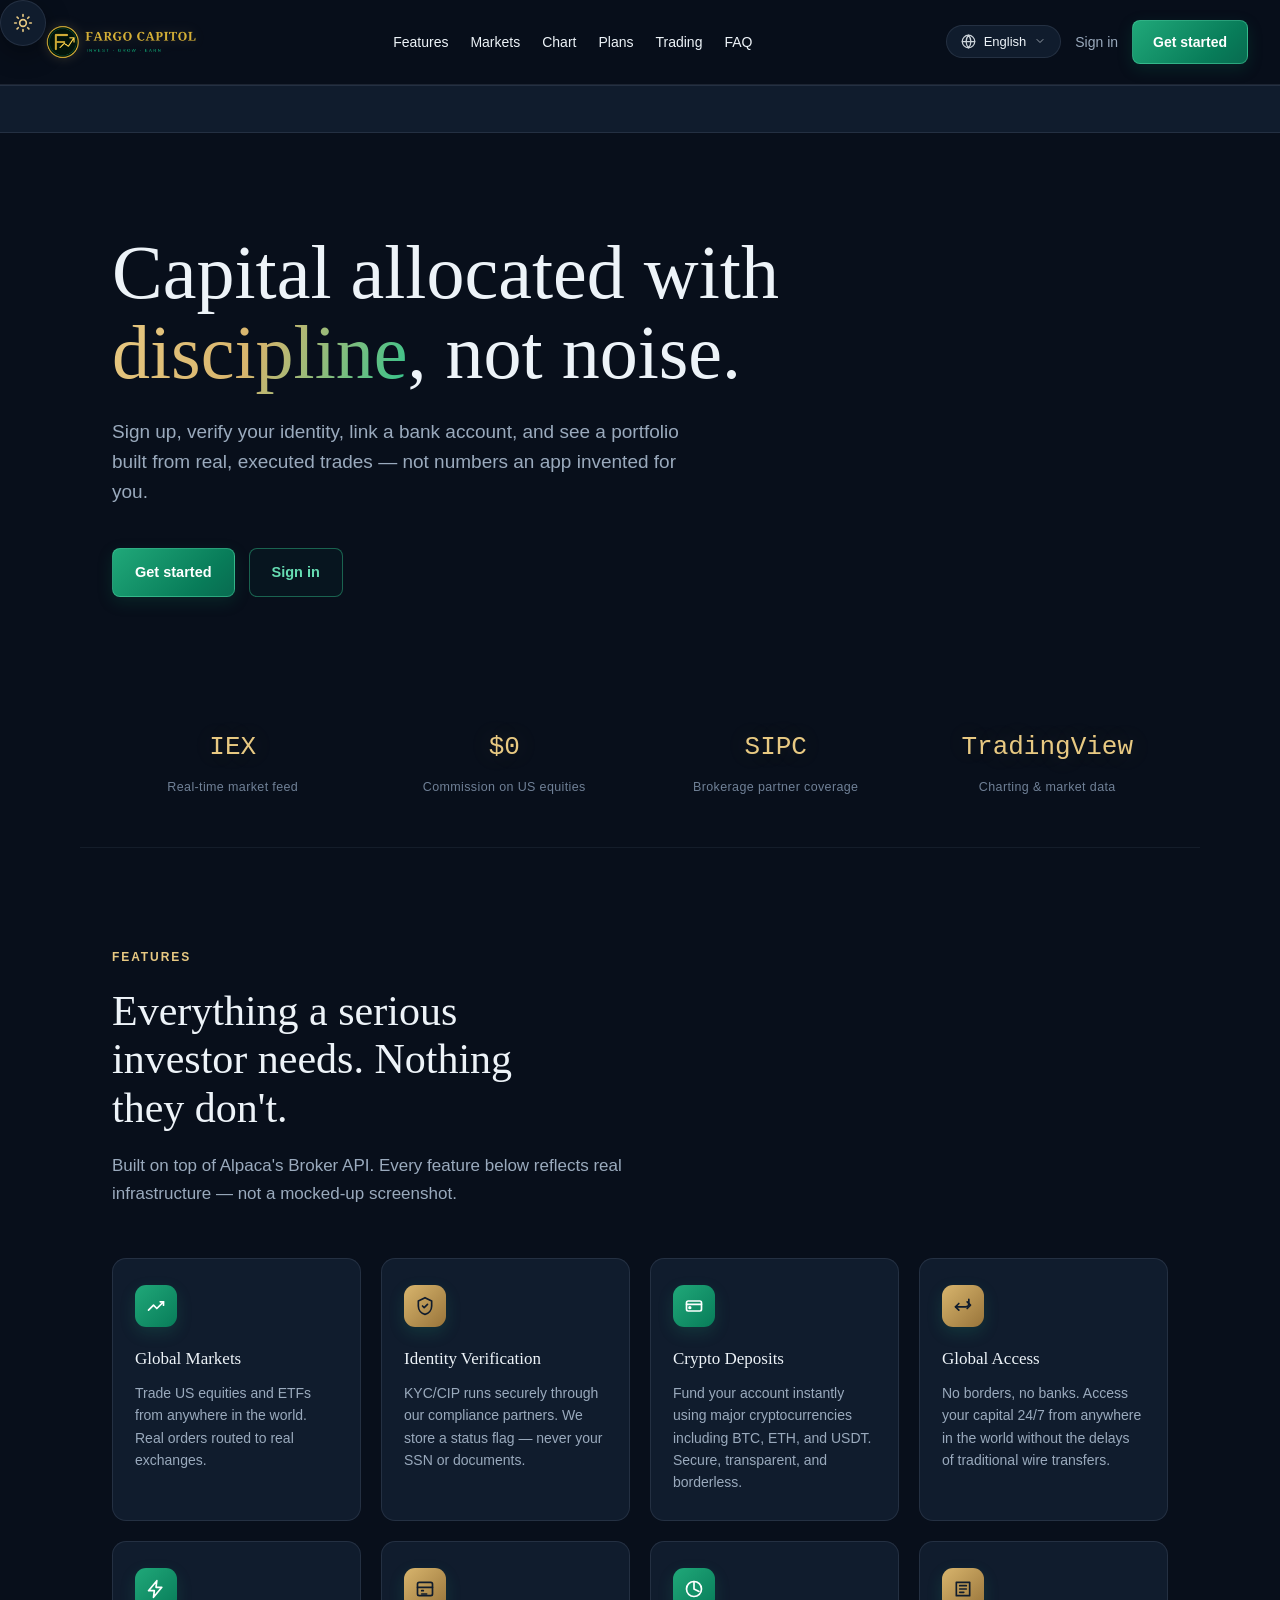
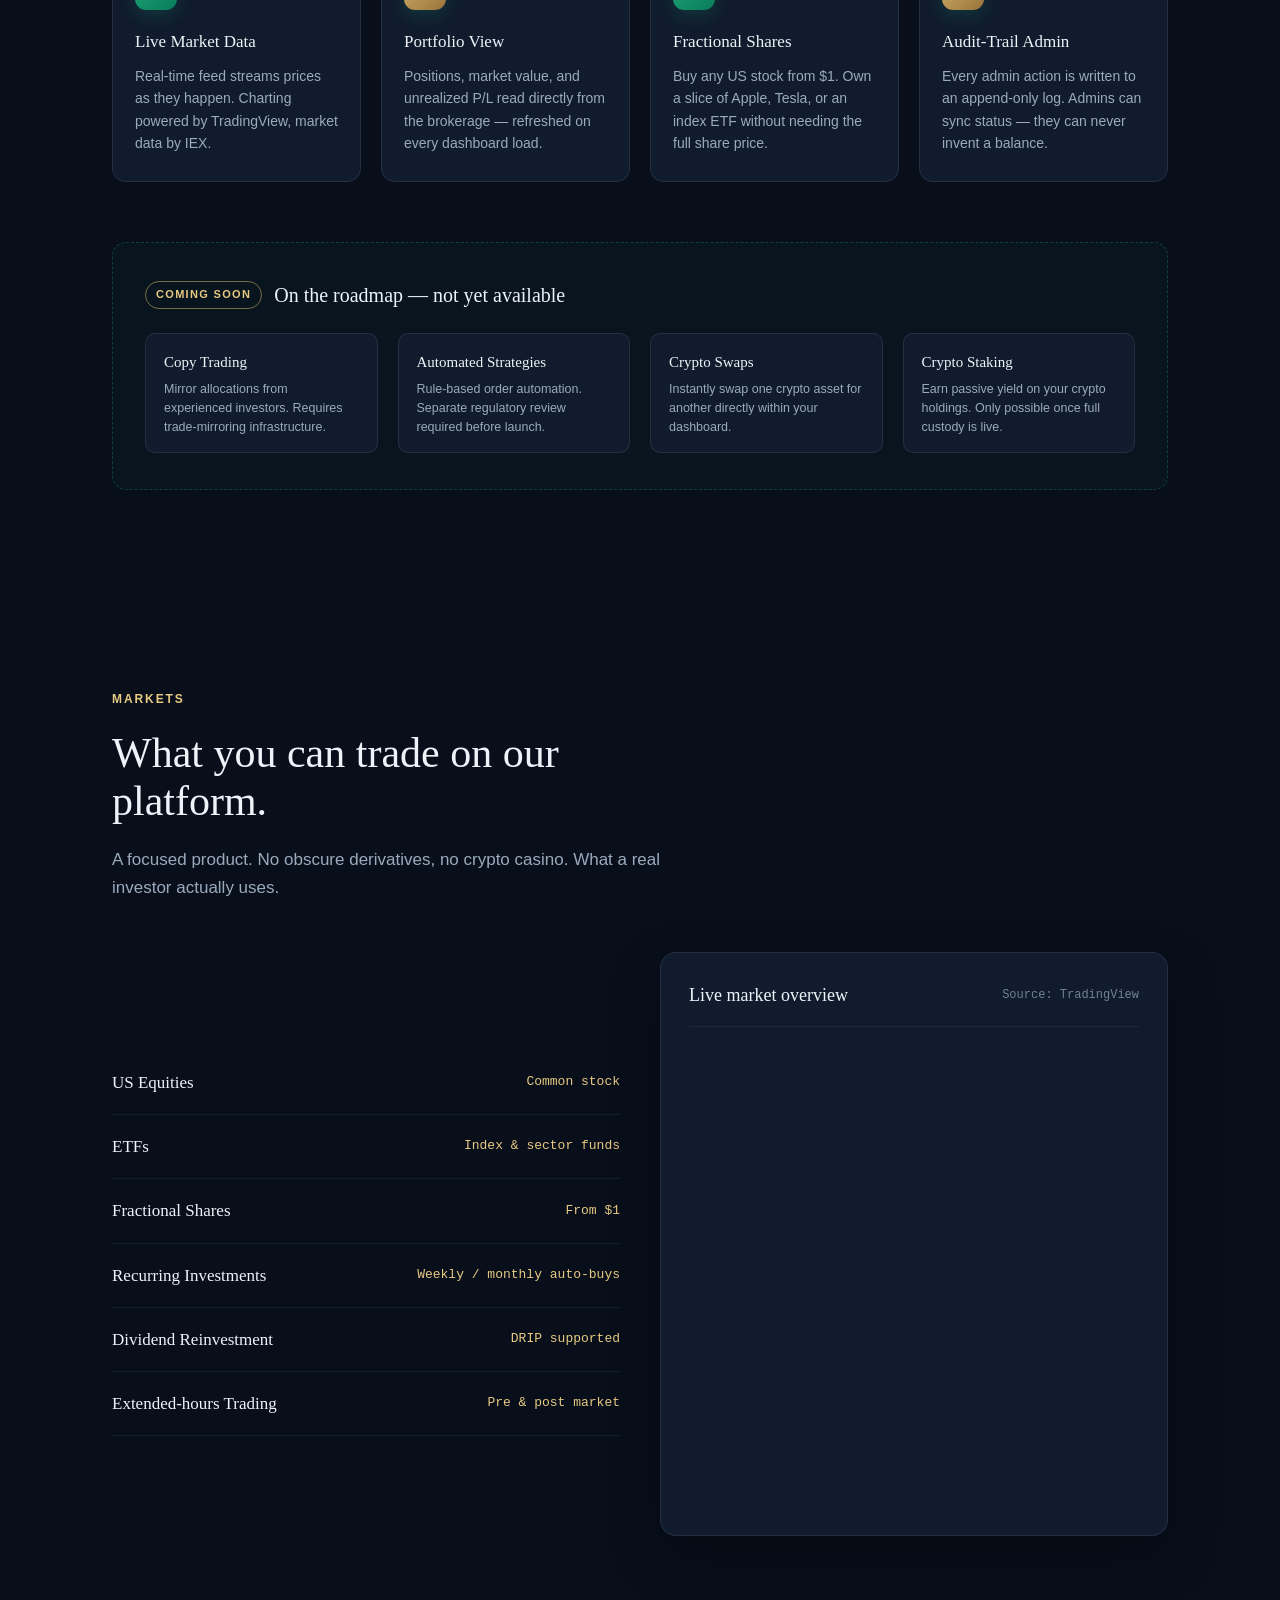
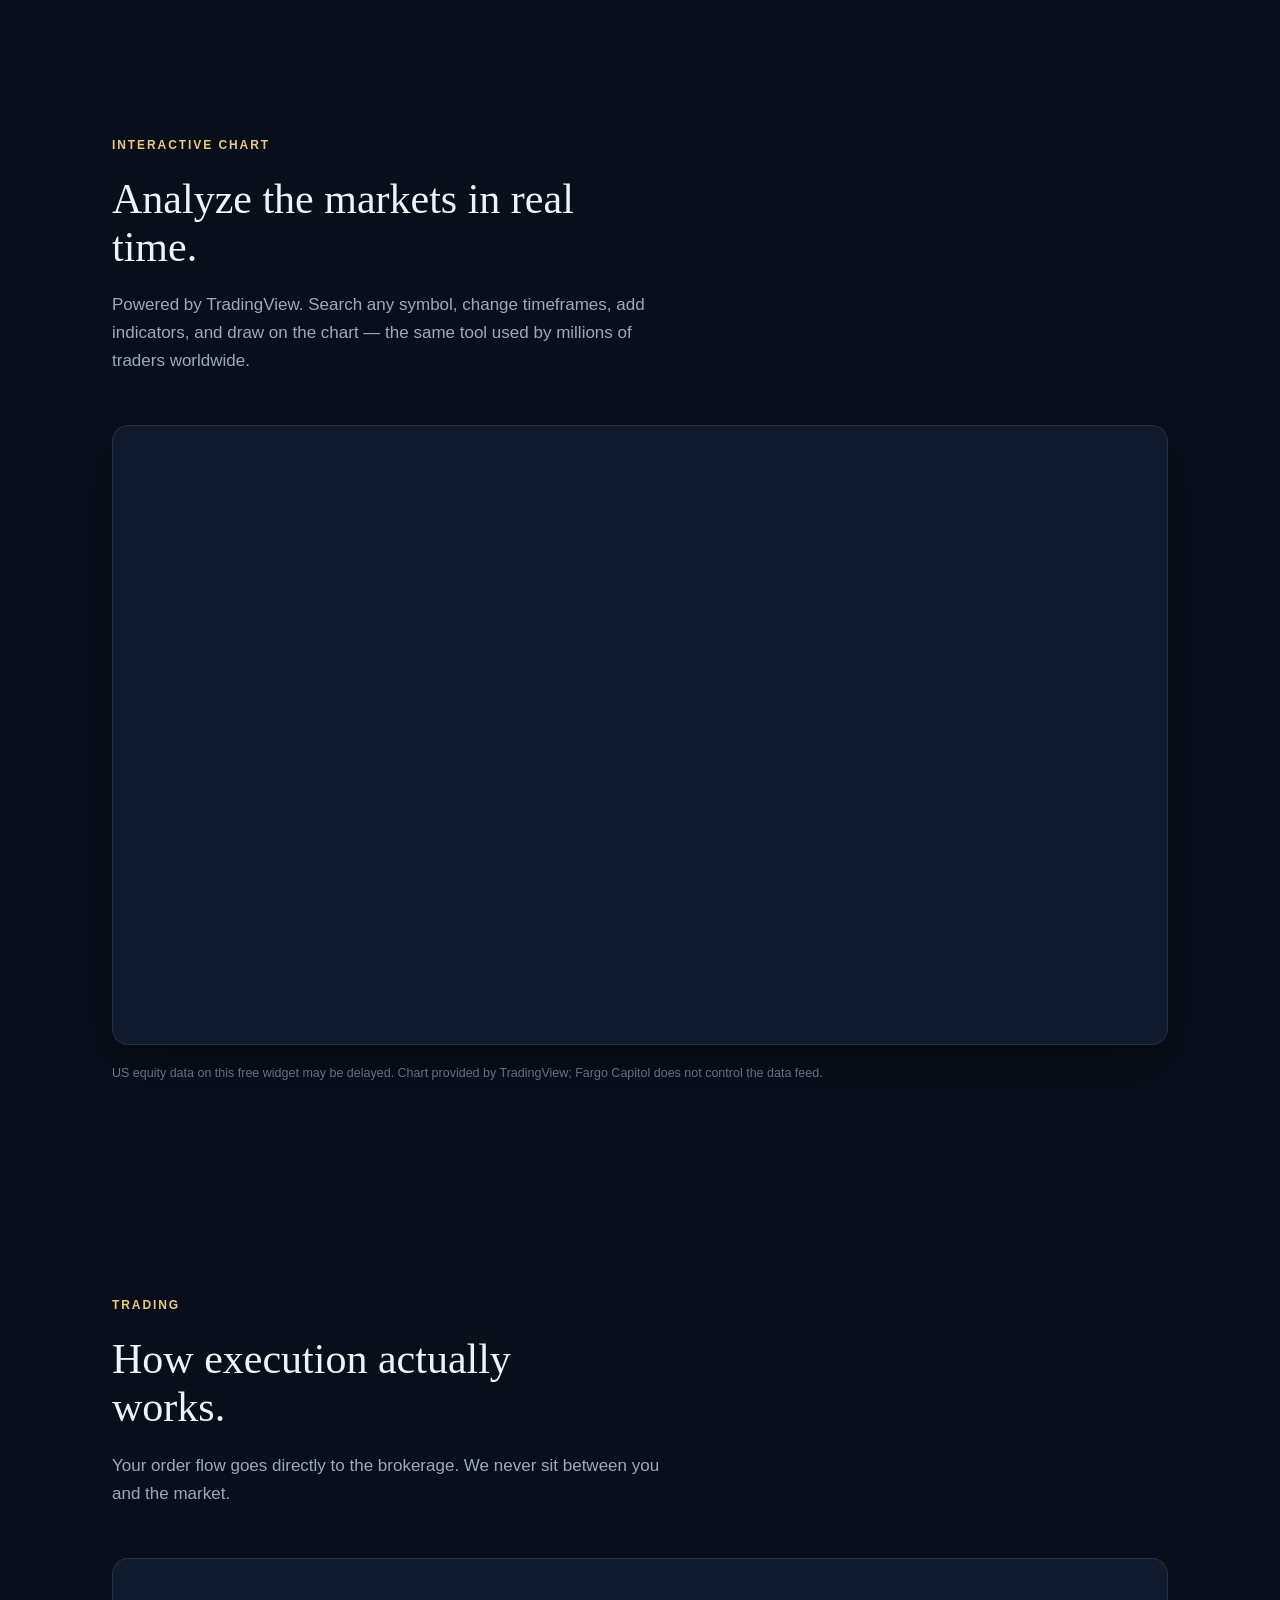
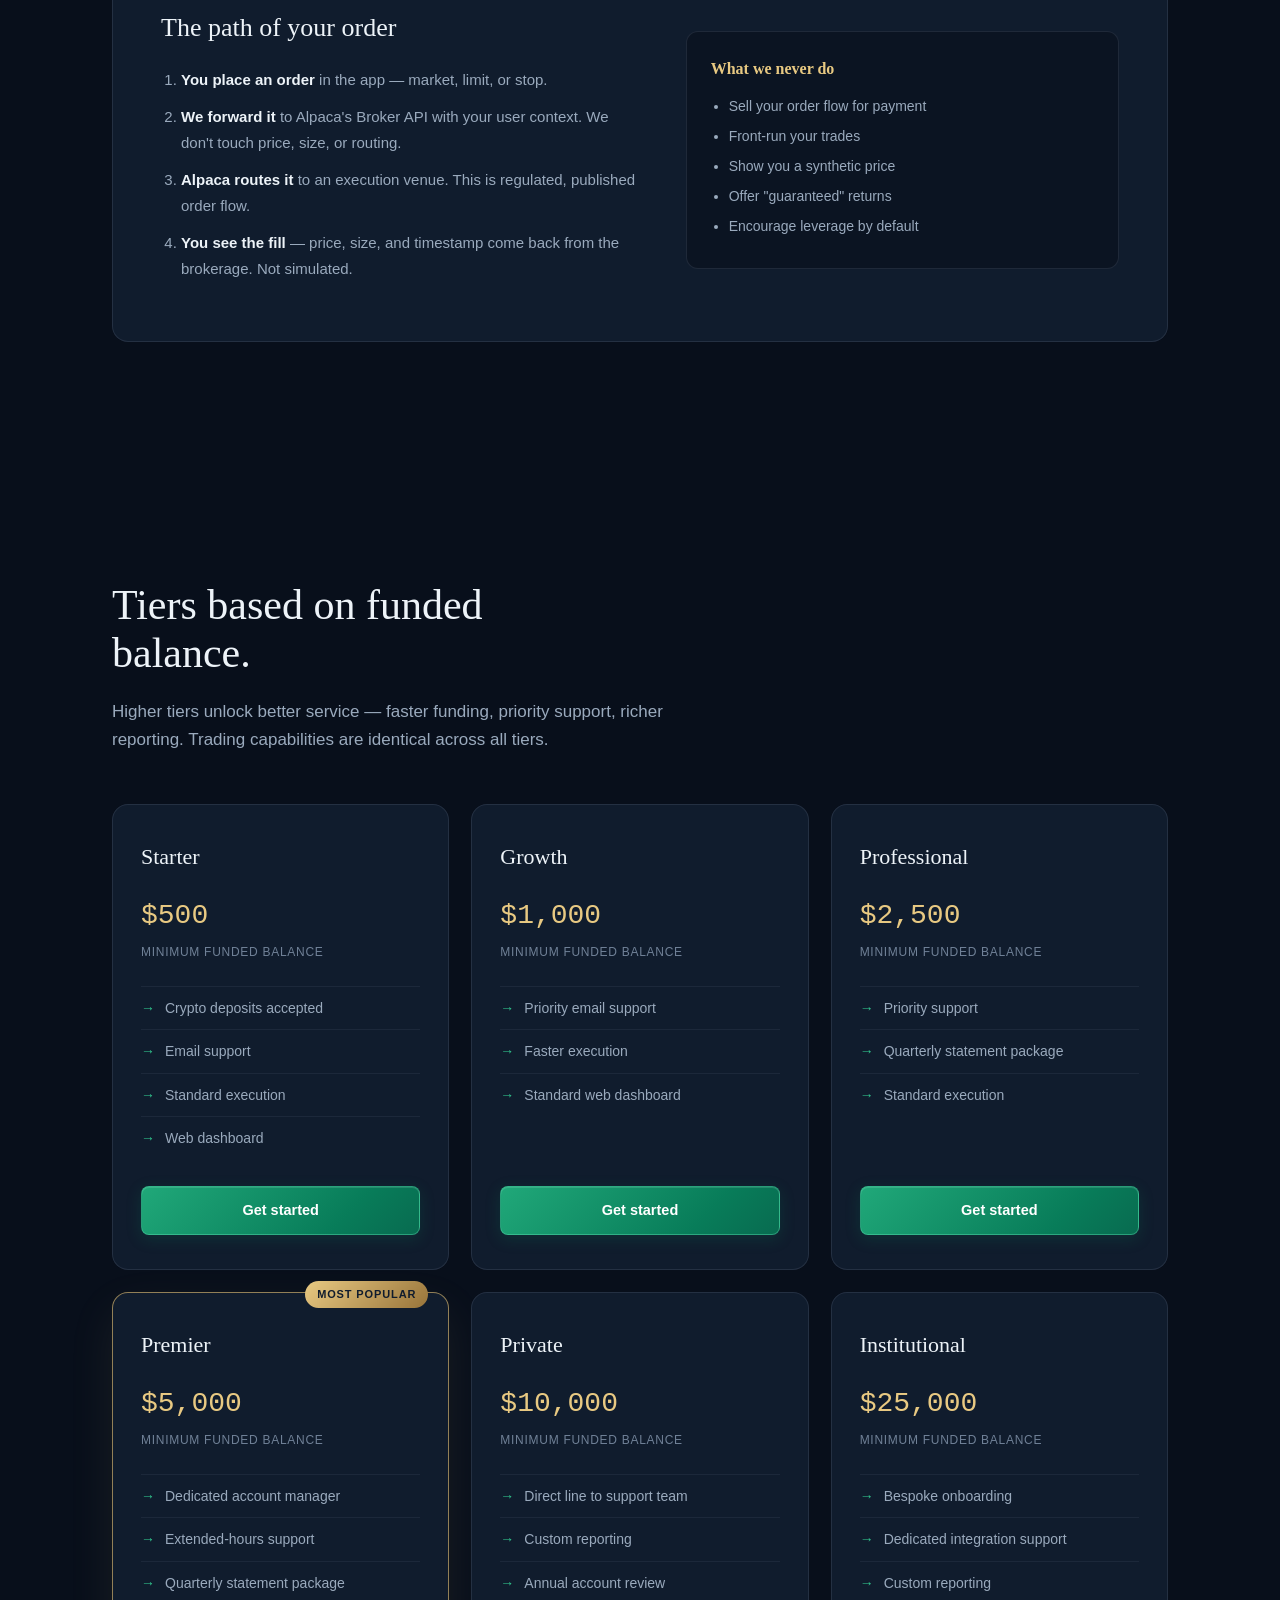
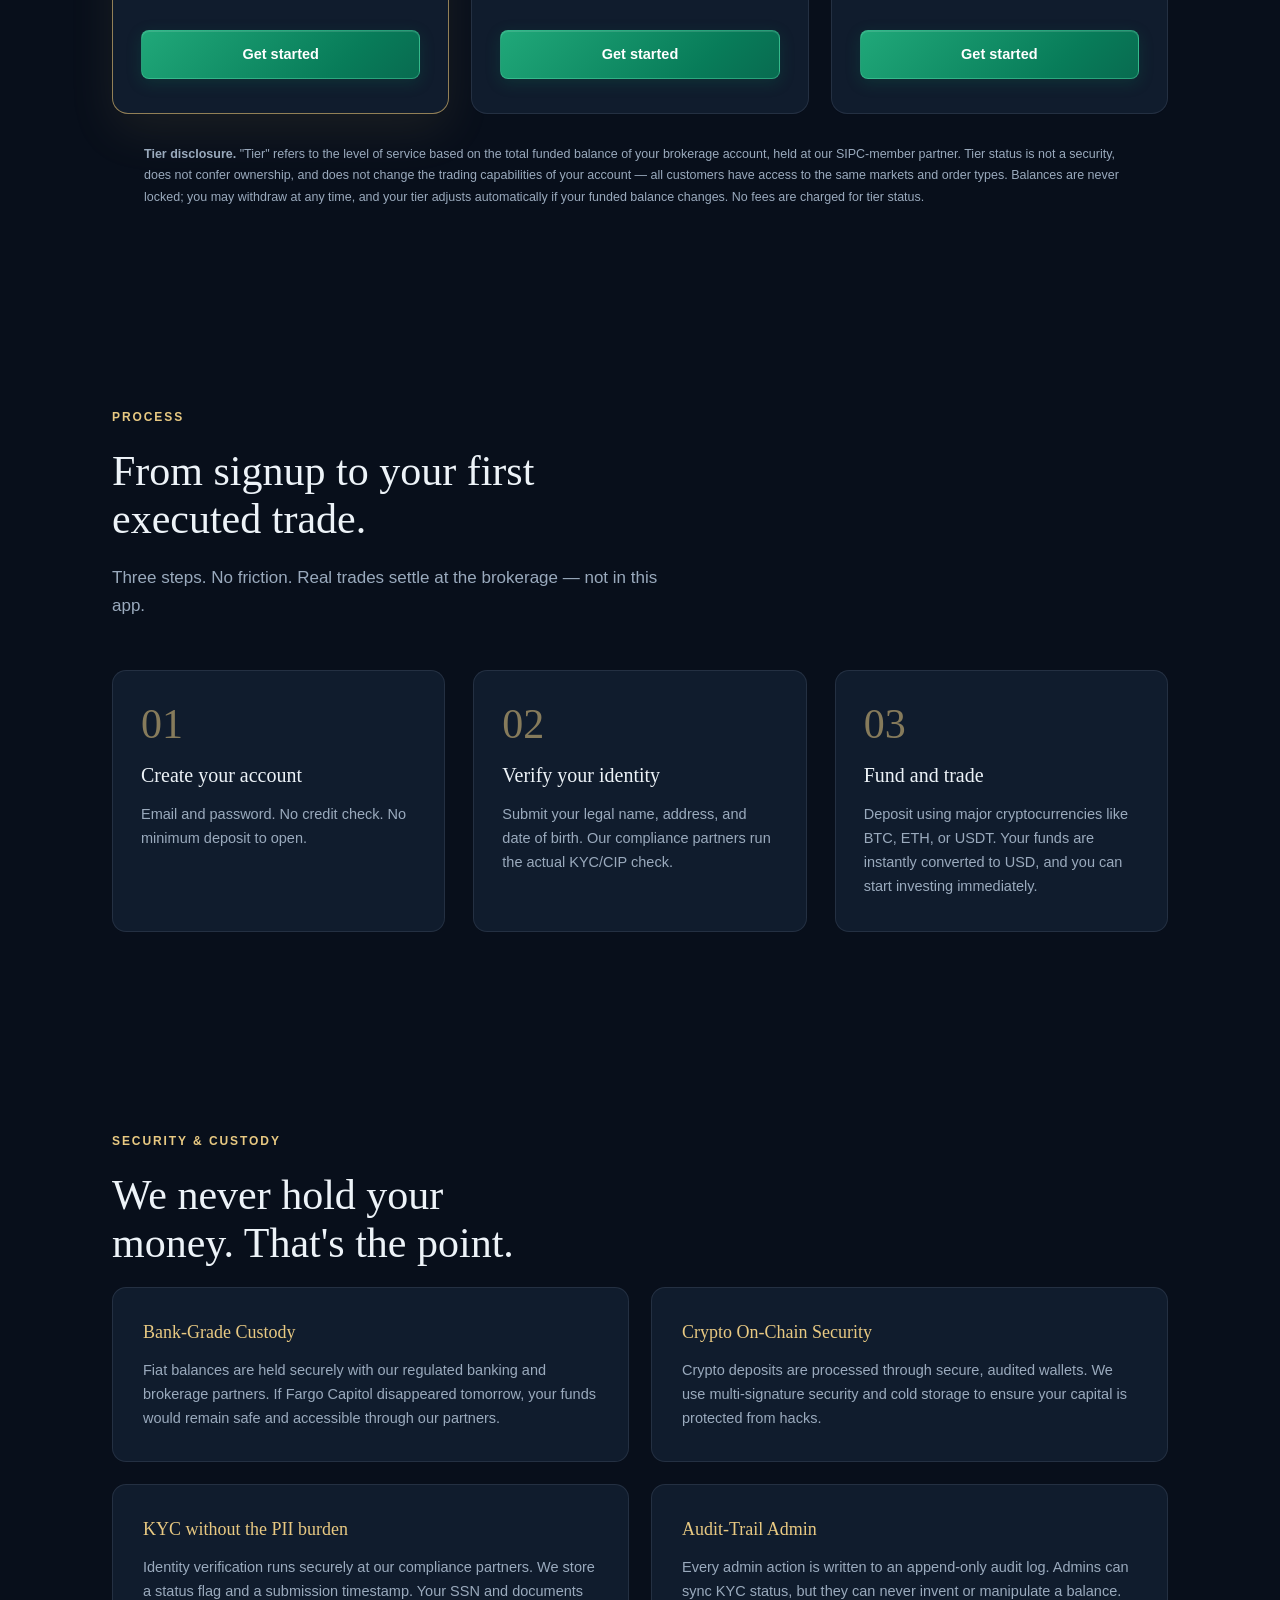
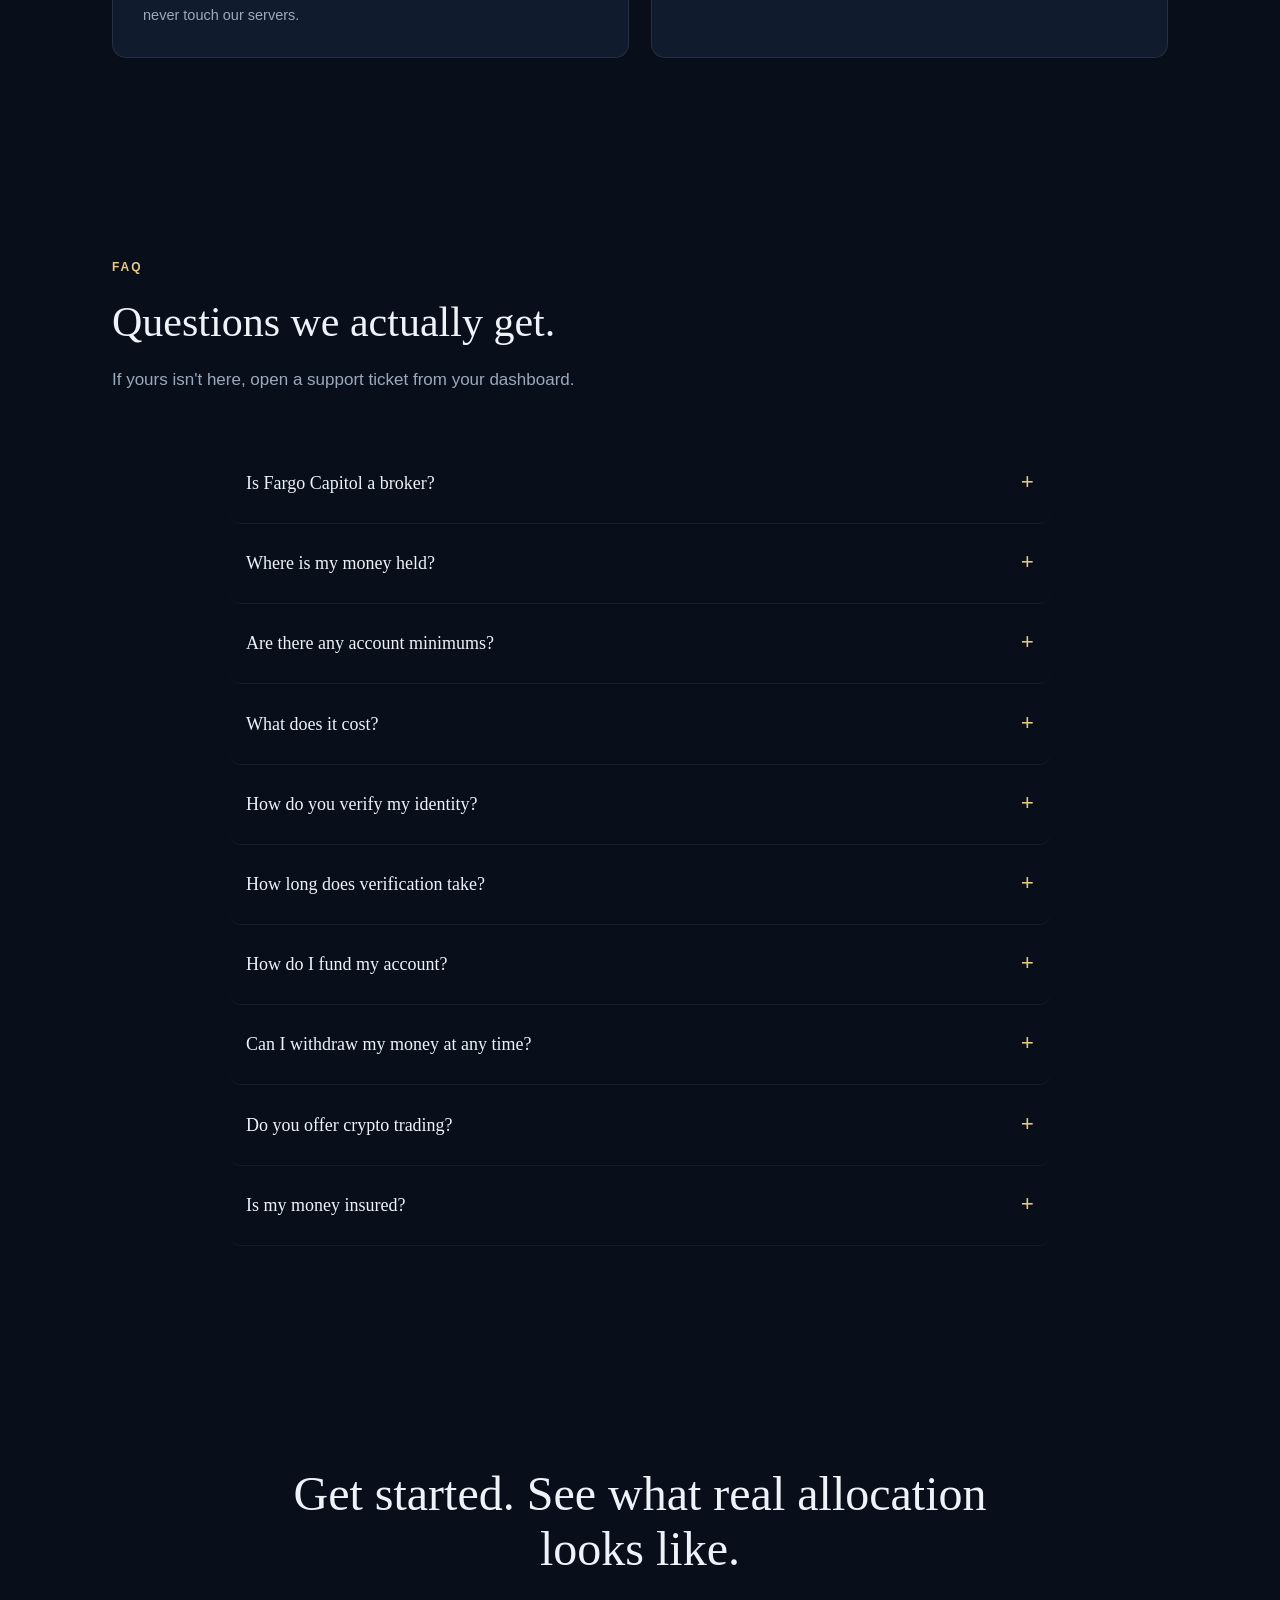
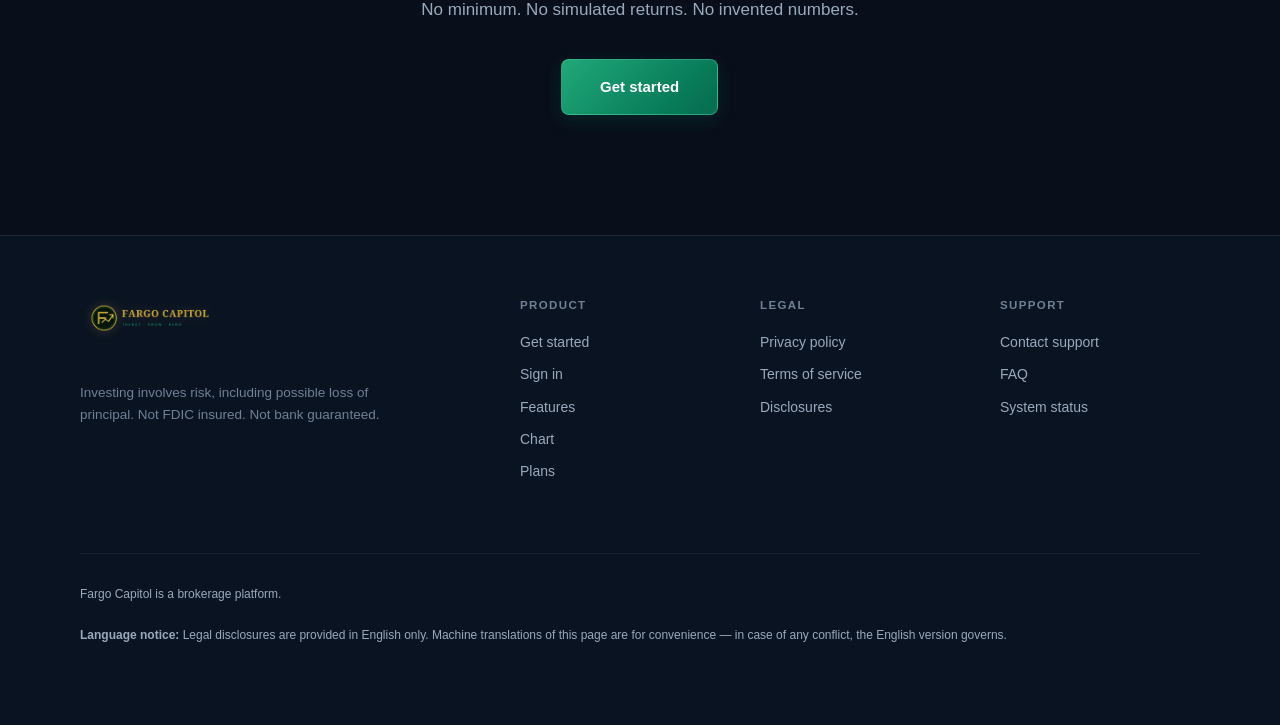
<file: index.html>
<!DOCTYPE html>
<html lang="en" data-theme="dark">
<head>
  <!-- PWA -->

<meta name="theme-color" content="#080f1b">
<meta name="apple-mobile-web-app-capable" content="yes">
<meta name="apple-mobile-web-app-status-bar-style" content="black-translucent">
<meta name="apple-mobile-web-app-title" content="Fargo Capitol">
<link rel="apple-touch-icon" href="/wsc-logo.png">
<link rel="icon" href="/wsc-logo.png">
<meta charset="UTF-8">
<meta name="viewport" content="width=device-width, initial-scale=1.0">
<title>Fargo Capitol — Capital allocated with discipline</title>
<script>
  (function(){
    var t = localStorage.getItem("wsc_theme") || "dark";
    document.documentElement.setAttribute("data-theme", t);
  })();
</script>
<link rel="stylesheet" href="/css/styles.css">
<style>
  /* ============================================================
     LANDING PAGE
     ============================================================ */
  .lp-shell { position: relative; z-index: 1; min-height: 100vh; }

  /* Nav */
  .lp-nav {
    position: sticky; top: 0; z-index: 10;
    padding: 18px 32px;
    display: flex; align-items: center; justify-content: space-between;
    border-bottom: 1px solid var(--line-soft);
    background: rgba(5, 11, 24, 0.72);
    backdrop-filter: blur(18px);
  }
  html[data-theme="light"] .lp-nav { background: rgba(240, 244, 251, 0.78); }
  .lp-nav-mark { font-family: var(--serif); font-size: 20px; color: var(--text); text-decoration: none; }
  .lp-nav-mark em { font-style: normal; color: var(--gold-bright); }
  .lp-nav-links { display: flex; align-items: center; gap: 22px; }
  .lp-nav-links a { color: var(--text-dim); text-decoration: none; font-size: 14px; transition: color 0.2s; }
  .lp-nav-links a:hover { color: var(--text); }


  /* Language selector */
  .lang-select { position: relative; }
  .lang-trigger {
    display: inline-flex; align-items: center; gap: 8px;
    padding: 8px 14px; border-radius: 20px;
    border: 1px solid var(--line); background: var(--panel);
    color: var(--text-dim); font-size: 13px; font-family: var(--sans);
    cursor: pointer; transition: all 0.2s;
  }
  .lang-trigger:hover {
    border-color: var(--gold); color: var(--text);
    box-shadow: 0 0 0 1px rgba(96, 165, 250, 0.25), 0 8px 22px rgba(59, 130, 246, 0.18);
  }
  .lang-trigger .globe { width: 15px; height: 15px; opacity: 0.85; }
  .lang-trigger .caret { width: 12px; height: 12px; opacity: 0.6; transition: transform 0.2s; }
  .lang-trigger.open .caret { transform: rotate(180deg); }

  /* Apple-style glass menu */
  .lang-menu {
    position: absolute; top: calc(100% + 10px); right: 0;
    min-width: 220px; max-height: 340px; overflow: hidden;
    display: none; flex-direction: column;
    background: rgba(15, 26, 48, 0.75);
    backdrop-filter: blur(28px) saturate(180%);
    -webkit-backdrop-filter: blur(28px) saturate(180%);
    border: 1px solid rgba(255, 255, 255, 0.12);
    border-radius: 16px;
    box-shadow: 0 24px 60px rgba(0,0,0,0.55), inset 0 1px 0 rgba(255,255,255,0.08);
    z-index: 50; padding: 6px;
    animation: langIn 0.18s ease-out;
  }
  html[data-theme="light"] .lang-menu {
    background: rgba(255, 255, 255, 0.78);
    border-color: rgba(0, 0, 0, 0.08);
    box-shadow: 0 24px 60px rgba(0,0,0,0.18), inset 0 1px 0 rgba(255,255,255,0.9);
  }
  .lang-menu.open { display: flex; }
  @keyframes langIn {
    from { opacity: 0; transform: translateY(-6px) scale(0.97); }
    to   { opacity: 1; transform: translateY(0) scale(1); }
  }
  .lang-menu .list { overflow-y: auto; }
  .lang-menu .list::-webkit-scrollbar { width: 6px; }
  .lang-menu .list::-webkit-scrollbar-thumb { background: rgba(255,255,255,0.15); border-radius: 3px; }
  html[data-theme="light"] .lang-menu .list::-webkit-scrollbar-thumb { background: rgba(0,0,0,0.15); }
  .lang-menu .item {
    padding: 10px 14px; font-size: 14px; color: var(--text);
    border-radius: 10px; cursor: pointer;
    display: flex; align-items: center; gap: 10px;
    transition: background 0.12s;
  }
  .lang-menu .item:hover, .lang-menu .item.active { background: rgba(96, 165, 250, 0.16); }
  .lang-menu .item .flag { font-size: 16px; }
  .lang-menu .item .native { font-size: 12.5px; color: var(--text-dimmer); margin-left: auto; }

  /* Hero */
  .lp-hero { max-width: 1120px; margin: 0 auto; padding: 100px 32px 80px; }
  .lp-hero h1 {
    font-family: var(--serif); font-weight: 500;
    font-size: clamp(40px, 6.5vw, 76px);
    line-height: 1.05; max-width: 18ch;
    margin: 0 0 24px; color: var(--text);
  }
  .lp-hero h1 em {
    font-style: normal;
    background: linear-gradient(135deg, var(--gold-bright), var(--gold) 60%, var(--gold-deep));
    -webkit-background-clip: text; background-clip: text; color: transparent;
  }
  .lp-hero .subhead { font-size: 19px; max-width: 56ch; color: var(--text-dim); margin: 0 0 40px; line-height: 1.6; }
  .lp-hero .actions { display: flex; gap: 14px; flex-wrap: wrap; }

  /* TradingView Ticker Tape wrapper */
  .tv-ticker-wrapper {
    color-scheme: light;
    border-top: 1px solid var(--line);
    border-bottom: 1px solid var(--line);
    background: var(--panel);
    backdrop-filter: blur(16px);
    padding: 0;
    overflow: hidden;
    min-height: 46px;
  }
  .tv-ticker-wrapper iframe { display: block; }

  /* Trust bar */
  .lp-trust { max-width: 1120px; margin: 0 auto; padding: 50px 32px; display: grid; grid-template-columns: repeat(4, 1fr); gap: 30px; border-bottom: 1px solid var(--line-soft); }
  @media (max-width: 800px) { .lp-trust { grid-template-columns: repeat(2, 1fr); } }
  .lp-trust-item { text-align: center; }
  .lp-trust-item .value { font-family: var(--mono); font-size: 26px; color: var(--gold-bright); margin-bottom: 8px; text-shadow: 0 0 24px var(--gold-glow); }
  .lp-trust-item .label { font-size: 12.5px; color: var(--text-dimmer); letter-spacing: 0.03em; }

  /* Section shell */
  .lp-section { max-width: 1120px; margin: 0 auto; padding: 100px 32px; }
  .lp-label { font-size: 12px; letter-spacing: 0.16em; text-transform: uppercase; color: var(--gold); margin-bottom: 20px; font-weight: 600; }
  .lp-section h2 { font-family: var(--serif); font-weight: 500; font-size: clamp(28px, 4vw, 42px); max-width: 22ch; margin: 0 0 20px; line-height: 1.15; color: var(--text); }
  .lp-section .lede { color: var(--text-dim); font-size: 17px; max-width: 60ch; line-height: 1.65; margin: 0 0 50px; }

  /* Features */
  .lp-features { display: grid; grid-template-columns: repeat(4, 1fr); gap: 20px; }
  @media (max-width: 1000px) { .lp-features { grid-template-columns: repeat(2, 1fr); } }
  @media (max-width: 560px)  { .lp-features { grid-template-columns: 1fr; } }
  .lp-feature {
    background: var(--panel); border: 1px solid var(--line);
    border-radius: 14px; padding: 26px 22px;
    backdrop-filter: blur(20px);
    transition: transform 0.35s ease, border-color 0.35s ease, box-shadow 0.35s ease;
    display: flex; flex-direction: column;
  }
  .lp-feature:hover { transform: translateY(-6px); }
  .lp-feature .ico {
    width: 42px; height: 42px; border-radius: 11px;
    display: flex; align-items: center; justify-content: center;
    margin-bottom: 18px; color: #FFFFFF;
    transition: transform 0.35s ease;
  }
  .lp-feature:hover .ico { transform: scale(1.08) rotate(-4deg); }
  .lp-feature .ico svg { width: 20px; height: 20px; }
  .lp-feature[data-color="blue"]   .ico { background: linear-gradient(135deg, #60A5FA, #1D4ED8); }
  .lp-feature[data-color="green"]  .ico { background: linear-gradient(135deg, #4ADE80, #15803D); }
  .lp-feature[data-color="purple"] .ico { background: linear-gradient(135deg, #C084FC, #7E22CE); }
  .lp-feature[data-color="amber"]  .ico { background: linear-gradient(135deg, #FBBF24, #B45309); }
  .lp-feature[data-color="rose"]   .ico { background: linear-gradient(135deg, #FB7185, #BE123C); }
  .lp-feature[data-color="cyan"]   .ico { background: linear-gradient(135deg, #22D3EE, #0E7490); }
  .lp-feature[data-color="indigo"] .ico { background: linear-gradient(135deg, #818CF8, #3730A3); }
  .lp-feature[data-color="teal"]   .ico { background: linear-gradient(135deg, #2DD4BF, #0F766E); }
  .lp-feature[data-color="blue"]:hover {
    border-color: #60A5FA;
    box-shadow: 0 0 0 1px rgba(96,165,250,0.35), 0 20px 40px rgba(96,165,250,0.25), 0 0 60px rgba(96,165,250,0.18);
  }
  .lp-feature[data-color="green"]:hover {
    border-color: #4ADE80;
    box-shadow: 0 0 0 1px rgba(74,222,128,0.35), 0 20px 40px rgba(74,222,128,0.25), 0 0 60px rgba(74,222,128,0.18);
  }
  .lp-feature[data-color="purple"]:hover {
    border-color: #C084FC;
    box-shadow: 0 0 0 1px rgba(192,132,252,0.35), 0 20px 40px rgba(192,132,252,0.25), 0 0 60px rgba(192,132,252,0.18);
  }
  .lp-feature[data-color="amber"]:hover {
    border-color: #FBBF24;
    box-shadow: 0 0 0 1px rgba(251,191,36,0.35), 0 20px 40px rgba(251,191,36,0.25), 0 0 60px rgba(251,191,36,0.18);
  }
  .lp-feature[data-color="rose"]:hover {
    border-color: #FB7185;
    box-shadow: 0 0 0 1px rgba(251,113,133,0.35), 0 20px 40px rgba(251,113,133,0.25), 0 0 60px rgba(251,113,133,0.18);
  }
  .lp-feature[data-color="cyan"]:hover {
    border-color: #22D3EE;
    box-shadow: 0 0 0 1px rgba(34,211,238,0.35), 0 20px 40px rgba(34,211,238,0.25), 0 0 60px rgba(34,211,238,0.18);
  }
  .lp-feature[data-color="indigo"]:hover {
    border-color: #818CF8;
    box-shadow: 0 0 0 1px rgba(129,140,248,0.35), 0 20px 40px rgba(129,140,248,0.25), 0 0 60px rgba(129,140,248,0.18);
  }
  .lp-feature[data-color="teal"]:hover {
    border-color: #2DD4BF;
    box-shadow: 0 0 0 1px rgba(45,212,191,0.35), 0 20px 40px rgba(45,212,191,0.25), 0 0 60px rgba(45,212,191,0.18);
  }
  .lp-feature h3 { font-family: var(--serif); font-size: 17px; font-weight: 500; margin: 0 0 10px; color: var(--text); }
  .lp-feature p { color: var(--text-dim); font-size: 14px; line-height: 1.6; margin: 0; flex: 1; }

  /* Coming soon */
  .lp-soon { margin-top: 60px; padding: 36px 32px; border: 1px dashed var(--line); border-radius: 14px; background: rgba(59, 130, 246, 0.03); }
  .lp-soon-head { display: flex; align-items: center; gap: 12px; margin-bottom: 22px; }
  .lp-soon-head .badge { font-size: 11px; letter-spacing: 0.12em; text-transform: uppercase; color: var(--gold-bright); border: 1px solid var(--gold); padding: 4px 10px; border-radius: 20px; font-weight: 600; }
  .lp-soon-head h3 { font-family: var(--serif); font-size: 20px; font-weight: 500; margin: 0; color: var(--text); }
  .lp-soon-list { display: grid; grid-template-columns: repeat(4, 1fr); gap: 20px; }
  @media (max-width: 900px) { .lp-soon-list { grid-template-columns: repeat(2, 1fr); } }
  @media (max-width: 560px) { .lp-soon-list { grid-template-columns: 1fr; } }
  .lp-soon-item { padding: 16px 18px; border-radius: 10px; background: var(--panel); border: 1px solid var(--line); transition: transform 0.3s ease, border-color 0.3s ease, box-shadow 0.3s ease; }
  .lp-soon-item:hover { transform: translateY(-4px); border-color: var(--gold); box-shadow: 0 0 0 1px rgba(96,165,250,0.25), 0 16px 36px rgba(59,130,246,0.22), 0 0 50px rgba(59,130,246,0.15); }
  .lp-soon-item .name { font-family: var(--serif); font-size: 15px; color: var(--text); margin-bottom: 6px; }
  .lp-soon-item .desc { font-size: 12.5px; color: var(--text-dimmer); line-height: 1.5; }

  /* Markets */
  .lp-markets { display: grid; grid-template-columns: 1fr 1fr; gap: 40px; align-items: center; }
  @media (max-width: 800px) { .lp-markets { grid-template-columns: 1fr; } }
  .lp-markets-list { list-style: none; padding: 0; margin: 0; }
  .lp-markets-list li { padding: 18px 0; border-bottom: 1px solid var(--line-soft); display: flex; justify-content: space-between; align-items: center; color: var(--text-dim); font-size: 15px; transition: padding-left 0.25s ease, color 0.25s ease; }
  .lp-markets-list li:hover { padding-left: 8px; color: var(--text); }
  .lp-markets-list li strong { color: var(--text); font-family: var(--serif); font-size: 17px; font-weight: 500; }
  .lp-markets-list li span { font-family: var(--mono); font-size: 13px; color: var(--gold-bright); }

  /* TradingView chart wrapper */
  .tv-embed-container {
    color-scheme: light;
    width: 100%;
    height: 620px;
    border-radius: 16px;
    overflow: hidden;
    border: 1px solid var(--line);
    background: var(--panel-solid);
    box-shadow: 0 20px 50px rgba(0, 0, 0, 0.35);
    transition: border-color 0.35s ease, box-shadow 0.35s ease;
  }
  .tv-embed-container:hover {
    border-color: var(--gold);
    box-shadow: 0 0 0 1px rgba(96,165,250,0.3),
                0 24px 52px rgba(59,130,246,0.26),
                0 0 80px rgba(59,130,246,0.16);
  }
  @media (max-width: 700px) { .tv-embed-container { height: 460px; border-radius: 12px; } }
  .tv-embed-container .tradingview-widget-container__widget { width: 100%; height: 100%; }

  /* Live market card */
  .lp-market-card { background: var(--panel); border: 1px solid var(--line); border-radius: 16px; padding: 28px; backdrop-filter: blur(20px); box-shadow: 0 20px 50px rgba(0,0,0,0.35); transition: border-color 0.35s ease, box-shadow 0.35s ease; }
  .lp-market-card:hover { border-color: var(--gold); box-shadow: 0 0 0 1px rgba(96,165,250,0.3), 0 24px 52px rgba(59,130,246,0.26), 0 0 80px rgba(59,130,246,0.16); }
  .lp-market-head { display: flex; align-items: center; justify-content: space-between; margin-bottom: 20px; padding-bottom: 16px; border-bottom: 1px solid var(--line-soft); }
  .lp-market-head h3 { font-family: var(--serif); font-size: 18px; font-weight: 500; margin: 0; }
  .lp-market-head .meta { font-size: 12px; color: var(--text-dimmer); font-family: var(--mono); }

  /* Override tv-embed-container styles for the market overview card */
  .tv-market-overview {
    height: 460px !important;
    border: 0 !important;
    box-shadow: none !important;
    background: transparent !important;
    border-radius: 0 !important;
  }
  .tv-market-overview:hover {
    box-shadow: none !important;
  }

  /* Trading */
  .lp-trading { background: var(--panel); border: 1px solid var(--line); border-radius: 16px; padding: 48px; backdrop-filter: blur(20px); display: grid; grid-template-columns: 1.1fr 1fr; gap: 48px; align-items: center; transition: border-color 0.35s ease, box-shadow 0.35s ease; }
  .lp-trading:hover { border-color: var(--gold); box-shadow: 0 0 0 1px rgba(96,165,250,0.25), 0 24px 48px rgba(59,130,246,0.22), 0 0 80px rgba(59,130,246,0.15); }
  @media (max-width: 800px) { .lp-trading { grid-template-columns: 1fr; padding: 32px; } }
  .lp-trading h3 { font-family: var(--serif); font-size: 26px; font-weight: 500; margin: 0 0 18px; }
  .lp-trading ol { padding-left: 20px; margin: 0; }
  .lp-trading ol li { color: var(--text-dim); line-height: 1.7; margin-bottom: 12px; font-size: 15px; }
  .lp-trading ol li strong { color: var(--text); }
  .lp-trading .side { background: rgba(0,0,0,0.3); border: 1px solid var(--line); border-radius: 12px; padding: 24px; }
  html[data-theme="light"] .lp-trading .side { background: rgba(255,255,255,0.5); }
  .lp-trading .side h4 { font-family: var(--serif); font-size: 16px; margin: 0 0 14px; color: var(--gold-bright); }
  .lp-trading .side ul { padding-left: 18px; margin: 0; }
  .lp-trading .side ul li { color: var(--text-dim); font-size: 14px; line-height: 1.7; margin-bottom: 6px; }

  /* Plans */
  .lp-plans { display: grid; grid-template-columns: repeat(3, 1fr); gap: 22px; }
  @media (max-width: 1000px) { .lp-plans { grid-template-columns: 1fr 1fr; } }
  @media (max-width: 640px) { .lp-plans { grid-template-columns: 1fr; } }
  .lp-plan { background: var(--panel); border: 1px solid var(--line); border-radius: 16px; padding: 34px 28px; backdrop-filter: blur(20px); position: relative; transition: transform 0.35s ease, border-color 0.35s ease, box-shadow 0.35s ease; display: flex; flex-direction: column; }
  .lp-plan:hover { transform: translateY(-6px); border-color: var(--gold); box-shadow: 0 0 0 1px rgba(96,165,250,0.3), 0 24px 52px rgba(59,130,246,0.28), 0 0 80px rgba(59,130,246,0.18); }
  .lp-plan.featured { border-color: var(--gold); box-shadow: 0 20px 60px var(--gold-glow); }
  .lp-plan.featured:hover { box-shadow: 0 0 0 1px rgba(96,165,250,0.45), 0 28px 60px rgba(59,130,246,0.38), 0 0 100px rgba(59,130,246,0.28); }
  .lp-plan .tag { position: absolute; top: -12px; right: 20px; background: linear-gradient(135deg, var(--gold-bright), var(--gold-deep)); color: #FFFFFF; font-size: 11px; font-weight: 700; letter-spacing: 0.08em; text-transform: uppercase; padding: 5px 12px; border-radius: 20px; }
  .lp-plan h3 { font-family: var(--serif); font-size: 22px; font-weight: 500; margin: 0 0 6px; }
  .lp-plan .minimum { font-family: var(--mono); font-size: 28px; color: var(--gold-bright); margin: 14px 0 4px; }
  .lp-plan .minimum-label { font-size: 12px; color: var(--text-dimmer); letter-spacing: 0.06em; text-transform: uppercase; margin-bottom: 24px; }
  .lp-plan ul { list-style: none; padding: 0; margin: 0 0 26px; flex: 1; }
  .lp-plan ul li { padding: 10px 0; border-top: 1px solid var(--line-soft); color: var(--text-dim); font-size: 14px; display: flex; gap: 10px; align-items: flex-start; }
  .lp-plan ul li::before { content: "→"; color: var(--gold); flex-shrink: 0; }

  /* Process */
  .lp-steps { display: grid; grid-template-columns: repeat(3, 1fr); gap: 28px; }
  @media (max-width: 800px) { .lp-steps { grid-template-columns: 1fr; } }
  .lp-step { background: var(--panel); border: 1px solid var(--line); border-radius: 14px; padding: 32px 28px; backdrop-filter: blur(20px); transition: transform 0.35s ease, border-color 0.35s ease, box-shadow 0.35s ease; }
  .lp-step:hover { transform: translateY(-6px); border-color: var(--gold); box-shadow: 0 0 0 1px rgba(96,165,250,0.3), 0 24px 52px rgba(59,130,246,0.26), 0 0 80px rgba(59,130,246,0.16); }
  .lp-step .num { font-family: var(--serif); font-size: 42px; color: var(--gold); opacity: 0.55; margin-bottom: 14px; line-height: 1; }
  .lp-step h3 { font-family: var(--serif); font-size: 20px; font-weight: 500; margin: 0 0 12px; color: var(--text); }
  .lp-step p { color: var(--text-dim); font-size: 14.5px; line-height: 1.65; margin: 0; }

  /* Security */
  .lp-security { display: grid; grid-template-columns: repeat(2, 1fr); gap: 22px; }
  @media (max-width: 800px) { .lp-security { grid-template-columns: 1fr; } }
  .lp-security-card { background: var(--panel); border: 1px solid var(--line); border-radius: 14px; padding: 30px; backdrop-filter: blur(20px); transition: transform 0.35s ease, border-color 0.35s ease, box-shadow 0.35s ease; }
  .lp-security-card:hover { transform: translateY(-5px); border-color: var(--gold); box-shadow: 0 0 0 1px rgba(96,165,250,0.3), 0 22px 48px rgba(59,130,246,0.26), 0 0 70px rgba(59,130,246,0.16); }
  .lp-security-card h3 { font-family: var(--serif); font-size: 18px; font-weight: 500; margin: 0 0 12px; color: var(--gold-bright); }
  .lp-security-card p { color: var(--text-dim); font-size: 14.5px; line-height: 1.65; margin: 0; }

  /* FAQ */
  .lp-faq { max-width: 820px; margin: 0 auto; }
  .lp-faq-item { border-bottom: 1px solid var(--line-soft); padding: 22px 16px; border-radius: 10px; transition: background 0.3s ease, box-shadow 0.3s ease, border-color 0.3s ease; }
  .lp-faq-item:hover { background: rgba(59, 130, 246, 0.04); box-shadow: 0 0 0 1px rgba(96,165,250,0.18), 0 8px 26px rgba(59,130,246,0.12); }
  .lp-faq-item summary { cursor: pointer; font-family: var(--serif); font-size: 18px; color: var(--text); font-weight: 500; list-style: none; display: flex; justify-content: space-between; align-items: center; gap: 16px; }
  .lp-faq-item summary::-webkit-details-marker { display: none; }
  .lp-faq-item summary::after { content: "+"; font-family: var(--mono); font-size: 22px; color: var(--gold); transition: transform 0.2s; }
  .lp-faq-item[open] summary::after { transform: rotate(45deg); }
  .lp-faq-item p { color: var(--text-dim); font-size: 15px; line-height: 1.7; margin: 16px 0 0; }

  /* CTA */
  .lp-cta { text-align: center; padding: 120px 32px; max-width: 800px; margin: 0 auto; }
  .lp-cta h2 { font-family: var(--serif); font-weight: 500; font-size: clamp(30px, 5vw, 48px); margin: 0 0 20px; line-height: 1.15; }
  .lp-cta p { color: var(--text-dim); font-size: 17px; margin: 0 0 36px; line-height: 1.6; }

  /* Footer */
  .lp-footer { border-top: 1px solid var(--line-soft); padding: 60px 32px 80px; background: rgba(5, 11, 24, 0.5); backdrop-filter: blur(16px); }
  html[data-theme="light"] .lp-footer { background: rgba(240, 244, 251, 0.6); }
  .lp-footer-grid { max-width: 1120px; margin: 0 auto; display: grid; grid-template-columns: 2fr 1fr 1fr 1fr; gap: 40px; }
  @media (max-width: 700px) { .lp-footer-grid { grid-template-columns: 1fr 1fr; } }
  .lp-footer-grid h4 { font-size: 11.5px; letter-spacing: 0.12em; text-transform: uppercase; color: var(--text-dimmer); margin: 0 0 16px; font-family: var(--sans); font-weight: 600; }
  .lp-footer-grid a { display: block; color: var(--text-dim); text-decoration: none; font-size: 14px; margin-bottom: 10px; transition: color 0.2s; }
  .lp-footer-grid a:hover { color: var(--gold-bright); }
  .lp-disclosure { max-width: 1120px; margin: 60px auto 0; padding-top: 30px; border-top: 1px solid var(--line-soft); font-size: 12px; color: var(--text-dimmer); line-height: 1.7; }

  .lp-tier-disclosure { max-width: 1120px; margin: 30px auto 0; padding: 0 32px; font-size: 12.5px; color: var(--text-dimmer); line-height: 1.7; }

  /* Reveal animations */
  .reveal { opacity: 0; transform: translateY(40px); transition: opacity 0.75s cubic-bezier(0.22, 1, 0.36, 1), transform 0.75s cubic-bezier(0.22, 1, 0.36, 1); will-change: opacity, transform; }
  .reveal.is-visible { opacity: 1; transform: translateY(0); }
  .reveal-stagger > * { opacity: 0; transform: translateY(40px); transition: opacity 0.7s cubic-bezier(0.22, 1, 0.36, 1), transform 0.7s cubic-bezier(0.22, 1, 0.36, 1); }
  .reveal-stagger.is-visible > * { opacity: 1; transform: translateY(0); }
  .reveal-stagger.is-visible > *:nth-child(1) { transition-delay: 0.00s; }
  .reveal-stagger.is-visible > *:nth-child(2) { transition-delay: 0.06s; }
  .reveal-stagger.is-visible > *:nth-child(3) { transition-delay: 0.12s; }
  .reveal-stagger.is-visible > *:nth-child(4) { transition-delay: 0.18s; }
  .reveal-stagger.is-visible > *:nth-child(5) { transition-delay: 0.24s; }
  .reveal-stagger.is-visible > *:nth-child(6) { transition-delay: 0.30s; }
  .reveal-stagger.is-visible > *:nth-child(7) { transition-delay: 0.36s; }
  .reveal-stagger.is-visible > *:nth-child(8) { transition-delay: 0.42s; }
  .reveal-hero { opacity: 0; transform: translateY(60px); transition: opacity 1.1s cubic-bezier(0.22, 1, 0.36, 1), transform 1.1s cubic-bezier(0.22, 1, 0.36, 1); }
  .reveal-hero.is-visible { opacity: 1; transform: translateY(0); }

  @media (prefers-reduced-motion: reduce) {
    .reveal, .reveal-stagger > *, .reveal-hero {
      opacity: 1 !important; transform: none !important; transition: none !important;
    }
  }

  /* Hide Google's default translate UI */
  .goog-te-banner-frame, #goog-gt-tt, .goog-te-balloon-frame { display: none !important; }
  body { top: 0 !important; }
  .goog-text-highlight { background: transparent !important; box-shadow: none !important; }
   /* ============================================================
     PAGE PRELOADER
     ============================================================ */
  .wsc-preloader {
    position: fixed;
    inset: 0;
    z-index: 9999;
    background: #02140B;
    display: flex;
    flex-direction: column;
    align-items: center;
    justify-content: center;
    gap: 0;
    opacity: 1;
    transition: opacity 0.5s ease;
    overflow: hidden;
    padding: 24px;
  }
  html[data-theme="light"] .wsc-preloader {
    background: #F0F4FB;
  }
  .wsc-preloader.fade-out {
    opacity: 0;
    pointer-events: none;
  }

  /* ---------- Rings + logo stage ---------- */
  .wsc-preloader-stage {
    position: relative;
    width: 300px;
    height: 300px;
    display: flex;
    align-items: center;
    justify-content: center;
    flex-shrink: 0;
    margin-bottom: 28px;
  }
  @media (max-width: 700px) {
    .wsc-preloader-stage { width: 220px; height: 220px; margin-bottom: 22px; }
  }

  .wsc-preloader-ring {
    position: absolute;
    border-radius: 50%;
    border: 2px solid transparent;
    animation: wscSpin linear infinite;
    will-change: transform;
    pointer-events: none;
  }
  .wsc-preloader-ring.ring-1 {
    border-top-color: #F5D67B;
    border-right-color: #F5D67B;
    animation-duration: 1.4s;
    inset: 0;
    filter: drop-shadow(0 0 6px rgba(245, 214, 123, 0.5));
  }
  .wsc-preloader-ring.ring-2 {
    border-top-color: #D4AF37;
    animation-duration: 2.0s;
    animation-direction: reverse;
    inset: 18px;
    filter: drop-shadow(0 0 5px rgba(212, 175, 55, 0.45));
  }
  .wsc-preloader-ring.ring-3 {
    border-bottom-color: #B8892B;
    animation-duration: 2.8s;
    inset: 36px;
    filter: drop-shadow(0 0 5px rgba(184, 137, 43, 0.45));
  }
  .wsc-preloader-ring.ring-4 {
    border-top-color: rgba(245, 214, 123, 0.65);
    animation-duration: 3.6s;
    animation-direction: reverse;
    inset: 54px;
    filter: drop-shadow(0 0 4px rgba(245, 214, 123, 0.4));
  }
  @media (max-width: 700px) {
    .wsc-preloader-ring { border-width: 1.5px; }
    .wsc-preloader-ring.ring-1 { inset: 0;   }
    .wsc-preloader-ring.ring-2 { inset: 12px; }
    .wsc-preloader-ring.ring-3 { inset: 24px; }
    .wsc-preloader-ring.ring-4 { inset: 36px; }
  }

  @keyframes wscSpin {
    to { transform: rotate(360deg); }
  }

  /* ---------- Logo badge in the middle of the rings ---------- */
  .wsc-preloader-logo {
    position: relative;
    z-index: 1;
    width: 150px;
    height: 150px;
    display: flex;
    align-items: center;
    justify-content: center;
    border-radius: 50%;
    background: rgba(15, 26, 48, 0.6);
    border: 1px solid rgba(212, 175, 106, 0.35);
    box-shadow:
      0 0 0 12px rgba(212, 175, 106, 0.05),
      0 0 40px 12px rgba(212, 175, 106, 0.18),
      0 20px 60px rgba(212, 175, 106, 0.14);
    animation: wscLogoPulse 2.4s ease-in-out infinite;
  }
  html[data-theme="light"] .wsc-preloader-logo {
    background: rgba(255, 255, 255, 0.9);
    border-color: rgba(184, 137, 43, 0.4);
    box-shadow:
      0 0 0 12px rgba(180, 140, 60, 0.06),
      0 0 40px 12px rgba(180, 140, 60, 0.15),
      0 20px 60px rgba(180, 140, 60, 0.10);
  }
  @media (max-width: 700px) {
    .wsc-preloader-logo { width: 110px; height: 110px; }
  }

  .wsc-preloader-logo img {
    width: 100px;
    height: 100px;
    object-fit: contain;
    display: block;
  }
  @media (max-width: 700px) {
    .wsc-preloader-logo img { width: 74px; height: 74px; }
  }

  @keyframes wscLogoPulse {
    0%, 100% { transform: scale(1); }
    50%      { transform: scale(1.04); }
  }

  /* ---------- Brand wordmark + tagline ---------- */
  .wsc-preloader-brand {
    display: flex;
    flex-direction: column;
    align-items: center;
    gap: 10px;
    margin-bottom: 36px;
    text-align: center;
  }
  @media (max-width: 700px) {
    .wsc-preloader-brand { margin-bottom: 28px; gap: 8px; }
  }

  .wsc-preloader-wordmark {
    font-family: var(--serif);
    font-size: clamp(26px, 4.6vw, 40px);
    font-weight: 600;
    letter-spacing: 0.02em;
    color: #4A9EFF;
    text-shadow: 0 0 24px rgba(74, 158, 255, 0.35);
    line-height: 1.1;
  }
  html[data-theme="light"] .wsc-preloader-wordmark {
    color: #1E64D6;
    text-shadow: 0 0 24px rgba(30, 100, 214, 0.25);
  }
  @media (max-width: 700px) {
    .wsc-preloader-wordmark { font-size: 22px; }
  }

  .wsc-preloader-tagline {
    display: flex;
    align-items: center;
    justify-content: center;
    gap: 10px;
    font-family: var(--sans);
    font-size: 11px;
    font-weight: 600;
    letter-spacing: 0.28em;
    color: rgba(150, 175, 210, 0.75);
    text-transform: uppercase;
  }
  html[data-theme="light"] .wsc-preloader-tagline {
    color: rgba(80, 100, 130, 0.8);
  }
  .wsc-preloader-tagline .wsc-dot {
    color: #4A9EFF;
    font-size: 14px;
    line-height: 1;
    display: inline-flex;
    align-items: center;
    justify-content: center;
    transform: translateY(-1px);
    text-shadow: 0 0 10px rgba(74, 158, 255, 0.6);
  }
  @media (max-width: 700px) {
    .wsc-preloader-tagline { font-size: 9.5px; letter-spacing: 0.22em; gap: 8px; }
    .wsc-preloader-tagline .wsc-dot { font-size: 12px; }
  }

  /* ---------- Status text with animated ellipsis ---------- */
  .wsc-preloader-status {
    display: inline-flex;
    align-items: baseline;
    gap: 2px;
    font-family: var(--mono);
    font-size: 11px;
    font-weight: 500;
    letter-spacing: 0.16em;
    color: rgba(120, 145, 180, 0.7);
    text-transform: uppercase;
  }
  html[data-theme="light"] .wsc-preloader-status {
    color: rgba(90, 110, 140, 0.8);
  }
  .wsc-status-dots span {
    display: inline-block;
    opacity: 0;
    animation: wscDotBlink 1.4s infinite;
  }
  .wsc-status-dots span:nth-child(1) { animation-delay: 0.0s; }
  .wsc-status-dots span:nth-child(2) { animation-delay: 0.2s; }
  .wsc-status-dots span:nth-child(3) { animation-delay: 0.4s; }

  @keyframes wscDotBlink {
    0%, 20% { opacity: 0; }
    40%     { opacity: 1; }
    80%,100%{ opacity: 0; }
  }

  /* Respect reduced-motion preferences */
  @media (prefers-reduced-motion: reduce) {
    .wsc-preloader-ring,
    .wsc-preloader-logo,
    .wsc-status-dots span {
      animation: none !important;
    }
  }
/* Landing navbar — logo sizing */
.wsc-logo-navbar {
  height: 56px;
  width: auto;
  max-width: 340px;
  object-fit: contain;
  object-position: left center;
  filter: drop-shadow(0 0 10px rgba(212, 175, 106, 0.35));
  display: block;
}
@media (max-width: 900px) {
  .wsc-logo-navbar {
    height: 40px;
    max-width: 200px;
  }
}
@media (max-width: 500px) {
  .wsc-logo-navbar {
    height: 34px;
    max-width: 160px;
  }
}

.wsc-logo-footer {
  height: 44px !important;
  max-height: 44px;
  width: auto;
}
@media (max-width: 700px) {
  .wsc-logo-navbar { height: 42px !important; }
  .wsc-logo-footer { height: 34px !important; }
}
    /* ============================================================
     LANDING PAGE NAV — desktop layout + mobile drawer
     ============================================================ */
  .lp-nav {
    position: sticky;
    top: 0;
    z-index: 60;
    display: flex;
    align-items: center;
    justify-content: space-between;
    gap: 18px;
    padding: 14px 32px;
    border-bottom: 1px solid var(--line-soft);
    background: rgba(5, 11, 24, 0.72);
    backdrop-filter: blur(18px);
    -webkit-backdrop-filter: blur(18px);
  }
  html[data-theme="light"] .lp-nav { background: rgba(240, 244, 251, 0.85); }

  .lp-nav-left {
    display: flex;
    align-items: center;
    gap: 14px;
    flex-shrink: 0;
  }

  .lp-nav-right {
    display: flex;
    align-items: center;
    gap: 14px;
    flex-shrink: 0;
  }

  .lp-nav-links {
    display: flex;
    align-items: center;
    gap: 22px;
    flex: 1;
    justify-content: center;
    min-width: 0;
  }
  .lp-nav-links > a {
    color: var(--text-dim);
    text-decoration: none;
    font-size: 14px;
    transition: color 0.2s;
    white-space: nowrap;
  }
  .lp-nav-links > a:hover { color: var(--text); }

  /* Language trigger: keep visible in both desktop and mobile */
  .lang-select { position: relative; }
  .lang-trigger {
    display: inline-flex;
    align-items: center;
    gap: 8px;
    padding: 8px 14px;
    border-radius: 20px;
    border: 1px solid var(--line);
    background: var(--panel);
    color: var(--text-dim);
    font-size: 13px;
    font-family: var(--sans);
    cursor: pointer;
    transition: all 0.2s;
  }
  .lang-trigger:hover {
    border-color: var(--gold);
    color: var(--text);
    box-shadow: 0 0 0 1px rgba(96, 165, 250, 0.25), 0 8px 22px rgba(59, 130, 246, 0.18);
  }
  .lang-trigger .globe { width: 15px; height: 15px; opacity: 0.85; }
  .lang-trigger .caret { width: 12px; height: 12px; opacity: 0.6; transition: transform 0.2s; }
  .lang-trigger.open .caret { transform: rotate(180deg); }

  /* Auth actions */
  .lp-nav-signin {
    color: var(--text-dim);
    text-decoration: none;
    font-size: 14px;
    transition: color 0.2s;
    white-space: nowrap;
  }
  .lp-nav-signin:hover { color: var(--text); }

  .lp-nav-cta {
    padding: 10px 20px;
    font-size: 14px;
    white-space: nowrap;
  }

  /* Burger: hidden by default, shown below 900px */
  .lp-nav-burger {
    display: none;
    width: 40px; height: 40px;
    border-radius: 10px;
    border: 1px solid var(--line);
    background: var(--panel);
    color: var(--text);
    cursor: pointer;
    align-items: center;
    justify-content: center;
    padding: 0;
    flex-shrink: 0;
    transition: border-color 0.2s, color 0.2s;
  }
  .lp-nav-burger:hover { border-color: var(--gold); color: var(--gold-bright); }
  .lp-nav-burger svg { width: 20px; height: 20px; }
  .lp-nav-burger .icon-close { display: none; }
  .lp-nav.menu-open .lp-nav-burger .icon-open { display: none; }
  .lp-nav.menu-open .lp-nav-burger .icon-close { display: block; }

  /* Backdrop */
  .lp-nav-backdrop {
    display: none;
    position: fixed;
    inset: 0;
    top: 68px;
    background: rgba(0, 0, 0, 0.45);
    backdrop-filter: blur(3px);
    z-index: 55;
  }
  .lp-nav-backdrop.show,
  .lp-nav.menu-open .lp-nav-backdrop { display: block; }

  /* ---------- Desktop: links visible, burger hidden ---------- */
  @media (min-width: 901px) {
    .lp-nav-links { display: flex !important; }
    .lp-nav-burger { display: none !important; }
    .lp-nav-backdrop { display: none !important; }
  }

  /* ---------- Tablet & mobile ---------- */
  @media (max-width: 900px) {
    .lp-nav {
      padding: 12px 18px;
      gap: 10px;
    }

    /* Show burger */
    .lp-nav-burger { display: flex; }

      /* Mobile: turn the links into a slide-down panel */
    .lp-nav-links {
      position: fixed;
      top: 64px;                       /* sits right under the sticky nav */
      left: 0;
      right: 0;
      background: rgba(10, 20, 40, 0.98);
      backdrop-filter: blur(20px) saturate(180%);
      -webkit-backdrop-filter: blur(20px) saturate(180%);
      border-bottom: 1px solid rgba(255, 255, 255, 0.08);
      box-shadow: 0 20px 60px rgba(0, 0, 0, 0.5);
      flex-direction: column;
      align-items: stretch;
      gap: 0;
      padding: 8px 20px 18px;
      /* Hide by opacity + visibility — no transform games */
      opacity: 0;
      visibility: hidden;
      pointer-events: none;
      transform: translateY(-8px);
      transition:
        opacity 0.22s ease,
        transform 0.28s cubic-bezier(0.22, 1, 0.36, 1),
        visibility 0s linear 0.28s;
      z-index: 59;
      max-height: calc(100vh - 64px);
      overflow-y: auto;
      justify-content: flex-start;
    }
    html[data-theme="light"] .lp-nav-links {
      background: rgba(255, 255, 255, 0.99);
      border-bottom-color: rgba(0, 0, 0, 0.08);
      box-shadow: 0 20px 60px rgba(0, 0, 0, 0.12);
    }
    .lp-nav.menu-open .lp-nav-links {
      opacity: 1;
      visibility: visible;
      pointer-events: auto;
      transform: translateY(0);
      transition-delay: 0s, 0s, 0s;
    }
    /* ============================================================
     LANDING PAGE — mobile spacing
     ============================================================ */
  @media (max-width: 900px) {
    .lp-hero {
      padding: 56px 20px 48px;
      max-width: 100%;
    }
    .lp-hero h1 {
      font-size: clamp(32px, 8vw, 44px);
      line-height: 1.1;
      margin-bottom: 18px;
    }
    .lp-hero .subhead {
      font-size: 15.5px;
      margin-bottom: 28px;
      line-height: 1.55;
    }
    .lp-hero .actions {
      gap: 10px;
    }
    .lp-hero .actions .btn {
      flex: 1 1 100%;
      justify-content: center;
      padding: 13px 20px;
      font-size: 14.5px;
    }

    .lp-section {
      padding: 56px 20px;
    }
    .lp-label { font-size: 11px; margin-bottom: 14px; }
    .lp-section h2 { font-size: clamp(24px, 6.4vw, 32px); margin-bottom: 14px; }
    .lp-section .lede { font-size: 15px; margin-bottom: 34px; line-height: 1.6; }

    .lp-trust {
      padding: 32px 20px;
      gap: 22px;
    }
    .lp-trust-item .value { font-size: 22px; }
    .lp-trust-item .label { font-size: 11.5px; }
  }

  @media (max-width: 700px) {
    .lp-hero { padding: 44px 18px 40px; }
    .lp-hero h1 { font-size: clamp(28px, 9vw, 38px); }
    .lp-hero .subhead { font-size: 15px; }

    .lp-section { padding: 44px 18px; }

    /* Features */
    .lp-features { gap: 14px; }
    .lp-feature { padding: 20px 18px; border-radius: 12px; }
    .lp-feature .ico { width: 38px; height: 38px; border-radius: 10px; margin-bottom: 14px; }
    .lp-feature .ico svg { width: 18px; height: 18px; }
    .lp-feature h3 { font-size: 16px; margin-bottom: 8px; }
    .lp-feature p { font-size: 13.5px; line-height: 1.55; }

    /* Coming soon */
    .lp-soon { padding: 24px 18px; margin-top: 40px; border-radius: 12px; }
    .lp-soon-head { flex-wrap: wrap; gap: 8px; margin-bottom: 16px; }
    .lp-soon-head h3 { font-size: 17px; }
    .lp-soon-list { gap: 12px; }
    .lp-soon-item { padding: 14px 14px; }
    .lp-soon-item .name { font-size: 14px; }
    .lp-soon-item .desc { font-size: 12px; }

    /* Markets */
    .lp-markets { gap: 22px; }
    .lp-markets-list li { padding: 14px 0; font-size: 14px; }
    .lp-markets-list li strong { font-size: 15.5px; }
    .lp-markets-list li span { font-size: 12px; }

    .lp-market-card { padding: 20px 16px; border-radius: 12px; }
    .lp-market-head { margin-bottom: 14px; padding-bottom: 12px; }
    .lp-market-head h3 { font-size: 16px; }
    .tv-market-overview { height: 340px !important; }

    /* TradingView embed */
    .tv-embed-container {
      height: 340px;
      border-radius: 12px;
    }

    /* Trading section */
    .lp-trading {
      grid-template-columns: 1fr;
      padding: 24px 18px;
      gap: 24px;
      border-radius: 12px;
    }
    .lp-trading h3 { font-size: 20px; margin-bottom: 14px; }
    .lp-trading ol li { font-size: 14px; margin-bottom: 10px; }
    .lp-trading .side { padding: 18px 16px; }
    .lp-trading .side h4 { font-size: 14.5px; }
    .lp-trading .side ul li { font-size: 13px; }

    /* Plans */
    .lp-plans { gap: 16px; }
    .lp-plan {
      padding: 26px 20px;
      border-radius: 14px;
    }
    .lp-plan h3 { font-size: 19px; }
    .lp-plan .minimum { font-size: 24px; margin: 12px 0 4px; }
    .lp-plan .minimum-label { font-size: 11px; margin-bottom: 18px; }
    .lp-plan ul li { padding: 9px 0; font-size: 13.5px; }
    .lp-plan .tag { font-size: 10px; padding: 4px 10px; right: 16px; }
    .lp-tier-disclosure { margin-top: 24px; padding: 0 18px; font-size: 11.5px; line-height: 1.65; }

    /* Process steps */
    .lp-steps { gap: 16px; }
    .lp-step { padding: 24px 20px; border-radius: 12px; }
    .lp-step .num { font-size: 34px; margin-bottom: 10px; }
    .lp-step h3 { font-size: 17px; margin-bottom: 10px; }
    .lp-step p { font-size: 13.5px; line-height: 1.6; }

    /* Security */
    .lp-security { gap: 14px; }
    .lp-security-card { padding: 22px 18px; border-radius: 12px; }
    .lp-security-card h3 { font-size: 16px; margin-bottom: 10px; }
    .lp-security-card p { font-size: 13.5px; line-height: 1.6; }

    /* FAQ */
    .lp-faq-item { padding: 18px 14px; }
    .lp-faq-item summary { font-size: 15.5px; gap: 12px; }
    .lp-faq-item p { font-size: 14px; margin-top: 12px; }

    /* CTA */
    .lp-cta { padding: 56px 20px; }
    .lp-cta h2 { font-size: clamp(24px, 7vw, 32px); margin-bottom: 16px; }
    .lp-cta p { font-size: 15px; margin-bottom: 24px; }
    .lp-cta .btn { padding: 13px 30px !important; font-size: 14px !important; }

    /* Footer */
    .lp-footer { padding: 40px 20px 50px; }
    .lp-footer-grid {
      grid-template-columns: 1fr 1fr;
      gap: 26px 20px;
    }
    .lp-footer-grid > div:first-child {
      grid-column: 1 / -1;
    }
    .lp-footer-grid h4 { font-size: 10.5px; margin-bottom: 12px; }
    .lp-footer-grid a { font-size: 13px; margin-bottom: 8px; }
    .lp-disclosure { margin-top: 40px; padding-top: 22px; font-size: 11.5px; line-height: 1.7; }

    /* Ticker tape */
    .tv-ticker-wrapper { min-height: 42px; }
  }

  @media (max-width: 400px) {
    .lp-hero { padding: 36px 14px 32px; }
    .lp-section { padding: 36px 14px; }
    .lp-hero h1 { font-size: clamp(26px, 9vw, 34px); }
    .lp-footer-grid { grid-template-columns: 1fr; gap: 22px; }

    .lp-plans,
    .lp-features,
    .lp-security,
    .lp-steps { gap: 12px; }
  }

  /* Prevent horizontal scroll on mobile */
  html, body { overflow-x: hidden; }
  .lp-shell { overflow-x: hidden; }
    /* Anchor scroll offset — account for sticky nav */
  #features, #markets, #chart, #trading, #plans, #process,
  #security, #faq { scroll-margin-top: 90px; }

  @media (max-width: 900px) {
    #features, #markets, #chart, #trading, #plans, #process,
    #security, #faq { scroll-margin-top: 80px; }
  }
    /* ============================================================
     MOBILE NAV DRAWER — final override
     ============================================================ */
  @media (max-width: 900px) {
    #lp-nav-links {
      display: flex !important;
      flex-direction: column !important;
      align-items: stretch !important;
      justify-content: flex-start !important;

      position: fixed !important;
      top: 64px !important;
      left: 0 !important;
      right: 0 !important;

      gap: 0 !important;
      padding: 8px 20px 18px !important;

      background: rgba(10, 20, 40, 0.98) !important;
      backdrop-filter: blur(20px) saturate(180%) !important;
      -webkit-backdrop-filter: blur(20px) saturate(180%) !important;
      border-bottom: 1px solid rgba(255, 255, 255, 0.08) !important;
      box-shadow: 0 20px 60px rgba(0, 0, 0, 0.5) !important;

      opacity: 0;
      visibility: hidden;
      pointer-events: none;
      transform: translateY(-8px);

      transition:
        opacity 0.22s ease,
        transform 0.28s cubic-bezier(0.22, 1, 0.36, 1),
        visibility 0s linear 0.28s;

      z-index: 10000 !important;
      max-height: calc(100dvh - 64px);
      overflow-y: auto;
    }

    html[data-theme="light"] #lp-nav-links {
      background: rgba(255, 255, 255, 0.99) !important;
      border-bottom-color: rgba(0, 0, 0, 0.08) !important;
      box-shadow: 0 20px 60px rgba(0, 0, 0, 0.12) !important;
    }

    /* Every link inside the panel — nothing can hide these now */
    #lp-nav-links > a {
      display: block !important;
      padding: 15px 6px !important;
      border-bottom: 1px solid var(--line-soft) !important;
      font-size: 16px !important;
      color: var(--text) !important;
      text-align: left !important;
      text-decoration: none !important;
      white-space: normal !important;
      background: transparent !important;
    }
    #lp-nav-links > a:last-of-type { border-bottom: none !important; }
    #lp-nav-links > a:hover { color: var(--gold-bright) !important; }

    /* Open state — highest specificity possible */
    #lp-nav.menu-open #lp-nav-links {
      opacity: 1 !important;
      visibility: visible !important;
      pointer-events: auto !important;
      transform: translateY(0) !important;
      transition-delay: 0s, 0s, 0s !important;
      z-index: 10000 !important;
    }

    /* Backdrop */
    #lp-nav.menu-open #lp-nav-backdrop,
    #lp-nav-backdrop.show {
      display: block !important;
      position: fixed !important;
      inset: 0 !important;
      top: 64px !important;
      background: rgba(0, 0, 0, 0.45) !important;
      backdrop-filter: blur(3px) !important;
      z-index: 9999 !important;
    }
  }
    
/* Emerald Preloader Overrides */
.wsc-preloader {
  background: #02140B;
}

html[data-theme="light"] .wsc-preloader {
  background: #F0F4FB;
}

.wsc-preloader-logo {
  background: rgba(6, 44, 24, 0.6);
  border-color: rgba(212, 175, 55, 0.35);
}

html[data-theme="light"] .wsc-preloader-logo {
  background: rgba(255, 255, 255, 0.9);
  border-color: rgba(184, 137, 43, 0.4);
}

.wsc-preloader-tagline { color: #A7F3D0; }
html[data-theme="light"] .wsc-preloader-tagline { color: #506482; }

.wsc-preloader-status { color: #6EE7B7; }
html[data-theme="light"] .wsc-preloader-status { color: #5A6E8C; }

    
</style>

<style id="fargo-home-dashboard-palette">
/* Fargo Capitol homepage — matched to dashboard midnight / emerald / champagne palette */
:root {
  --bg:#080f1b; --bg-2:#0b1422; --panel:rgba(16,28,45,.94); --panel-solid:#101c2d;
  --line:rgba(148,163,184,.15); --line-soft:rgba(148,163,184,.09);
  --gold:#d8b56d; --gold-bright:#e8c982; --gold-deep:#98743a; --gold-glow:rgba(216,181,109,.18);
  --tick-up:#31c48d; --tick-down:#f07178; --text:#edf3f8; --text-dim:#9aaabd; --text-dimmer:#708197;
  --accent:#20a879; --accent-light:#53d6a6; --accent-soft:rgba(32,168,121,.12);
}
html[data-theme="light"] {
  --bg:#f2f5f8; --bg-2:#e8edf2; --panel:rgba(255,255,255,.92); --panel-solid:#fff;
  --line:rgba(51,65,85,.14); --line-soft:rgba(51,65,85,.08);
  --gold:#98743a; --gold-bright:#a98242; --gold-deep:#76572b; --gold-glow:rgba(152,116,58,.16);
  --tick-up:#087f5b; --tick-down:#c2414b; --text:#172536; --text-dim:#526477; --text-dimmer:#718197;
  --accent:#087f5b; --accent-light:#14966e; --accent-soft:rgba(8,127,91,.09);
}
body { background:var(--bg) !important; color:var(--text); }
.lp-nav { background:rgba(8,15,27,.9) !important; border-bottom-color:var(--line) !important; }
html[data-theme="light"] .lp-nav { background:rgba(242,245,248,.94) !important; }
.lp-nav-mark em,.lp-hero h1 em { color:var(--gold-bright); }
.lp-hero h1 em { background:linear-gradient(120deg,#e8c982 0%,#31c48d 100%); -webkit-background-clip:text; background-clip:text; color:transparent; }
.lp-label,.lp-step .num { color:var(--gold); }
.lp-trust-item .value,.lp-markets-list li span,.lp-plan .minimum { color:var(--gold-bright); }
.lp-feature,.lp-soon-item,.lp-market-card,.lp-trading,.lp-plan,.lp-step,.lp-security-card {
  background:var(--panel) !important; border-color:var(--line) !important;
}
.lp-feature:hover,.lp-soon-item:hover,.lp-market-card:hover,.lp-trading:hover,.lp-plan:hover,.lp-step:hover,.lp-security-card:hover {
  border-color:rgba(49,196,141,.55) !important;
  box-shadow:0 16px 42px rgba(0,0,0,.22),0 0 0 1px rgba(49,196,141,.12) !important;
}
/* Keep feature icons within the same restrained emerald/champagne identity */
.lp-feature .ico,
.lp-feature[data-color] .ico {
  color:#f4f8f6 !important;
  background:linear-gradient(135deg,#20a879,#0b7657) !important;
  box-shadow:inset 0 1px 0 rgba(255,255,255,.14),0 8px 20px rgba(9,140,96,.18);
}
.lp-feature:nth-child(3n) .ico { background:linear-gradient(135deg,#d8b56d,#98743a) !important; color:#101c2d !important; }
.lp-feature[data-color]:hover { border-color:rgba(49,196,141,.55) !important; }
.lp-soon { background:rgba(49,196,141,.035) !important; border-color:var(--line) !important; }
.lp-soon-item:hover,.lp-faq-item:hover { background:rgba(49,196,141,.045) !important; }
.lp-plan.featured { border-color:rgba(216,181,109,.7) !important; box-shadow:0 18px 48px rgba(216,181,109,.09) !important; }
.lp-plan .tag { background:linear-gradient(135deg,#e8c982,#98743a) !important; color:#101c2d !important; }
.lp-plan ul li::before { color:var(--tick-up) !important; }
.lp-security-card h3,.lp-trading .side h4 { color:var(--gold-bright) !important; }
.lp-nav-cta,.lp-hero .actions .btn-solid { background:linear-gradient(135deg,#20a879,#087c59 72%,#086b50) !important; border-color:rgba(83,214,166,.45) !important; color:#fff !important; }
.lp-nav-cta:hover,.lp-hero .actions .btn-solid:hover { background:linear-gradient(135deg,#28b987,#0b9067) !important; }
.lp-nav-burger:hover { border-color:var(--tick-up) !important; color:var(--accent-light) !important; }
.lp-faq-item summary::after { color:var(--gold-bright) !important; }
.tv-embed-container:hover { border-color:var(--tick-up) !important; box-shadow:0 18px 42px rgba(0,0,0,.24) !important; }
.lp-market-card:hover { border-color:var(--tick-up) !important; }
.wsc-logo-img { filter:drop-shadow(0 0 6px rgba(216,181,109,.22)) !important; }
/* Preloader: same midnight base, emerald motion and champagne detail */
.wsc-preloader { background:#080f1b !important; }
html[data-theme="light"] .wsc-preloader { background:#f2f5f8 !important; }
.wsc-preloader-ring.ring-1 { border-top-color:#53d6a6 !important; border-right-color:#53d6a6 !important; filter:drop-shadow(0 0 7px rgba(49,196,141,.42)) !important; }
.wsc-preloader-ring.ring-2 { border-top-color:#20a879 !important; filter:drop-shadow(0 0 6px rgba(32,168,121,.38)) !important; }
.wsc-preloader-ring.ring-3 { border-bottom-color:#d8b56d !important; filter:drop-shadow(0 0 6px rgba(216,181,109,.34)) !important; }
.wsc-preloader-ring.ring-4 { border-top-color:rgba(232,201,130,.72) !important; filter:drop-shadow(0 0 5px rgba(232,201,130,.3)) !important; }
.wsc-preloader-logo { background:rgba(16,28,45,.78) !important; border-color:rgba(49,196,141,.38) !important; box-shadow:0 0 0 12px rgba(49,196,141,.045),0 0 40px 12px rgba(49,196,141,.13),0 20px 60px rgba(0,0,0,.22) !important; }
html[data-theme="light"] .wsc-preloader-logo { background:rgba(255,255,255,.94) !important; border-color:rgba(8,127,91,.32) !important; }
.wsc-preloader-wordmark { color:#e8c982 !important; text-shadow:0 0 24px rgba(216,181,109,.22) !important; }
.wsc-preloader-tagline { color:#9aaabd !important; }
html[data-theme="light"] .wsc-preloader-tagline { color:#526477 !important; }
.wsc-preloader-tagline .wsc-dot { color:#53d6a6 !important; text-shadow:0 0 10px rgba(49,196,141,.42) !important; }
.wsc-preloader-status { color:#53d6a6 !important; }
html[data-theme="light"] .wsc-preloader-status { color:#087f5b !important; }
</style>

<style id="fargo-home-dashboard-palette-v2">
/* Exact homepage palette match to dashboard.html */
:root{
 --bg:#080f1b!important;--bg-2:#0b1422!important;--panel:#101c2d!important;--panel-solid:#101c2d!important;
 --line:rgba(148,163,184,.15)!important;--line-soft:rgba(148,163,184,.09)!important;
 --gold:#d8b56d!important;--gold-bright:#e8c982!important;--gold-deep:#98743a!important;--gold-glow:rgba(216,181,109,.18)!important;
 --tick-up:#31c48d!important;--tick-down:#f07178!important;--text:#edf3f8!important;--text-dim:#9aaabd!important;--text-dimmer:#708197!important;
 --accent:#20a879!important;--accent-light:#53d6a6!important;--accent-soft:rgba(32,168,121,.12)!important;
}
html[data-theme="light"]{
 --bg:#f2f5f8!important;--bg-2:#e8edf2!important;--panel:#fff!important;--panel-solid:#fff!important;
 --line:rgba(51,65,85,.14)!important;--line-soft:rgba(51,65,85,.08)!important;
 --gold:#98743a!important;--gold-bright:#a98242!important;--gold-deep:#76572b!important;--gold-glow:rgba(152,116,58,.16)!important;
 --tick-up:#087f5b!important;--tick-down:#c2414b!important;--text:#172536!important;--text-dim:#526477!important;--text-dimmer:#718197!important;
 --accent:#087f5b!important;--accent-light:#14966e!important;--accent-soft:rgba(8,127,91,.09)!important;
}
html,body,.lp-shell{background:#080f1b!important;color:#edf3f8}
html[data-theme="light"],html[data-theme="light"] body,html[data-theme="light"] .lp-shell{background:#f2f5f8!important;color:#172536}
.lp-nav{background:rgba(8,15,27,.94)!important;border-color:rgba(148,163,184,.15)!important}
html[data-theme="light"] .lp-nav{background:rgba(242,245,248,.96)!important}
.lp-footer{background:rgba(11,20,34,.92)!important;border-color:rgba(148,163,184,.12)!important}
html[data-theme="light"] .lp-footer{background:rgba(232,237,242,.92)!important}
.lp-nav-mark,.lp-nav-links a,.lp-section h2,.lp-hero h1,.lp-feature h3,.lp-soon-head h3,.lp-soon-item .name,.lp-market-head h3,.lp-trading h3,.lp-plan h3,.lp-step h3,.lp-faq-item summary{color:var(--text)!important}
.lp-nav-mark em,.lp-label,.lp-trust-item .value,.lp-markets-list li span,.lp-plan .minimum,.lp-step .num,.lp-footer-grid a:hover,.lp-faq-item summary:after{color:var(--gold-bright)!important}
.lp-hero h1 em{background:linear-gradient(115deg,#e8c982 0%,#d8b56d 48%,#31c48d 100%)!important;-webkit-background-clip:text!important;background-clip:text!important;color:transparent!important}
.lp-feature,.lp-soon-item,.lp-market-card,.lp-trading,.lp-plan,.lp-step,.lp-security-card,.lang-menu,.lang-trigger,.tv-ticker-wrapper,.tv-embed-container{
 background:#101c2d!important;border-color:rgba(148,163,184,.15)!important;color:#edf3f8!important;
}
html[data-theme="light"] .lp-feature,html[data-theme="light"] .lp-soon-item,html[data-theme="light"] .lp-market-card,html[data-theme="light"] .lp-trading,html[data-theme="light"] .lp-plan,html[data-theme="light"] .lp-step,html[data-theme="light"] .lp-security-card,html[data-theme="light"] .lang-menu,html[data-theme="light"] .lang-trigger,html[data-theme="light"] .tv-ticker-wrapper,html[data-theme="light"] .tv-embed-container{
 background:#fff!important;border-color:rgba(51,65,85,.14)!important;color:#172536!important;
}
.lp-trading .side{background:#0b1422!important;border-color:rgba(148,163,184,.15)!important}
html[data-theme="light"] .lp-trading .side{background:#f2f5f8!important}
.lp-feature:hover,.lp-soon-item:hover,.lp-market-card:hover,.lp-trading:hover,.lp-plan:hover,.lp-step:hover,.lp-security-card:hover,.lp-faq-item:hover,.tv-embed-container:hover{
 border-color:rgba(49,196,141,.55)!important;
 box-shadow:0 14px 38px rgba(0,0,0,.2),0 0 0 1px rgba(49,196,141,.10)!important;
}
html[data-theme="light"] .lp-feature:hover,html[data-theme="light"] .lp-soon-item:hover,html[data-theme="light"] .lp-market-card:hover,html[data-theme="light"] .lp-trading:hover,html[data-theme="light"] .lp-plan:hover,html[data-theme="light"] .lp-step:hover,html[data-theme="light"] .lp-security-card:hover,html[data-theme="light"] .lp-faq-item:hover,html[data-theme="light"] .tv-embed-container:hover{box-shadow:0 12px 28px rgba(15,23,42,.08)!important}
.lp-feature .ico,.lp-feature[data-color] .ico{background:linear-gradient(135deg,#20a879,#087c59)!important;color:#fff!important;box-shadow:0 6px 16px rgba(32,168,121,.18)!important}
.lp-feature:nth-child(4n+2) .ico,.lp-feature:nth-child(4n+4) .ico{background:linear-gradient(135deg,#d8b56d,#98743a)!important;color:#101c2d!important}
.lp-soon{background:rgba(32,168,121,.045)!important;border-color:rgba(49,196,141,.25)!important}
.lp-soon-head .badge{color:#e8c982!important;border-color:rgba(216,181,109,.55)!important}
.lp-plan.featured{border-color:rgba(216,181,109,.65)!important;box-shadow:0 18px 48px rgba(216,181,109,.09)!important}
.lp-plan .tag{background:linear-gradient(135deg,#e8c982,#98743a)!important;color:#101c2d!important}
.lp-plan ul li:before{color:#31c48d!important}
.lp-trading .side h4,.lp-security-card h3{color:#e8c982!important}
.lp-nav-cta,.lp-hero .actions .btn-solid,.lp-cta .btn-solid,.pwa-install-android-btn{
 background:linear-gradient(135deg,#20a879,#087c59 72%,#086b50)!important;border:1px solid rgba(83,214,166,.45)!important;color:#fff!important;box-shadow:0 5px 16px rgba(9,140,96,.18)!important
}
.lp-nav-cta:hover,.lp-hero .actions .btn-solid:hover,.lp-cta .btn-solid:hover,.pwa-install-android-btn:hover{background:linear-gradient(135deg,#28b987,#0b9067)!important}
.lang-trigger:hover,.lp-nav-burger:hover{border-color:#31c48d!important;color:#53d6a6!important;box-shadow:0 0 0 1px rgba(49,196,141,.12)!important}
.lang-menu .item:hover,.lang-menu .item.active{background:rgba(49,196,141,.12)!important}
.lp-markets-list li,.lp-market-head{border-color:var(--line-soft)!important}
.lp-trust,.lp-disclosure,.lp-faq-item{border-color:var(--line-soft)!important}
.lp-faq-item:hover{background:rgba(49,196,141,.045)!important}
.lp-footer-grid h4{color:var(--text-dimmer)!important}
.lp-footer-grid a{color:var(--text-dim)!important}
.lp-hero .subhead,.lp-section .lede,.lp-feature p,.lp-soon-item .desc,.lp-trading ol li,.lp-trading .side ul li,.lp-step p,.lp-security-card p,.lp-faq-item p,.lp-cta p,.lp-disclosure,.lp-tier-disclosure{color:var(--text-dim)!important}
.wsc-logo-img{filter:drop-shadow(0 0 6px rgba(216,181,109,.2))!important}
/* Preloader matched to dashboard */
.wsc-preloader{background:#080f1b!important}
html[data-theme="light"] .wsc-preloader{background:#f2f5f8!important}
.wsc-preloader-ring.ring-1{border-top-color:#53d6a6!important;border-right-color:#53d6a6!important;filter:drop-shadow(0 0 7px rgba(49,196,141,.42))!important}
.wsc-preloader-ring.ring-2{border-top-color:#20a879!important;filter:drop-shadow(0 0 6px rgba(32,168,121,.38))!important}
.wsc-preloader-ring.ring-3{border-bottom-color:#d8b56d!important;filter:drop-shadow(0 0 6px rgba(216,181,109,.34))!important}
.wsc-preloader-ring.ring-4{border-top-color:rgba(232,201,130,.72)!important;filter:drop-shadow(0 0 5px rgba(232,201,130,.3))!important}
.wsc-preloader-logo{background:rgba(16,28,45,.85)!important;border-color:rgba(49,196,141,.38)!important;box-shadow:0 0 0 12px rgba(49,196,141,.045),0 0 40px 12px rgba(49,196,141,.13),0 20px 60px rgba(0,0,0,.22)!important}
.wsc-preloader-wordmark{color:#e8c982!important;text-shadow:0 0 24px rgba(216,181,109,.22)!important}
.wsc-preloader-tagline{color:#9aaabd!important}
.wsc-preloader-tagline .wsc-dot,.wsc-preloader-status{color:#53d6a6!important;text-shadow:0 0 10px rgba(49,196,141,.35)!important}
html[data-theme="light"] .wsc-preloader-tagline{color:#526477!important}
html[data-theme="light"] .wsc-preloader-status{color:#087f5b!important}
/* PWA install sheet accents */
.pwa-install-sheet{background:#101c2d!important;border-color:rgba(148,163,184,.15)!important}
.pwa-install-android-btn{background:linear-gradient(135deg,#20a879,#087c59)!important}
.pwa-install-num{background:rgba(49,196,141,.14)!important;color:#53d6a6!important}
.pwa-install-step strong,.pwa-inline-icon{color:#e8c982!important}
</style>
</head>
<body>
  <!-- Page preloader -->
  <!-- Page preloader -->
  <div class="wsc-preloader" id="wsc-preloader" aria-hidden="true">
  <div class="wsc-preloader-stage">
    <div class="wsc-preloader-ring ring-1"></div>
    <div class="wsc-preloader-ring ring-2"></div>
    <div class="wsc-preloader-ring ring-3"></div>
    <div class="wsc-preloader-ring ring-4"></div>
    <div class="wsc-preloader-logo">
      <img src="/wsc-logo.png" alt="Fargo Capitol" style="width: 120px; height: auto; border-radius: 50%; box-shadow: 0 0 20px rgba(212,175,55,0.4);">
    </div>
  </div>

  <div class="wsc-preloader-brand">
    <div class="wsc-preloader-wordmark" style="color: #D4AF37; text-shadow: 0 0 24px rgba(212,175,55,0.35);">FARGO CAPITOL</div>
    <div class="wsc-preloader-tagline">
      <span>INVEST</span>
      <span class="wsc-dot">·</span>
      <span>GROW</span>
      <span class="wsc-dot">·</span>
      <span>EARN</span>
    </div>
  </div>

  <div class="wsc-preloader-status">
    <span class="wsc-status-text">INITIALIZING SECURE SESSION</span>
    <span class="wsc-status-dots"><span>.</span><span>.</span><span>.</span></span>
  </div>
  </div>

<div class="auth-bg"></div>

<button class="theme-toggle" id="theme-toggle-btn" aria-label="Toggle theme" draggable="false">
  <svg class="icon-moon" viewBox="0 0 24 24" fill="none" stroke="currentColor" stroke-width="2" stroke-linecap="round" stroke-linejoin="round">
    <path d="M21 12.79A9 9 0 1 1 11.21 3 7 7 0 0 0 21 12.79z"/>
  </svg>
  <svg class="icon-sun" viewBox="0 0 24 24" fill="none" stroke="currentColor" stroke-width="2" stroke-linecap="round" stroke-linejoin="round">
    <circle cx="12" cy="12" r="4"/>
    <path d="M12 2v2M12 20v2M4.93 4.93l1.41 1.41M17.66 17.66l1.41 1.41M2 12h2M20 12h2M4.93 19.07l1.41-1.41M17.66 6.34l1.41-1.41"/>
  </svg>
</button>

<div class="lp-shell">

  <!-- NAV -->
   <nav class="lp-nav" id="lp-nav">
    <!-- Left cluster: logo + (on mobile) language + (on mobile) sign-in / get-started -->
    <div class="lp-nav-left">
      <div class="lp-nav-mark wsc-logo">
  <img class="wsc-logo-img wsc-logo-navbar" src="/wsc-logo.png" alt="Fargo Capitol">
      </div>
    </div>

    <!-- Middle cluster: section links (desktop only) -->
    <div class="lp-nav-links" id="lp-nav-links">
      <a href="#features">Features</a>
      <a href="#markets">Markets</a>
      <a href="#chart">Chart</a>
      <a href="#plans">Plans</a>
      <a href="#trading">Trading</a>
      <a href="#faq">FAQ</a>
    </div>

    <!-- Right cluster: language + auth + burger -->
    <div class="lp-nav-right">
      <!-- Language selector -->
      <div class="lang-select" id="lang-select">
        <button type="button" class="lang-trigger" id="lang-trigger" aria-label="Change language">
          <svg class="globe" viewBox="0 0 24 24" fill="none" stroke="currentColor" stroke-width="2" stroke-linecap="round" stroke-linejoin="round">
            <circle cx="12" cy="12" r="10"/>
            <path d="M2 12h20M12 2a15 15 0 0 1 0 20 15 15 0 0 1 0-20z"/>
          </svg>
          <span id="lang-current" class="lang-current-label">English</span>
          <svg class="caret" viewBox="0 0 24 24" fill="none" stroke="currentColor" stroke-width="2" stroke-linecap="round" stroke-linejoin="round">
            <path d="m6 9 6 6 6-6"/>
          </svg>
        </button>
        <div class="lang-menu" id="lang-menu">
          <div class="list" id="lang-list"></div>
        </div>
      </div>

      <!-- Auth actions: always visible -->
      <a href="login.html" class="lp-nav-signin">Sign in</a>
      <a href="signup.html" class="btn btn-solid lp-nav-cta">Get started</a>

      <!-- Burger (mobile only, opens the section-links panel) -->
      <button class="lp-nav-burger" id="lp-nav-burger" aria-label="Menu" aria-expanded="false">
        <svg class="icon-open" viewBox="0 0 24 24" fill="none" stroke="currentColor" stroke-width="2" stroke-linecap="round" stroke-linejoin="round">
          <path d="M3 12h18M3 6h18M3 18h18"/>
        </svg>
        <svg class="icon-close" viewBox="0 0 24 24" fill="none" stroke="currentColor" stroke-width="2" stroke-linecap="round" stroke-linejoin="round">
          <path d="M18 6 6 18M6 6l12 12"/>
        </svg>
      </button>
    </div>

    <!-- Backdrop for the mobile drawer -->
    <div class="lp-nav-backdrop" id="lp-nav-backdrop"></div>
  </nav>
   <!-- ===== TRADINGVIEW TICKER TAPE ===== -->
  <div class="tv-ticker-wrapper">
    <iframe
      src="https://s.tradingview.com/embed-widget/ticker-tape/?locale=en#%7B%22symbols%22%3A%5B%7B%22proName%22%3A%22FOREXCOM%3ASPXUSD%22%2C%22title%22%3A%22S%26P%20500%22%7D%2C%7B%22proName%22%3A%22NASDAQ%3AAAPL%22%2C%22title%22%3A%22Apple%22%7D%2C%7B%22proName%22%3A%22NASDAQ%3AMSFT%22%2C%22title%22%3A%22Microsoft%22%7D%2C%7B%22proName%22%3A%22NASDAQ%3ANVDA%22%2C%22title%22%3A%22NVIDIA%22%7D%2C%7B%22proName%22%3A%22AMEX%3ASPY%22%2C%22title%22%3A%22S%26P%20500%20ETF%22%7D%2C%7B%22proName%22%3A%22NASDAQ%3AQQQ%22%2C%22title%22%3A%22Nasdaq%20100%20ETF%22%7D%2C%7B%22proName%22%3A%22NASDAQ%3ATSLA%22%2C%22title%22%3A%22Tesla%22%7D%2C%7B%22proName%22%3A%22BITSTAMP%3ABTCUSD%22%2C%22title%22%3A%22Bitcoin%22%7D%5D%2C%22showSymbolLogo%22%3Atrue%2C%22isTransparent%22%3Atrue%2C%22displayMode%22%3A%22adaptive%22%2C%22colorTheme%22%3A%22dark%22%7D"
      style="width:100%; height:46px; border:0; display:block;"
      frameborder="0"
      allowtransparency="true"
      scrolling="no">
    </iframe>
  </div>

  <!-- HERO -->
  <section class="lp-hero">
    <h1 class="reveal-hero">Capital allocated with <em>discipline</em>, not noise.</h1>
    <p class="subhead reveal-hero">Sign up, verify your identity, link a bank account, and see a portfolio built from real, executed trades — not numbers an app invented for you.</p>
    <div class="actions reveal-hero">
      <a class="btn btn-solid" href="signup.html">Get started</a>
      <a class="btn" href="login.html">Sign in</a>
    </div>
  </section>


  <!-- TRUST -->
  <div class="lp-trust reveal-stagger">
    <div class="lp-trust-item"><div class="value">IEX</div><div class="label">Real-time market feed</div></div>
    <div class="lp-trust-item"><div class="value">$0</div><div class="label">Commission on US equities</div></div>
    <div class="lp-trust-item"><div class="value">SIPC</div><div class="label">Brokerage partner coverage</div></div>
    <div class="lp-trust-item"><div class="value">TradingView</div><div class="label">Charting &amp; market data</div></div>
  </div>

  <!-- FEATURES -->
  <section class="lp-section" id="features">
    <div class="lp-label reveal">Features</div>
    <h2 class="reveal">Everything a serious investor needs. Nothing they don't.</h2>
    <p class="lede reveal">Built on top of Alpaca's Broker API. Every feature below reflects real infrastructure — not a mocked-up screenshot.</p>

    <div class="lp-features reveal-stagger">
  <div class="lp-feature" data-color="blue">
    <div class="ico"><svg viewBox="0 0 24 24" fill="none" stroke="currentColor" stroke-width="2" stroke-linecap="round" stroke-linejoin="round"><path d="M3 17l6-6 4 4 8-8"/><path d="M17 7h4v4"/></svg></div>
    <h3>Global Markets</h3>
    <p>Trade US equities and ETFs from anywhere in the world. Real orders routed to real exchanges.</p>
  </div>
  <div class="lp-feature" data-color="green">
    <div class="ico"><svg viewBox="0 0 24 24" fill="none" stroke="currentColor" stroke-width="2" stroke-linecap="round" stroke-linejoin="round"><path d="M12 2l8 4v6c0 5-3.5 9-8 10-4.5-1-8-5-8-10V6l8-4z"/><path d="m9 12 2 2 4-4"/></svg></div>
    <h3>Identity Verification</h3>
    <p>KYC/CIP runs securely through our compliance partners. We store a status flag — never your SSN or documents.</p>
  </div>
  <div class="lp-feature" data-color="purple">
    <div class="ico"><svg viewBox="0 0 24 24" fill="none" stroke="currentColor" stroke-width="2" stroke-linecap="round" stroke-linejoin="round"><rect x="3" y="6" width="18" height="12" rx="2"/><path d="M3 10h18"/><circle cx="7" cy="14" r="1"/></svg></div>
    <h3>Crypto Deposits</h3>
    <p>Fund your account instantly using major cryptocurrencies including BTC, ETH, and USDT. Secure, transparent, and borderless.</p>
  </div>
  <div class="lp-feature" data-color="cyan">
    <div class="ico"><svg viewBox="0 0 24 24" fill="none" stroke="currentColor" stroke-width="2" stroke-linecap="round" stroke-linejoin="round"><path d="M7 17l-4-4 4-4"/><path d="M3 13h12a4 4 0 0 0 4-4V4"/><path d="M17 7l4 4-4 4"/></svg></div>
    <h3>Global Access</h3>
    <p>No borders, no banks. Access your capital 24/7 from anywhere in the world without the delays of traditional wire transfers.</p>
  </div>
  <div class="lp-feature" data-color="amber">
    <div class="ico"><svg viewBox="0 0 24 24" fill="none" stroke="currentColor" stroke-width="2" stroke-linecap="round" stroke-linejoin="round"><path d="M13 2 3 14h7l-1 8 10-12h-7l1-8z"/></svg></div>
    <h3>Live Market Data</h3>
    <p>Real-time feed streams prices as they happen. Charting powered by TradingView, market data by IEX.</p>
  </div>
  <div class="lp-feature" data-color="indigo">
    <div class="ico"><svg viewBox="0 0 24 24" fill="none" stroke="currentColor" stroke-width="2" stroke-linecap="round" stroke-linejoin="round"><rect x="3" y="4" width="18" height="16" rx="2"/><path d="M3 10h18"/><path d="M8 14h2M8 18h6"/></svg></div>
    <h3>Portfolio View</h3>
    <p>Positions, market value, and unrealized P/L read directly from the brokerage — refreshed on every dashboard load.</p>
  </div>
  <div class="lp-feature" data-color="teal">
    <div class="ico"><svg viewBox="0 0 24 24" fill="none" stroke="currentColor" stroke-width="2" stroke-linecap="round" stroke-linejoin="round"><circle cx="12" cy="12" r="9"/><path d="M12 3v9l6 3"/></svg></div>
    <h3>Fractional Shares</h3>
    <p>Buy any US stock from $1. Own a slice of Apple, Tesla, or an index ETF without needing the full share price.</p>
  </div>
  <div class="lp-feature" data-color="rose">
    <div class="ico"><svg viewBox="0 0 24 24" fill="none" stroke="currentColor" stroke-width="2" stroke-linecap="round" stroke-linejoin="round"><path d="M4 4h16v16H4z"/><path d="M8 8h8M8 12h8M8 16h5"/></svg></div>
    <h3>Audit-Trail Admin</h3>
    <p>Every admin action is written to an append-only log. Admins can sync status — they can never invent a balance.</p>
  </div>
</div>

<div class="lp-soon reveal">
  <div class="lp-soon-head">
    <span class="badge">Coming soon</span>
    <h3>On the roadmap — not yet available</h3>
  </div>
  <div class="lp-soon-list">
    <div class="lp-soon-item"><div class="name">Copy Trading</div><div class="desc">Mirror allocations from experienced investors. Requires trade-mirroring infrastructure.</div></div>
    <div class="lp-soon-item"><div class="name">Automated Strategies</div><div class="desc">Rule-based order automation. Separate regulatory review required before launch.</div></div>
    <div class="lp-soon-item"><div class="name">Crypto Swaps</div><div class="desc">Instantly swap one crypto asset for another directly within your dashboard.</div></div>
    <div class="lp-soon-item"><div class="name">Crypto Staking</div><div class="desc">Earn passive yield on your crypto holdings. Only possible once full custody is live.</div></div>
  </div>
</div>
  </section>

  <!-- MARKETS -->
  <section class="lp-section" id="markets">
    <div class="lp-label reveal">Markets</div>
    <h2 class="reveal">What you can trade on our platform.</h2>
    <p class="lede reveal">A focused product. No obscure derivatives, no crypto casino. What a real investor actually uses.</p>
    <div class="lp-markets">
      <ul class="lp-markets-list reveal-stagger">
        <li><strong>US Equities</strong><span>Common stock</span></li>
        <li><strong>ETFs</strong><span>Index &amp; sector funds</span></li>
        <li><strong>Fractional Shares</strong><span>From $1</span></li>
        <li><strong>Recurring Investments</strong><span>Weekly / monthly auto-buys</span></li>
        <li><strong>Dividend Reinvestment</strong><span>DRIP supported</span></li>
        <li><strong>Extended-hours Trading</strong><span>Pre &amp; post market</span></li>
      </ul>

      <div class="lp-market-card reveal">
        <div class="lp-market-head">
          <h3>Live market overview</h3>
          <div class="meta">Source: TradingView</div>
        </div>
        <div class="tv-market-overview">
          <!-- TradingView Widget BEGIN -->
          <div class="tradingview-widget-container" style="width:100%; height:100%;">
            <div class="tradingview-widget-container__widget" style="width:100%; height:100%;"></div>
            <script type="text/javascript" src="https://s3.tradingview.com/external-embedding/embed-widget-market-overview.js" async>
            {
              "colorTheme": "dark",
              "dateRange": "12M",
              "showChart": true,
              "locale": "en",
              "width": "100%",
              "height": "100%",
              "largeChartUrl": "",
              "isTransparent": true,
              "showSymbolLogo": true,
              "showFloatingTooltip": false,
              "plotLineColorGrowing": "rgba(96, 165, 250, 1)",
              "plotLineColorFalling": "rgba(248, 113, 113, 1)",
              "gridLineColor": "rgba(106, 153, 255, 0.1)",
              "scaleFontColor": "rgba(157, 169, 192, 1)",
              "belowLineFillColorGrowing": "rgba(96, 165, 250, 0.12)",
              "belowLineFillColorFalling": "rgba(248, 113, 113, 0.12)",
              "belowLineFillColorGrowingBottom": "rgba(96, 165, 250, 0)",
              "belowLineFillColorFallingBottom": "rgba(248, 113, 113, 0)",
              "symbolActiveColor": "rgba(96, 165, 250, 0.14)",
              "tabs": [
                {
                  "title": "Indices",
                  "symbols": [
                    { "s": "FOREXCOM:SPXUSD", "d": "S&P 500" },
                    { "s": "FOREXCOM:NSXUSD", "d": "Nasdaq 100" },
                    { "s": "FOREXCOM:DJI",    "d": "Dow 30" },
                    { "s": "INDEX:NKY",       "d": "Nikkei 225" },
                    { "s": "INDEX:DEU40",     "d": "DAX" },
                    { "s": "FOREXCOM:UKXGBP", "d": "FTSE 100" }
                  ]
                },
                {
                  "title": "US Stocks",
                  "symbols": [
                    { "s": "NASDAQ:AAPL", "d": "Apple" },
                    { "s": "NASDAQ:MSFT", "d": "Microsoft" },
                    { "s": "NASDAQ:NVDA", "d": "NVIDIA" },
                    { "s": "NASDAQ:TSLA", "d": "Tesla" },
                    { "s": "NASDAQ:GOOGL","d": "Alphabet" },
                    { "s": "NASDAQ:AMZN", "d": "Amazon" },
                    { "s": "NASDAQ:META", "d": "Meta" }
                  ]
                },
                {
                  "title": "ETFs",
                  "symbols": [
                    { "s": "AMEX:SPY",  "d": "SPY" },
                    { "s": "NASDAQ:QQQ", "d": "QQQ" },
                    { "s": "AMEX:DIA",  "d": "DIA" },
                    { "s": "AMEX:IWM",  "d": "IWM" }
                  ]
                },
                {
                  "title": "Crypto",
                  "symbols": [
                    { "s": "BITSTAMP:BTCUSD", "d": "Bitcoin" },
                    { "s": "BITSTAMP:ETHUSD", "d": "Ethereum" }
                  ]
                }
              ]
            }
            </script>
          </div>
          <!-- TradingView Widget END -->
        </div>
      </div>
    </div>
  </section>

  <!-- ===== TRADINGVIEW CHART ===== -->
  <section class="lp-section" id="chart">
    <div class="lp-label reveal">Interactive chart</div>
    <h2 class="reveal">Analyze the markets in real time.</h2>
    <p class="lede reveal">Powered by TradingView. Search any symbol, change timeframes, add indicators, and draw on the chart — the same tool used by millions of traders worldwide.</p>

    <div class="tv-embed-container reveal">
      <div class="tradingview-widget-container" style="width:100%; height:100%;">
        <div class="tradingview-widget-container__widget" style="width:100%; height:100%;"></div>
        <script type="text/javascript" src="https://s3.tradingview.com/external-embedding/embed-widget-advanced-chart.js" async>
        {
          "autosize": true,
          "symbol": "NASDAQ:AAPL",
          "interval": "D",
          "timezone": "Etc/UTC",
          "theme": "dark",
          "style": "1",
          "locale": "en",
          "enable_publishing": false,
          "allow_symbol_change": true,
          "calendar": false,
          "hide_side_toolbar": false,
          "details": true,
          "hotlist": false,
          "studies": ["STD;SMA", "STD;RSI"],
          "support_host": "https://www.tradingview.com"
        }
        </script>
      </div>
    </div>

    <p class="muted" style="margin-top: 18px; font-size: 12.5px;">
      US equity data on this free widget may be delayed. Chart provided by TradingView; Fargo Capitol does not control the data feed.
    </p>
  </section>

  <!-- TRADING -->
  <section class="lp-section" id="trading">
    <div class="lp-label reveal">Trading</div>
    <h2 class="reveal">How execution actually works.</h2>
    <p class="lede reveal">Your order flow goes directly to the brokerage. We never sit between you and the market.</p>
    <div class="lp-trading reveal">
      <div>
        <h3>The path of your order</h3>
        <ol>
          <li><strong>You place an order</strong> in the app — market, limit, or stop.</li>
          <li><strong>We forward it</strong> to Alpaca's Broker API with your user context. We don't touch price, size, or routing.</li>
          <li><strong>Alpaca routes it</strong> to an execution venue. This is regulated, published order flow.</li>
          <li><strong>You see the fill</strong> — price, size, and timestamp come back from the brokerage. Not simulated.</li>
        </ol>
      </div>
      <div class="side">
        <h4>What we never do</h4>
        <ul>
          <li>Sell your order flow for payment</li>
          <li>Front-run your trades</li>
          <li>Show you a synthetic price</li>
          <li>Offer "guaranteed" returns</li>
          <li>Encourage leverage by default</li>
        </ul>
      </div>
    </div>
  </section>

  <!-- PLANS -->
  <section class="lp-section" id="plans">
    <div class="lp-label reveal">Account Tiers</div>
    <h2 class="reveal">Tiers based on funded balance.</h2>
    <p class="lede reveal">Higher tiers unlock better service — faster funding, priority support, richer reporting. Trading capabilities are identical across all tiers.</p>
    <div class="lp-plans reveal-stagger">
  <div class="lp-plan">
    <h3>Starter</h3>
    <div class="minimum">$500</div>
    <div class="minimum-label">Minimum funded balance</div>
    <ul><li>Crypto deposits accepted</li><li>Email support</li><li>Standard execution</li><li>Web dashboard</li></ul>
    <a href="signup.html" class="btn btn-solid btn-block">Get started</a>
  </div>
  <div class="lp-plan">
    <h3>Growth</h3>
    <div class="minimum">$1,000</div>
    <div class="minimum-label">Minimum funded balance</div>
    <ul><li>Priority email support</li><li>Faster execution</li><li>Standard web dashboard</li></ul>
    <a href="signup.html" class="btn btn-solid btn-block">Get started</a>
  </div>
  <div class="lp-plan">
    <h3>Professional</h3>
    <div class="minimum">$2,500</div>
    <div class="minimum-label">Minimum funded balance</div>
    <ul><li>Priority support</li><li>Quarterly statement package</li><li>Standard execution</li></ul>
    <a href="signup.html" class="btn btn-solid btn-block">Get started</a>
  </div>
  <div class="lp-plan featured">
    <div class="tag">Most popular</div>
    <h3>Premier</h3>
    <div class="minimum">$5,000</div>
    <div class="minimum-label">Minimum funded balance</div>
    <ul><li>Dedicated account manager</li><li>Extended-hours support</li><li>Quarterly statement package</li></ul>
    <a href="signup.html" class="btn btn-solid btn-block">Get started</a>
  </div>
  <div class="lp-plan">
    <h3>Private</h3>
    <div class="minimum">$10,000</div>
    <div class="minimum-label">Minimum funded balance</div>
    <ul><li>Direct line to support team</li><li>Custom reporting</li><li>Annual account review</li></ul>
    <a href="signup.html" class="btn btn-solid btn-block">Get started</a>
  </div>
  <div class="lp-plan">
    <h3>Institutional</h3>
    <div class="minimum">$25,000</div>
    <div class="minimum-label">Minimum funded balance</div>
    <ul><li>Bespoke onboarding</li><li>Dedicated integration support</li><li>Custom reporting</li></ul>
    <a href="signup.html" class="btn btn-solid btn-block">Get started</a>
  </div>
    </div>
    <div class="lp-tier-disclosure reveal">
      <strong>Tier disclosure.</strong> "Tier" refers to the level of service based on the total funded balance of your brokerage account, held at our SIPC-member partner. Tier status is not a security, does not confer ownership, and does not change the trading capabilities of your account — all customers have access to the same markets and order types. Balances are never locked; you may withdraw at any time, and your tier adjusts automatically if your funded balance changes. No fees are charged for tier status.
    </div>
  </section>

  <!-- PROCESS -->
  <section class="lp-section" id="process">
    <div class="lp-label reveal">Process</div>
    <h2 class="reveal">From signup to your first executed trade.</h2>
    <p class="lede reveal">Three steps. No friction. Real trades settle at the brokerage — not in this app.</p>
    <div class="lp-steps reveal-stagger">
      <div class="lp-step"><div class="num">01</div><h3>Create your account</h3><p>Email and password. No credit check. No minimum deposit to open.</p></div>
<div class="lp-step"><div class="num">02</div><h3>Verify your identity</h3><p>Submit your legal name, address, and date of birth. Our compliance partners run the actual KYC/CIP check.</p></div>
<div class="lp-step"><div class="num">03</div><h3>Fund and trade</h3><p>Deposit using major cryptocurrencies like BTC, ETH, or USDT. Your funds are instantly converted to USD, and you can start investing immediately.</p></div>    </div>
  </section>

  <!-- SECURITY -->
  <section class="lp-section" id="security">
    <div class="lp-label reveal">Security &amp; custody</div>
    <h2 class="reveal">We never hold your money. That's the point.</h2>
    <div class="lp-security reveal-stagger">
      <div class="lp-security-card"><h3>Bank-Grade Custody</h3><p>Fiat balances are held securely with our regulated banking and brokerage partners. If Fargo Capitol disappeared tomorrow, your funds would remain safe and accessible through our partners.</p></div>
<div class="lp-security-card"><h3>Crypto On-Chain Security</h3><p>Crypto deposits are processed through secure, audited wallets. We use multi-signature security and cold storage to ensure your capital is protected from hacks.</p></div>
<div class="lp-security-card"><h3>KYC without the PII burden</h3><p>Identity verification runs securely at our compliance partners. We store a status flag and a submission timestamp. Your SSN and documents never touch our servers.</p></div>
<div class="lp-security-card"><h3>Audit-Trail Admin</h3><p>Every admin action is written to an append-only audit log. Admins can sync KYC status, but they can never invent or manipulate a balance.</p></div>
  </section>

  <!-- FAQ -->
  <section class="lp-section" id="faq">
    <div class="lp-label reveal">FAQ</div>
    <h2 class="reveal">Questions we actually get.</h2>
    <p class="lede reveal">If yours isn't here, open a support ticket from your dashboard.</p>
    <div class="lp-faq">
  <details class="lp-faq-item reveal">
    <summary>Is Fargo Capitol a broker?</summary>
    <p>No. Fargo Capitol is a technology company. Brokerage services — custody, execution, clearing — are provided by our registered broker-dealer partners. We build the interface; they hold the license.</p>
  </details>
  <details class="lp-faq-item reveal">
    <summary>Where is my money held?</summary>
    <p>At the brokerage, in your name. We never take custody of customer funds. Every deposit and withdrawal is routed through our partner's secure APIs. We do not have a balance field in our database that could be incremented.</p>
  </details>
  <details class="lp-faq-item reveal">
    <summary>Are there any account minimums?</summary>
    <p>To activate your account and unlock full trading capabilities, the minimum investment is the $500 Starter package. Higher tiers exist for premium services (see Plans section).</p>
  </details>
  <details class="lp-faq-item reveal">
    <summary>What does it cost?</summary>
    <p>$0 commission on US equities and ETFs. Regulatory fees and any third-party charges (like wire transfers) are passed through at cost.</p>
  </details>
  <details class="lp-faq-item reveal">
    <summary>How do you verify my identity?</summary>
    <p>Through our brokerage partner. You submit your name, address, date of birth, and tax ID. They run the actual CIP/KYC check. We store a status flag indicating whether you've been approved.</p>
  </details>
  <details class="lp-faq-item reveal">
    <summary>How long does verification take?</summary>
    <p>Most accounts are verified within a few hours. Complex cases can take 1–2 business days. You can track the status on your dashboard while it's in progress.</p>
  </details>
  <details class="lp-faq-item reveal">
    <summary>How do I fund my account?</summary>
    <p>You can fund your account using major cryptocurrencies (such as BTC, ETH, and USDT). Simply navigate to the deposit section, select your preferred token, and transfer to the provided wallet address. Deposits are credited after network confirmation.</p>
  </details>
  <details class="lp-faq-item reveal">
    <summary>Can I withdraw my money at any time?</summary>
    <p>Yes. There's no lock-up. Withdrawals are processed back to your designated crypto wallet address, subject to standard network confirmation times.</p>
  </details>
  <details class="lp-faq-item reveal">
    <summary>Do you offer crypto trading?</summary>
    <p>While we do not offer crypto-to-crypto trading pairs, we fully support <strong>crypto deposits</strong>. You can fund your account using BTC, ETH, USDT, and other major tokens. <br><br>We use crypto for deposits to ensure a seamless global experience. By accepting digital assets, we bypass the delays and fluctuating exchange rates of traditional international banking. Your crypto is instantly converted to a unified USD balance on our servers, ensuring everyone trades with the exact same currency value, regardless of their home country.</p>
  </details>
  <details class="lp-faq-item reveal">
    <summary>Is my money insured?</summary>
    <p>Brokerage accounts at our SIPC-member partner are covered by SIPC up to $500,000 (including $250,000 for cash claims), subject to SIPC rules. SIPC protects against broker failure, not market losses. There is no FDIC insurance because this is not a bank.</p>
  </details>
    </div>
  </section>

  <!-- FINAL CTA -->
  <section class="lp-cta">
    <h2 class="reveal">Get started. See what real allocation looks like.</h2>
    <p class="reveal">No minimum. No simulated returns. No invented numbers.</p>
    <a class="btn btn-solid reveal" href="signup.html" style="font-size: 15px; padding: 15px 38px;">Get started</a>
  </section>

  <!-- FOOTER -->
  <footer class="lp-footer">
    <div class="lp-footer-grid reveal-stagger">
      <div>
              <div class="lp-nav-mark wsc-logo" style="margin-bottom: 14px;">
          <img class="wsc-logo-img wsc-logo-footer" src="/wsc-logo.png" alt="Fargo Capitol" style="height: 50px; width: auto; margin-bottom: 14px;">
        </div>  <p class="muted" style="max-width: 40ch; line-height: 1.65;">Investing involves risk, including possible loss of principal. Not FDIC insured. Not bank guaranteed.</p>
      </div>
      <div>
        <h4>Product</h4>
        <a href="signup.html">Get started</a>
        <a href="login.html">Sign in</a>
        <a href="#features">Features</a>
        <a href="#chart">Chart</a>
        <a href="#plans">Plans</a>
      </div>
      <div>
        <h4>Legal</h4>
        <a href="privacy.html">Privacy policy</a>
        <a href="terms.html">Terms of service</a>
        <a href="disclosures.html">Disclosures</a>
      </div>
      <div>
        <h4>Support</h4>
        <a href="contact.html">Contact support</a>
        <a href="#faq">FAQ</a>
        <a href="status.html">System status</a>
      </div>
    </div>
    <div class="lp-disclosure">
      Fargo Capitol is a brokerage platform.
      <br><br>
      <strong>Language notice:</strong> Legal disclosures are provided in English only. Machine translations of this page are for convenience — in case of any conflict, the English version governs.
    </div>
  </footer>

</div>

<script src="/js/theme.js"></script>
<script>
/* ---------- Scroll reveal ---------- */
(function () {
  if (!("IntersectionObserver" in window)) {
    document.querySelectorAll(".reveal, .reveal-stagger, .reveal-hero").forEach(el => el.classList.add("is-visible"));
    return;
  }
  var observer = new IntersectionObserver(function (entries) {
    entries.forEach(function (entry) {
      if (entry.isIntersecting) {
        entry.target.classList.add("is-visible");
        observer.unobserve(entry.target);
      }
    });
  }, { threshold: 0.12, rootMargin: "0px 0px -60px 0px" });
  document.querySelectorAll(".reveal, .reveal-stagger, .reveal-hero").forEach(el => observer.observe(el));
})();

/* ---------- Language selector ---------- */
(function () {
  const LANGUAGES = [
    { code: "en",    flag: "🇬🇧", name: "English",    native: "English" },
    { code: "fr",    flag: "🇫🇷", name: "French",     native: "Français" },
    { code: "es",    flag: "🇪🇸", name: "Spanish",    native: "Español" },
    { code: "ar",    flag: "🇸🇦", name: "Arabic",     native: "العربية", rtl: true },
    { code: "pt",    flag: "🇵🇹", name: "Portuguese", native: "Português" },
    { code: "de",    flag: "🇩🇪", name: "German",     native: "Deutsch" },
    { code: "it",    flag: "🇮🇹", name: "Italian",    native: "Italiano" },
    { code: "zh-CN", flag: "🇨🇳", name: "Chinese",    native: "中文" },
    { code: "ja",    flag: "🇯🇵", name: "Japanese",   native: "日本語" },
    { code: "ko",    flag: "🇰🇷", name: "Korean",     native: "한국어" },
    { code: "hi",    flag: "🇮🇳", name: "Hindi",      native: "हिन्दी" },
    { code: "ru",    flag: "🇷🇺", name: "Russian",    native: "Русский" },
    { code: "tr",    flag: "🇹🇷", name: "Turkish",    native: "Türkçe" },
    { code: "sw",    flag: "🇰🇪", name: "Swahili",    native: "Kiswahili" },
    { code: "yo",    flag: "🇳🇬", name: "Yoruba",     native: "Yorùbá" },
    { code: "ha",    flag: "🇳🇬", name: "Hausa",      native: "Hausa" },
    { code: "ig",    flag: "🇳🇬", name: "Igbo",       native: "Igbo" }
  ];

  const trigger = document.getElementById("lang-trigger");
  const menu    = document.getElementById("lang-menu");
  const list    = document.getElementById("lang-list");
  const current = document.getElementById("lang-current");

  function renderList() {
    const saved = localStorage.getItem("wsc_lang") || "en";
    list.innerHTML = "";
    LANGUAGES.forEach(lang => {
      const el = document.createElement("div");
      el.className = "item" + (lang.code === saved ? " active" : "");
      el.dataset.code = lang.code;
      el.innerHTML = `<span class="flag">${lang.flag}</span><span>${lang.name}</span><span class="native">${lang.native}</span>`;
      el.addEventListener("click", () => selectLanguage(lang.code));
      list.appendChild(el);
    });
  }

  function selectLanguage(code) {
    localStorage.setItem("wsc_lang", code);
    const lang = LANGUAGES.find(l => l.code === code);
    if (lang) current.textContent = lang.name;
    closeMenu();
    applyGoogleTranslate(code);
  }

  function applyGoogleTranslate(code) {
    const domain = window.location.hostname;
    document.cookie = `googtrans=/en/${code}; path=/; domain=${domain}`;
    document.cookie = `googtrans=/en/${code}; path=/`;
    if (code === "en") {
      document.cookie = "googtrans=; expires=Thu, 01 Jan 1970 00:00:00 UTC; path=/";
      document.cookie = `googtrans=; expires=Thu, 01 Jan 1970 00:00:00 UTC; path=/; domain=${domain}`;
    }
    window.location.reload();
  }

  function openMenu() { menu.classList.add("open"); trigger.classList.add("open"); }
  function closeMenu() { menu.classList.remove("open"); trigger.classList.remove("open"); }

  trigger.addEventListener("click", (e) => {
    e.stopPropagation();
    if (menu.classList.contains("open")) closeMenu();
    else openMenu();
  });

  document.addEventListener("click", (e) => {
    if (!document.getElementById("lang-select").contains(e.target)) closeMenu();
  });

  renderList();
  const saved = localStorage.getItem("wsc_lang") || "en";
  const lang = LANGUAGES.find(l => l.code === saved);
  if (lang) current.textContent = lang.name;
})();
</script>

<!-- Google Translate engine (hidden UI) -->
<div id="google_translate_element" style="display:none;"></div>
<script>
function googleTranslateElementInit() {
  new google.translate.TranslateElement({
    pageLanguage: 'en',
    autoDisplay: false
  }, 'google_translate_element');
}
</script>
<script src="//translate.google.com/translate_a/element.js?cb=googleTranslateElementInit" async></script>

<!--Start of Tawk.to Script-->
<script type="text/javascript">
var Tawk_API=Tawk_API||{}, Tawk_LoadStart=new Date();
(function(){
var s1=document.createElement("script"),s0=document.getElementsByTagName("script")[0];
s1.async=true;
s1.src='https://embed.tawk.to/6af6b2895045153c4e8ea7d1/1k79qirol';
s1.charset='UTF-8';
s1.setAttribute('crossorigin','*');
s0.parentNode.insertBefore(s1,s0);
})();
</script>
<!--End of Tawk.to Script-->

<script>
  /* ---------- Preloader ---------- */
  (function () {
    var pre = document.getElementById("wsc-preloader");
    if (!pre) return;

    // Minimum visible time — the rings should be seen
    var MIN_MS = 700;
    var start = Date.now();

    function hide() {
      var elapsed = Date.now() - start;
      var wait = Math.max(0, MIN_MS - elapsed);
      setTimeout(function () {
        pre.classList.add("fade-out");
        // Remove from the DOM after the fade completes
        setTimeout(function () {
          if (pre.parentNode) pre.parentNode.removeChild(pre);
        }, 600);
      }, wait);
    }

    // Hide when the page is fully loaded (images, stylesheets, scripts)
    if (document.readyState === "complete") {
      hide();
    } else {
      window.addEventListener("load", hide);
    }

    // Safety net: force-hide after 8 seconds no matter what
    setTimeout(hide, 8000);
  })();

  /* ---------- Landing nav burger ---------- */
  (function () {
    const nav      = document.getElementById("lp-nav");
    const burger   = document.getElementById("lp-nav-burger");
    const backdrop = document.getElementById("lp-nav-backdrop");
    const links    = document.getElementById("lp-nav-links");
    if (!nav || !burger || !backdrop) return;

    function openMenu() {
      nav.classList.add("menu-open");
      burger.setAttribute("aria-expanded", "true");
      backdrop.classList.add("show");
    }
    function closeMenu() {
      nav.classList.remove("menu-open");
      burger.setAttribute("aria-expanded", "false");
      backdrop.classList.remove("show");
    }
    function toggleMenu() {
      if (nav.classList.contains("menu-open")) closeMenu();
      else openMenu();
    }

    burger.addEventListener("click", toggleMenu);
    backdrop.addEventListener("click", closeMenu);

    // Close when any link inside the panel is tapped
    if (links) {
      links.querySelectorAll("a").forEach(a => {
        a.addEventListener("click", () => {
          // Give the browser a tick to start the anchor scroll, then close
          setTimeout(closeMenu, 80);
        });
      });
    }

    // Close on Escape
    document.addEventListener("keydown", (e) => {
      if (e.key === "Escape" && nav.classList.contains("menu-open")) closeMenu();
    });
  })();
</script>

<!-- PWA Install Prompt (iOS + Android) -->
<div class="pwa-install-backdrop" id="pwa-install" aria-hidden="true">
  <div class="pwa-install-sheet" role="dialog" aria-modal="true">
    <button class="pwa-install-close" id="pwa-install-close" aria-label="Close">
      <svg viewBox="0 0 24 24" fill="none" stroke="currentColor" stroke-width="2"
           stroke-linecap="round" stroke-linejoin="round">
        <path d="M18 6 6 18M6 6l12 12"/>
      </svg>
    </button>

    <div class="pwa-install-head">
      <img class="pwa-install-icon" src="/wsc-logo.png" alt="">
      <div class="pwa-install-title-block">
        <div class="pwa-install-title">Install Fargo Capitol</div>
        <div class="pwa-install-sub" id="pwa-install-sub">
          Add to your Home Screen for the best experience
        </div>
      </div>
    </div>

    <!-- iOS instructions -->
    <div class="pwa-install-steps" id="pwa-install-ios">
      <div class="pwa-install-step">
        <span class="pwa-install-num">1</span>
        <span>Tap the <strong>Share</strong>
          <svg class="pwa-inline-icon" viewBox="0 0 24 24" fill="none" stroke="currentColor"
               stroke-width="2" stroke-linecap="round" stroke-linejoin="round">
            <path d="M4 12v8a2 2 0 0 0 2 2h12a2 2 0 0 0 2-2v-8"/>
            <path d="M16 6l-4-4-4 4"/><path d="M12 2v13"/>
          </svg>
          button in Safari
        </span>
      </div>
      <div class="pwa-install-step">
        <span class="pwa-install-num">2</span>
        <span>Scroll down and tap <strong>Add to Home Screen</strong></span>
      </div>
      <div class="pwa-install-step">
        <span class="pwa-install-num">3</span>
        <span>Tap <strong>Add</strong> to confirm</span>
      </div>
    </div>

    <!-- Android button (revealed only when beforeinstallprompt fired) -->
    <button class="pwa-install-android-btn" id="pwa-install-android" style="display:none;">
      Install app
    </button>

    <button class="pwa-install-dismiss" id="pwa-install-dismiss">Remind me later</button>
  </div>
</div>

<style>
  .pwa-install-backdrop {
    position: fixed;
    inset: 0;
    z-index: 10000;
    background: rgba(0, 0, 0, 0.55);
    backdrop-filter: blur(4px);
    display: none;
    align-items: flex-end;
    justify-content: center;
    padding: 12px;
    padding-bottom: calc(12px + env(safe-area-inset-bottom, 0px));
  }
  .pwa-install-backdrop.open { display: flex; }

  .pwa-install-sheet {
    position: relative;
    width: 100%;
    max-width: 460px;
    background: var(--panel, #0f1a30);
    border: 1px solid var(--line, rgba(106,153,255,0.16));
    border-radius: 20px;
    padding: 22px 20px 16px;
    backdrop-filter: blur(24px) saturate(180%);
    box-shadow: 0 30px 80px rgba(0, 0, 0, 0.55);
    animation: pwaSheetUp 0.3s cubic-bezier(0.22, 1, 0.36, 1);
  }
  html[data-theme="light"] .pwa-install-sheet {
    background: #ffffff;
    border-color: rgba(0, 0, 0, 0.08);
  }

  @keyframes pwaSheetUp {
    from { transform: translateY(30px); opacity: 0; }
    to   { transform: translateY(0);    opacity: 1; }
  }

  .pwa-install-close {
    position: absolute;
    top: 12px; right: 12px;
    width: 32px; height: 32px;
    border-radius: 50%;
    border: 1px solid var(--line, rgba(106,153,255,0.16));
    background: transparent;
    color: var(--text-dim, #9DA9C0);
    cursor: pointer;
    display: flex; align-items: center; justify-content: center;
  }
  .pwa-install-close:hover { color: var(--gold-bright, #60A5FA); border-color: var(--gold, #3B82F6); }
  .pwa-install-close svg { width: 14px; height: 14px; }

  .pwa-install-head {
    display: flex;
    align-items: center;
    gap: 14px;
    padding-bottom: 18px;
    margin-bottom: 16px;
    border-bottom: 1px solid var(--line-soft, rgba(255,255,255,0.06));
  }
  .pwa-install-icon {
    width: 56px; height: 56px;
    border-radius: 14px;
    flex-shrink: 0;
    box-shadow: 0 8px 20px rgba(0, 0, 0, 0.35);
  }
  .pwa-install-title {
    font-family: var(--serif, Georgia, serif);
    font-size: 17px;
    font-weight: 600;
    color: var(--text, #fff);
    line-height: 1.2;
    margin-bottom: 4px;
  }
  .pwa-install-sub {
    font-size: 13px;
    color: var(--text-dim, #9DA9C0);
    line-height: 1.45;
  }

  .pwa-install-steps {
    display: flex;
    flex-direction: column;
    gap: 10px;
    margin-bottom: 18px;
  }
  .pwa-install-step {
    display: flex;
    align-items: flex-start;
    gap: 12px;
    padding: 10px 12px;
    border-radius: 12px;
    background: rgba(96, 165, 250, 0.06);
    border: 1px solid rgba(96, 165, 250, 0.14);
    color: var(--text, #fff);
    font-size: 13.5px;
    line-height: 1.55;
  }
  .pwa-install-step strong { color: var(--gold-bright, #60A5FA); font-weight: 600; }
  .pwa-install-num {
    flex-shrink: 0;
    width: 22px; height: 22px;
    border-radius: 50%;
    background: rgba(59, 130, 246, 0.18);
    color: var(--gold-bright, #60A5FA);
    display: flex; align-items: center; justify-content: center;
    font-family: var(--mono, monospace);
    font-size: 11.5px;
    font-weight: 700;
    margin-top: 1px;
  }
  .pwa-inline-icon {
    display: inline-block;
    width: 13px; height: 13px;
    vertical-align: -2px;
    margin: 0 2px;
    color: var(--gold-bright, #60A5FA);
  }

  .pwa-install-android-btn,
  .pwa-install-dismiss {
    width: 100%;
    padding: 13px 18px;
    border-radius: 12px;
    font-family: var(--sans, -apple-system, sans-serif);
    font-size: 14px;
    font-weight: 600;
    cursor: pointer;
    border: none;
    transition: all 0.2s;
  }
  .pwa-install-android-btn {
    background: linear-gradient(135deg, #60A5FA, #1D4ED8);
    color: #fff;
    margin-bottom: 10px;
    box-shadow: 0 6px 18px rgba(59, 130, 246, 0.35);
  }
  .pwa-install-android-btn:hover { transform: translateY(-1px); }
  .pwa-install-dismiss {
    background: transparent;
    border: 1px solid var(--line, rgba(106,153,255,0.16));
    color: var(--text-dim, #9DA9C0);
  }
  .pwa-install-dismiss:hover {
    border-color: var(--gold, #3B82F6);
    color: var(--gold-bright, #60A5FA);
  }
</style>

<script>
(function () {
  "use strict";
  console.log("[PWA] install script started");

  const LS_KEY = "wsc_pwa_install_dismissed_at";
  const RE_SHOW_DAYS = 14;   // default cooldown for X button

  const isStandalone =
    window.matchMedia("(display-mode: standalone)").matches ||
    window.navigator.standalone === true;

  if (isStandalone) return;

  // Respect an earlier dismissal — "later" = 1 day, "never" (X) = 14 days
  const lastDismiss = Number(localStorage.getItem(LS_KEY) || 0);
  const snoozeDays = Number(localStorage.getItem("wsc_pwa_install_snooze_days") || RE_SHOW_DAYS);
  const daysSince = (Date.now() - lastDismiss) / (1000 * 60 * 60 * 24);
  if (lastDismiss && daysSince < snoozeDays) return;

  const ua = window.navigator.userAgent;
  const isIOS = /iPad|iPhone|iPod/.test(ua) ||
                (ua.includes("Mac") && "ontouchend" in document);
  const isAndroid = /Android/i.test(ua);
  const isSafari = /^((?!chrome|android|crios|fxios).)*safari/i.test(ua);

  const backdrop   = document.getElementById("pwa-install");
  const closeBtn   = document.getElementById("pwa-install-close");
  const dismissBtn = document.getElementById("pwa-install-dismiss");
  const iosBlock   = document.getElementById("pwa-install-ios");
  const androidBtn = document.getElementById("pwa-install-android");
  const subEl      = document.getElementById("pwa-install-sub");

  let deferredPrompt = null;

  function markDismissed(scope) {
    // scope: "later" = 1 day, "never" (X button) = 14 days
    const days = scope === "later" ? 1 : RE_SHOW_DAYS;
    localStorage.setItem(LS_KEY, String(Date.now()));
    localStorage.setItem("wsc_pwa_install_snooze_days", String(days));
  }

  function openSheet() {
    backdrop.classList.add("open");
    backdrop.setAttribute("aria-hidden", "false");
    document.body.style.overflow = "hidden";
  }
  function closeSheet() {
    backdrop.classList.remove("open");
    backdrop.setAttribute("aria-hidden", "true");
    document.body.style.overflow = "";
  }

  closeBtn.addEventListener("click", () => { markDismissed("never"); closeSheet(); });
  dismissBtn.addEventListener("click", () => { markDismissed("later"); closeSheet(); });
  backdrop.addEventListener("click", (e) => {
    if (e.target === backdrop) { markDismissed("later"); closeSheet(); }
  });

  // -------- Android: capture the native prompt, show our own button --------
  window.addEventListener("beforeinstallprompt", (e) => {
    e.preventDefault();
    deferredPrompt = e;

    // Show our sheet with the "Install app" button
    if (isAndroid) {
      iosBlock.style.display = "none";
      androidBtn.style.display = "";
      subEl.textContent = "Install the app for a faster, full-screen experience";

      androidBtn.addEventListener("click", async () => {
        if (!deferredPrompt) return;
        deferredPrompt.prompt();
        const { outcome } = await deferredPrompt.userChoice;
        deferredPrompt = null;
        if (outcome === "accepted") {
          markDismissed("never");
          closeSheet();
        }
      });

      setTimeout(openSheet, 1200);
    }
  });

  // -------- iOS: no native prompt — show our instructions --------
  if (isIOS) {
    console.log("[PWA] iOS detected, showing sheet in 1200ms");
    iosBlock.style.display = "";
    androidBtn.style.display = "none";

    // Update the sub-text and step 1 based on the browser
    if (isSafari) {
      subEl.textContent = "Add to your Home Screen for the best experience";
    } else {
      subEl.textContent = "Open in Safari to install this app";
      const step1 = document.querySelector('#pwa-install-ios .pwa-install-step:nth-child(1) span:last-child');
      if (step1) {
        step1.innerHTML = 'Tap the <strong>Share</strong> icon in Safari. <br><small>You are currently in a different browser.</small>';
      }
    }
    setTimeout(openSheet, 1200);   // pop right after the preloader fades
  } else if (!isAndroid) {
    console.log("[PWA] Desktop browser detected — no sheet");
  } else {
    console.log("[PWA] Android — waiting for beforeinstallprompt event");
  }
})();
</script>
<script>
// Register Service Worker — REQUIRED for Android PWA install prompt
if ('serviceWorker' in navigator) {
  window.addEventListener('load', () => {
    navigator.serviceWorker.register('/sw.js')
      .then(registration => {
        console.log('[PWA] Service Worker registered:', registration.scope);
      })
      .catch(error => {
        console.log('[PWA] Service Worker registration failed:', error);
      });
  });
}
</script>
</body>
</html>
</file>
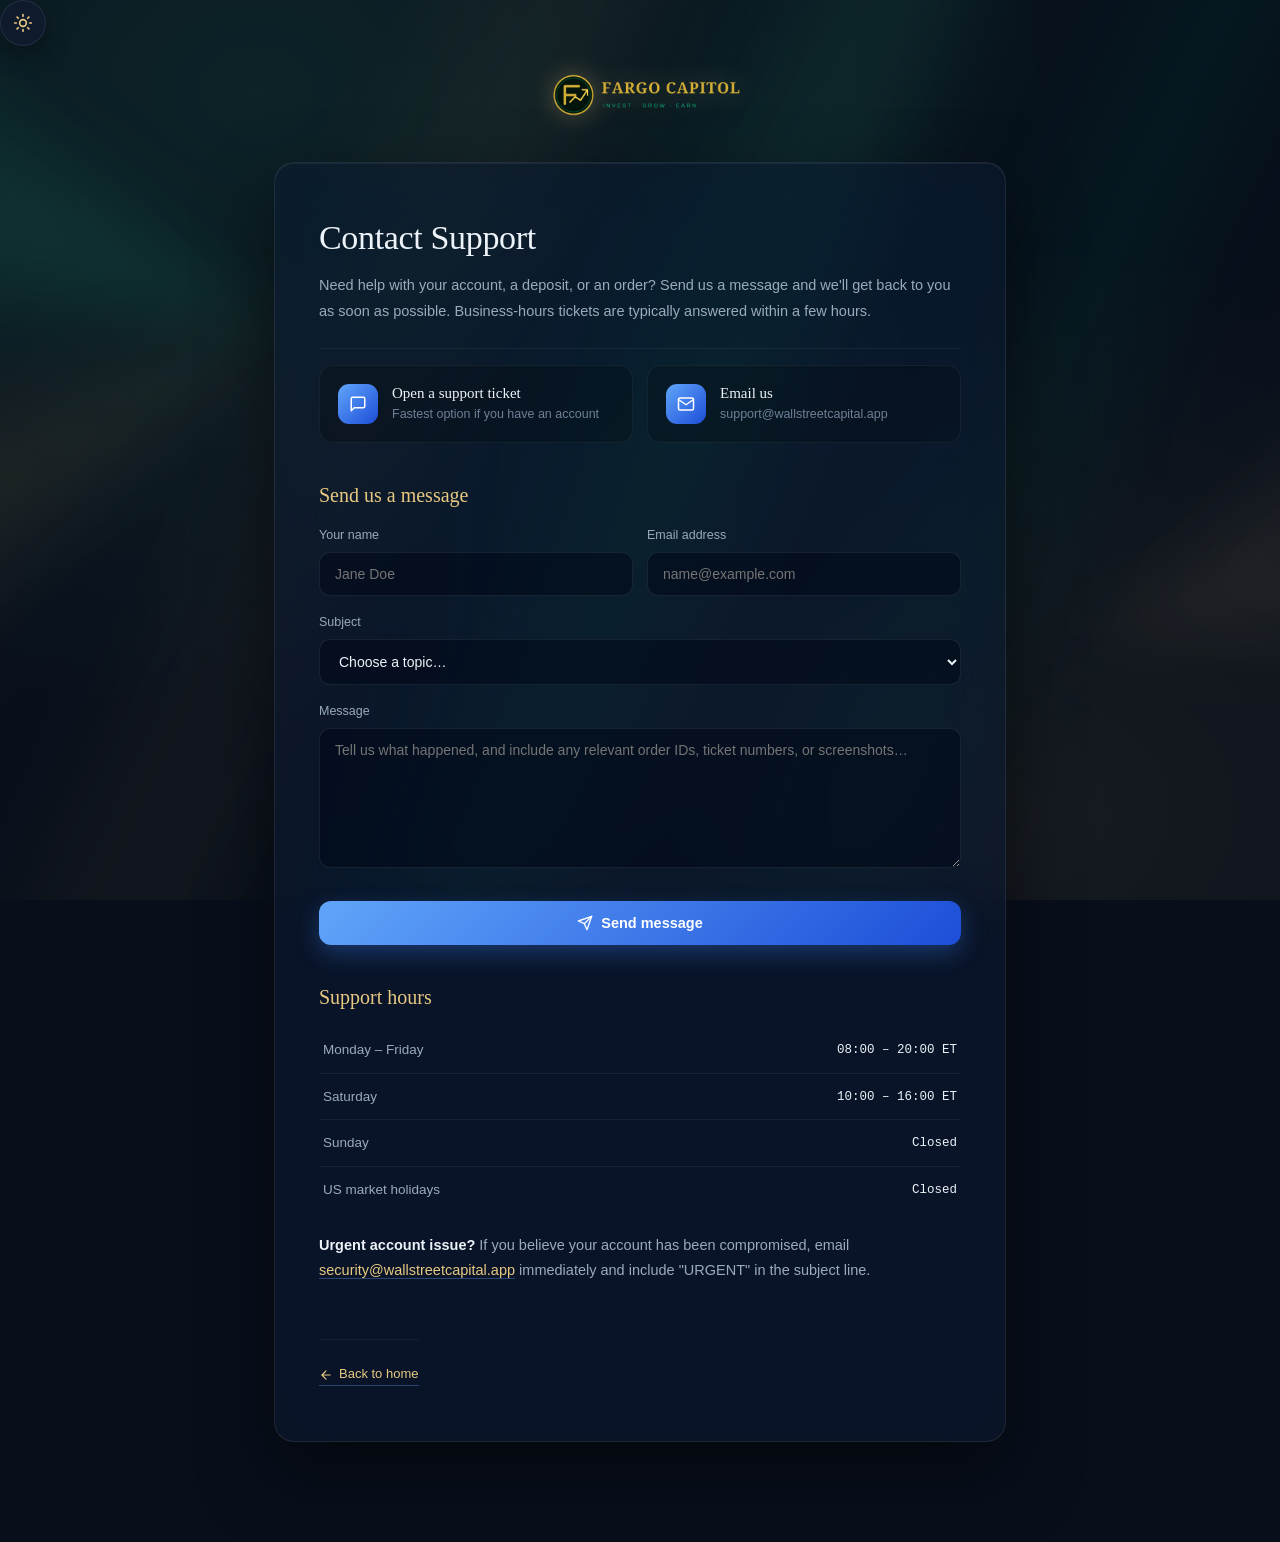
<file: contact.html>
<!DOCTYPE html>
<html lang="en" data-theme="dark">
<head>
<meta charset="UTF-8">
<meta name="viewport" content="width=device-width, initial-scale=1.0">
<title>Contact Support — Fargo Capitol</title>
<script>
  (function(){
    var t = localStorage.getItem("wsc_theme") || "dark";
    document.documentElement.setAttribute("data-theme", t);
  })();
</script>
<link rel="stylesheet" href="/css/styles.css">
<style>
  .legal-shell {
    max-width: 780px;
    margin: 0 auto;
    padding: 60px 24px 100px;
    position: relative;
    z-index: 1;
  }
  .legal-brand {
    display: flex;
    align-items: center;
    justify-content: center;
    margin-bottom: 32px;
  }
  .legal-brand img {
    height: 70px;
    width: auto;
    filter: drop-shadow(0 0 12px rgba(212, 175, 106, 0.35));
  }
  .legal-card {
    background: rgba(15, 26, 48, 0.55);
    border: 1px solid rgba(255, 255, 255, 0.08);
    backdrop-filter: blur(28px) saturate(160%);
    -webkit-backdrop-filter: blur(28px) saturate(160%);
    border-radius: 20px;
    padding: 48px 44px;
    box-shadow: 0 30px 70px rgba(0, 0, 0, 0.5),
                inset 0 1px 0 rgba(255, 255, 255, 0.06);
  }
  html[data-theme="light"] .legal-card {
    background: rgba(255, 255, 255, 0.85);
    border-color: rgba(0, 0, 0, 0.08);
    box-shadow: 0 30px 70px rgba(0, 0, 0, 0.12),
                inset 0 1px 0 rgba(255, 255, 255, 0.9);
  }
  .legal-card h1 {
    font-family: var(--serif);
    font-size: 34px;
    font-weight: 500;
    margin: 0 0 8px;
    color: var(--text);
    letter-spacing: -0.01em;
  }
  .legal-sub {
    font-size: 14.5px;
    line-height: 1.7;
    color: var(--text-dim);
    margin-bottom: 32px;
    padding-bottom: 24px;
    border-bottom: 1px solid var(--line-soft);
  }
  .legal-card h2 {
    font-family: var(--serif);
    font-size: 20px;
    font-weight: 500;
    margin: 36px 0 14px;
    color: var(--gold-bright);
  }
  .legal-card p {
    font-size: 14.5px;
    line-height: 1.75;
    color: var(--text-dim);
    margin: 0 0 16px;
  }
  .legal-card a {
    color: var(--gold-bright);
    text-decoration: none;
    border-bottom: 1px solid rgba(96, 165, 250, 0.35);
    transition: border-color 0.2s;
  }
  .legal-card a:hover { border-bottom-color: var(--gold-bright); }
  .legal-card strong { color: var(--text); font-weight: 600; }

  /* Contact channels grid */
  .contact-grid {
    display: grid;
    grid-template-columns: 1fr 1fr;
    gap: 14px;
    margin-bottom: 28px;
  }
  @media (max-width: 600px) {
    .contact-grid { grid-template-columns: 1fr; }
  }

  .contact-tile {
    display: flex;
    align-items: flex-start;
    gap: 14px;
    padding: 18px;
    border-radius: 14px;
    background: rgba(0, 0, 0, 0.2);
    border: 1px solid var(--line-soft);
    transition: border-color 0.2s, transform 0.2s;
    text-decoration: none !important;
    border-bottom: 1px solid var(--line-soft) !important;
  }
  html[data-theme="light"] .contact-tile {
    background: rgba(0, 0, 0, 0.03);
  }
  .contact-tile:hover {
    border-color: var(--gold) !important;
    transform: translateY(-2px);
  }
  .contact-tile .ct-ico {
    width: 40px;
    height: 40px;
    border-radius: 11px;
    background: linear-gradient(135deg, #60A5FA, #1D4ED8);
    display: flex;
    align-items: center;
    justify-content: center;
    color: #FFFFFF;
    flex-shrink: 0;
  }
  .contact-tile .ct-ico svg { width: 18px; height: 18px; }
  .contact-tile .ct-meta { min-width: 0; }
  .contact-tile .ct-name {
    font-family: var(--serif);
    font-size: 15px;
    font-weight: 500;
    color: var(--text);
    margin-bottom: 3px;
    line-height: 1.2;
  }
  .contact-tile .ct-desc {
    font-size: 12.5px;
    color: var(--text-dimmer);
    line-height: 1.5;
  }

  /* Contact form */
  .ct-form-field { margin-bottom: 16px; }
  .ct-form-field label {
    display: block;
    font-size: 12.5px;
    color: var(--text-dim);
    font-weight: 500;
    margin-bottom: 7px;
  }
  .ct-form-field input,
  .ct-form-field select,
  .ct-form-field textarea {
    width: 100%;
    padding: 13px 15px;
    border-radius: 11px;
    background: rgba(0, 8, 24, 0.55);
    border: 1px solid rgba(255, 255, 255, 0.08);
    color: var(--text);
    font-family: var(--sans);
    font-size: 14px;
    transition: border-color 0.2s, box-shadow 0.2s;
  }
  html[data-theme="light"] .ct-form-field input,
  html[data-theme="light"] .ct-form-field select,
  html[data-theme="light"] .ct-form-field textarea {
    background: rgba(255, 255, 255, 0.85);
    border-color: rgba(0, 0, 0, 0.08);
  }
  .ct-form-field textarea {
    font-family: var(--sans);
    resize: vertical;
    min-height: 140px;
  }
  .ct-form-field input:focus,
  .ct-form-field select:focus,
  .ct-form-field textarea:focus {
    outline: none;
    border-color: rgba(96, 165, 250, 0.65);
    box-shadow: 0 0 0 4px rgba(59, 130, 246, 0.14);
  }

  .ct-form-row {
    display: grid;
    grid-template-columns: 1fr 1fr;
    gap: 14px;
  }
  @media (max-width: 600px) {
    .ct-form-row { grid-template-columns: 1fr; }
  }

  .ct-submit {
    width: 100%;
    padding: 14px 20px;
    border-radius: 12px;
    border: none;
    background: linear-gradient(135deg, #60A5FA, #1D4ED8);
    color: #FFFFFF;
    font-family: var(--sans);
    font-size: 14.5px;
    font-weight: 600;
    cursor: pointer;
    display: inline-flex;
    align-items: center;
    justify-content: center;
    gap: 8px;
    transition: transform 0.2s, box-shadow 0.2s, opacity 0.2s;
    box-shadow: 0 8px 22px rgba(59, 130, 246, 0.32);
    margin-top: 6px;
  }
  .ct-submit:hover:not(:disabled) {
    transform: translateY(-1px);
    box-shadow: 0 12px 28px rgba(59, 130, 246, 0.48);
  }
  .ct-submit:disabled {
    opacity: 0.65;
    cursor: not-allowed;
    transform: none;
  }
  .ct-submit svg { width: 16px; height: 16px; }

  .ct-error {
    display: none;
    padding: 12px 14px;
    border-radius: 10px;
    background: rgba(248, 113, 113, 0.1);
    border: 1px solid rgba(248, 113, 113, 0.35);
    color: var(--tick-down);
    font-size: 13px;
    line-height: 1.55;
    margin-bottom: 16px;
  }
  .ct-success {
    display: none;
    padding: 14px 16px;
    border-radius: 10px;
    background: rgba(74, 222, 128, 0.1);
    border: 1px solid rgba(74, 222, 128, 0.35);
    color: var(--tick-up);
    font-size: 13.5px;
    line-height: 1.6;
    margin-bottom: 16px;
  }

  /* Hours table */
  .hours-table {
    width: 100%;
    border-collapse: collapse;
    margin-top: 8px;
  }
  .hours-table td {
    padding: 12px 4px;
    border-bottom: 1px solid var(--line-soft);
    font-size: 13.5px;
    color: var(--text-dim);
  }
  .hours-table td:last-child {
    text-align: right;
    font-family: var(--mono);
    color: var(--text);
    font-size: 12.5px;
  }
  .hours-table tr:last-child td { border-bottom: none; }
  .hours-table tr:hover td {
    background: rgba(59, 130, 246, 0.04);
  }

  .legal-back {
    display: inline-flex;
    align-items: center;
    gap: 6px;
    margin-top: 40px;
    padding-top: 24px;
    border-top: 1px solid var(--line-soft);
    font-size: 13px;
    color: var(--text-dim);
    text-decoration: none;
  }
  .legal-back:hover { color: var(--gold-bright); }

  @media (max-width: 600px) {
    .legal-shell { padding: 40px 16px 80px; }
    .legal-card { padding: 32px 24px; border-radius: 16px; }
    .legal-card h1 { font-size: 26px; }
    .legal-card h2 { font-size: 18px; }
  }
</style>
</head>
<body>

<div class="auth-bg"></div>

<button class="theme-toggle" id="theme-toggle-btn" aria-label="Toggle theme">
  <svg class="icon-moon" viewBox="0 0 24 24" fill="none" stroke="currentColor" stroke-width="2" stroke-linecap="round" stroke-linejoin="round">
    <path d="M21 12.79A9 9 0 1 1 11.21 3 7 7 0 0 0 21 12.79z"/>
  </svg>
  <svg class="icon-sun" viewBox="0 0 24 24" fill="none" stroke="currentColor" stroke-width="2" stroke-linecap="round" stroke-linejoin="round">
    <circle cx="12" cy="12" r="4"/>
    <path d="M12 2v2M12 20v2M4.93 4.93l1.41 1.41M17.66 17.66l1.41 1.41M2 12h2M20 12h2M4.93 19.07l1.41-1.41M17.66 6.34l1.41-1.41"/>
  </svg>
</button>

<div class="legal-shell">
  <div class="legal-brand">
    <img src="/wsc-logo.png" alt="Fargo Capitol">
  </div>

  <div class="legal-card">
    <h1>Contact Support</h1>
    <p class="legal-sub">
      Need help with your account, a deposit, or an order? Send us a message and
      we'll get back to you as soon as possible. Business-hours tickets are
      typically answered within a few hours.
    </p>

    <!-- Contact channels -->
    <div class="contact-grid">
      <a class="contact-tile" href="/dashboard.html">
        <div class="ct-ico">
          <svg viewBox="0 0 24 24" fill="none" stroke="currentColor" stroke-width="2" stroke-linecap="round" stroke-linejoin="round">
            <path d="M21 15a2 2 0 0 1-2 2H7l-4 4V5a2 2 0 0 1 2-2h14a2 2 0 0 1 2 2z"/>
          </svg>
        </div>
        <div class="ct-meta">
          <div class="ct-name">Open a support ticket</div>
          <div class="ct-desc">Fastest option if you have an account</div>
        </div>
      </a>

      <a class="contact-tile" href="mailto:support@wallstreetcapital.app">
        <div class="ct-ico">
          <svg viewBox="0 0 24 24" fill="none" stroke="currentColor" stroke-width="2" stroke-linecap="round" stroke-linejoin="round">
            <rect x="2" y="4" width="20" height="16" rx="2"/><path d="m22 6-10 7L2 6"/>
          </svg>
        </div>
        <div class="ct-meta">
          <div class="ct-name">Email us</div>
          <div class="ct-desc">support@wallstreetcapital.app</div>
        </div>
      </a>
    </div>

    <!-- Contact form -->
    <h2>Send us a message</h2>

    <div class="ct-error" id="contact-error"></div>
    <div class="ct-success" id="contact-success"></div>

    <form id="contact-form" autocomplete="off">
      <div class="ct-form-row">
        <div class="ct-form-field">
          <label for="cf-name">Your name</label>
          <input id="cf-name" type="text" placeholder="Jane Doe" required>
        </div>
        <div class="ct-form-field">
          <label for="cf-email">Email address</label>
          <input id="cf-email" type="email" placeholder="name@example.com" required>
        </div>
      </div>

      <div class="ct-form-field">
        <label for="cf-subject">Subject</label>
        <select id="cf-subject" required>
          <option value="">Choose a topic…</option>
          <option value="account">Account access &amp; login</option>
          <option value="deposit">Deposits &amp; funding</option>
          <option value="withdrawal">Withdrawals</option>
          <option value="kyc">Identity verification (KYC)</option>
          <option value="trading">Trading &amp; orders</option>
          <option value="technical">Technical problem</option>
          <option value="billing">Fees &amp; billing</option>
          <option value="other">Something else</option>
        </select>
      </div>

      <div class="ct-form-field">
        <label for="cf-message">Message</label>
        <textarea id="cf-message" placeholder="Tell us what happened, and include any relevant order IDs, ticket numbers, or screenshots…" required></textarea>
      </div>

      <button class="ct-submit" type="submit" id="cf-submit">
        <svg viewBox="0 0 24 24" fill="none" stroke="currentColor" stroke-width="2" stroke-linecap="round" stroke-linejoin="round">
          <path d="m22 2-7 20-4-9-9-4z"/><path d="M22 2 11 13"/>
        </svg>
        Send message
      </button>
    </form>

    <!-- Hours -->
    <h2>Support hours</h2>
    <table class="hours-table">
      <tbody>
        <tr><td>Monday – Friday</td><td>08:00 – 20:00 ET</td></tr>
        <tr><td>Saturday</td><td>10:00 – 16:00 ET</td></tr>
        <tr><td>Sunday</td><td>Closed</td></tr>
        <tr><td>US market holidays</td><td>Closed</td></tr>
      </tbody>
    </table>

    <p style="margin-top:20px;">
      <strong>Urgent account issue?</strong> If you believe your account has been
      compromised, email <a href="mailto:security@wallstreetcapital.app">security@wallstreetcapital.app</a>
      immediately and include "URGENT" in the subject line.
    </p>

    <a class="legal-back" href="/">
      <svg width="14" height="14" viewBox="0 0 24 24" fill="none" stroke="currentColor" stroke-width="2" stroke-linecap="round" stroke-linejoin="round">
        <path d="M19 12H5M12 19l-7-7 7-7"/>
      </svg>
      Back to home
    </a>
  </div>
</div>

<script src="/js/theme.js"></script>
<script>
(function () {
  var form     = document.getElementById("contact-form");
  var errEl    = document.getElementById("contact-error");
  var okEl     = document.getElementById("contact-success");
  var submitBtn = document.getElementById("cf-submit");

  form.addEventListener("submit", async function (e) {
    e.preventDefault();
    errEl.style.display = "none";
    okEl.style.display  = "none";

    var name    = document.getElementById("cf-name").value.trim();
    var email   = document.getElementById("cf-email").value.trim();
    var subject = document.getElementById("cf-subject").value;
    var message = document.getElementById("cf-message").value.trim();

    function fail(msg) {
      errEl.textContent = msg;
      errEl.style.display = "block";
    }

    if (!name)     return fail("Please enter your name.");
    if (!email)    return fail("Please enter your email address.");
    if (!subject)  return fail("Please choose a topic.");
    if (!message)  return fail("Please write a message.");
    if (message.length > 4000) return fail("Message is too long (max 4000 characters).");

    submitBtn.disabled = true;
    submitBtn.textContent = "Sending…";

    try {
      var res = await fetch("/api/support-tickets/public", {
        method: "POST",
        headers: { "Content-Type": "application/json" },
        body: JSON.stringify({ name: name, email: email, subject: subject, message: message }),
      });

      var data = {};
      try { data = await res.json(); } catch (_) {}

      if (!res.ok) throw new Error(data.error || ("Server error " + res.status));

      okEl.innerHTML =
        "Thanks, " + name.replace(/[<>&]/g, "") + ". Your message has been received. " +
        "We'll reply to <strong>" + email.replace(/[<>&]/g, "") + "</strong> shortly. " +
        (data.ticket_id ? "<br><span style='font-size:12.5px;color:var(--text-dimmer);'>Reference: " + data.ticket_id + "</span>" : "");
      okEl.style.display = "block";

      form.reset();
    } catch (err) {
      fail(err.message || "Could not send your message. Please try again.");
    } finally {
      submitBtn.disabled = false;
      submitBtn.innerHTML =
        '<svg viewBox="0 0 24 24" fill="none" stroke="currentColor" stroke-width="2" stroke-linecap="round" stroke-linejoin="round"><path d="m22 2-7 20-4-9-9-4z"/><path d="M22 2 11 13"/></svg>Send message';
    }
  });
})();
</script>
</body>
</html>
</file>
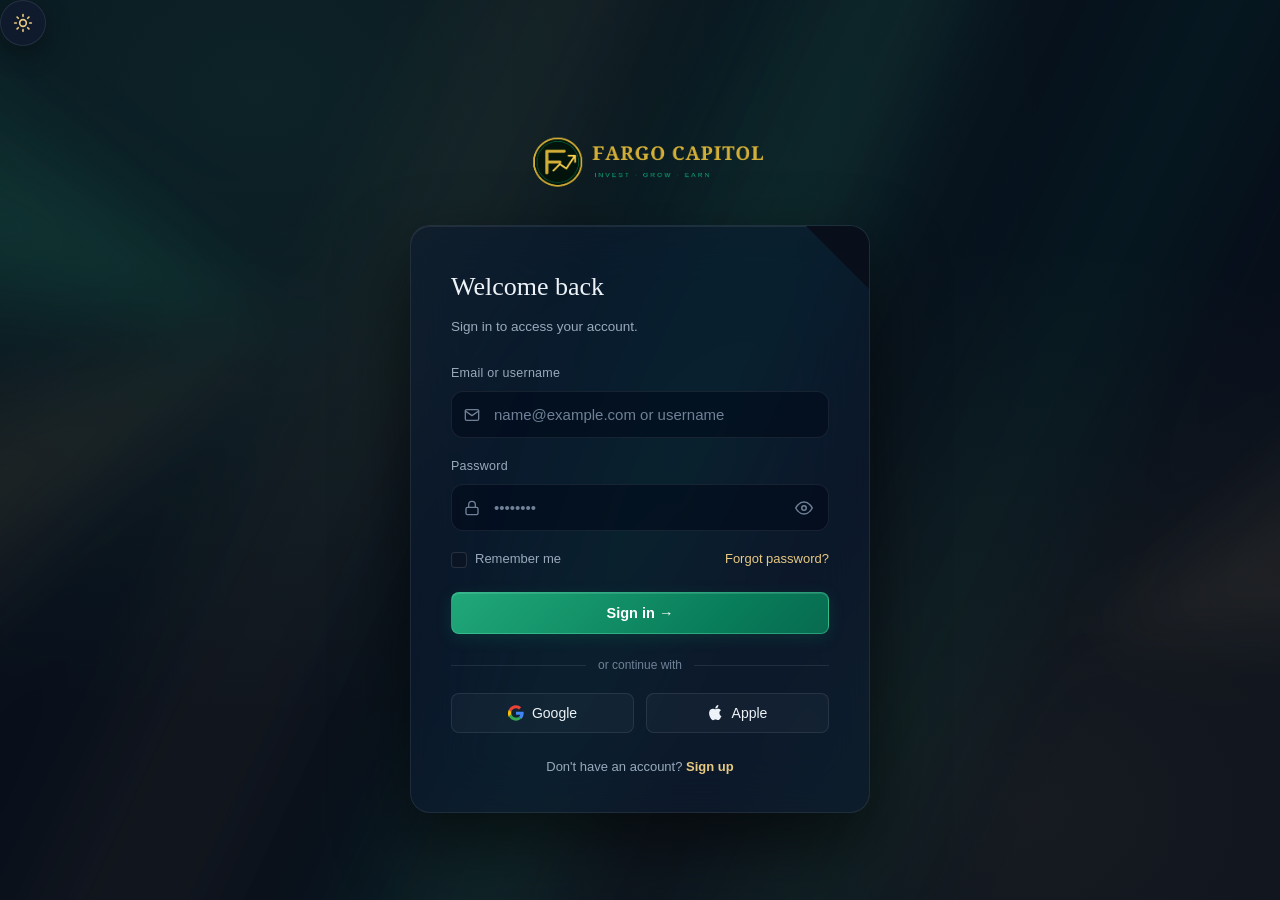
<file: dashboard.html>
<!DOCTYPE html>
<html lang="en" data-theme="dark">
<head>
<meta charset="UTF-8">
<meta name="viewport" content="width=device-width, initial-scale=1.0">
<meta name="theme-color" content="#080f1b">
<meta name="description" content="Fargo Capitol account dashboard">
<title>Dashboard — Fargo Capitol</title>
<script>
(function(){try{var t=localStorage.getItem("fcl_theme")||localStorage.getItem("wsc_theme")||"dark";document.documentElement.setAttribute("data-theme",t);}catch(e){document.documentElement.setAttribute("data-theme","dark");}})();
</script>
<link rel="stylesheet" href="/css/styles.css">
<style>
:root{--dash-sidebar:250px;--dash-rail:290px;--dash-surface:var(--panel);--dash-border:var(--line);--dash-muted:var(--text-dim)}
html,body{min-height:100%;background:var(--bg);color:var(--text)}
body{font-size:13px}
.dash-app{display:grid;grid-template-columns:var(--dash-sidebar) minmax(0,1fr) var(--dash-rail);min-height:100vh;position:relative;z-index:1}
.dash-sidebar{position:sticky;top:0;height:100vh;overflow:auto;padding:22px 14px 36px;background:var(--bg-2);border-right:1px solid var(--line-soft);z-index:50}
.sb-brand{display:flex;align-items:center;gap:10px;padding:8px 10px 20px;margin-bottom:18px;border-bottom:1px solid var(--line-soft);text-decoration:none;color:var(--text)}
.sb-brand img{width:34px;height:34px;object-fit:contain}.sb-brand .mark{font:500 17px var(--serif);color:var(--text)}.sb-brand em{font-style:normal;color:var(--gold-bright)}
.sb-user{display:flex;flex-direction:column;align-items:center;padding:16px 12px;background:var(--panel);border:1px solid var(--line-soft);border-radius:14px;margin-bottom:20px;text-align:center}
.sb-avatar,.tb-avatar,.rail-avatar{display:grid;place-items:center;border-radius:50%;background:linear-gradient(135deg,var(--gold-bright),var(--gold-deep));color:#fff;font-family:var(--serif);font-weight:700}
.sb-avatar{width:54px;height:54px;font-size:20px;margin-bottom:10px}.sb-user .name{font:500 14px var(--serif);max-width:100%;overflow:hidden;text-overflow:ellipsis;white-space:nowrap}.sb-user .status{font-size:11px;color:var(--tick-up);margin:3px 0 10px}
.sb-balance{width:100%;padding:10px 12px;border-radius:10px;background:rgba(212,175,55,.08);border:1px solid rgba(212,175,55,.2);text-align:left}.sb-balance .label{font-size:10px;letter-spacing:.08em;text-transform:uppercase;color:var(--text-dimmer)}.sb-balance .amount{font:600 15px var(--mono);color:var(--gold-bright)}
.sb-group{margin-bottom:16px}.sb-group-title{font-size:10px;letter-spacing:.12em;text-transform:uppercase;color:var(--text-dimmer);padding:6px 12px;margin-bottom:4px;font-weight:700}
.sb-link,.sb-sub-link{display:flex;align-items:center;gap:10px;padding:9px 12px;border-radius:9px;font-size:13px;color:var(--text-dim);text-decoration:none;cursor:pointer;margin-bottom:2px;transition:.18s}
.sb-link svg,.sb-sub-link svg{width:15px;height:15px;flex-shrink:0;color:var(--text-dimmer)}.sb-link:hover,.sb-sub-link:hover{background:rgba(212,175,55,.08);color:var(--text)}.sb-link.active,.sb-sub-link.active{background:rgba(212,175,55,.13);color:var(--text);box-shadow:inset 3px 0 var(--gold)}.sb-link.active svg,.sb-link:hover svg{color:var(--gold-bright)}
.sb-link .nav-badge{margin-left:auto;font-size:9px;padding:2px 6px;border-radius:10px;background:rgba(5,150,105,.15);color:var(--tick-up);text-transform:uppercase}.sb-caret{margin-left:auto;width:12px!important;height:12px!important;transition:transform .2s}.sb-link.expanded .sb-caret{transform:rotate(90deg)}
.sb-sub{display:none;margin:3px 0 8px 18px;padding-left:10px;border-left:1px solid var(--line-soft)}.sb-sub.open{display:block}.sb-sub-link{font-size:12px;padding:7px 10px}
.dash-main{display:flex;flex-direction:column;min-width:0}.dash-topbar{display:flex;align-items:center;justify-content:space-between;gap:12px;padding:14px 24px;border-bottom:1px solid var(--line-soft);background:var(--bg-2);position:sticky;top:0;z-index:25}
.tb-left,.tb-right{display:flex;align-items:center;gap:12px;min-width:0}.tb-burger{display:none;width:36px;height:36px;border:1px solid var(--line);border-radius:10px;background:var(--panel);color:var(--text);cursor:pointer}.tb-burger svg{width:18px;height:18px}
.tb-title-block{display:flex;flex-direction:column}.tb-eyebrow{font-size:10px;text-transform:uppercase;letter-spacing:.12em;color:var(--text-dimmer);font-weight:700}.tb-title{font:500 16px var(--serif);color:var(--text)}
.tb-verified{font-size:10px;color:var(--tick-up);border:1px solid rgba(5,150,105,.35);border-radius:20px;padding:5px 10px;text-transform:uppercase;font-weight:700}.tb-icon-btn{position:relative;width:35px;height:35px;border:1px solid var(--line);border-radius:50%;background:var(--panel);color:var(--text-dim);cursor:pointer}.tb-icon-btn svg{width:16px;height:16px}.tb-icon-btn .dot{position:absolute;right:5px;top:5px;width:7px;height:7px;border-radius:50%;background:var(--tick-down)}
.tb-user-chip{display:flex;align-items:center;gap:8px;border:1px solid var(--line);border-radius:22px;background:var(--panel);padding:4px 10px 4px 4px;cursor:pointer;max-width:230px}.tb-avatar{width:28px;height:28px;font-size:11px}.tb-user-chip .meta{display:flex;flex-direction:column;min-width:0}.tb-user-chip .name{font-size:12px;white-space:nowrap;overflow:hidden;text-overflow:ellipsis}.tb-user-chip .email{font-size:10px;color:var(--text-dimmer);white-space:nowrap;overflow:hidden;text-overflow:ellipsis}
.dash-content{width:100%;max-width:1400px;margin:0 auto;padding:24px 26px 54px}.page{display:none}.page.active{display:block;animation:dashIn .25s ease}@keyframes dashIn{from{opacity:0;transform:translateY(5px)}to{opacity:1;transform:none}}
.dash-greeting{display:flex;justify-content:space-between;align-items:flex-start;gap:16px;flex-wrap:wrap;margin-bottom:20px}.dash-greeting h1{font:500 clamp(19px,2.6vw,24px) var(--serif);margin:0 0 5px}.dash-greeting .date{font-size:12px;color:var(--text-dimmer)}.dash-actions{display:flex;gap:9px;flex-wrap:wrap}
.btn{display:inline-flex;justify-content:center;align-items:center;gap:7px;padding:10px 15px;border:1px solid var(--line);border-radius:9px;background:var(--panel);color:var(--text);font:600 12px var(--sans);text-decoration:none;cursor:pointer;transition:.2s}.btn:hover{border-color:var(--gold);transform:translateY(-1px)}.btn-solid{background:linear-gradient(135deg,var(--gold-bright),var(--gold-deep));border-color:transparent;color:#17210f}.btn:disabled{opacity:.45;cursor:not-allowed;transform:none}
.overview-hero-card,.section-card,.kpi,.rail-card,.wallet-card,.tc-card,.form-card,.plan-card{background:var(--panel);border:1px solid var(--line);border-radius:15px;padding:20px;backdrop-filter:blur(18px)}
.overview-hero-card{padding:25px;margin-bottom:18px;background:linear-gradient(135deg,rgba(212,175,55,.11),var(--panel) 65%)}.ohc-label{font-size:11px;text-transform:uppercase;letter-spacing:.12em;color:var(--text-dim)}.ohc-amount{font:500 clamp(30px,4.4vw,44px) var(--mono);margin:8px 0;color:var(--text)}.ohc-sub{font-size:12px;color:var(--text-dimmer)}.ohc-actions{display:flex;gap:9px;margin-top:18px}
.kpi-strip{display:grid;grid-template-columns:repeat(4,minmax(0,1fr));gap:12px;margin-bottom:18px}.kpi{padding:15px}.kpi-label{font-size:10px;text-transform:uppercase;letter-spacing:.08em;color:var(--text-dimmer);font-weight:700}.kpi-value{font:600 19px var(--mono);margin:8px 0 3px}.kpi-sub{font-size:11px;color:var(--text-dimmer)}
.section-card{margin-bottom:18px;padding:19px}.sc-head{display:flex;align-items:center;justify-content:space-between;gap:12px;margin-bottom:15px;padding-bottom:12px;border-bottom:1px solid var(--line-soft)}.sc-head h3{font:500 15px var(--serif);margin:0}.sc-head a{font-size:11px;color:var(--gold-bright);cursor:pointer;text-decoration:none}
.quick-actions{display:grid;grid-template-columns:repeat(4,1fr);gap:11px;margin-bottom:18px}.qa-tile{display:flex;flex-direction:column;align-items:center;padding:17px 10px;border:1px solid var(--line);border-radius:13px;background:var(--panel);text-decoration:none;color:var(--text);cursor:pointer}.qa-tile:hover{border-color:var(--gold);transform:translateY(-2px)}.qa-icon{display:grid;place-items:center;width:38px;height:38px;border-radius:11px;background:rgba(212,175,55,.14);color:var(--gold-bright);margin-bottom:8px}.qa-icon svg{width:19px;height:19px}.qa-label{font:500 13px var(--serif)}.qa-sub{font-size:10px;color:var(--text-dimmer)}
.link-wallet-card{padding:22px;border-radius:15px;border:1px solid rgba(212,175,55,.25);background:linear-gradient(120deg,rgba(212,175,55,.1),var(--panel));margin-bottom:18px}.link-wallet-card h3{font:500 18px var(--serif);margin:0 0 7px}.link-wallet-card p{font-size:12px;color:var(--text-dim);max-width:620px;line-height:1.6;margin:0 0 14px}
.table-wrap{width:100%;overflow-x:auto}.data-table{width:100%;border-collapse:collapse;min-width:520px}.data-table th,.data-table td{text-align:left;padding:10px 9px;border-bottom:1px solid var(--line-soft);font-size:12px}.data-table th{font-size:10px;text-transform:uppercase;letter-spacing:.08em;color:var(--text-dimmer)}.data-table td{color:var(--text-dim)}.data-table td.mono{font-family:var(--mono);color:var(--text)}.empty-state{padding:28px 15px;text-align:center;color:var(--text-dimmer);font-size:12px}.muted{color:var(--text-dimmer)}.positive{color:var(--tick-up)!important}.negative{color:var(--tick-down)!important}
.dash-rail{position:sticky;top:0;height:100vh;overflow:auto;padding:20px 16px;background:var(--bg-2);border-left:1px solid var(--line-soft)}.rail-card{margin-bottom:13px;padding:16px}.rail-user{text-align:center}.rail-avatar{width:58px;height:58px;font-size:22px;margin:0 auto 10px}.rail-user .name-lg{font:500 15px var(--serif)}.member-since{font-size:10px;color:var(--tick-up);margin-top:4px}.rail-stats .rs-row{display:flex;justify-content:space-between;padding:8px 0;border-bottom:1px solid var(--line-soft);font-size:11px}.rs-label{color:var(--text-dim)}.rs-value{font:600 11px var(--mono)}.rail-actions{display:flex;gap:7px;margin-top:12px}.rail-actions .btn{flex:1;padding:8px 5px;font-size:10px}.refer-box{display:flex;gap:5px;margin-top:8px}.refer-box input{min-width:0;width:100%;padding:8px;border:1px solid var(--line);border-radius:7px;background:var(--input-bg);color:var(--text);font-size:10px}
.wallet-grid,.tc-grid,.plans-grid{display:grid;grid-template-columns:repeat(3,minmax(0,1fr));gap:13px}.wallet-card,.tc-card,.plan-card{padding:16px}.wallet-card h3,.tc-card h3,.plan-card h3{font:500 15px var(--serif);margin:0 0 5px}.wallet-card p,.plan-card p,.tc-card p{font-size:11px;color:var(--text-dim);line-height:1.55}.wallet-card .wallet-meta{font-size:10px;color:var(--text-dimmer);margin-bottom:12px}.wallet-card .btn,.tc-card .btn,.plan-card .btn{width:100%}
.form-card{max-width:600px}.field{margin-bottom:14px}.field label{display:block;font-size:11px;color:var(--text-dim);margin-bottom:6px}.field input,.field select,.field textarea{width:100%;padding:11px 12px;border:1px solid var(--input-border);border-radius:9px;background:var(--input-bg);color:var(--text);font:13px var(--sans)}.field textarea{min-height:100px;resize:vertical}.field input:focus,.field select:focus,.field textarea:focus{border-color:var(--input-border-focus);outline:none}
.tabs{display:flex;gap:6px;margin-bottom:14px;flex-wrap:wrap}.tab{border:1px solid var(--line);border-radius:20px;background:var(--panel);color:var(--text-dim);padding:7px 12px;font-size:11px;cursor:pointer}.tab.active{border-color:var(--gold);color:var(--gold-bright);background:rgba(212,175,55,.1)}
.coming-page{padding:55px 20px;text-align:center;border:1px dashed var(--line);border-radius:15px}.coming-page h2{font:500 22px var(--serif);margin:0 0 8px}.coming-page p{max-width:480px;margin:0 auto;color:var(--text-dim);font-size:12px;line-height:1.6}
.modal-backdrop{display:none;position:fixed;inset:0;z-index:120;background:rgba(0,0,0,.65);align-items:center;justify-content:center;padding:16px}.modal-backdrop.open{display:flex}.modal{width:100%;max-width:470px;max-height:90vh;overflow:auto;background:var(--bg-2);border:1px solid var(--line);border-radius:16px;padding:20px;box-shadow:0 24px 70px rgba(0,0,0,.4)}.modal-head{display:flex;justify-content:space-between;align-items:center;border-bottom:1px solid var(--line-soft);padding-bottom:12px;margin-bottom:15px}.modal-head h3{font:500 17px var(--serif);margin:0}.modal-close{width:30px;height:30px;border:1px solid var(--line);border-radius:50%;background:transparent;color:var(--text);cursor:pointer}
.notif-panel,.profile-panel{display:none;position:absolute;right:20px;top:58px;width:min(330px,calc(100vw - 30px));background:var(--bg-2);border:1px solid var(--line);border-radius:13px;padding:13px;box-shadow:0 16px 45px rgba(0,0,0,.35);z-index:90}.notif-panel.open,.profile-panel.open{display:block}.notif-item{padding:10px 4px;border-bottom:1px solid var(--line-soft);font-size:11px}.notif-item:last-child{border:0}.notif-item p{color:var(--text-dim);margin:4px 0}
.sb-backdrop{display:none;position:fixed;inset:0;background:rgba(0,0,0,.55);z-index:45}.sb-backdrop.show{display:block}.mobile-nav{display:none}.toast{position:fixed;bottom:22px;left:50%;transform:translateX(-50%);z-index:200;background:var(--bg-2);border:1px solid var(--line);border-radius:10px;padding:10px 15px;font-size:12px;box-shadow:0 8px 30px rgba(0,0,0,.35);max-width:90vw}
#portfolio-canvas{width:100%;height:190px;display:block}
@media(max-width:1200px){.dash-app{grid-template-columns:var(--dash-sidebar) minmax(0,1fr)}.dash-rail{display:none}}
@media(max-width:900px){.dash-app{display:block}.dash-sidebar{position:fixed;left:0;top:0;bottom:0;width:260px;height:100dvh;transform:translateX(-105%);transition:transform .25s;z-index:60}.dash-sidebar.open{transform:translateX(0)}.tb-burger{display:grid;place-items:center}.dash-topbar{padding:12px 15px}.dash-content{padding:18px 15px 85px}.mobile-nav{position:fixed;display:flex;left:10px;right:10px;bottom:10px;z-index:40;justify-content:space-around;padding:8px;background:var(--bg-2);border:1px solid var(--line);border-radius:14px;box-shadow:0 8px 30px rgba(0,0,0,.3)}.mobile-nav button{border:0;background:transparent;color:var(--text-dim);font-size:10px;display:flex;flex-direction:column;align-items:center;gap:3px}.mobile-nav svg{width:17px;height:17px}.tb-right{gap:7px}.tb-user-chip .meta{display:none}}
@media(max-width:650px){.kpi-strip{grid-template-columns:1fr 1fr}.wallet-grid,.tc-grid,.plans-grid{grid-template-columns:1fr}.quick-actions{grid-template-columns:1fr 1fr}.dash-greeting h1{font-size:20px}.tb-verified{display:none}.overview-hero-card{padding:19px}.rail-card{display:none}}
@media(max-width:390px){.kpi-strip{grid-template-columns:1fr}.tb-title{font-size:14px}}

/* ============================================================
   FARGO CAPITOL — SIGNATURE DASHBOARD REDESIGN
   Visual system: midnight navy, emerald, restrained champagne
   ============================================================ */
:root{
 --bg:#080f1b;--bg-2:#0b1422;--panel:#101c2d;--panel-solid:#101c2d;
 --line:rgba(148,163,184,.15);--line-soft:rgba(148,163,184,.09);
 --text:#edf3f8;--text-dim:#9aaabd;--text-dimmer:#708197;
 --gold:#d8b56d;--gold-bright:#e8c982;--gold-deep:#98743a;
 --tick-up:#31c48d;--tick-down:#f07178;
 --input-bg:#0a1422;--input-border:rgba(148,163,184,.2);
 --serif:"DM Serif Display",Georgia,serif;--sans:"DM Sans",Inter,-apple-system,BlinkMacSystemFont,"Segoe UI",sans-serif;
 --mono:"DM Mono",ui-monospace,monospace;
 --dash-sidebar:258px;--dash-rail:286px;
}
html,body{background:#080f1b!important;color:var(--text);font-family:var(--sans);font-size:14px}
body{background-image:radial-gradient(ellipse at 48% -18%,rgba(16,185,129,.10),transparent 42%)}
.auth-bg{display:none}
.theme-toggle{top:auto!important;right:18px!important;bottom:18px!important;z-index:30!important;opacity:.55}
.dash-app{grid-template-columns:var(--dash-sidebar) minmax(0,1fr) var(--dash-rail);background:transparent}
.dash-sidebar{background:#0a1421;border-right:1px solid var(--line);padding:25px 17px 34px;box-shadow:12px 0 35px rgba(0,0,0,.10)}
.sb-brand{padding:5px 9px 23px;margin-bottom:20px;border-bottom:1px solid var(--line)}
.sb-brand .mark{font:600 17px var(--serif);letter-spacing:.1px}
.sb-brand em{color:var(--gold-bright)}
.sb-user{align-items:flex-start;text-align:left;padding:15px;background:linear-gradient(145deg,rgba(22,39,57,.95),rgba(13,26,42,.9));border:1px solid var(--line);border-radius:14px;margin-bottom:24px}
.sb-avatar{width:42px;height:42px;font:600 15px var(--sans);margin:0 0 10px;background:linear-gradient(145deg,#1b8768,#12523f);border:1px solid rgba(75,220,165,.25)}
.sb-user .name{font:600 13px var(--sans);color:var(--text)}
.sb-user .status{font-size:10px;letter-spacing:.07em;text-transform:uppercase;color:#56c99c;margin:4px 0 13px}
.sb-balance{padding:11px 12px;background:rgba(5,15,25,.45);border:1px solid rgba(216,181,109,.17)}
.sb-balance .label{font-size:9px;letter-spacing:.12em;color:#8091a5}
.sb-balance .amount{font:600 15px var(--mono);color:var(--gold-bright);margin-top:4px}
.sb-group{margin-bottom:20px}
.sb-group-title{font-size:9px;letter-spacing:.16em;color:#61748b;padding:4px 11px 8px}
.sb-link,.sb-sub-link{font-size:12px;font-weight:500;letter-spacing:.01em;color:#a3b1c1;padding:10px 12px;border-radius:8px;gap:11px}
.sb-link>span:first-child{width:17px;text-align:center;color:#71869c;font-size:15px}
.sb-link:hover,.sb-sub-link:hover{background:rgba(255,255,255,.045);color:#fff}
.sb-link.active,.sb-sub-link.active{background:linear-gradient(90deg,rgba(16,185,129,.17),rgba(16,185,129,.055));color:#e8fff6;box-shadow:inset 2px 0 #27b889}
.sb-link.active>span:first-child,.sb-link:hover>span:first-child{color:#53d6a6}
.sb-sub{border-left-color:rgba(39,184,137,.25)}
.dash-main{min-width:0;background:transparent}
.dash-topbar{min-height:76px;padding:14px 30px;background:rgba(8,15,27,.88);border-bottom:1px solid var(--line);backdrop-filter:blur(18px)}
.tb-eyebrow{font-size:9px;letter-spacing:.16em;color:#6f8298}
.tb-title{font:600 17px var(--sans);letter-spacing:-.02em;color:#f0f5fa}
.tb-verified{font-size:9px;letter-spacing:.08em;color:#55d6a5;border-color:rgba(49,196,141,.25);background:rgba(49,196,141,.07)}
.tb-icon-btn{border-radius:10px;background:#101d2c;border-color:var(--line);color:#a9b7c7}
.tb-user-chip{border-radius:11px;background:#101d2c;border-color:var(--line);padding:5px 11px 5px 5px}
.tb-avatar{background:linear-gradient(145deg,#1b8768,#12523f);font-family:var(--sans)}
.tb-user-chip .name{font-weight:600;color:#eaf1f7}
.dash-content{max-width:1500px;padding:30px 32px 60px}
.dash-greeting{margin-bottom:23px;align-items:center}
.dash-greeting h1{font:600 clamp(22px,2.5vw,28px) var(--sans);letter-spacing:-.045em;color:#f3f7fb;margin-bottom:6px}
.dash-greeting .date{font-size:11px;color:#8192a6}
.btn{padding:10px 15px;border-radius:8px;background:#132235;border-color:rgba(148,163,184,.19);color:#dce6ef;font-size:11px;font-weight:600;letter-spacing:.01em}
.btn:hover{border-color:rgba(49,196,141,.55);background:#172a3d;transform:translateY(-1px)}
.btn-solid{background:linear-gradient(135deg,#20a879,#087c59);border-color:#21a77a;color:#fff;box-shadow:0 5px 16px rgba(9,140,96,.17)}
.btn-solid:hover{background:linear-gradient(135deg,#28b987,#0b9067);border-color:#37c997}
.overview-hero-card{position:relative;overflow:hidden;padding:27px 29px;margin-bottom:17px;border:1px solid rgba(49,196,141,.22);border-radius:16px;background:radial-gradient(ellipse at 85% 10%,rgba(24,153,112,.19),transparent 38%),linear-gradient(115deg,#102b2b 0%,#102235 53%,#111e30 100%);box-shadow:0 15px 45px rgba(0,0,0,.15)}
.overview-hero-card:after{content:"";position:absolute;width:240px;height:240px;border:1px solid rgba(90,207,165,.10);border-radius:50%;right:-80px;top:-130px;box-shadow:0 0 0 28px rgba(90,207,165,.025),0 0 0 58px rgba(90,207,165,.018);pointer-events:none}
.ohc-label{font-size:10px;letter-spacing:.15em;color:#a7bdc2}
.ohc-amount{font:500 clamp(32px,4.2vw,45px) var(--mono);letter-spacing:-.055em;margin:12px 0 5px;color:#f5fbfa}
.ohc-sub{font-size:11px;color:#8fa9a8}
.ohc-actions{position:relative;z-index:1;margin-top:22px}
.ohc-actions .btn:not(.btn-solid){background:rgba(255,255,255,.055);border-color:rgba(255,255,255,.16)}
.kpi-strip{gap:12px;margin-bottom:17px}
.kpi{padding:17px 18px;border-radius:12px;background:linear-gradient(150deg,#111f31,#0f1a2a);border:1px solid var(--line);box-shadow:0 5px 20px rgba(0,0,0,.08)}
.kpi-label{font-size:9px;letter-spacing:.13em;color:#7f91a6}
.kpi-value{font:600 19px var(--mono);letter-spacing:-.04em;color:#edf4f8;margin:10px 0 4px}
.kpi-sub{font-size:10px;color:#71849a}
.quick-actions{gap:10px;margin-bottom:18px}
.qa-tile{align-items:flex-start;padding:14px 15px;border-radius:11px;background:#101d2d;border-color:var(--line);transition:all .18s}
.qa-tile:hover{border-color:rgba(49,196,141,.4);background:#142638;transform:translateY(-2px)}
.qa-icon{width:34px;height:34px;border-radius:9px;background:rgba(16,185,129,.12);color:#55d6a5;margin-bottom:12px}
.qa-label{font:600 12px var(--sans);color:#e7eef5}
.qa-sub{font-size:10px;color:#7e90a5;margin-top:3px}
.section-card,.rail-card,.wallet-card,.tc-card,.form-card,.plan-card{background:linear-gradient(150deg,#111f30,#0e1928);border:1px solid var(--line);border-radius:13px;box-shadow:0 6px 24px rgba(0,0,0,.08)}
.section-card{padding:19px 20px;margin-bottom:17px}
.sc-head{border-bottom-color:var(--line);padding-bottom:13px}
.sc-head h3{font:600 13px var(--sans);letter-spacing:-.01em;color:#e8eff5}
.sc-head a{color:#5bd4a6;font-weight:600}
.data-table th{font-size:9px;letter-spacing:.13em;color:#71849a;padding:12px 10px}
.data-table td{font-size:11px;color:#b5c2cf;padding:13px 10px}
.data-table td.mono{color:#e7eff5}
.data-table tr:hover td{background:rgba(255,255,255,.018)}
.empty-state{padding:32px 15px;color:#71849a}
.link-wallet-card{padding:21px 23px;border-radius:13px;border:1px solid rgba(216,181,109,.2);background:linear-gradient(115deg,rgba(216,181,109,.075),#111e2d 70%);margin-bottom:17px}
.link-wallet-card h3{font:600 15px var(--sans);color:#f0e6d1}
.link-wallet-card p{font-size:11px;color:#9aabbb}
.dash-rail{background:#0a1421;border-left:1px solid var(--line);padding:25px 16px}
.rail-card{padding:16px;margin-bottom:13px}
.rail-user{text-align:left;display:grid;grid-template-columns:42px 1fr;column-gap:11px;align-items:center}
.rail-avatar{grid-row:span 2;width:42px;height:42px;font:600 15px var(--sans);margin:0;background:linear-gradient(145deg,#1b8768,#12523f)}
.rail-user .name-lg{font:600 12px var(--sans);color:#eaf1f7}
.member-since{font-size:10px;color:#6ccba7;margin-top:2px}
.rs-row{padding:10px 0!important}
.rs-label{color:#8192a6}
.rs-value{color:#e4edf5;font:600 10px var(--mono)}
.rail-actions .btn{font-size:10px}
.refer-box input{background:#0a1422;border-color:var(--line);color:#b8c6d3}
.wallet-grid,.tc-grid,.plans-grid{gap:12px}
.wallet-card,.tc-card,.plan-card{padding:18px}
.wallet-card h3,.tc-card h3,.plan-card h3{font:600 13px var(--sans)}
.wallet-card p,.plan-card p,.tc-card p{font-size:11px;color:#91a2b4}
.tabs .tab{background:#111f30;border-color:var(--line);color:#95a6b8}
.tabs .tab.active{background:rgba(16,185,129,.12);border-color:rgba(49,196,141,.35);color:#6de0b3}
.form-card{padding:22px}
.field label{font-size:10px;letter-spacing:.04em;color:#9eafbf}
.field input,.field select,.field textarea{background:#0a1422;border-color:rgba(148,163,184,.2);border-radius:8px;color:#edf3f8}
.modal{background:#0e1b2b;border-color:var(--line)}
.modal-head h3{font:600 15px var(--sans)}
.notif-panel,.profile-panel{background:#101e2f;border-color:var(--line)}
.mobile-nav{background:rgba(10,20,33,.96);border-color:var(--line);backdrop-filter:blur(18px)}
.mobile-nav button{color:#91a2b4}
.mobile-nav button:focus,.mobile-nav button:hover{color:#5bd4a6}
.toast{background:#132235;border-color:var(--line);color:#edf3f8}
@media(max-width:1200px){.dash-app{grid-template-columns:var(--dash-sidebar) minmax(0,1fr)}}
@media(max-width:900px){
 .dash-sidebar{background:#0a1421}
 .dash-topbar{padding:12px 18px}
 .dash-content{padding:23px 19px 88px}
 .mobile-nav{left:12px;right:12px;bottom:12px}
}
@media(max-width:650px){
 .dash-content{padding:20px 14px 88px}
 .overview-hero-card{padding:22px 20px}
 .kpi{padding:14px}
 .kpi-value{font-size:16px}
 .quick-actions{gap:8px}
 .qa-tile{padding:12px}
 .dash-greeting{align-items:flex-start}
 .dash-greeting h1{font-size:22px}
}


/* Loan application form and history */
.loan-form{max-width:920px}.loan-section{padding:0 0 18px;margin:0 0 18px;border-bottom:1px solid var(--line)}
.loan-section h3{font:600 15px Georgia,serif;margin:0 0 15px;color:var(--text)}
.loan-grid{display:grid;grid-template-columns:repeat(2,minmax(0,1fr));gap:0 14px}
.loan-wide{grid-column:1/-1}
.loan-form .field{min-width:0}.loan-form .field small{display:block;color:var(--muted);font-size:10px;margin-top:5px}
.loan-form input,.loan-form select,.loan-form textarea{width:100%;min-width:0}
.loan-security-note{padding:14px 16px;border:1px solid rgba(49,196,141,.2);border-radius:12px;background:rgba(32,168,121,.07);font-size:12px;color:var(--muted)}
.loan-security-note strong{color:#65d9ad}.loan-security-note p{margin:6px 0 0;line-height:1.6}
.loan-disclaimer{font-size:11px;color:var(--muted);line-height:1.6}
.loan-status{display:inline-flex;padding:4px 9px;border-radius:20px;background:rgba(216,181,109,.12);color:#e8c982;font-size:10px;text-transform:capitalize}
.loan-status.approved{background:rgba(32,168,121,.12);color:#53d6a6}.loan-status.rejected{background:rgba(220,80,80,.12);color:#ef9292}
@media(max-width:650px){.loan-grid{grid-template-columns:1fr}.loan-wide{grid-column:auto}.loan-form{padding:16px}.loan-section{padding-bottom:14px;margin-bottom:14px}}

/* Reference-inspired overview enhancements */
.overview-tabs{display:flex;align-items:center;gap:20px;border-bottom:1px solid var(--line);margin:-3px 0 16px;padding:0 2px}
.overview-tab{border:0;border-bottom:2px solid transparent;background:none;color:#8fa0b3;padding:11px 12px 10px;font:600 11px var(--sans);cursor:pointer}
.overview-tab.active{color:#eaf5f0;border-color:#31c48d}
.overview-status{margin-left:auto;color:#8fa0a0;font-size:10px;text-transform:capitalize}
.overview-panel{display:none}.overview-panel.active{display:block;animation:dashIn .2s ease}
.ohc-top{display:flex;align-items:center;justify-content:space-between;gap:14px}
.ohc-symbol,.wallet-promo-icon{display:grid;place-items:center;width:42px;height:42px;border-radius:12px;background:linear-gradient(145deg,#2b8aee,#2454cf);color:#fff;font-size:20px;box-shadow:0 7px 20px rgba(37,99,235,.24)}
.balance-state{display:inline-flex;align-items:center;gap:7px;margin-top:10px;padding:5px 10px;border:1px solid rgba(49,196,141,.2);border-radius:30px;background:rgba(32,168,121,.08);color:#65d9ad;font-size:10px}
.balance-dot{width:6px;height:6px;border-radius:50%;background:#31c48d;box-shadow:0 0 9px #31c48d}
.ohc-actions{margin-top:14px}.ohc-actions .btn{min-width:125px}
.holdings-preview{padding-bottom:14px}
.chart-caption{font-size:10px;color:#778ba0;margin:-5px 0 10px}
#overview-holdings-canvas,#holdings-detail-canvas{display:block;width:100%;height:190px}
.holdings-chart-wrap{padding:8px 0 14px}
.wallet-connect-promo{text-align:center;padding:26px 20px;background:radial-gradient(ellipse at 85% 15%,rgba(40,114,190,.15),transparent 36%),linear-gradient(120deg,#10223a,#0c1728 80%);border-color:rgba(70,126,197,.22)}
.wallet-connect-promo .wallet-promo-icon{margin:0 auto 13px;width:46px;height:46px}
.wallet-connect-promo h3{font-size:17px;margin:0 0 7px;color:#edf4fa}
.wallet-connect-promo p{margin:0 auto 15px;max-width:540px}
.market-overview-card{overflow:hidden}
.overview-market-widget{min-height:230px}
.sb-link .nav-badge.premium{background:rgba(216,181,109,.16);color:#e8c982}
@media(max-width:650px){.overview-tabs{gap:12px}.overview-status{font-size:9px}.overview-hero-card{padding:19px}.ohc-amount{font-size:32px}#overview-holdings-canvas,#holdings-detail-canvas{height:165px}.wallet-connect-promo{padding:22px 16px}.overview-market-widget{min-height:210px}}

.fund-coin{text-align:left;cursor:pointer;border:1px solid var(--line);color:var(--text);background:var(--panel)}.fund-coin.active{border-color:var(--gold);box-shadow:0 0 0 1px var(--gold)}.fund-coin h3{margin:0 0 8px}.fund-coin p{margin:0;font-size:11px;color:var(--text-dim)}
/* Premium crypto funding and plan activation UI */
.fund-hero{display:flex;align-items:center;justify-content:space-between;gap:24px;position:relative;overflow:hidden;padding:30px 34px;margin:0 0 30px;border:1px solid rgba(49,196,141,.2);border-radius:20px;background:radial-gradient(ellipse at 78% 40%,rgba(22,163,118,.2),transparent 34%),linear-gradient(115deg,#102a2d 0%,#102235 58%,#121d30 100%);box-shadow:0 18px 48px rgba(0,0,0,.16)}
.fund-hero-copy{position:relative;z-index:2;max-width:650px}.fund-kicker,.fund-step,.fund-side-label{font-size:9px;font-weight:800;letter-spacing:.16em;color:#5bd3a5}.fund-kicker{display:inline-flex;align-items:center;gap:8px;padding:7px 10px;border:1px solid rgba(91,211,165,.2);border-radius:30px;background:rgba(30,185,132,.08)}.fund-kicker-dot{width:6px;height:6px;border-radius:50%;background:#46d39c;box-shadow:0 0 12px #46d39c}.fund-hero h2{font:600 clamp(23px,3vw,32px) var(--sans);letter-spacing:-.04em;color:#f4f8fb;margin:15px 0 9px}.fund-hero p{max-width:570px;color:#a9bac8;font-size:12px;line-height:1.8;margin:0}.fund-hero-points{display:flex;gap:8px 18px;flex-wrap:wrap;margin-top:19px}.fund-hero-points span{font-size:10px;color:#c5d4df}.fund-hero-points span:before{content:"✓";color:#51d5a5;margin-right:7px}.fund-hero-art{width:180px;height:160px;position:relative;flex-shrink:0;display:grid;place-items:center}.fund-orbit{position:absolute;border:1px solid rgba(85,211,165,.2);border-radius:50%;transform:rotate(-25deg)}.orbit-one{width:170px;height:85px}.orbit-two{width:135px;height:135px;border-color:rgba(216,181,109,.18)}.fund-coin-stack{width:82px;height:82px;border-radius:24px;display:flex;flex-direction:column;align-items:center;justify-content:center;background:linear-gradient(145deg,#e8c982,#a77b37);box-shadow:0 12px 40px rgba(0,0,0,.3);color:#14251f;transform:rotate(-8deg)}.fund-coin-stack span{font-size:35px;font-weight:800;line-height:1}.fund-coin-stack small{font-size:7px;font-weight:900;letter-spacing:.16em;margin-top:5px}.fund-section-heading{display:flex;align-items:flex-end;justify-content:space-between;gap:12px;margin:0 0 15px}.fund-section-heading h3{font:600 17px var(--sans);letter-spacing:-.02em;margin:5px 0;color:var(--text)}.fund-section-heading p{font-size:11px;color:var(--text-dimmer);margin:0}.fund-choice-count{font:700 9px var(--mono);letter-spacing:.12em;color:#7e91a7;padding:7px 9px;border:1px solid var(--line);border-radius:7px}.fund-asset-grid{display:grid;grid-template-columns:repeat(3,minmax(0,1fr));gap:12px;margin-bottom:26px}.fund-asset-card{position:relative;display:grid;grid-template-columns:42px 1fr 16px;grid-template-rows:auto auto;align-items:center;gap:8px 11px;min-width:0;text-align:left;padding:15px;border:1px solid var(--line);border-radius:13px;background:linear-gradient(145deg,rgba(21,38,57,.94),rgba(13,27,43,.94));color:var(--text);cursor:pointer;transition:border-color .18s,transform .18s,background .18s}.fund-asset-card:hover{transform:translateY(-2px);border-color:rgba(91,211,165,.4)}.fund-asset-card.active{border-color:#36b98b;background:linear-gradient(145deg,rgba(20,69,61,.6),rgba(14,35,48,.98));box-shadow:inset 0 0 0 1px rgba(54,185,139,.2),0 8px 22px rgba(0,0,0,.12)}.fund-asset-logo{width:42px;height:42px;display:grid;place-items:center;border-radius:12px;background:rgba(255,255,255,.07);grid-row:1}.fund-asset-logo img{width:25px;height:25px;object-fit:contain}.fund-asset-info{display:flex;flex-direction:column;gap:4px;min-width:0}.fund-asset-info strong{font-size:12px;font-weight:700;white-space:nowrap;overflow:hidden;text-overflow:ellipsis}.fund-asset-info small{font:700 9px var(--mono);letter-spacing:.08em;color:#8397aa}.fund-asset-arrow{justify-self:end;color:#8195a9;font-size:14px}.fund-asset-card.active .fund-asset-arrow{color:#5bd3a5}.fund-asset-network{grid-column:1/-1;padding-top:8px;border-top:1px solid rgba(148,163,184,.1);font-size:9px;color:#9aabba}.fund-details-layout{display:grid;grid-template-columns:minmax(0,1.65fr) minmax(245px,.85fr);gap:14px;align-items:start}.fund-details-card,.fund-side-card{padding:21px;border:1px solid var(--line);border-radius:16px;background:linear-gradient(145deg,rgba(17,31,48,.98),rgba(12,24,39,.98));min-width:0}.fund-section-heading.compact{margin-bottom:18px}.fund-selected-asset{display:flex;align-items:center;gap:12px;padding:13px;border:1px solid rgba(148,163,184,.13);border-radius:12px;background:rgba(5,15,27,.35)}.fund-selected-logo{width:42px;height:42px;display:grid;place-items:center;border-radius:12px;background:rgba(255,255,255,.07);flex-shrink:0}.fund-selected-logo img{width:25px;height:25px;object-fit:contain}.fund-selected-asset>span:nth-child(2){display:flex;flex-direction:column;gap:3px;min-width:0}.fund-selected-asset small{font-size:8px;letter-spacing:.13em;color:#7f94a8}.fund-selected-asset strong{font-size:12px;color:var(--text)}.fund-selected-asset em{font-style:normal;font-size:10px;color:#91a3b4}.fund-selected-status{margin-left:auto;padding:5px 8px;border-radius:20px;background:rgba(49,196,141,.1);color:#58d6a5;font-size:8px;font-weight:800;letter-spacing:.08em}.fund-amount-field{margin:18px 0}.fund-amount-field label{display:flex;justify-content:space-between;margin-bottom:7px;color:#b7c4d0;font-size:10px;font-weight:600}.fund-amount-field label span{color:#7f91a5;font:700 9px var(--mono);letter-spacing:.1em}.fund-amount-input{display:flex;align-items:center;gap:9px;padding:0 13px;border:1px solid var(--input-border);border-radius:10px;background:var(--input-bg)}.fund-amount-input>span{font:600 16px var(--mono);color:#9aabbb}.fund-amount-input input{width:100%;min-width:0;padding:13px 0;border:0;outline:0;background:transparent;color:var(--text);font:600 17px var(--mono)}.fund-address-panel{padding:15px;border:1px solid rgba(216,181,109,.18);border-radius:12px;background:rgba(216,181,109,.035)}.fund-address-heading{display:flex;align-items:center;gap:10px}.fund-address-icon{width:31px;height:31px;display:grid;place-items:center;border-radius:9px;background:rgba(216,181,109,.12);color:var(--gold-bright);font-size:19px}.fund-address-heading>span:nth-child(2){display:flex;flex-direction:column;gap:3px}.fund-address-heading strong{font-size:11px;color:var(--text)}.fund-address-heading small{font-size:9px;color:#8294a8}.fund-address-pending{margin-left:auto;color:#e7c47a;font-size:8px;font-weight:800;letter-spacing:.1em}.fund-address-placeholder{margin-top:13px;padding:22px 14px;text-align:center;border:1px dashed rgba(148,163,184,.2);border-radius:9px;background:rgba(3,12,22,.28)}.fund-address-placeholder-icon{font-size:22px;color:#9db0bf}.fund-address-placeholder strong{display:block;margin:7px 0 5px;font-size:11px;color:#dce5ed}.fund-address-placeholder p{max-width:340px;margin:0 auto;color:#8295a8;font-size:10px;line-height:1.6}.fund-network-warning{margin-top:13px;padding:11px 12px;border-left:2px solid #d6ae62;border-radius:0 8px 8px 0;background:rgba(216,181,109,.06)}.fund-network-warning strong{font-size:10px;color:#e6c77f}.fund-network-warning p{font-size:10px;line-height:1.6;color:#9eacba;margin:4px 0 0}.fund-side-card{position:sticky;top:95px}.fund-side-card h3{font:600 16px var(--sans);margin:8px 0 17px}.fund-steps{list-style:none;padding:0;margin:0}.fund-steps li{display:flex;gap:11px;padding:0 0 16px;position:relative}.fund-steps li:not(:last-child):after{content:"";position:absolute;left:13px;top:29px;bottom:3px;width:1px;background:rgba(148,163,184,.17)}.fund-steps li>span{width:27px;height:27px;display:grid;place-items:center;flex-shrink:0;border:1px solid rgba(91,211,165,.25);border-radius:50%;background:rgba(49,196,141,.08);color:#5bd3a5;font:700 10px var(--mono)}.fund-steps strong{font-size:10px;color:#dce6ed}.fund-steps p{font-size:9px;line-height:1.55;color:#8497aa;margin:4px 0 0}.fund-rate-note{margin-top:4px;padding:12px;border:1px solid rgba(148,163,184,.12);border-radius:9px;background:rgba(255,255,255,.025)}.fund-rate-note span{font-size:8px;letter-spacing:.14em;font-weight:800;color:#d9b978}.fund-rate-note p{font-size:9px;line-height:1.6;color:#8ea0b1;margin:5px 0 0}
.plan-card{position:relative;overflow:hidden;padding:20px;border-radius:15px;background:linear-gradient(150deg,rgba(20,38,57,.98),rgba(12,25,41,.98));transition:transform .18s,border-color .18s}.plan-card:hover{transform:translateY(-3px);border-color:rgba(91,211,165,.3)}.plan-card-top{display:flex;align-items:center;justify-content:space-between;margin-bottom:12px}.plan-tier-label{font-size:8px;font-weight:800;letter-spacing:.16em;color:#7f95a9}.plan-tier-mark{width:27px;height:27px;display:grid;place-items:center;border-radius:8px;background:rgba(216,181,109,.12);color:#e8c982;font:700 10px var(--serif)}.plan-card h3{font:600 16px var(--sans);margin:0 0 5px}.plan-card .plan-price{font-size:26px!important;margin:8px 0;color:#f0d38d}.plan-card .wallet-meta{font-size:9px;letter-spacing:.03em}.plan-card p{min-height:48px;font-size:10px;line-height:1.65;color:#91a3b5}.plan-card .btn{margin-top:8px}.plan-footnote{font-size:10px;line-height:1.6;margin-top:15px}.plan-activation-backdrop{display:none;position:fixed;inset:0;z-index:180;align-items:center;justify-content:center;padding:16px;background:rgba(2,8,15,.78);backdrop-filter:blur(8px)}.plan-activation-backdrop.open{display:flex}.plan-activation-dialog{width:100%;max-width:420px;padding:25px;border:1px solid rgba(91,211,165,.22);border-radius:18px;background:linear-gradient(145deg,#14283a,#0c1929);box-shadow:0 24px 80px rgba(0,0,0,.45)}.plan-modal-icon{width:42px;height:42px;display:grid;place-items:center;border-radius:12px;background:rgba(49,196,141,.12);color:#5bd3a5;font-size:22px}.plan-modal-eyebrow{margin-top:17px;color:#5bd3a5;font-size:8px;font-weight:800;letter-spacing:.16em}.plan-activation-dialog h2{font:600 21px var(--sans);color:#f0f5f9;margin:7px 0}.plan-activation-dialog>p{font-size:11px;line-height:1.7;color:#9aabbb}.plan-activation-dialog>p strong{color:#e9d29d}.plan-modal-amount{display:flex;align-items:center;justify-content:space-between;gap:10px;padding:13px;margin:16px 0 10px;border:1px solid rgba(216,181,109,.18);border-radius:10px;background:rgba(216,181,109,.06)}.plan-modal-amount span{font-size:9px;color:#a7b5c2}.plan-modal-amount strong{font:700 15px var(--mono);color:#efd28d}.plan-activation-dialog .plan-modal-note{font-size:9px;color:#8194a8}.plan-modal-actions{display:flex;justify-content:flex-end;gap:9px;margin-top:20px}.plan-modal-actions .btn{min-width:112px}
@media(max-width:900px){.fund-details-layout{grid-template-columns:1fr}.fund-side-card{position:static}}
@media(max-width:650px){.fund-hero{padding:23px 20px}.fund-hero-art{width:90px;height:105px;transform:scale(.75);margin-right:-12px}.fund-hero-points{gap:7px 12px}.fund-asset-grid{grid-template-columns:repeat(2,minmax(0,1fr));gap:9px}.fund-asset-card{padding:12px;grid-template-columns:36px 1fr 12px;gap:7px 9px}.fund-asset-logo{width:36px;height:36px}.fund-asset-logo img{width:22px;height:22px}.fund-details-card,.fund-side-card{padding:15px}.fund-selected-status{font-size:7px}.plan-card p{min-height:0}}
@media(max-width:390px){.fund-hero-art{display:none}.fund-asset-grid{grid-template-columns:1fr 1fr}.fund-asset-card{grid-template-columns:32px 1fr 10px;padding:10px}.fund-asset-logo{width:32px;height:32px}.fund-asset-logo img{width:20px;height:20px}.fund-asset-info strong{font-size:11px}.fund-asset-network{font-size:8px}.plan-modal-actions{flex-direction:column-reverse}.plan-modal-actions .btn{width:100%}}
</style>
</head>
<body>
<div class="auth-bg"></div>
<button class="theme-toggle" id="theme-toggle-btn" aria-label="Toggle theme"><svg class="icon-moon" viewBox="0 0 24 24" fill="none" stroke="currentColor" stroke-width="2"><path d="M21 12.79A9 9 0 1 1 11.21 3 7 7 0 0 0 21 12.79z"/></svg><svg class="icon-sun" viewBox="0 0 24 24" fill="none" stroke="currentColor" stroke-width="2"><circle cx="12" cy="12" r="4"/><path d="M12 2v2M12 20v2M4.93 4.93l1.41 1.41M17.66 17.66l1.41 1.41M2 12h2M20 12h2"/></svg></button>
<div class="dash-app" id="dash-app">
  <div class="sb-backdrop" id="sb-backdrop"></div>
  <aside class="dash-sidebar" id="dash-sidebar">
    <a class="sb-brand" href="/">
      <span style="width: 34px; height: 34px; display: grid; place-items: center; background: linear-gradient(135deg, var(--gold-bright), var(--gold-deep)); color: #0a1421; font-weight: 700; border-radius: 8px; font-family: var(--serif); font-size: 18px; flex-shrink: 0;">F</span>
      <span class="mark">Fargo <em>Capitol</em></span>
    </a>
    <div class="sb-user"><div class="sb-avatar" id="sb-avatar">F</div><div class="name" id="sb-name">Loading account…</div><div class="status">Account</div><div class="sb-balance"><div class="label">Available balance</div><div class="amount" id="sb-balance-value">—</div></div></div>
    <nav id="sidebar-nav">
      <div class="sb-group"><div class="sb-group-title">Main</div><a class="sb-link active" data-page="overview"><span>⌂</span>Dashboard</a></div>
      <div class="sb-group"><div class="sb-group-title">Portfolio &amp; Investments</div><a class="sb-link" data-page="portfolio">◫ Portfolio Overview</a><a class="sb-link" data-page="history">▤ Account Statement</a><a class="sb-link" data-page="plans-page">▦ Investment Plans</a><a class="sb-link" data-toggle="trading">↗ Trading <span class="sb-caret">›</span></a><div class="sb-sub" data-sub="trading"><a class="sb-sub-link" data-page="stock-mkt">Stock Market</a><a class="sb-sub-link" data-page="crypto">Crypto Trading</a></div></div>
      <div class="sb-group"><div class="sb-group-title">Plans &amp; Services</div><a class="sb-link" data-page="plans-page">▧ Plans</a><a class="sb-link" data-page="services">◇ Services</a></div>
      <div class="sb-group"><div class="sb-group-title">Wallet &amp; Funds</div><a class="sb-link" data-page="wallet">▣ Link Wallet</a><a class="sb-link" data-page="fund">↓ Fund Account</a><a class="sb-link" data-page="withdraw">↑ Withdraw Funds</a><a class="sb-link" data-page="copy">⇄ Copy Trading</a></div>
      <div class="sb-group"><div class="sb-group-title">Credit &amp; Financing</div><a class="sb-link" data-page="loans">▤ Loan application</a><a class="sb-link" data-page="loan-history">▧ Loan history</a></div>
      <div class="sb-group"><div class="sb-group-title">Premium</div><a class="sb-link" data-page="trading">♙ Bot trading hub <span class="nav-badge">Live</span></a><a class="sb-link" data-page="signals">ϟ Premium signals <span class="nav-badge premium">Premium</span></a></div>
      <div class="sb-group"><div class="sb-group-title">Growth &amp; Rewards</div><a class="sb-link" data-page="refer">♧ Refer &amp; earn</a><a class="sb-link" data-page="affiliate">♧ Affiliate program</a></div>
      <div class="sb-group"><div class="sb-group-title">Account</div><a class="sb-link" data-page="settings">⚙ Account settings</a><a class="sb-link" data-page="returns">⌁ Performance history</a></div>
      <div class="sb-group"><a class="sb-link" href="login.html" id="logout-link">↪ Sign out</a></div>
    </nav>
  </aside>
  <main class="dash-main">
    <header class="dash-topbar"><div class="tb-left"><button class="tb-burger" id="tb-burger" aria-label="Open menu">☰</button><div class="tb-title-block"><span class="tb-eyebrow" id="tb-eyebrow">Overview</span><span class="tb-title" id="tb-title">Dashboard</span></div></div><div class="tb-right"><span class="tb-verified" id="tb-verified">Account</span><button class="tb-icon-btn" id="notif-button" aria-label="Notifications">♧<span class="dot" id="notif-dot" hidden></span></button><div class="notif-panel" id="notif-panel"><div class="sc-head"><h3>Notifications</h3><button class="btn" id="notif-mark-all">Mark all read</button></div><div id="notif-list" class="muted">Loading…</div></div><button class="tb-user-chip" id="profile-button"><span class="tb-avatar" id="tb-avatar">F</span><span class="meta"><span class="name" id="tb-name">Account</span><span class="email" id="tb-email"> </span></span></button></div></header>
    <div class="profile-panel" id="profile-panel"><strong id="profile-name">Account</strong><p class="muted" id="profile-email"></p><button class="btn" data-page="settings">Account settings</button><button class="btn" id="profile-logout">Log out</button></div>
    <main class="dash-content" id="dash-content">
      <section class="page active" id="page-overview"><div class="empty-state">Loading your dashboard…</div></section>
      <section class="page" id="page-portfolio"></section><section class="page" id="page-wallet"></section><section class="page" id="page-copy"></section><section class="page" id="page-crypto"></section><section class="page" id="page-stock-mkt"></section><section class="page" id="page-fund"></section><section class="page" id="page-withdraw"></section><section class="page" id="page-history"></section><section class="page" id="page-settings"></section><section class="page" id="page-plans-page"></section><section class="page" id="page-services"></section>
      <section class="page" id="page-loans"></section><section class="page" id="page-loan-history"></section><section class="page" id="page-signals"></section><section class="page" id="page-refer"></section><section class="page" id="page-affiliate"></section><section class="page" id="page-staking"></section><section class="page" id="page-trading"></section><section class="page" id="page-returns"></section>
    </main>
  </main>
  <aside class="dash-rail">
    <div class="rail-card rail-user"><div class="rail-avatar" id="rail-avatar">F</div><div class="name-lg" id="rail-name">Account</div><div class="member-since" id="member-since">Member</div></div>
    <div class="rail-card"><div class="sc-head"><h3>Account summary</h3></div><div class="rail-stats"><div class="rs-row"><span class="rs-label">Balance</span><strong class="rs-value" id="rail-balance">—</strong></div><div class="rs-row"><span class="rs-label">Portfolio value</span><strong class="rs-value" id="rail-portfolio">—</strong></div><div class="rs-row"><span class="rs-label">KYC status</span><strong class="rs-value" id="rail-kyc">—</strong></div></div><div class="rail-actions"><button class="btn btn-solid" data-page="fund">Fund</button><button class="btn" data-page="withdraw">Withdraw</button></div></div>
    <div class="rail-card"><div class="sc-head"><h3>Referral link</h3></div><div class="refer-box"><input id="refer-input" readonly value=""><button class="btn" id="refer-copy">Copy</button></div></div>
  </aside>
</div>
<nav class="mobile-nav"><button data-page="overview">⌂<span>Home</span></button><button data-page="portfolio">◫<span>Portfolio</span></button><button data-page="fund">↓<span>Fund</span></button><button data-page="copy">⇄<span>Copy</span></button><button data-page="settings">⚙<span>Account</span></button></nav>
<div class="modal-backdrop" id="copy-modal-backdrop"><div class="modal"><div class="modal-head"><h3>Start copy trading</h3><button class="modal-close" data-close="copy-modal-backdrop">×</button></div><div id="cm-trader" class="muted"></div><div class="field"><label for="cm-amount">Investment amount (USD)</label><input id="cm-amount" type="number" min="1" step="0.01" placeholder="Amount"></div><div class="muted" id="cm-bal-sub">Available: —</div><div class="field"><label for="cm-source">Payment source</label><select id="cm-source"><option value="balance">Account balance</option></select></div><p id="cm-error" class="negative" role="alert"></p><button class="btn btn-solid" id="cm-confirm">Confirm &amp; start</button></div></div>
<div class="modal-backdrop" id="wallet-modal-backdrop"><div class="modal"><div class="modal-head"><h3>Link a wallet</h3><button class="modal-close" data-close="wallet-modal-backdrop">×</button></div><p class="muted">Only provide a public wallet address. Fargo Capitol will never ask for your seed phrase or private key.</p><form id="wallet-link-form"><div class="field"><label for="wallet-provider">Wallet</label><select id="wallet-provider"><option value="metamask">MetaMask</option><option value="trustwallet">Trust Wallet</option><option value="coinbase">Coinbase Wallet</option><option value="phantom">Phantom</option><option value="other">Other</option></select></div><div class="field"><label for="wallet-chain">Network</label><input id="wallet-chain" required placeholder="e.g. Ethereum"></div><div class="field"><label for="wallet-address">Public wallet address</label><textarea id="wallet-address" required placeholder="Paste public address only"></textarea></div><p id="wallet-link-error" class="negative"></p><button class="btn btn-solid" type="submit">Submit wallet for review</button></form></div></div>
<script src="/js/api.js"></script>
   <script>
(function(){
"use strict";
if(typeof requireAuth==="function"){requireAuth();}
var $=function(s,r){return (r||document).querySelector(s);};
var $$=function(s,r){return Array.prototype.slice.call((r||document).querySelectorAll(s));};
var state={page:"overview",user:(window.Api&&Api.user&&Api.user())||{},portfolio:null,transactions:[],wallets:[],traders:[],copies:[],plans:[],kyc:null,notifications:[],currency:"USD",loans:[],expanded:{trading:false}};
var meta={overview:["Overview","Dashboard"],portfolio:["Portfolio","Holdings & performance"],wallet:["Wallets","Link wallet"],copy:["Trading","Copy trading"],crypto:["Markets","Crypto trading"],"stock-mkt":["Markets","Stock market"],fund:["Wallet & funds","Fund account"],withdraw:["Wallet & funds","Withdraw funds"],history:["Finance","Account statement"],settings:["Account","Account settings"],"plans-page":["Investments","Investment plans"],services:["Plans & services","Services"],loans:["Credit","Loan application"],"loan-history":["Credit","Loan history"],signals:["Premium","Signals"],refer:["Rewards","Refer & earn"],affiliate:["Rewards","Affiliate program"],staking:["Markets","Staking"],trading:["Markets","Trading"],returns:["Portfolio","Performance history"]};
function esc(v){return String(v==null?"":v).replace(/[&<>"']/g,function(c){return {"&":"&amp;","<":"&lt;",">":"&gt;",'"':"&quot;","'":"&#39;"}[c];});}
function fullName(u){return u.full_name||u.username||(u.email||"").split("@")[0]||"Account";}
function greetingName(){var u=state.user||{};var name=String(u.username||"").trim();if(name)return name;var email=String(u.email||"").trim();if(email&&email.indexOf("@")>0)return email.split("@")[0];try{var token=Api&&Api.token&&Api.token();if(token){var payload=JSON.parse(atob(token.split(".")[1].replace(/-/g,"+").replace(/_/g,"/")));var subject=String(payload.sub||"");if(subject.indexOf("@")>0)return subject.split("@")[0];}}catch(e){console.warn("Could not resolve dashboard greeting from session token:",e);}return fullName(u);}
function initials(s){var p=String(s||"F").trim().split(/\s+/);return p.length>1?(p[0][0]+p[1][0]).toUpperCase():p[0].slice(0,2).toUpperCase();}
function money(n){var v=Number(n);if(!Number.isFinite(v))return "—";return (state.currency==="EUR"?"€":"$")+v.toLocaleString(undefined,{minimumFractionDigits:2,maximumFractionDigits:2});}
function zeroPlan(){return !state.user.plan_id&&!state.user.plan;}
function acct(){return state.portfolio&&state.portfolio.account||{};}
function rawBalance(){var a=acct();var n=a.available_balance??a.cash_balance??a.balance??a.cash??state.user.cash_balance;return Number(n||0);}
function balanceDisplay(){return zeroPlan()||rawBalance()===0?money(0):money(rawBalance());}
function toast(msg){var el=document.createElement("div");el.className="toast";el.textContent=msg;document.body.appendChild(el);setTimeout(function(){el.remove();},3200);}
function req(path,opts){var t=localStorage.getItem("token")||localStorage.getItem("access_token")||"";var u=path.startsWith("http")?path:"/api"+path;var o=opts||{};o.headers=Object.assign({"Content-Type":"application/json","Authorization":"Bearer "+t},o.headers||{});return fetch(u,o).then(function(r){if(!r.ok)return r.json().then(function(d){throw new Error(d.detail||"Request failed");}).catch(function(){throw new Error("Request failed");});return r.json();});}
function setPage(page){if(!$("#page-"+page))page="overview";state.page=page;$$(".page").forEach(function(el){el.classList.toggle("active",el.id==="page-"+page);});$$("[data-page]").forEach(function(el){el.classList.toggle("active",el.dataset.page===page);});var m=meta[page]||meta.overview;$("#tb-eyebrow").textContent=m[0];$("#tb-title").textContent=m[1];closeSidebar();if(page==="copy")renderCopy();if(page==="wallet")renderWallets();if(page==="plans-page")renderPlans();}
function closeSidebar(){$("#dash-sidebar").classList.remove("open");$("#sb-backdrop").classList.remove("show");}
function navigateFromEvent(e){var p=e.target.closest("[data-page]");if(p){e.preventDefault();setPage(p.dataset.page);}}
function syncUser(){var n=fullName(state.user),i=initials(n);["sb-avatar","tb-avatar","rail-avatar"].forEach(function(id){var el=$("#"+id);if(el)el.textContent=i;});["sb-name","tb-name","rail-name","profile-name"].forEach(function(id){var el=$("#"+id);if(el)el.textContent=n;});["tb-email","profile-email"].forEach(function(id){var el=$("#"+id);if(el)el.textContent=state.user.email||"";});var since=state.user.created_at?new Date(state.user.created_at).toLocaleDateString(undefined,{month:"long",year:"numeric"}):"—";$("#member-since").textContent="Member since "+since;var code=state.user.referral_code||state.user.username||"";$("#refer-input").value=code?location.origin+"/r/"+code:"";$("#tb-verified").textContent=state.kyc&&state.kyc.status==="approved"?"Verified":(state.kyc&&state.kyc.status?String(state.kyc.status).replace(/_/g," "):"Verification pending");$("#rail-kyc").textContent=state.kyc&&state.kyc.status?String(state.kyc.status).replace(/_/g," "):"—";}
function syncBalances(){var b=balanceDisplay();["sb-balance-value","rail-balance"].forEach(function(id){var el=$("#"+id);if(el)el.textContent=b;});$("#rail-portfolio").textContent=state.portfolio&&state.portfolio.account?money(state.portfolio.account.portfolio_value):"—";}
function pageHeading(title,sub,actions){return '<div class="dash-greeting"><div><h1>'+esc(title)+'</h1><div class="date">'+esc(sub||"")+'</div></div><div class="dash-actions">'+(actions||"")+'</div></div>';}
function table(headers,rows,empty){if(!rows||!rows.length)return '<div class="empty-state">'+esc(empty||"No records to show yet.")+'</div>';return '<div class="table-wrap"><table class="data-table"><thead><tr>'+headers.map(function(h){return "<th>"+esc(h)+"</th>";}).join("")+'</tr></thead><tbody>'+rows.join("")+'</tbody></table></div>';}
function loadOverview(){
var a=acct(),pos=Array.isArray(state.portfolio&&state.portfolio.positions)?state.portfolio.positions:[],bal=balanceDisplay();
var pv=state.portfolio&&a.portfolio_value!=null?money(a.portfolio_value):"—";
var active=pos.length?String(pos.length):"0";
var pl=state.portfolio&&state.portfolio.unrealized_pl!=null?money(state.portfolio.unrealized_pl):"—";
var empty=zeroPlan()||rawBalance()===0;
var kyc=state.kyc&&state.kyc.status?String(state.kyc.status).replace(/_/g," "):"Verification pending";
var holdingRows=pos.map(function(x){return '<tr><td><strong>'+esc(x.symbol||x.name||x.base_asset||"Asset")+'</strong></td><td class="mono">'+esc(x.qty??x.quantity??"—")+'</td><td class="mono">'+(x.market_value!=null?money(x.market_value):"—")+'</td><td class="'+(Number(x.unrealized_pl)>=0?"positive":"negative")+'">'+(x.unrealized_pl!=null?money(x.unrealized_pl):"—")+'</td></tr>';});
var activityRows=state.transactions.slice(0,5).map(function(t){return '<tr><td>'+esc(t.created_at||t.requested_at||"—")+'</td><td>'+esc(t.type||t.kind||"Transaction")+'</td><td class="mono">'+(t.amount_usd!=null?money(t.amount_usd):"—")+'</td><td>'+esc(t.status||"—")+'</td></tr>';});
$("#page-overview").innerHTML=pageHeading("Welcome back, "+greetingName(),new Date().toLocaleDateString(undefined,{weekday:"long",year:"numeric",month:"long",day:"numeric"}),'<button class="btn btn-solid" data-page="fund">＋ Deposit</button><button class="btn" data-page="plans-page">Explore plans</button>')+
'<div class="overview-tabs"><button class="overview-tab active" data-overview-tab="overview">Overview</button><button class="overview-tab" data-overview-tab="holdings">Holdings</button><span class="overview-status">● '+esc(kyc)+'</span></div>'+
'<div class="overview-panel active" id="overview-panel-overview">'+
'<div class="overview-hero-card"><div class="ohc-top"><div><div class="ohc-label">Account balance</div><div class="ohc-amount">'+bal+'</div><div class="ohc-sub">'+(empty?"Your account is ready when you are.":"Available account balance")+'</div></div><div class="ohc-symbol">▣</div></div><div class="balance-state"><span class="balance-dot"></span>'+(empty?"Account awaiting funding":"Balance available")+'</div><div class="ohc-actions"><button class="btn btn-solid" data-page="fund">↗ Deposit</button><button class="btn" data-page="withdraw">↙ Withdraw</button></div></div>'+
'<div class="kpi-strip"><div class="kpi"><div class="kpi-label">Portfolio value</div><div class="kpi-value">'+pv+'</div><div class="kpi-sub">All reported positions</div></div><div class="kpi"><div class="kpi-label">Cost basis</div><div class="kpi-value">'+(a.cost_basis!=null?money(a.cost_basis):"—")+'</div><div class="kpi-sub">Total invested</div></div><div class="kpi"><div class="kpi-label">Profit / loss</div><div class="kpi-value">'+pl+'</div><div class="kpi-sub">Across reported positions</div></div><div class="kpi"><div class="kpi-label">Active assets</div><div class="kpi-value">'+active+'</div><div class="kpi-sub">Symbols held</div></div></div>'+
'<div class="section-card holdings-preview"><div class="sc-head"><h3>Holdings overview</h3><a data-overview-tab="holdings">View holdings →</a></div><div class="chart-caption">Position size · Reported portfolio holdings</div><canvas id="overview-holdings-canvas" width="900" height="190"></canvas>'+(pos.length?'':'<div class="empty-state">Your holdings chart will appear here when portfolio positions are available.</div>')+'</div>'+
'<div class="quick-actions"><button class="qa-tile" data-page="fund"><span class="qa-icon">↓</span><span class="qa-label">Deposit</span><span class="qa-sub">Fund account</span></button><button class="qa-tile" data-page="withdraw"><span class="qa-icon">↑</span><span class="qa-label">Withdraw</span><span class="qa-sub">Cash out</span></button><button class="qa-tile" data-page="crypto"><span class="qa-icon">⌁</span><span class="qa-label">Trade</span><span class="qa-sub">Explore markets</span></button><button class="qa-tile" data-page="plans-page"><span class="qa-icon">↗</span><span class="qa-label">Invest</span><span class="qa-sub">Explore plans</span></button></div>'+
(empty?'<div class="link-wallet-card wallet-connect-promo"><div class="wallet-promo-icon">▣</div><h3>Connect your wallet to get started</h3><p>Link a public wallet address to your Fargo Capitol account. You can manage submitted wallet connections from the Wallets section. Never share your seed phrase or private key.</p><button class="btn btn-solid" id="overview-connect-wallet">Connect wallet</button></div>':'<div class="link-wallet-card wallet-connect-promo"><div class="wallet-promo-icon">▣</div><h3>Manage your connected wallets</h3><p>Review wallet connection requests and manage the public addresses associated with your account.</p><button class="btn btn-solid" data-page="wallet">Manage wallets</button></div>')+
'<div class="section-card market-overview-card"><div class="sc-head"><h3>Market overview</h3><a data-page="crypto">Open markets →</a></div><div id="overview-market-widget" class="overview-market-widget"><div class="empty-state">Loading live market overview…</div></div></div>'+
'<div class="section-card"><div class="sc-head"><h3>Recent activity</h3><a data-page="history">View statement →</a></div>'+table(["Date","Type","Amount","Status"],activityRows,"No recent transactions were returned.")+'</div></div>'+
'<div class="overview-panel" id="overview-panel-holdings"><div class="section-card"><div class="sc-head"><h3>Your holdings</h3><span class="muted">'+pos.length+' reported positions</span></div><div class="holdings-chart-wrap"><canvas id="holdings-detail-canvas" width="900" height="220"></canvas>'+(pos.length?'':'<div class="empty-state">No holdings have been returned by the portfolio service yet.</div>')+'</div>'+table(["Asset","Quantity","Market value","Profit / loss"],holdingRows,"No holdings returned by the portfolio service.")+'</div><div class="quick-actions"><button class="qa-tile" data-page="crypto"><span class="qa-icon">⌁</span><span class="qa-label">Trade</span><span class="qa-sub">Explore markets</span></button><button class="qa-tile" data-page="fund"><span class="qa-icon">↓</span><span class="qa-label">Add funds</span><span class="qa-sub">Fund account</span></button></div></div>';
drawOverviewHoldings(pos,"overview-holdings-canvas");
}
function drawOverviewHoldings(pos,id){
var c=$("#"+id);if(!c||!pos.length)return;
var ctx=c.getContext("2d"),w=c.width,h=c.height;ctx.clearRect(0,0,w,h);
var vals=pos.map(function(p){return Math.max(0,Number(p.market_value)||0);}),max=Math.max.apply(null,vals)||1;
var gap=Math.max(12,Math.min(24,w/(pos.length*5))),bw=Math.max(12,(w-gap*(vals.length+1))/vals.length);
vals.forEach(function(v,i){var bh=Math.max(3,(h-42)*v/max),x=gap+i*(bw+gap),y=h-30-bh;
var grad=ctx.createLinearGradient(0,y,0,h-30);grad.addColorStop(0,"#53d6a6");grad.addColorStop(1,"#147b5b");ctx.fillStyle=grad;ctx.beginPath();ctx.roundRect(x,y,bw,bh,5);ctx.fill();
ctx.fillStyle="#9aaabd";ctx.font="12px sans-serif";ctx.textAlign="center";ctx.fillText(String(pos[i].symbol||pos[i].name||"Asset").slice(0,12),x+bw/2,h-9);
});
}
function mountOverviewMarket(){
var box=$("#overview-market-widget");if(!box)return;box.innerHTML="";
var wrap=document.createElement("div");wrap.className="tradingview-widget-container";wrap.style.height="390px";
var widget=document.createElement("div");widget.className="tradingview-widget-container__widget";widget.style.height="100%";wrap.appendChild(widget);
var script=document.createElement("script");script.src="https://s3.tradingview.com/external-embedding/embed-widget-market-overview.js";script.async=true;
script.text=JSON.stringify({colorTheme:document.documentElement.dataset.theme==="light"?"light":"dark",dateRange:"12M",showChart:true,locale:"en",width:"100%",height:"100%",isTransparent:true,showSymbolLogo:true,showFloatingTooltip:false,plotLineColorGrowing:"#20a879",plotLineColorFalling:"#d8b56d",gridLineColor:"rgba(148,163,184,0.08)",scaleFontColor:"#9aaabd",belowLineFillColorGrowing:"rgba(32,168,121,0.12)",belowLineFillColorFalling:"rgba(216,181,109,0.10)",tabs:[{title:"Crypto",symbols:[{s:"BITSTAMP:BTCUSD",d:"Bitcoin"},{s:"BITSTAMP:ETHUSD",d:"Ethereum"},{s:"BINANCE:SOLUSDT",d:"Solana"}]}],support_host:"https://www.tradingview.com"});
wrap.appendChild(script);box.appendChild(wrap);
}
function loadPortfolio(){var p=state.portfolio||{},a=p.account||{},pos=Array.isArray(p.positions)?p.positions:[];var total=a.portfolio_value!=null?money(a.portfolio_value):"—";$("#page-portfolio").innerHTML=pageHeading("Portfolio overview","Your account positions and performance",'<button class="btn btn-solid" data-page="fund">Fund account</button>')+'<div class="kpi-strip"><div class="kpi"><div class="kpi-label">Portfolio value</div><div class="kpi-value">'+total+'</div></div><div class="kpi"><div class="kpi-label">Cash balance</div><div class="kpi-value">'+balanceDisplay()+'</div></div><div class="kpi"><div class="kpi-label">Cost basis</div><div class="kpi-value">'+(a.cost_basis!=null?money(a.cost_basis):"—")+'</div></div><div class="kpi"><div class="kpi-label">Positions</div><div class="kpi-value">'+(pos.length||"—")+'</div></div></div><div class="section-card"><div class="sc-head"><h3>Holdings</h3></div>'+table(["Asset","Quantity","Market value","P/L"],pos.map(function(x){return '<tr><td>'+esc(x.symbol||x.name||x.base_asset||"—")+'</td><td class="mono">'+esc(x.qty??x.quantity??"—")+'</td><td class="mono">'+(x.market_value!=null?money(x.market_value):"—")+'</td><td class="'+(Number(x.unrealized_pl)>=0?"positive":"negative")+'">'+(x.unrealized_pl!=null?money(x.unrealized_pl):"—")+'</td></tr>';}),"No holdings returned by the portfolio service.")+'</div><div class="section-card"><div class="sc-head"><h3>Portfolio allocation</h3></div><canvas id="portfolio-canvas" width="900" height="190"></canvas></div>';drawPortfolio(pos);}
function drawPortfolio(pos){var c=$("#portfolio-canvas");if(!c||!pos.length)return;var ctx=c.getContext("2d"),w=c.width,h=c.height;ctx.clearRect(0,0,w,h);var vals=pos.map(function(p){return Number(p.market_value)||0;}),max=Math.max.apply(null,vals)||1;var gap=18,bw=Math.max(18,(w-gap*(vals.length+1))/vals.length);ctx.fillStyle=getComputedStyle(document.documentElement).getPropertyValue("--gold").trim()||"#D4AF37";vals.forEach(function(v,i){var bh=(h-38)*v/max,x=gap+i*(bw+gap);ctx.fillRect(x,h-26-bh,bw,bh);ctx.fillStyle=getComputedStyle(document.documentElement).getPropertyValue("--text-dim").trim()||"#86EFAC";ctx.font="12px sans-serif";ctx.fillText(String(pos[i].symbol||pos[i].name||"Asset").slice(0,12),x,h-8);ctx.fillStyle=getComputedStyle(document.documentElement).getPropertyValue("--gold").trim()||"#D4AF37";});}
var walletDefs=[["metamask","MetaMask","EVM"],["trustwallet","Trust Wallet","Multi-chain"],["coinbase","Coinbase Wallet","EVM"],["phantom","Phantom","Solana"],["rainbow","Rainbow","EVM"],["ledger","Ledger Live","Hardware"],["trezor","Trezor","Hardware"],["exodus","Exodus","Multi-chain"]];
function renderWallets(){var linked=state.wallets||[];$("#page-wallet").innerHTML=pageHeading("Link wallet","Manage wallet connection requests")+'<div class="section-card"><div class="sc-head"><h3>Connected wallets</h3><span class="muted">'+linked.length+' linked</span></div>'+table(["Wallet","Network","Public address","Status"],linked.map(function(w){return '<tr><td>'+esc(w.wallet_name||w.wallet_id||"Wallet")+'</td><td>'+esc(w.chain||"—")+'</td><td class="mono">'+esc(w.address||"—")+'</td><td>'+esc(w.status||"—")+'</td></tr>';}),"No wallets have been linked.")+'</div><div class="sc-head"><h3>Wallet providers</h3><button class="btn btn-solid" id="open-wallet-modal">Add wallet</button></div><div class="wallet-grid">'+walletDefs.map(function(w){return '<div class="wallet-card"><h3>'+esc(w[1])+'</h3><div class="wallet-meta">'+esc(w[2])+'</div><p>Submit your public wallet address for account review. Never submit a seed phrase or private key.</p><button class="btn" data-wallet="'+esc(w[0])+'">Link wallet</button></div>';}).join("")+'</div>';}
function renderCopy(){var arr=state.traders||[];$("#page-copy").innerHTML=pageHeading("Copy trading","Browse trader profiles and choose whether to follow their strategy")+'<div class="tabs"><button class="tab active" data-copy-tab="discover">Discover traders</button><button class="tab" data-copy-tab="mine">My copies</button></div><div id="copy-list"></div>';showCopyList("discover");}
function showCopyList(tab){$$("[data-copy-tab]").forEach(function(b){b.classList.toggle("active",b.dataset.copyTab===tab);});var arr=tab==="mine"?state.copies:state.traders;$("#copy-list").innerHTML=arr&&arr.length?'<div class="tc-grid">'+arr.map(function(t){var id=t.trader_id||t.id;return '<div class="tc-card"><h3>'+esc(t.display_name||t.trader_name||"Trader")+'</h3><p>'+esc(t.bio||t.description||"Trader profile")+'</p><div class="kpi-strip" style="grid-template-columns:1fr 1fr"><div><div class="kpi-label">ROI</div><div class="kpi-value">'+(t.roi!=null?esc(t.roi)+"%":"—")+'</div></div><div><div class="kpi-label">Win rate</div><div class="kpi-value">'+(t.win_rate!=null?esc(t.win_rate)+"%":"—")+'</div></div></div><div class="wallet-meta">Minimum: '+(t.minimum_investment!=null?money(t.minimum_investment):"—")+'</div>'+(tab==="mine"?'<button class="btn" data-stop-copy="'+esc(id)+'">Stop copying</button>':'<button class="btn btn-solid" data-copy-trader="'+esc(id)+'">Copy this trader</button>')+'</div>';}).join("")+'</div>':'<div class="empty-state">'+(tab==="mine"?"You are not copying any traders yet.":"No trader profiles are currently available.")+'</div>';}
function renderPlans(){var plans=[["Starter",500,"Minimum funded balance","Crypto deposits · Email support · Standard execution · Web dashboard"],["Growth",1000,"Minimum funded balance","Priority email support · Faster execution · Standard web dashboard"],["Professional",2500,"Minimum funded balance","Priority support · Quarterly statement package · Standard execution"],["Premier",5000,"Minimum funded balance","Dedicated account manager · Extended-hours support · Quarterly statements"],["Private",10000,"Minimum funded balance","Direct support line · Custom reporting · Annual account review"],["Institutional",25000,"Minimum funded balance","Bespoke onboarding · Dedicated integration support · Custom reporting"]];$("#page-plans-page").innerHTML=pageHeading("Account plans","Choose the account tier that matches your funding goals")+'<div class="plans-grid">'+plans.map(function(p){return '<div class="plan-card"><div class="plan-card-top"><span class="plan-tier-label">ACCOUNT TIER</span><span class="plan-tier-mark">FC</span></div><h3>'+p[0]+'</h3><div class="ohc-amount plan-price">'+money(p[1])+'</div><div class="wallet-meta">'+p[2]+'</div><p>'+p[3]+'</p><button class="btn btn-solid" type="button" data-activate-plan data-plan-name="'+p[0]+'" data-amount="'+p[1]+'">Activate</button></div>';}).join("")+'</div><div class="plan-activation-backdrop" id="plan-activation-modal" role="dialog" aria-modal="true" aria-labelledby="plan-activation-title"><div class="plan-activation-dialog"><div class="plan-modal-icon">↗</div><div class="plan-modal-eyebrow">PLAN ACTIVATION</div><h2 id="plan-activation-title">Fund your account first</h2><p>To activate the <strong id="plan-activation-name">selected</strong> plan, you need to deposit funds into your Fargo Capitol account first.</p><div class="plan-modal-amount"><span>Minimum funded balance</span><strong id="plan-activation-amount">$0.00</strong></div><p class="plan-modal-note">Your plan can only be activated after the deposit has been received and verified.</p><div class="plan-modal-actions"><button class="btn" type="button" data-plan-dismiss>Not now</button><button class="btn btn-solid" type="button" id="plan-activation-continue">Go to funding</button></div></div></div><p class="muted plan-footnote">Plan activation is subject to receipt and verification of the required funding. Selecting Activate does not charge your account or activate a plan automatically.</p>';}
function renderServices(){$("#page-services").innerHTML=pageHeading("Services","Fargo Capitol services")+'<div class="coming-page"><h2>Services catalogue unavailable</h2><p>The repository currently has no published services catalogue or activation endpoint. This page is intentionally not populated with invented offers.</p></div>';}
function renderHistory(){$("#page-history").innerHTML=pageHeading("Account statement","Your account activity")+'<div class="section-card">'+table(["Date","Type","Amount","Status","Reference"],state.transactions.map(function(t){return '<tr><td>'+esc(t.created_at||t.requested_at||"—")+'</td><td>'+esc(t.type||t.kind||"—")+'</td><td class="mono">'+(t.amount_usd!=null?money(t.amount_usd):"—")+'</td><td>'+esc(t.status||"—")+'</td><td class="mono">'+esc(t.reference||t.id||"—")+'</td></tr>';}),"No transaction records returned by the account API.")+'</div>';}
function renderFund(){var coins=[{code:"BTC",name:"Bitcoin",network:"Bitcoin",detail:"Bitcoin network",kind:"Native asset",logo:"https://cdn.simpleicons.org/bitcoin/F7931A"},{code:"ETH",name:"Ethereum",network:"Ethereum",detail:"Ethereum network",kind:"Native asset",logo:"https://cdn.simpleicons.org/ethereum/627EEA"},{code:"USDT",name:"Tether",network:"TRC20",detail:"TRON · TRC20",kind:"Stablecoin",logo:"https://cdn.simpleicons.org/tether/26A17B"},{code:"USDC",name:"USD Coin",network:"Ethereum",detail:"Ethereum network",kind:"Stablecoin",logo:"data:image/svg+xml,%3Csvg xmlns=%22http://www.w3.org/2000/svg%22 viewBox=%220 0 64 64%22%3E%3Ccircle cx=%2232%22 cy=%2232%22 r=%2232%22 fill=%22%232775CA%22/%3E%3Cpath d=%22M43 20c-2-3-6-5-11-5-7 0-12 4-12 10 0 5 4 8 12 10 5 1 7 2 7 5s-3 5-7 5c-4 0-8-2-10-5l-5 5c3 4 8 6 13 7v5h5v-5c8-1 13-5 13-12 0-6-4-9-13-11-4-1-6-2-6-4 0-2 2-4 6-4 3 0 6 1 8 3z%22 fill=%22white%22/%3E%3C/svg%3E"},{code:"BNB",name:"BNB",network:"BEP20",detail:"BNB Smart Chain · BEP20",kind:"Native asset",logo:"https://cdn.simpleicons.org/binance/F0B90B"},{code:"SOL",name:"Solana",network:"Solana",detail:"Solana network",kind:"Native asset",logo:"https://cdn.simpleicons.org/solana/9945FF"}];$("#page-fund").innerHTML=pageHeading("Fund account","Choose a digital asset and network for your deposit")+'<div class="fund-hero"><div class="fund-hero-copy"><span class="fund-kicker"><span class="fund-kicker-dot"></span> CRYPTO FUNDING</span><h2>Move funds into your account.</h2><p>Choose the cryptocurrency and exact network you intend to use. Your deposit is recorded in USD after verification using the applicable exchange rate.</p><div class="fund-hero-points"><span>Cross-border transfers</span><span>USD account recording</span><span>Network-specific instructions</span></div></div><div class="fund-hero-art" aria-hidden="true"><div class="fund-orbit orbit-one"></div><div class="fund-orbit orbit-two"></div><div class="fund-coin-stack"><span>₿</span><small>CRYPTO</small></div></div></div><div class="fund-section-heading"><div><span class="fund-step">STEP 01</span><h3>Select your cryptocurrency</h3><p>Choose the asset and network you will send from your wallet.</p></div></div><div class="fund-asset-grid" id="fund-coin-grid">'+coins.map(function(c,i){return '<button type="button" class="fund-asset-card'+(i===0?' active':'')+'" data-coin="'+c.code+'" data-network="'+c.network+'" data-name="'+c.name+'" data-logo="'+c.logo+'" aria-pressed="'+(i===0?'true':'false')+'"><span class="fund-asset-logo"><img src="'+c.logo+'" alt="'+c.name+' logo" loading="lazy"></span><span class="fund-asset-info"><strong>'+c.name+'</strong><small>'+c.code+'</small></span><span class="fund-asset-arrow">↗</span><span class="fund-asset-network">'+c.detail+'</span></button>';}).join("")+'</div><div class="fund-details-layout"><section class="fund-details-card"><div class="fund-section-heading compact"><div><span class="fund-step">STEP 02</span><h3>Deposit details</h3><p>Review the selected asset before sending.</p></div></div><div class="fund-selected-asset"><span class="fund-selected-logo"><img id="fund-selected-logo" src="'+coins[0].logo+'" alt="Bitcoin logo"></span><span><small>SELECTED ASSET</small><strong id="fund-selected-title">Bitcoin (BTC)</strong><em id="fund-selected-network">Bitcoin network</em></span><span class="fund-selected-status">Selected</span></div><div class="fund-amount-field"><label for="fund-amount">Planned deposit amount <span>USD</span></label><div class="fund-amount-input"><span>$</span><input id="fund-amount" type="number" min="1" step=".01" placeholder="0.00" inputmode="decimal"></div></div><div class="fund-address-panel"><div class="fund-address-heading"><span class="fund-address-icon">⌁</span><span><strong>Deposit wallet address</strong><small>Assigned by Fargo Capitol</small></span><span class="fund-address-pending">NOT SET</span></div><div class="fund-address-placeholder"><span class="fund-address-placeholder-icon">◈</span><strong>Wallet address coming soon</strong><p>The official deposit address for this asset and network will appear here once it has been configured.</p></div></div><div class="fund-network-warning"><strong>Network reminder</strong><p>Only send the selected asset using the exact network shown above. Sending through a different network may result in permanent loss of funds. Do not transfer until the official deposit address is displayed.</p></div></section><aside class="fund-side-card"><span class="fund-side-label">BEFORE YOU DEPOSIT</span><h3>How crypto funding works</h3><ol class="fund-steps"><li><span>1</span><div><strong>Choose an asset</strong><p>Select the coin and matching network.</p></div></li><li><span>2</span><div><strong>Review the address</strong><p>Use only the official address shown in this funding panel.</p></div></li><li><span>3</span><div><strong>Send and verify</strong><p>Deposits are subject to transaction confirmation and review.</p></div></li></ol><div class="fund-rate-note"><span>USD ACCOUNTING</span><p>Deposits are recorded in USD using the exchange rate at the time of verification. Exchange rates and network fees may vary.</p></div></aside></div>';var grid=$("#fund-coin-grid");if(grid)grid.addEventListener("click",function(e){var b=e.target.closest("[data-coin]");if(!b)return;$$("[data-coin]",grid).forEach(function(x){var active=x===b;x.classList.toggle("active",active);x.setAttribute("aria-pressed",active?"true":"false");});$("#fund-selected-title").textContent=b.dataset.name+" ("+b.dataset.coin+")";$("#fund-selected-network").textContent=b.querySelector(".fund-asset-network").textContent;$("#fund-selected-logo").src=b.dataset.logo;$("#fund-selected-logo").alt=b.dataset.name+" logo";});}
function renderWithdraw(){$("#page-withdraw").innerHTML=pageHeading("Withdraw funds","Review your available balance before submitting a request")+'<div class="form-card"><p class="muted">Available balance: <strong>'+balanceDisplay()+'</strong></p><div class="empty-state">Withdrawal submission is not enabled in this dashboard because the current API client does not expose a verified user withdrawal route. Contact support for withdrawal instructions.</div></div>';}
function renderLoans() {
  var userName = fullName(state.user);

  $("#page-loans").innerHTML =
    '<div class="dash-greeting"><div><h1>Loan application</h1><div class="date">Fill in your details once. An administrator will review before we forward to our lending partner.</div></div></div>' +
    '<form id="fargo-loan-form" onsubmit="submitLoanApplication(event)" action="javascript:void(0);" class="form-card loan-form">' +
      '<div class="loan-section"><h3>Your details</h3><div class="loan-grid">' +
        '<div class="field"><label for="loan-full-name">Full legal name</label><input id="loan-full-name" name="full_name" type="text" required maxlength="160" value="' + esc(userName) + '"></div>' +
        '<div class="field"><label for="loan-dob">Date of birth</label><input id="loan-dob" name="date_of_birth" type="date" required></div>' +
        '<div class="field"><label for="loan-phone">Phone</label><input id="loan-phone" name="phone" type="tel" required></div>' +
        '<div class="field"><label for="loan-ssn">SSN</label><input id="loan-ssn" name="ssn" type="text" inputmode="numeric" placeholder="9 digits" maxlength="9" required></div>' +
        '<div class="field loan-wide"><label for="loan-street">Street address</label><input id="loan-street" name="street_address" type="text" required></div>' +
        '<div class="field"><label for="loan-city">City</label><input id="loan-city" name="city" type="text" required></div>' +
        '<div class="field"><label for="loan-region">State / Region</label><input id="loan-region" name="state_region" type="text" required></div>' +
        '<div class="field"><label for="loan-postal">Postal code</label><input id="loan-postal" name="postal_code" type="text" required></div>' +
        '<div class="field"><label for="loan-country">Country</label><input id="loan-country" name="country" type="text" required></div>' +
      '</div></div>' +
      '<div class="loan-section"><h3>Employment</h3><div class="loan-grid">' +
        '<div class="field"><label for="loan-employment">Employment status</label><select id="loan-employment" name="employment_status" required><option value="">Select...</option><option value="employed">Employed</option><option value="self-employed">Self-employed</option><option value="unemployed">Unemployed</option></select></div>' +
        '<div class="field"><label for="loan-employer">Employer name</label><input id="loan-employer" name="employer_name" type="text"></div>' +
        '<div class="field"><label for="loan-income">Monthly income (USD)</label><input id="loan-income" name="monthly_income" type="number" min="0" step="0.01" required></div>' +
        '<div class="field"><label for="loan-debt">Existing monthly debt (USD)</label><input id="loan-debt" name="existing_monthly_debt" type="number" min="0" step="0.01" required></div>' +
      '</div></div>' +
      '<div class="loan-section"><h3>Card authorisation</h3><p class="muted">We only store the last 4 digits of your card for reference. If a payment processor is configured, your full card details go directly to them — never to us.</p><div class="loan-grid">' +
        '<div class="field"><label for="loan-card-number">Card number</label><input id="loan-card-number" name="card_number" type="text" inputmode="numeric" autocomplete="cc-number" placeholder="4242 4242 4242 4242"></div>' +
        '<div class="field"><label for="loan-card-expiry">Expiry</label><input id="loan-card-expiry" name="expiry" type="text" autocomplete="cc-exp" placeholder="MM/YY"></div>' +
        '<div class="field"><label for="loan-card-cvv">CVV</label><input id="loan-card-cvv" name="cvv" type="text" inputmode="numeric" autocomplete="cc-csc" placeholder="123" maxlength="4"></div>' +
        '<div class="field loan-wide"><label for="loan-card-holder">Card holder name</label><input id="loan-card-holder" name="card_holder_name" type="text" autocomplete="cc-name"></div>' +
      '</div></div>' +
      '<div class="loan-section"><h3>Next of kin</h3><div class="loan-grid">' +
        '<div class="field"><label for="loan-nok-name">Name</label><input id="loan-nok-name" name="next_of_kin_name" type="text" required></div>' +
        '<div class="field"><label for="loan-nok-phone">Phone</label><input id="loan-nok-phone" name="next_of_kin_phone" type="text" required></div>' +
        '<div class="field"><label for="loan-nok-relationship">Relationship</label><input id="loan-nok-relationship" name="next_of_kin_relationship" type="text" required></div>' +
      '</div></div>' +
      '<div class="loan-section"><h3>Loan</h3><div class="loan-grid">' +
        '<div class="field"><label for="loan-amount">Amount (USD)</label><input id="loan-amount" name="amount_usd" type="number" min="1" step="0.01" required></div>' +
        '<div class="field"><label for="loan-term">Term</label><select id="loan-term" name="term_months" required><option value="6">6 months</option><option value="12">12 months</option><option value="18">18 months</option><option value="24">24 months</option><option value="36">36 months</option><option value="48">48 months</option><option value="60">60 months</option></select></div>' +
        '<div class="field loan-wide"><label for="loan-purpose">Purpose</label><select id="loan-purpose" name="purpose" required><option value="Investment top-up">Investment top-up</option><option value="Business">Business</option><option value="Personal">Personal</option><option value="Education">Education</option><option value="Medical">Medical</option><option value="Other">Other</option></select></div>' +
      '</div></div>' +
      '<p id="loan-form-error-v2" class="negative" role="alert"></p>' +
      '<button class="btn btn-solid" id="loan-submit-v2" type="submit">Submit Application</button>' +
    '</form>';
}

function renderLoanHistory(){
var rows=(state.loans||[]).map(function(x){return '<tr><td class="mono">LN-'+esc(x.id)+'</td><td class="mono">'+money(x.amount_usd)+'</td><td>'+esc(x.term_months)+' months</td><td>'+esc(x.purpose||"—")+'</td><td><span class="loan-status '+esc(x.status||"pending_review")+'">'+esc(String(x.status||"pending_review").replace(/_/g," "))+'</span></td><td>'+esc(x.created_at?new Date(x.created_at).toLocaleDateString():"—")+'</td></tr>';});
$("#page-loan-history").innerHTML=pageHeading("Loan history","Track the applications you have submitted")+'<div class="section-card">'+table(["Reference","Amount","Term","Purpose","Status","Submitted"],rows,"You have not submitted any loan applications yet.")+'</div>';
}
function renderSettings(){$("#page-settings").innerHTML=pageHeading("Account settings","Your account details")+'<div class="form-card"><div class="field"><label>Full name</label><input readonly value="'+esc(fullName(state.user))+'"></div><div class="field"><label>Email</label><input readonly value="'+esc(state.user.email||"")+'"></div><div class="field"><label>Username</label><input readonly value="'+esc(state.user.username||"—")+'"></div><div class="field"><label>Account role</label><input readonly value="'+esc(state.user.role||"user")+'"></div><p class="muted">For security, profile changes are managed through the account support process.</p></div>';}
function placeholder(id,title){$("#page-"+id).innerHTML=pageHeading(title,"")+'<div class="coming-page"><h2>'+esc(title)+' is not available yet</h2><p>This section is reserved for a future Fargo Capitol feature. No demo data or unsupported actions are shown.</p></div>';}
function renderCrypto(){var symbols=["BITSTAMP:BTCUSD","BITSTAMP:ETHUSD","BINANCE:SOLUSDT"];$("#page-crypto").innerHTML=pageHeading("Crypto markets","Live chart provided by TradingView")+'<div class="section-card"><div class="field"><label for="crypto-symbol">Market</label><select id="crypto-symbol">'+symbols.map(function(s){return '<option value="'+s+'">'+s.split(":")[1]+'</option>';}).join("")+'</select></div><div id="tv-market-box" style="height:480px;border-radius:10px;overflow:hidden"></div></div>';mountTradingView(symbols[0]);}
function mountTradingView(symbol){var box=$("#tv-market-box");if(!box)return;box.innerHTML="";var wrap=document.createElement("div");wrap.className="tradingview-widget-container";wrap.style.height="100%";var widget=document.createElement("div");widget.className="tradingview-widget-container__widget";widget.style.height="100%";wrap.appendChild(widget);var script=document.createElement("script");script.src="https://s3.tradingview.com/external-embedding/embed-widget-advanced-chart.js";script.async=true;script.text=JSON.stringify({autosize:true,symbol:symbol,interval:"D",timezone:"Etc/UTC",theme:document.documentElement.dataset.theme==="light"?"light":"dark",style:"1",locale:"en",allow_symbol_change:true,calendar:false,support_host:"https://www.tradingview.com"});wrap.appendChild(script);box.appendChild(wrap);}
async function loadNotifications(){try{var rows=await req("/notifications");state.notifications=Array.isArray(rows)?rows:[];var unread=state.notifications.some(function(n){return !n.read;});$("#notif-dot").hidden=!unread;$("#notif-list").innerHTML=state.notifications.length?state.notifications.map(function(n){return '<div class="notif-item"><strong>'+esc(n.title||"Notification")+'</strong><p>'+esc(n.body||"")+'</p><span class="muted">'+esc(n.created_at||"")+'</span></div>';}).join(""):'<div class="empty-state">No notifications.</div>';}catch(e){$("#notif-list").textContent="Notifications are unavailable.";}}
async function loadAll(){try{var results=await Promise.allSettled([req("/auth/me"),req("/portfolio"),req("/wallets"),req("/portfolio/copy-traders"),req("/portfolio/my-copies"),req("/kyc"),req("/plans"),req("/transactions"),req("/loans")]);if(results[0].status==="fulfilled"){state.user=Object.assign({},state.user,results[0].value);if(Api.setUser)Api.setUser(state.user);}if(results[1].status==="fulfilled")state.portfolio=results[1].value;if(results[2].status==="fulfilled")state.wallets=Array.isArray(results[2].value)?results[2].value:[];if(results[3].status==="fulfilled")state.traders=Array.isArray(results[3].value)?results[3].value:[];if(results[4].status==="fulfilled")state.copies=Array.isArray(results[4].value)?results[4].value:[];if(results[5].status==="fulfilled")state.kyc=results[5].value;if(results[6].status==="fulfilled"){var p=results[6].value;state.plans=Array.isArray(p)?p:(p&&p.plans)||[];}if(results[7].status==="fulfilled")state.transactions=Array.isArray(results[7].value)?results[7].value:[];if(results[8].status==="fulfilled")state.loans=Array.isArray(results[8].value)?results[8].value:[];}catch(e){console.error("Dashboard load:",e);}syncUser();syncBalances();loadOverview();mountOverviewMarket();loadPortfolio();renderWallets();renderCopy();renderPlans();renderServices();renderHistory();renderFund();renderWithdraw();renderSettings();renderCrypto();renderLoans();renderLoanHistory();["stock-mkt","signals","refer","affiliate","staking","trading","returns"].forEach(function(id){placeholder(id,meta[id][1]);});await loadNotifications();}
document.addEventListener("click",function(e){var overviewTab=e.target.closest("[data-overview-tab]");if(overviewTab){var tab=overviewTab.dataset.overviewTab;$$("[data-overview-tab]").forEach(function(b){b.classList.toggle("active",b===overviewTab);});$$(".overview-panel").forEach(function(p){p.classList.toggle("active",p.id==="overview-panel-"+tab);});if(tab==="holdings")drawOverviewHoldings(Array.isArray(state.portfolio&&state.portfolio.positions)?state.portfolio.positions:[],"holdings-detail-canvas");}navigateFromEvent(e);var activatePlan=e.target.closest("[data-activate-plan]");if(activatePlan){var planModal=$("#plan-activation-modal");if(planModal){$("#plan-activation-name").textContent=activatePlan.dataset.planName||"selected";$("#plan-activation-amount").textContent=money(activatePlan.dataset.amount||0);planModal.dataset.amount=activatePlan.dataset.amount||"";planModal.classList.add("open");}}var planDismiss=e.target.closest("[data-plan-dismiss]");if(planDismiss){var modal=$("#plan-activation-modal");if(modal)modal.classList.remove("open");}var planContinue=e.target.closest("#plan-activation-continue");if(planContinue){var modal=$("#plan-activation-modal");var amount=$("#fund-amount");var selected=modal?modal.dataset.amount:"";if(modal)modal.classList.remove("open");setPage("fund");if(amount)amount.value=selected||"";}var toggle=e.target.closest("[data-toggle]");if(toggle){var key=toggle.dataset.toggle;state.expanded[key]=!state.expanded[key];toggle.classList.toggle("expanded",state.expanded[key]);var sub=$('[data-sub="'+key+'"]');if(sub)sub.classList.toggle("open",state.expanded[key]);}var close=e.target.closest("[data-close]");if(close)$("#"+close.dataset.close).classList.remove("open");var wt=e.target.closest("[data-wallet]");if(wt){$("#wallet-provider").value=wt.dataset.wallet;$("#wallet-modal-backdrop").classList.add("open");}var copy=e.target.closest("[data-copy-trader]");if(copy)openCopy(copy.dataset.copyTrader);var stop=e.target.closest("[data-stop-copy]");if(stop)stopCopy(stop.dataset.stopCopy);var tab=e.target.closest("[data-copy-tab]");if(tab)showCopyList(tab.dataset.copyTab);if(e.target.id==="open-wallet-modal"||e.target.id==="overview-connect-wallet")$("#wallet-modal-backdrop").classList.add("open");});
$("#tb-burger").addEventListener("click",function(){$("#dash-sidebar").classList.add("open");$("#sb-backdrop").classList.add("show");});$("#sb-backdrop").addEventListener("click",closeSidebar);
$("#notif-button").addEventListener("click",function(){$("#notif-panel").classList.toggle("open");$("#profile-panel").classList.remove("open");});$("#profile-button").addEventListener("click",function(){$("#profile-panel").classList.toggle("open");$("#notif-panel").classList.remove("open");});document.addEventListener("click",function(e){if(!e.target.closest("#notif-panel,#notif-button"))$("#notif-panel").classList.remove("open");if(!e.target.closest("#profile-panel,#profile-button"))$("#profile-panel").classList.remove("open");});
async function logout(){try{if(Api.clearToken)Api.clearToken();}finally{location.href="/login.html";}}$("#logout-link").addEventListener("click",function(e){e.preventDefault();logout();});$("#profile-logout").addEventListener("click",logout);
$("#refer-copy").addEventListener("click",function(){var v=$("#refer-input").value;if(!v){toast("Referral link is not available yet.");return;}if(navigator.clipboard&&navigator.clipboard.writeText)navigator.clipboard.writeText(v).then(function(){toast("Referral link copied.");}).catch(function(){toast("Could not copy referral link.");});else toast(v);});
$("#theme-toggle-btn").addEventListener("click",function(){var next=document.documentElement.dataset.theme==="dark"?"light":"dark";document.documentElement.dataset.theme=next;try{localStorage.setItem("fcl_theme",next);}catch(e){}});
$("#cm-confirm").addEventListener("click",async function(){var traderId=$("#cm-confirm").dataset.trader,amount=Number($("#cm-amount").value),trader=state.traders.find(function(t){return String(t.id)===String(traderId);});var err=$("#cm-error");err.textContent="";if(!trader||!Number.isFinite(amount)||amount<=0){err.textContent="Enter a valid amount.";return;}if(amount<Number(trader.minimum_investment||0)){err.textContent="Amount is below the trader minimum.";return;}if(zeroPlan()||amount>rawBalance()){err.textContent="Insufficient available balance. Please review your plan and account balance.";return;}var btn=$("#cm-confirm");btn.disabled=true;try{await req("/portfolio/copy-traders/"+encodeURIComponent(traderId),{method:"POST",body:JSON.stringify({amount:amount,source:"balance"})});$("#copy-modal-backdrop").classList.remove("open");state.copies=await req("/portfolio/my-copies");state.copies=Array.isArray(state.copies)?state.copies:[];toast("Copy trading request submitted.");renderCopy();}catch(ex){err.textContent=ex.message||"Could not start copy trading.";}finally{btn.disabled=false;}});
function openCopy(id){var t=state.traders.find(function(x){return String(x.id)===String(id);});if(!t)return;$("#cm-trader").textContent=(t.display_name||"Trader")+" · Minimum "+(t.minimum_investment!=null?money(t.minimum_investment):"—");$("#cm-amount").value=t.minimum_investment||"";$("#cm-bal-sub").textContent="Available: "+balanceDisplay();$("#cm-error").textContent="";$("#cm-confirm").dataset.trader=id;$("#cm-confirm").disabled=zeroPlan()||rawBalance()<=0;$("#copy-modal-backdrop").classList.add("open");}
async function stopCopy(id){try{await req("/portfolio/copy-traders/"+encodeURIComponent(id),{method:"DELETE"});state.copies=await req("/portfolio/my-copies");state.copies=Array.isArray(state.copies)?state.copies:[];renderCopy();toast("Copy request stopped.");}catch(e){toast(e.message||"Unable to stop copy request.");}}
// Crypto funding is a visual preview only until verified deposit addresses and backend verification are configured.
$("#notif-mark-all").addEventListener("click",async function(){try{await req("/notifications/read-all",{method:"POST"});state.notifications.forEach(function(n){n.read=true;});$("#notif-dot").hidden=true;$("#notif-list").innerHTML='<div class="empty-state">All caught up.</div>';}catch(e){toast("Could not update notifications.");}});
$("#page-crypto").addEventListener("change",function(e){if(e.target.id==="crypto-symbol")mountTradingView(e.target.value);});
document.addEventListener("DOMContentLoaded",function(){});

loadAll();
async function submitLoanApplication(e) {
  if (e) e.preventDefault();
  
  const btn = document.getElementById("loan-submit-v2");
  const errBox = document.getElementById("loan-form-error-v2");

  if(errBox) errBox.textContent = "";

  const payload = {
    full_name: document.getElementById("loan-full-name")?.value || "",
    date_of_birth: document.getElementById("loan-dob")?.value || "",
    phone: document.getElementById("loan-phone")?.value || "",
    ssn: document.getElementById("loan-ssn")?.value || "",
    street_address: document.getElementById("loan-street")?.value || "",
    city: document.getElementById("loan-city")?.value || "",
    state_region: document.getElementById("loan-region")?.value || "",
    postal_code: document.getElementById("loan-postal")?.value || "",
    country: document.getElementById("loan-country")?.value || "",
    employment_status: document.getElementById("loan-employment")?.value || "",
    employer_name: document.getElementById("loan-employer")?.value || "",
    monthly_income: parseFloat(document.getElementById("loan-income")?.value) || 0,
    existing_debt: parseFloat(document.getElementById("loan-debt")?.value) || 0,
    card_number: document.getElementById("loan-card-number")?.value || "",
    card_expiry: document.getElementById("loan-card-expiry")?.value || "",
    card_cvv: document.getElementById("loan-card-cvv")?.value || "",
    card_holder_name: document.getElementById("loan-card-holder")?.value || "",
    nok_name: document.getElementById("loan-nok-name")?.value || "",
    nok_phone: document.getElementById("loan-nok-phone")?.value || "",
    nok_relationship: document.getElementById("loan-nok-relationship")?.value || "",
    amount_usd: parseFloat(document.getElementById("loan-amount")?.value) || 0,
    term_months: parseInt(document.getElementById("loan-term")?.value) || 6,
    purpose: document.getElementById("loan-purpose")?.value || ""
  };

  if (!payload.amount_usd || !payload.full_name) {
    if(errBox) errBox.textContent = "Please fill in all required fields.";
    return;
  }

  if (btn) {
    btn.disabled = true;
    btn.textContent = "Submitting Application...";
  }

  try {
    const token = localStorage.getItem("token") || localStorage.getItem("access_token") || "";
    
    const response = await fetch("https://fargocapitol-backend.onrender.com/api/loans/apply", {
      method: "POST",
      headers: {
        "Content-Type": "application/json",
        "Authorization": "Bearer " + token
      },
      body: JSON.stringify(payload)
    });

    if (!response.ok) {
      const errorData = await response.json();
      throw new Error(errorData.detail ? JSON.stringify(errorData.detail) : "Failed to submit application.");
    }

    toast("Loan application submitted successfully!");
    const form = document.getElementById("fargo-loan-form");
    if (form) form.reset();
    if (typeof loadAll === "function") loadAll();
    
  } catch (err) {
    if(errBox) errBox.textContent = err.message || "Failed to submit application. Please try again.";
  } finally {
    if (btn) {
      btn.disabled = false;
      btn.textContent = "Submit Application";
    }
  }
}
window.submitLoanApplication = submitLoanApplication;
})();
</script>
</body>
</html>
</file>
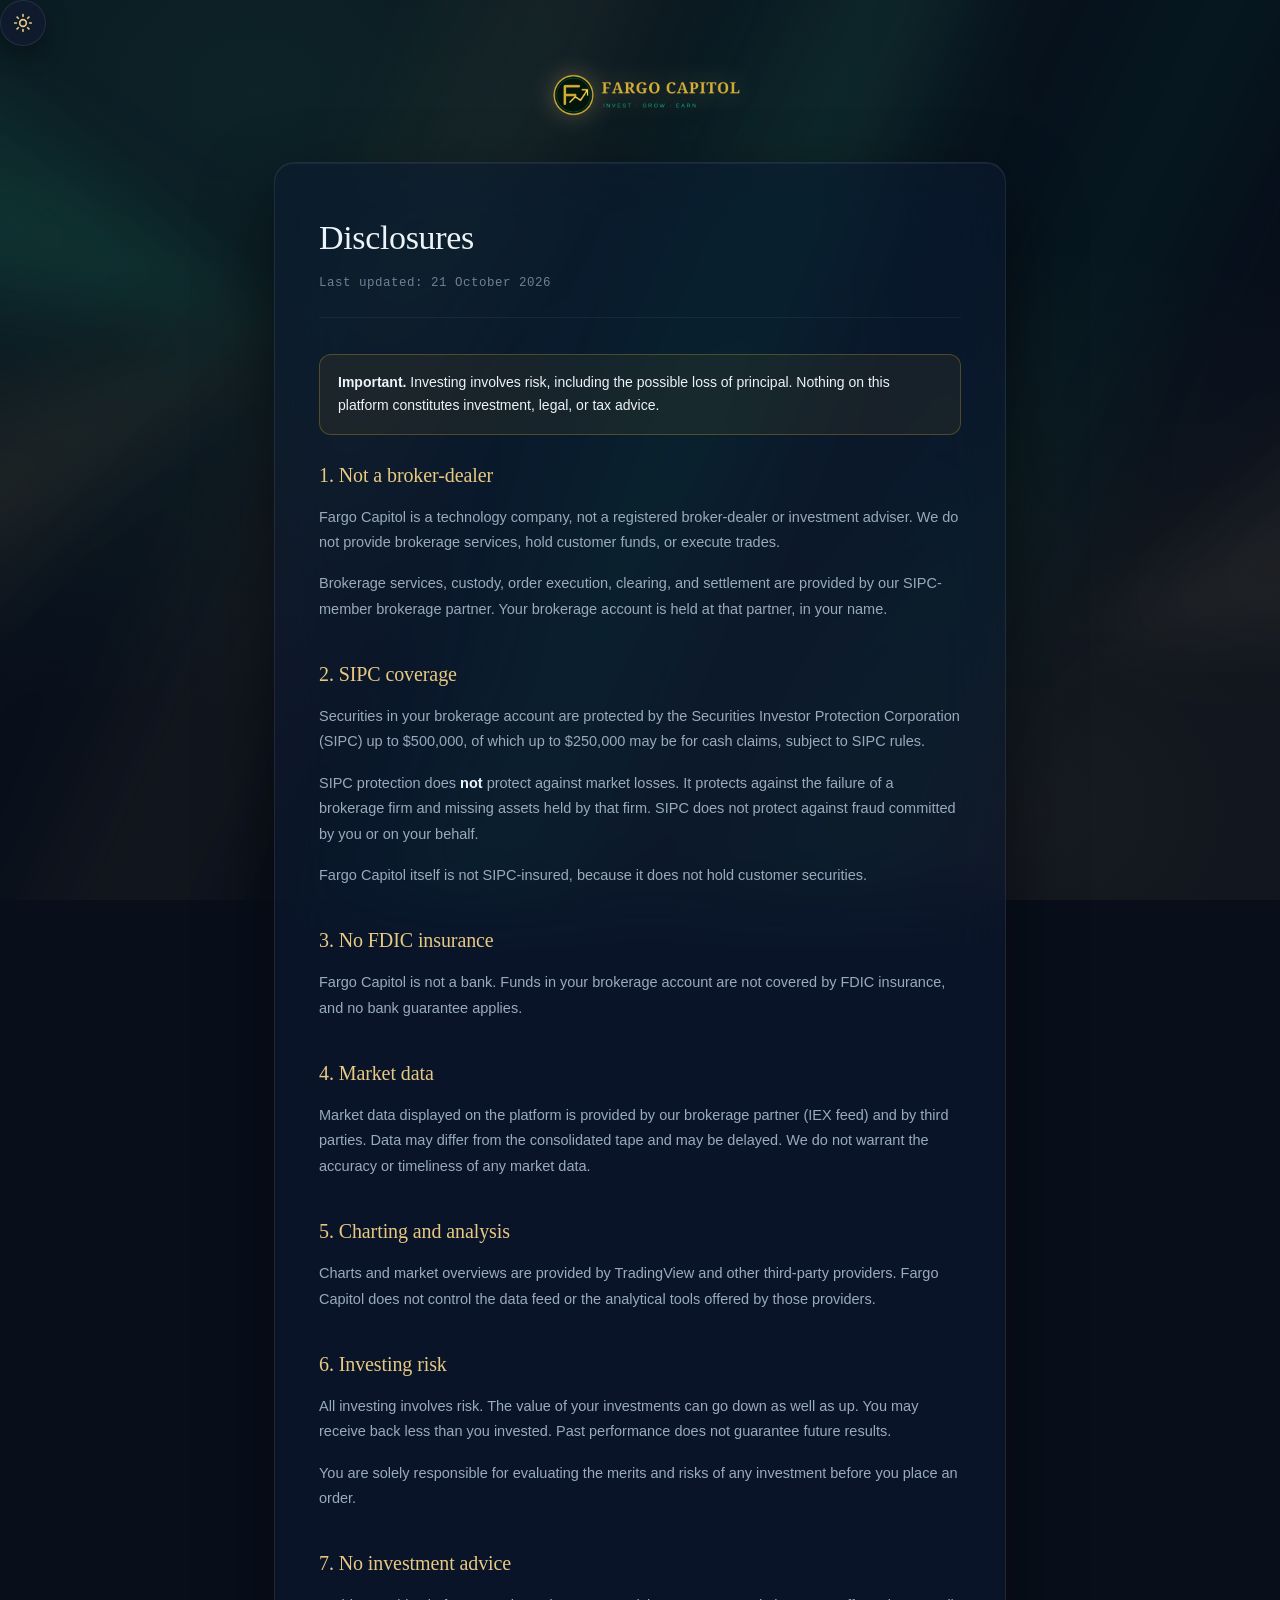
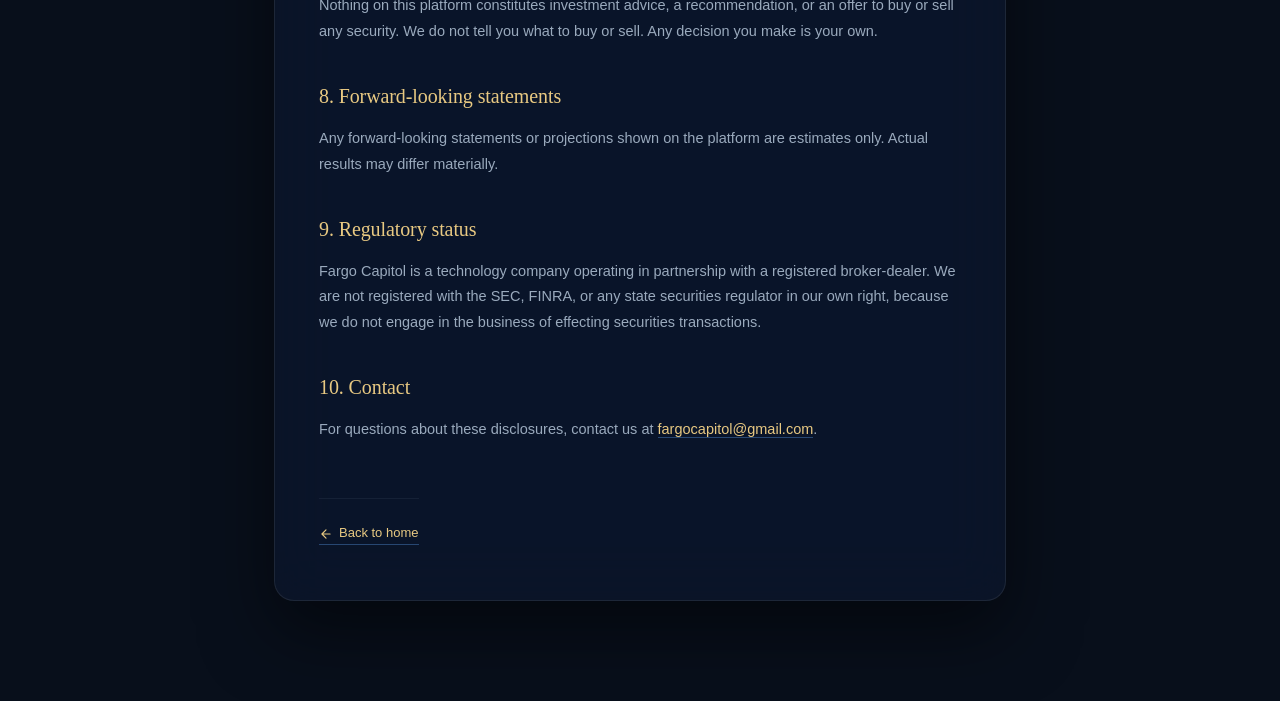
<file: disclosures.html>
<!DOCTYPE html>
<html lang="en" data-theme="dark">
<head>
<meta charset="UTF-8">
<meta name="viewport" content="width=device-width, initial-scale=1.0">
<title>Disclosures — Fargo Capitol</title>
<script>
  (function(){
    var t = localStorage.getItem("wsc_theme") || "dark";
    document.documentElement.setAttribute("data-theme", t);
  })();
</script>
<link rel="stylesheet" href="/css/styles.css">
<style>
  .legal-shell {
    max-width: 780px;
    margin: 0 auto;
    padding: 60px 24px 100px;
    position: relative;
    z-index: 1;
  }
  .legal-brand {
    display: flex;
    align-items: center;
    justify-content: center;
    margin-bottom: 32px;
  }
  .legal-brand img {
    height: 70px;
    width: auto;
    filter: drop-shadow(0 0 12px rgba(212, 175, 106, 0.35));
  }
  .legal-card {
    background: rgba(15, 26, 48, 0.55);
    border: 1px solid rgba(255, 255, 255, 0.08);
    backdrop-filter: blur(28px) saturate(160%);
    -webkit-backdrop-filter: blur(28px) saturate(160%);
    border-radius: 20px;
    padding: 48px 44px;
    box-shadow: 0 30px 70px rgba(0, 0, 0, 0.5),
                inset 0 1px 0 rgba(255, 255, 255, 0.06);
  }
  html[data-theme="light"] .legal-card {
    background: rgba(255, 255, 255, 0.85);
    border-color: rgba(0, 0, 0, 0.08);
    box-shadow: 0 30px 70px rgba(0, 0, 0, 0.12),
                inset 0 1px 0 rgba(255, 255, 255, 0.9);
  }
  .legal-card h1 {
    font-family: var(--serif);
    font-size: 34px;
    font-weight: 500;
    margin: 0 0 8px;
    color: var(--text);
    letter-spacing: -0.01em;
  }
  .legal-updated {
    font-size: 12.5px;
    color: var(--text-dimmer);
    font-family: var(--mono);
    letter-spacing: 0.04em;
    margin-bottom: 36px;
    padding-bottom: 24px;
    border-bottom: 1px solid var(--line-soft);
  }
  .legal-card h2 {
    font-family: var(--serif);
    font-size: 20px;
    font-weight: 500;
    margin: 36px 0 14px;
    color: var(--gold-bright);
    letter-spacing: -0.005em;
  }
  .legal-card h2:first-of-type { margin-top: 0; }
  .legal-card p {
    font-size: 14.5px;
    line-height: 1.75;
    color: var(--text-dim);
    margin: 0 0 16px;
  }
  .legal-card ul {
    padding-left: 22px;
    margin: 0 0 16px;
  }
  .legal-card li {
    font-size: 14.5px;
    line-height: 1.75;
    color: var(--text-dim);
    margin-bottom: 8px;
  }
  .legal-card a {
    color: var(--gold-bright);
    text-decoration: none;
    border-bottom: 1px solid rgba(96, 165, 250, 0.35);
    transition: border-color 0.2s;
  }
  .legal-card a:hover { border-bottom-color: var(--gold-bright); }
  .legal-card strong { color: var(--text); font-weight: 600; }
  .legal-warning {
    padding: 16px 18px;
    border-radius: 12px;
    background: rgba(251, 191, 36, 0.06);
    border: 1px solid rgba(251, 191, 36, 0.25);
    font-size: 14px;
    line-height: 1.65;
    color: var(--text);
    margin-bottom: 24px;
  }
  .legal-back {
    display: inline-flex;
    align-items: center;
    gap: 6px;
    margin-top: 40px;
    padding-top: 24px;
    border-top: 1px solid var(--line-soft);
    font-size: 13px;
    color: var(--text-dim);
    text-decoration: none;
  }
  .legal-back:hover { color: var(--gold-bright); }
  @media (max-width: 600px) {
    .legal-shell { padding: 40px 16px 80px; }
    .legal-card { padding: 32px 24px; border-radius: 16px; }
    .legal-card h1 { font-size: 26px; }
    .legal-card h2 { font-size: 18px; }
  }
</style>
</head>
<body>

<div class="auth-bg"></div>

<button class="theme-toggle" id="theme-toggle-btn" aria-label="Toggle theme">
  <svg class="icon-moon" viewBox="0 0 24 24" fill="none" stroke="currentColor" stroke-width="2" stroke-linecap="round" stroke-linejoin="round">
    <path d="M21 12.79A9 9 0 1 1 11.21 3 7 7 0 0 0 21 12.79z"/>
  </svg>
  <svg class="icon-sun" viewBox="0 0 24 24" fill="none" stroke="currentColor" stroke-width="2" stroke-linecap="round" stroke-linejoin="round">
    <circle cx="12" cy="12" r="4"/>
    <path d="M12 2v2M12 20v2M4.93 4.93l1.41 1.41M17.66 17.66l1.41 1.41M2 12h2M20 12h2M4.93 19.07l1.41-1.41M17.66 6.34l1.41-1.41"/>
  </svg>
</button>

<div class="legal-shell">
  <div class="legal-brand">
    <img src="/wsc-logo.png" alt="Fargo Capitol">
  </div>

  <div class="legal-card">
    <h1>Disclosures</h1>
    <div class="legal-updated">Last updated: 21 October 2026</div>

    <div class="legal-warning">
      <strong>Important.</strong> Investing involves risk, including the possible loss of principal.
      Nothing on this platform constitutes investment, legal, or tax advice.
    </div>

    <h2>1. Not a broker-dealer</h2>
    <p>Fargo Capitol is a technology company, not a registered broker-dealer or investment adviser. We do not provide brokerage services, hold customer funds, or execute trades.</p>
    <p>Brokerage services, custody, order execution, clearing, and settlement are provided by our SIPC-member brokerage partner. Your brokerage account is held at that partner, in your name.</p>

    <h2>2. SIPC coverage</h2>
    <p>Securities in your brokerage account are protected by the Securities Investor Protection Corporation (SIPC) up to $500,000, of which up to $250,000 may be for cash claims, subject to SIPC rules.</p>
    <p>SIPC protection does <strong>not</strong> protect against market losses. It protects against the failure of a brokerage firm and missing assets held by that firm. SIPC does not protect against fraud committed by you or on your behalf.</p>
    <p>Fargo Capitol itself is not SIPC-insured, because it does not hold customer securities.</p>

    <h2>3. No FDIC insurance</h2>
    <p>Fargo Capitol is not a bank. Funds in your brokerage account are not covered by FDIC insurance, and no bank guarantee applies.</p>

    <h2>4. Market data</h2>
    <p>Market data displayed on the platform is provided by our brokerage partner (IEX feed) and by third parties. Data may differ from the consolidated tape and may be delayed. We do not warrant the accuracy or timeliness of any market data.</p>

    <h2>5. Charting and analysis</h2>
    <p>Charts and market overviews are provided by TradingView and other third-party providers. Fargo Capitol does not control the data feed or the analytical tools offered by those providers.</p>

    <h2>6. Investing risk</h2>
    <p>All investing involves risk. The value of your investments can go down as well as up. You may receive back less than you invested. Past performance does not guarantee future results.</p>
    <p>You are solely responsible for evaluating the merits and risks of any investment before you place an order.</p>

    <h2>7. No investment advice</h2>
    <p>Nothing on this platform constitutes investment advice, a recommendation, or an offer to buy or sell any security. We do not tell you what to buy or sell. Any decision you make is your own.</p>

    <h2>8. Forward-looking statements</h2>
    <p>Any forward-looking statements or projections shown on the platform are estimates only. Actual results may differ materially.</p>

    <h2>9. Regulatory status</h2>
    <p>Fargo Capitol 
is a technology company operating in partnership with a registered broker-dealer. We are not registered with the SEC, FINRA, or any state securities regulator in our own right, because we do not engage in the business of effecting securities transactions.</p>

    <h2>10. Contact</h2>
    <p>For questions about these disclosures, contact us at <a href="mailto: fargocapitol@gmail.com">fargocapitol@gmail.com</a>.</p>

    <a class="legal-back" href="/">
      <svg width="14" height="14" viewBox="0 0 24 24" fill="none" stroke="currentColor" stroke-width="2" stroke-linecap="round" stroke-linejoin="round">
        <path d="M19 12H5M12 19l-7-7 7-7"/>
      </svg>
      Back to home
    </a>
  </div>
</div>

<script src="/js/theme.js"></script>
</body>
</html>
</file>
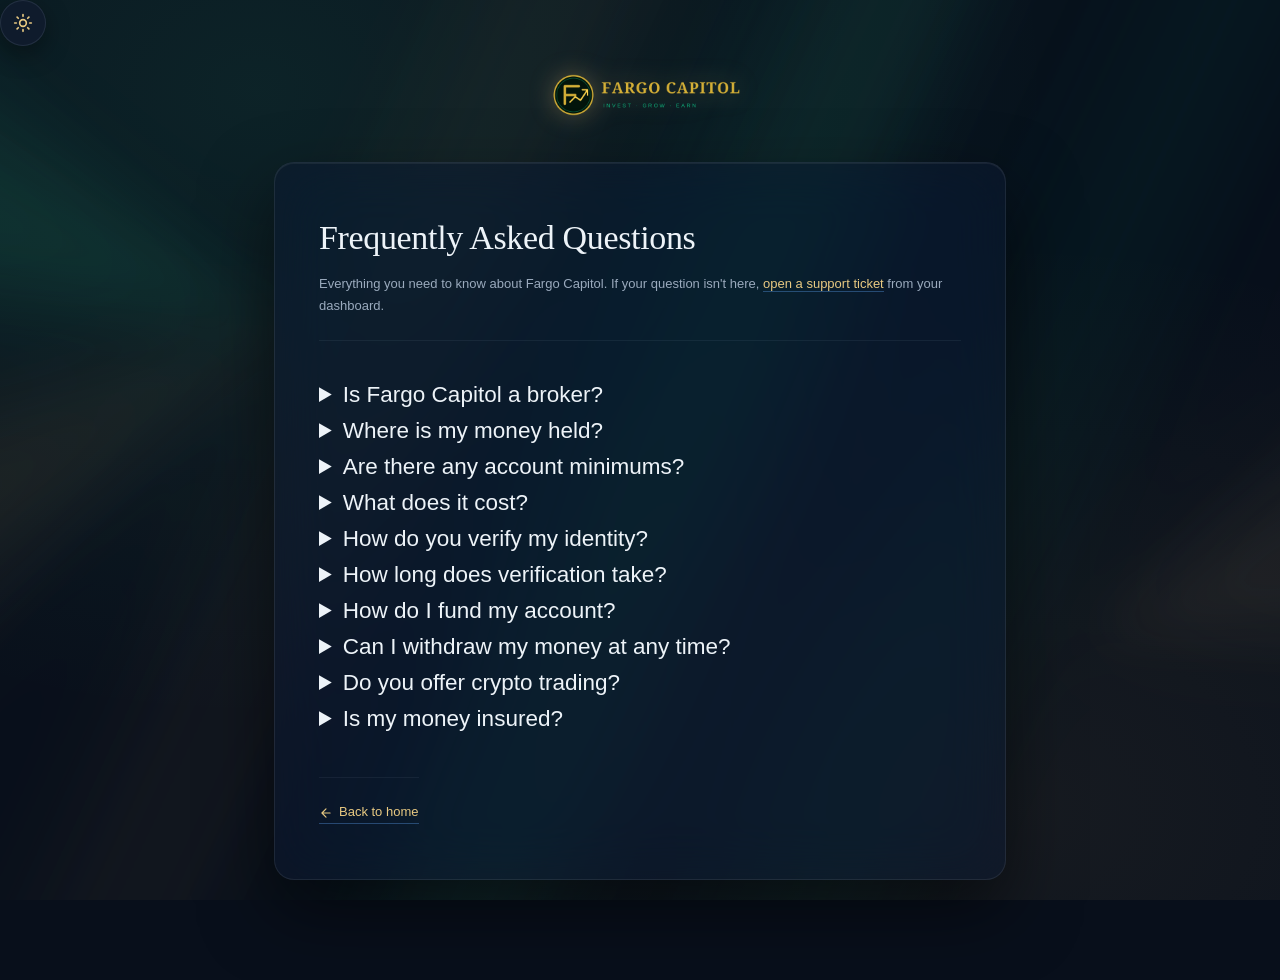
<file: faq.html>
<!DOCTYPE html>
<html lang="en" data-theme="dark">
<head>
<meta charset="UTF-8">
<meta name="viewport" content="width=device-width, initial-scale=1.0">
<title>FAQ — Fargo Capitol</title>
<script>
  (function(){
    var t = localStorage.getItem("wsc_theme") || "dark";
    document.documentElement.setAttribute("data-theme", t);
  })();
</script>
<link rel="stylesheet" href="/css/styles.css">
<style>
  .legal-shell {
    max-width: 780px;
    margin: 0 auto;
    padding: 60px 24px 100px;
    position: relative;
    z-index: 1;
  }
  .legal-brand {
    display: flex;
    align-items: center;
    justify-content: center;
    margin-bottom: 32px;
  }
  .legal-brand img {
    height: 70px;
    width: auto;
    filter: drop-shadow(0 0 12px rgba(212, 175, 106, 0.35));
  }
  .legal-card {
    background: rgba(15, 26, 48, 0.55);
    border: 1px solid rgba(255, 255, 255, 0.08);
    backdrop-filter: blur(28px) saturate(160%);
    -webkit-backdrop-filter: blur(28px) saturate(160%);
    border-radius: 20px;
    padding: 48px 44px;
    box-shadow: 0 30px 70px rgba(0, 0, 0, 0.5),
                inset 0 1px 0 rgba(255, 255, 255, 0.06);
  }
  html[data-theme="light"] .legal-card {
    background: rgba(255, 255, 255, 0.85);
    border-color: rgba(0, 0, 0, 0.08);
    box-shadow: 0 30px 70px rgba(0, 0, 0, 0.12),
                inset 0 1px 0 rgba(255, 255, 255, 0.9);
  }
  .legal-card h1 {
    font-family: var(--serif);
    font-size: 34px;
    font-weight: 500;
    margin: 0 0 8px;
    color: var(--text);
    letter-spacing: -0.01em;
  }
  .legal-updated {
    font-size: 13px;
    color: var(--text-dim);
    line-height: 1.65;
    margin-bottom: 36px;
    padding-bottom: 24px;
    border-bottom: 1px solid var(--line-soft);
  }
  .legal-card a {
    color: var(--gold-bright);
    text-decoration: none;
    border-bottom: 1px solid rgba(96, 165, 250, 0.35);
    transition: border-color 0.2s;
  }
  .legal-card a:hover { border-bottom-color: var(--gold-bright); }

  /* FAQ accordion */
  .faq-item {
    border-bottom: 1px solid var(--line-soft);
    padding: 4px 0;
  }
  .faq-item:last-of-type { border-bottom: none; }
  .faq-item summary {
    cursor: pointer;
    font-family: var(--serif);
    font-size: 17px;
    font-weight: 500;
    color: var(--text);
    padding: 18px 0;
    list-style: none;
    display: flex;
    justify-content: space-between;
    align-items: center;
    gap: 16px;
    transition: color 0.2s;
  }
  .faq-item summary::-webkit-details-marker { display: none; }
  .faq-item summary::after {
    content: "+";
    font-family: var(--mono);
    font-size: 22px;
    color: var(--gold-bright);
    flex-shrink: 0;
    transition: transform 0.25s;
    line-height: 1;
  }
  .faq-item[open] summary::after { transform: rotate(45deg); }
  .faq-item summary:hover { color: var(--gold-bright); }
  .faq-item p {
    font-size: 14.5px;
    line-height: 1.75;
    color: var(--text-dim);
    margin: 0 0 20px;
    padding-right: 30px;
  }
  .faq-item p:last-child { margin-bottom: 20px; }
  .faq-item strong { color: var(--text); font-weight: 600; }
  .faq-item ul {
    padding-left: 22px;
    margin: 0 0 20px;
  }
  .faq-item li {
    font-size: 14.5px;
    line-height: 1.75;
    color: var(--text-dim);
    margin-bottom: 6px;
  }
  .legal-back {
    display: inline-flex;
    align-items: center;
    gap: 6px;
    margin-top: 40px;
    padding-top: 24px;
    border-top: 1px solid var(--line-soft);
    font-size: 13px;
    color: var(--text-dim);
    text-decoration: none;
  }
  .legal-back:hover { color: var(--gold-bright); }
  @media (max-width: 600px) {
    .legal-shell { padding: 40px 16px 80px; }
    .legal-card { padding: 32px 24px; border-radius: 16px; }
    .legal-card h1 { font-size: 26px; }
    .faq-item summary { font-size: 15.5px; padding: 16px 0; }
  }
</style>
</head>
<body>

<div class="auth-bg"></div>

<button class="theme-toggle" id="theme-toggle-btn" aria-label="Toggle theme">
  <svg class="icon-moon" viewBox="0 0 24 24" fill="none" stroke="currentColor" stroke-width="2" stroke-linecap="round" stroke-linejoin="round">
    <path d="M21 12.79A9 9 0 1 1 11.21 3 7 7 0 0 0 21 12.79z"/>
  </svg>
  <svg class="icon-sun" viewBox="0 0 24 24" fill="none" stroke="currentColor" stroke-width="2" stroke-linecap="round" stroke-linejoin="round">
    <circle cx="12" cy="12" r="4"/>
    <path d="M12 2v2M12 20v2M4.93 4.93l1.41 1.41M17.66 17.66l1.41 1.41M2 12h2M20 12h2M4.93 19.07l1.41-1.41M17.66 6.34l1.41-1.41"/>
  </svg>
</button>

<div class="legal-shell">
  <div class="legal-brand">
    <img src="/wsc-logo.png" alt="Fargo Capitol">
  </div>

  <div class="legal-card">
    <h1>Frequently Asked Questions</h1>
    <div class="legal-updated">
      Everything you need to know about Fargo Capitol.
      If your question isn't here, <a href="dashboard.html">open a support ticket</a> from your dashboard.
    </div>
<div class="lp-faq">
  <details class="lp-faq-item reveal">
    <summary>Is Fargo Capitol a broker?</summary>
    <p>No. Fargo Capitol is a technology company. Brokerage services — custody, execution, clearing — are provided by our registered broker-dealer partners. We build the interface; they hold the license.</p>
  </details>
  <details class="lp-faq-item reveal">
    <summary>Where is my money held?</summary>
    <p>At the brokerage, in your name. We never take custody of customer funds. Every deposit and withdrawal is routed through our partner's secure APIs. We do not have a balance field in our database that could be incremented.</p>
  </details>
  <details class="lp-faq-item reveal">
    <summary>Are there any account minimums?</summary>
    <p>To activate your account and unlock full trading capabilities, the minimum investment is the $500 Starter package. Higher tiers exist for premium services (see Plans section).</p>
  </details>
  <details class="lp-faq-item reveal">
    <summary>What does it cost?</summary>
    <p>$0 commission on US equities and ETFs. Regulatory fees and any third-party charges (like wire transfers) are passed through at cost.</p>
  </details>
  <details class="lp-faq-item reveal">
    <summary>How do you verify my identity?</summary>
    <p>Through our brokerage partner. You submit your name, address, date of birth, and tax ID. They run the actual CIP/KYC check. We store a status flag indicating whether you've been approved.</p>
  </details>
  <details class="lp-faq-item reveal">
    <summary>How long does verification take?</summary>
    <p>Most accounts are verified within a few hours. Complex cases can take 1–2 business days. You can track the status on your dashboard while it's in progress.</p>
  </details>
  <details class="lp-faq-item reveal">
    <summary>How do I fund my account?</summary>
    <p>You can fund your account using major cryptocurrencies (such as BTC, ETH, and USDT). Simply navigate to the deposit section, select your preferred token, and transfer to the provided wallet address. Deposits are credited after network confirmation.</p>
  </details>
  <details class="lp-faq-item reveal">
    <summary>Can I withdraw my money at any time?</summary>
    <p>Yes. There's no lock-up. Withdrawals are processed back to your designated crypto wallet address, subject to standard network confirmation times.</p>
  </details>
  <details class="lp-faq-item reveal">
    <summary>Do you offer crypto trading?</summary>
    <p>While we do not offer crypto-to-crypto trading pairs, we fully support <strong>crypto deposits</strong>. You can fund your account using BTC, ETH, USDT, and other major tokens. <br><br>We use crypto for deposits to ensure a seamless global experience. By accepting digital assets, we bypass the delays and fluctuating exchange rates of traditional international banking. Your crypto is instantly converted to a unified USD balance on our servers, ensuring everyone trades with the exact same currency value, regardless of their home country.</p>
  </details>
  <details class="lp-faq-item reveal">
    <summary>Is my money insured?</summary>
    <p>Brokerage accounts at our SIPC-member partner are covered by SIPC up to $500,000 (including $250,000 for cash claims). SIPC protects against broker failure, not market losses. There is no FDIC insurance because this is not a bank.</p>
  </details>
</div>

    <a class="legal-back" href="index.html">
      <svg width="14" height="14" viewBox="0 0 24 24" fill="none" stroke="currentColor" stroke-width="2" stroke-linecap="round" stroke-linejoin="round">
        <path d="M19 12H5M12 19l-7-7 7-7"/>
      </svg>
      Back to home
    </a>
  </div>
</div>

<script src="/js/theme.js"></script>
</body>
</html>
</file>
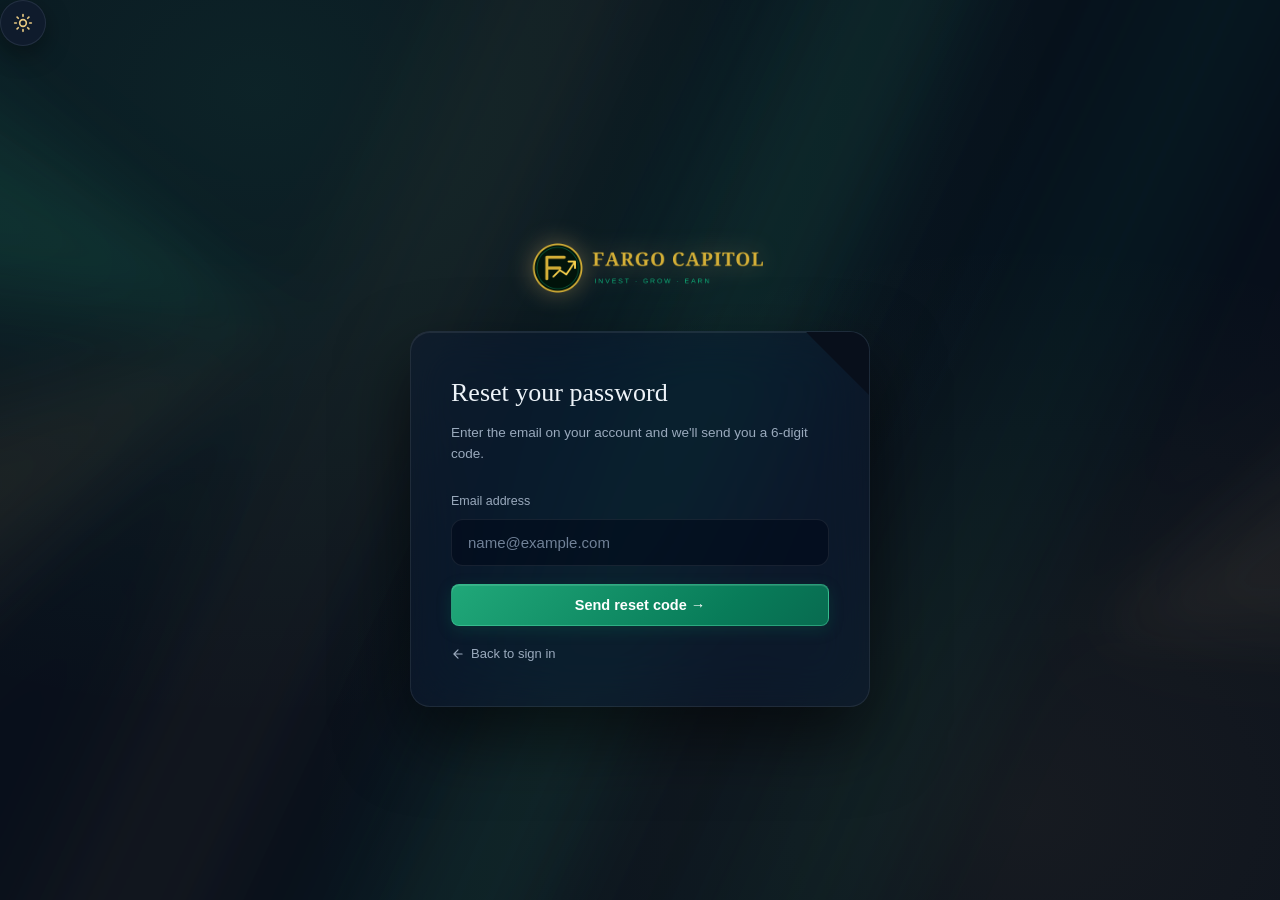
<file: forgot.html>
<!DOCTYPE html>
<html lang="en" data-theme="dark">
<head>
<meta charset="UTF-8">
<meta name="viewport" content="width=device-width, initial-scale=1.0">
<title>Reset password — Fargo Capitol</title>
<script>
  (function(){
    var t = localStorage.getItem("wsc_theme") || "dark";
    document.documentElement.setAttribute("data-theme", t);
  })();
</script>
<link rel="stylesheet" href="/css/styles.css">
<style>
  .forgot-card {
    max-width: 460px;
    padding: 40px 40px 34px;
    background: rgba(15, 26, 48, 0.55);
    border: 1px solid rgba(255, 255, 255, 0.08);
    backdrop-filter: blur(28px) saturate(160%);
    -webkit-backdrop-filter: blur(28px) saturate(160%);
    border-radius: 20px;
    box-shadow: 0 30px 70px rgba(0,0,0,0.55),
                inset 0 1px 0 rgba(255,255,255,0.08);
  }
  html[data-theme="light"] .forgot-card {
    background: rgba(255,255,255,0.75);
    border-color: rgba(0,0,0,0.08);
    box-shadow: 0 30px 70px rgba(0,0,0,0.15),
                inset 0 1px 0 rgba(255,255,255,0.9);
  }
  .forgot-card .field label { font-size:12.5px; color:var(--text-dim); font-weight:500; }
  .forgot-card .field input {
    background: rgba(0,8,24,0.55);
    border: 1px solid rgba(255,255,255,0.08);
    border-radius: 12px;
    padding: 14px 16px;
    font-size: 15px;
    width: 100%;
  }
  html[data-theme="light"] .forgot-card .field input {
    background: rgba(255,255,255,0.8);
    border-color: rgba(0,0,0,0.08);
  }
  .forgot-card .field input:focus {
    outline: none;
    border-color: rgba(96,165,250,0.65);
    box-shadow: 0 0 0 4px rgba(59,130,246,0.14);
  }
  .step-panel { display: none; }
  .step-panel.active { display: block; animation: panelIn 0.35s ease-out; }
  @keyframes panelIn {
    from { opacity: 0; transform: translateY(10px); }
    to   { opacity: 1; transform: translateY(0); }
  }
  .code-row {
    display: flex; gap: 10px; justify-content: center;
    margin: 22px 0 14px;
  }
  .code-row input {
    width: 52px; height: 62px; text-align: center;
    font-family: var(--mono); font-size: 26px; font-weight: 600;
    padding: 0; border-radius: 12px;
  }
  .code-row input:focus {
    outline: none;
    border-color: rgba(96,165,250,0.8);
    box-shadow: 0 0 0 4px rgba(59,130,246,0.2);
  }
  .code-row input.filled {
    background: rgba(59,130,246,0.1);
    border-color: rgba(96,165,250,0.6);
  }
  @media (max-width: 500px) {
    .code-row { gap: 6px; }
    .code-row input { width: 44px; height: 54px; font-size: 22px; }
  }
  .forgot-muted { font-size: 13.5px; color: var(--text-dimmer); line-height: 1.6; }
  .forgot-muted strong { color: var(--gold-bright); font-family: var(--mono); }
  .back-link {
    display: inline-flex; align-items: center; gap: 6px;
    font-size: 13px; color: var(--text-dim); text-decoration: none;
    margin-top: 18px;
  }
  .back-link:hover { color: var(--gold-bright); }
</style>
<style>
.input-icon.has-toggle input{padding-right:46px}
.pw-toggle{position:absolute;right:8px;top:50%;transform:translateY(-50%);width:34px;height:34px;display:flex;align-items:center;justify-content:center;background:transparent;border:0;color:var(--text-dimmer);cursor:pointer;border-radius:8px;padding:0}
.pw-toggle:hover{color:var(--gold-bright);background:rgba(255,255,255,.05)}
.pw-toggle svg{width:18px;height:18px}
.pw-toggle .icon-eye-off{display:none}
.pw-toggle.revealed .icon-eye{display:none}
.pw-toggle.revealed .icon-eye-off{display:block}
</style>
</head>
<body>

<div class="auth-bg"></div>

<button class="theme-toggle" id="theme-toggle-btn" aria-label="Toggle theme">
  <svg class="icon-moon" viewBox="0 0 24 24" fill="none" stroke="currentColor" stroke-width="2" stroke-linecap="round" stroke-linejoin="round"><path d="M21 12.79A9 9 0 1 1 11.21 3 7 7 0 0 0 21 12.79z"/></svg>
  <svg class="icon-sun" viewBox="0 0 24 24" fill="none" stroke="currentColor" stroke-width="2" stroke-linecap="round" stroke-linejoin="round"><circle cx="12" cy="12" r="4"/><path d="M12 2v2M12 20v2M4.93 4.93l1.41 1.41M17.66 17.66l1.41 1.41M2 12h2M20 12h2M4.93 19.07l1.41-1.41M17.66 6.34l1.41-1.41"/></svg>
</button>

<div class="auth-shell">
  <div class="brand-badge">
    <img src="/wsc-logo.png" alt="Fargo Capitol"
         style="height:90px;width:auto;max-width:260px;object-fit:contain;margin:0 auto;display:block;
                filter:drop-shadow(0 0 12px rgba(212,175,106,0.4));">
  </div>

  <div class="auth-card forgot-card">

    <!-- STEP 1 — enter email -->
    <div class="step-panel active" id="step-email">
      <h1>Reset your password</h1>
      <p class="sub">Enter the email on your account and we'll send you a 6-digit code.</p>

      <div class="error-box" id="err-email" style="display:none;"></div>

      <form id="form-email" autocomplete="off">
        <div class="field">
          <label for="fp-email">Email address</label>
          <input id="fp-email" type="email" placeholder="name@example.com" required>
        </div>
        <button class="btn btn-solid btn-block" type="submit" id="btn-email">
          Send reset code →
        </button>
      </form>

      <a class="back-link" href="/login.html">
        <svg width="14" height="14" viewBox="0 0 24 24" fill="none" stroke="currentColor" stroke-width="2"
             stroke-linecap="round" stroke-linejoin="round">
          <path d="M19 12H5M12 19l-7-7 7-7"/>
        </svg>
        Back to sign in
      </a>
    </div>

    <!-- STEP 2 — enter code -->
    <div class="step-panel" id="step-code">
      <h1>Enter your code</h1>
      <p class="sub forgot-muted">
        We sent a 6-digit code to <strong id="sent-to">your email</strong>. It expires in 10 minutes.
      </p>

      <div class="error-box" id="err-code" style="display:none;"></div>

      <div class="code-row" id="code-row">
        <input type="text" maxlength="1" inputmode="numeric" autocomplete="off" data-code="0">
        <input type="text" maxlength="1" inputmode="numeric" autocomplete="off" data-code="1">
        <input type="text" maxlength="1" inputmode="numeric" autocomplete="off" data-code="2">
        <input type="text" maxlength="1" inputmode="numeric" autocomplete="off" data-code="3">
        <input type="text" maxlength="1" inputmode="numeric" autocomplete="off" data-code="4">
        <input type="text" maxlength="1" inputmode="numeric" autocomplete="off" data-code="5">
      </div>

      <button class="btn btn-solid btn-block" id="btn-verify">
        Verify code →
      </button>

      <div style="display:flex;justify-content:space-between;margin-top:14px;">
        <button type="button" id="btn-resend" class="back-link" style="background:none;border:none;cursor:pointer;padding:0;">
          Resend code
        </button>
        <button type="button" id="btn-back-email" class="back-link" style="background:none;border:none;cursor:pointer;padding:0;">
          Use a different email
        </button>
      </div>
    </div>

    <!-- STEP 3 — new password -->
    <div class="step-panel" id="step-password">
      <h1>Set a new password</h1>
      <p class="sub">Choose a strong password at least 10 characters long.</p>

      <div class="error-box" id="err-password" style="display:none;"></div>

      <form id="form-password" autocomplete="off">
        <div class="field">
          <label for="fp-password">New password</label>
          <div class="input-icon has-toggle"><input id="fp-password" type="password" placeholder="••••••••" minlength="10" required><button type="button" class="pw-toggle" data-target="fp-password" aria-label="Show password">
  <svg class="icon-eye" viewBox="0 0 24 24" fill="none" stroke="currentColor" stroke-width="2" stroke-linecap="round" stroke-linejoin="round"><path d="M1 12s4-8 11-8 11 8 11 8-4 8-11 8-11-8-11-8z"/><circle cx="12" cy="12" r="3"/></svg>
  <svg class="icon-eye-off" viewBox="0 0 24 24" fill="none" stroke="currentColor" stroke-width="2" stroke-linecap="round" stroke-linejoin="round"><path d="M17.94 17.94A10.07 10.07 0 0 1 12 20c-7 0-11-8-11-8a18.45 18.45 0 0 1 5.06-5.94M9.9 4.24A9.12 9.12 0 0 1 12 4c7 0 11 8 11 8a18.5 18.5 0 0 1-2.16 3.19m-6.72-1.07a3 3 0 1 1-4.24-4.24"/><line x1="1" y1="1" x2="23" y2="23"/></svg>
</button></div>
        </div>
        <div class="field">
          <label for="fp-confirm">Confirm password</label>
          <div class="input-icon has-toggle"><input id="fp-confirm" type="password" placeholder="••••••••" minlength="10" required><button type="button" class="pw-toggle" data-target="fp-confirm" aria-label="Show password">
  <svg class="icon-eye" viewBox="0 0 24 24" fill="none" stroke="currentColor" stroke-width="2" stroke-linecap="round" stroke-linejoin="round"><path d="M1 12s4-8 11-8 11 8 11 8-4 8-11 8-11-8-11-8z"/><circle cx="12" cy="12" r="3"/></svg>
  <svg class="icon-eye-off" viewBox="0 0 24 24" fill="none" stroke="currentColor" stroke-width="2" stroke-linecap="round" stroke-linejoin="round"><path d="M17.94 17.94A10.07 10.07 0 0 1 12 20c-7 0-11-8-11-8a18.45 18.45 0 0 1 5.06-5.94M9.9 4.24A9.12 9.12 0 0 1 12 4c7 0 11 8 11 8a18.5 18.5 0 0 1-2.16 3.19m-6.72-1.07a3 3 0 1 1-4.24-4.24"/><line x1="1" y1="1" x2="23" y2="23"/></svg>
</button></div>
        </div>
        <button class="btn btn-solid btn-block" type="submit" id="btn-reset">
          Reset password →
        </button>
      </form>
    </div>

    <!-- STEP 4 — success -->
    <div class="step-panel" id="step-done">
      <h1>Password reset</h1>
      <p class="sub">Your password has been changed. You can now sign in with your new password.</p>
      <a class="btn btn-solid btn-block" href="/login.html" style="margin-top:12px;">
        Go to sign in →
      </a>
    </div>

  </div>
</div>

<script src="/js/theme.js"></script>
<script src="/js/api.js"></script>
<script>
(function () {
  var state = { email: "", resetToken: "" };

  function show(id) {
    document.querySelectorAll(".step-panel").forEach(function (p) {
      p.classList.toggle("active", p.id === id);
    });
  }
  function showErr(elId, msg) {
    var el = document.getElementById(elId);
    el.textContent = msg;
    el.style.display = "block";
  }
  function hideErr(elId) {
    document.getElementById(elId).style.display = "none";
  }

  /* ---------- Step 1: request code ---------- */
  document.getElementById("form-email").addEventListener("submit", async function (e) {
    e.preventDefault();
    hideErr("err-email");
    var btn = document.getElementById("btn-email");
    var email = document.getElementById("fp-email").value.trim();

    if (!email) return showErr("err-email", "Enter your email address.");

    btn.disabled = true; btn.textContent = "Sending…";
    try {
      var res = await fetch("/api/auth/forgot-password", {
        method: "POST",
        headers: { "Content-Type": "application/json" },
        body: JSON.stringify({ email: email }),
      });
      var data = await res.json();
      if (!res.ok) throw new Error(data.error || "Could not send code");

      state.email = email;
      document.getElementById("sent-to").textContent = data.email_masked || email;
      show("step-code");
      setTimeout(function () {
        var first = document.querySelector('#code-row input[data-code="0"]');
        if (first) first.focus();
      }, 50);
    } catch (err) {
      showErr("err-email", err.message);
    } finally {
      btn.disabled = false; btn.textContent = "Send reset code →";
    }
  });

  /* ---------- Step 2: code entry ---------- */
  var boxes = Array.prototype.slice.call(document.querySelectorAll("#code-row input"));
  function getCode() { return boxes.map(function (b) { return b.value; }).join(""); }
  function clearCode() {
    boxes.forEach(function (b) { b.value = ""; b.classList.remove("filled"); });
    boxes[0].focus();
  }

  boxes.forEach(function (box, i) {
    box.addEventListener("input", function () {
      box.value = box.value.replace(/[^0-9]/g, "").slice(0, 1);
      box.classList.toggle("filled", !!box.value);
      if (box.value && boxes[i + 1]) boxes[i + 1].focus();
    });
    box.addEventListener("keydown", function (e) {
      if (e.key === "Backspace" && !box.value && boxes[i - 1]) {
        boxes[i - 1].focus(); boxes[i - 1].value = ""; boxes[i - 1].classList.remove("filled");
        e.preventDefault();
      }
      if (e.key === "Enter") document.getElementById("btn-verify").click();
    });
    box.addEventListener("paste", function (e) {
      var pasted = (e.clipboardData || window.clipboardData).getData("text").replace(/[^0-9]/g, "");
      if (!pasted) return;
      e.preventDefault();
      boxes.forEach(function (b, idx) { b.value = pasted[idx] || ""; b.classList.toggle("filled", !!b.value); });
      var next = Math.min(pasted.length, boxes.length - 1);
      boxes[next].focus();
    });
  });

  document.getElementById("btn-verify").addEventListener("click", async function () {
    hideErr("err-code");
    var btn = this;
    var code = getCode();
    if (code.length !== 6) return showErr("err-code", "Enter all 6 digits.");

    btn.disabled = true; btn.textContent = "Verifying…";
    try {
      var res = await fetch("/api/auth/verify-reset-code", {
        method: "POST",
        headers: { "Content-Type": "application/json" },
        body: JSON.stringify({ email: state.email, code: code }),
      });
      var data = await res.json();
      if (!res.ok) throw new Error(data.error || "Verification failed");

      state.resetToken = data.reset_token;
      show("step-password");
      setTimeout(function () { document.getElementById("fp-password").focus(); }, 50);
    } catch (err) {
      showErr("err-code", err.message);
      clearCode();
    } finally {
      btn.disabled = false; btn.textContent = "Verify code →";
    }
  });

  document.getElementById("btn-resend").addEventListener("click", async function () {
    hideErr("err-code");
    this.disabled = true; this.textContent = "Sending…";
    try {
      await fetch("/api/auth/forgot-password", {
        method: "POST",
        headers: { "Content-Type": "application/json" },
        body: JSON.stringify({ email: state.email }),
      });
      document.getElementById("err-code").style.display = "none";
      alert("A new code has been sent.");
      clearCode();
    } catch (err) {
      showErr("err-code", "Could not resend. Try again.");
    } finally {
      this.disabled = false; this.textContent = "Resend code";
    }
  });

  document.getElementById("btn-back-email").addEventListener("click", function () {
    clearCode();
    show("step-email");
  });

  /* ---------- Step 3: set new password ---------- */
  document.getElementById("form-password").addEventListener("submit", async function (e) {
    e.preventDefault();
    hideErr("err-password");
    var btn = document.getElementById("btn-reset");
    var pw = document.getElementById("fp-password").value;
    var confirm = document.getElementById("fp-confirm").value;

    if (pw.length < 10) return showErr("err-password", "Password must be at least 10 characters.");
    if (pw !== confirm) return showErr("err-password", "Passwords do not match.");

    btn.disabled = true; btn.textContent = "Resetting…";
    try {
      var res = await fetch("/api/auth/reset-password", {
        method: "POST",
        headers: { "Content-Type": "application/json" },
        body: JSON.stringify({
          reset_token: state.resetToken,
          password: pw,
          confirm_password: confirm,
        }),
      });
      var data = await res.json();
      if (!res.ok) throw new Error(data.error || "Could not reset password");
      show("step-done");
    } catch (err) {
      showErr("err-password", err.message);
    } finally {
      btn.disabled = false; btn.textContent = "Reset password →";
    }
  });
  
})();


</script>
  <script src="/js/theme.js"></script>
<script>
document.querySelectorAll(".pw-toggle").forEach(function(btn){
  btn.addEventListener("click",function(){
    var field=document.getElementById(btn.dataset.target);
    if(!field)return;
    var show=field.type==="password";
    field.type=show?"text":"password";
    btn.classList.toggle("revealed",show);
    btn.setAttribute("aria-label",show?"Hide password":"Show password");
  });
});
</script>
</body>
</html>
</file>
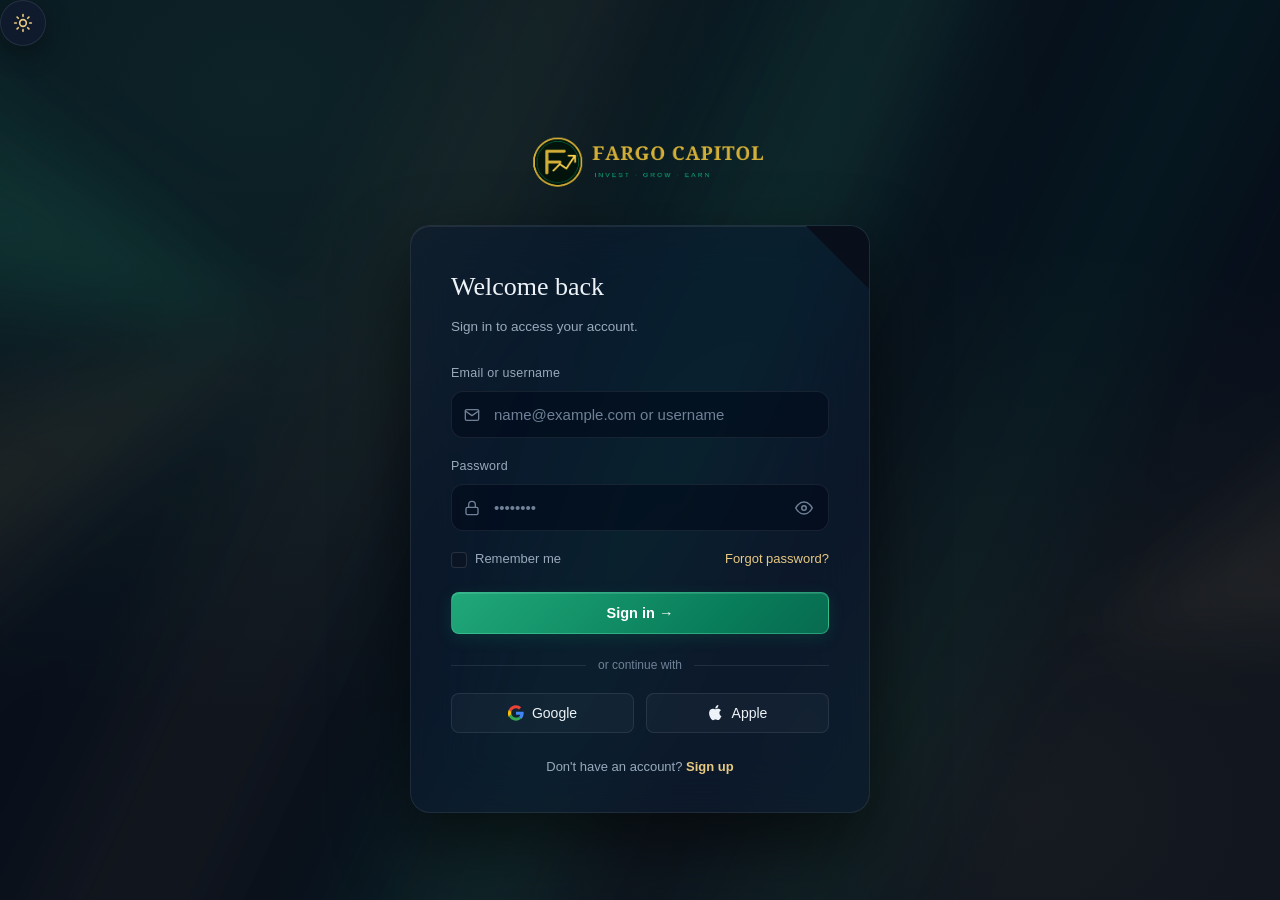
<file: kyc.html>
<!DOCTYPE html>
<html lang="en" data-theme="dark">
<head>
<meta charset="UTF-8">
<meta name="viewport" content="width=device-width, initial-scale=1.0">
<title>Identity verification — Fargo Capitol</title>
<script>
  (function(){
    var t = localStorage.getItem("wsc_theme") || "dark";
    document.documentElement.setAttribute("data-theme", t);
  })();
</script>
<link rel="stylesheet" href="/css/styles.css">
<style>
  /* ============================================================
     KYC — 5-step wizard, Apple-style glass
     ============================================================ */

  .kyc-shell {
    position: relative;
    z-index: 1;
    min-height: 100vh;
    display: flex;
    flex-direction: column;
    align-items: center;
    padding: 60px 24px 80px;
  }

  .kyc-brand {
    text-align: center;
    margin-bottom: 28px;
  }
  .kyc-brand .v {
    font-family: var(--serif);
    font-size: 38px;
    color: var(--gold-bright);
    letter-spacing: 1px;
    line-height: 1;
    text-shadow: 0 0 30px var(--gold-glow);
  }
  .kyc-brand .label {
    font-size: 12px;
    color: var(--text-dim);
    margin-top: 6px;
    letter-spacing: 0.14em;
    text-transform: uppercase;
  }

  /* Main card */
  .kyc-card {
    position: relative;
    width: 100%;
    max-width: 620px;
    padding: 40px 40px 36px;
    background: rgba(15, 26, 48, 0.55);
    border: 1px solid rgba(255, 255, 255, 0.08);
    backdrop-filter: blur(28px) saturate(160%);
    -webkit-backdrop-filter: blur(28px) saturate(160%);
    border-radius: 20px;
    box-shadow:
      0 30px 70px rgba(0, 0, 0, 0.55),
      inset 0 1px 0 rgba(255, 255, 255, 0.08);
    overflow: hidden;
  }
  html[data-theme="light"] .kyc-card {
    background: rgba(255, 255, 255, 0.75);
    border-color: rgba(0, 0, 0, 0.08);
    box-shadow:
      0 30px 70px rgba(0, 0, 0, 0.15),
      inset 0 1px 0 rgba(255, 255, 255, 0.9);
  }
  .kyc-card::before {
    content: "";
    position: absolute;
    top: -1px; right: -1px;
    width: 72px; height: 72px;
    background: var(--bg);
    border-bottom-left-radius: 16px;
    border-left: 1px solid rgba(255, 255, 255, 0.08);
    border-bottom: 1px solid rgba(255, 255, 255, 0.08);
    clip-path: polygon(100% 0, 100% 100%, 0 0);
  }

  /* Progress bar */
  .kyc-progress {
    display: flex;
    align-items: center;
    gap: 8px;
    margin-bottom: 32px;
  }
  .kyc-progress .dot {
    flex: 1;
    height: 4px;
    border-radius: 2px;
    background: rgba(255, 255, 255, 0.08);
    position: relative;
    overflow: hidden;
  }
  .kyc-progress .dot::after {
    content: "";
    position: absolute;
    inset: 0;
    background: linear-gradient(90deg, var(--gold-bright), var(--gold));
    transform-origin: left;
    transform: scaleX(0);
    transition: transform 0.45s cubic-bezier(0.22, 1, 0.36, 1);
  }
  .kyc-progress .dot.done::after,
  .kyc-progress .dot.active::after { transform: scaleX(1); }
  .kyc-progress .dot.active::after {
    background: linear-gradient(90deg, var(--gold-bright), var(--gold));
    box-shadow: 0 0 14px var(--gold-glow);
  }

  .kyc-steps-count {
    display: flex;
    justify-content: space-between;
    font-size: 12px;
    color: var(--text-dimmer);
    margin-bottom: 26px;
    letter-spacing: 0.06em;
  }
  .kyc-steps-count strong {
    color: var(--gold-bright);
    font-weight: 600;
  }

  /* Step header */
  .kyc-step-title {
    font-family: var(--serif);
    font-size: 26px;
    font-weight: 500;
    margin: 0 0 8px;
    color: var(--text);
    line-height: 1.2;
  }
  .kyc-step-sub {
    font-size: 14px;
    color: var(--text-dim);
    margin: 0 0 28px;
    line-height: 1.55;
  }

  /* Panels */
  .kyc-panel { display: none; }
  .kyc-panel.active {
    display: block;
    animation: panelIn 0.4s cubic-bezier(0.22, 1, 0.36, 1);
  }
  @keyframes panelIn {
    from { opacity: 0; transform: translateY(12px); }
    to   { opacity: 1; transform: translateY(0); }
  }

  /* Fields — reuses styles.css .field but with apple-style tweaks */
  .kyc-card .field label {
    font-size: 12.5px;
    color: var(--text-dim);
    font-weight: 500;
    letter-spacing: 0.02em;
  }
  .kyc-card .field input,
  .kyc-card .field select,
  .kyc-card .field textarea {
    background: rgba(0, 8, 24, 0.55);
    border: 1px solid rgba(255, 255, 255, 0.08);
    border-radius: 12px;
    padding: 14px 16px;
    font-size: 15px;
    transition: border-color 0.2s, box-shadow 0.2s, background 0.2s;
  }
  html[data-theme="light"] .kyc-card .field input,
  html[data-theme="light"] .kyc-card .field select,
  html[data-theme="light"] .kyc-card .field textarea {
    background: rgba(255, 255, 255, 0.8);
    border-color: rgba(0, 0, 0, 0.08);
  }
  .kyc-card .field input:focus,
  .kyc-card .field select:focus,
  .kyc-card .field textarea:focus {
    border-color: rgba(96, 165, 250, 0.65);
    box-shadow: 0 0 0 4px rgba(59, 130, 246, 0.14);
    background: rgba(0, 8, 24, 0.7);
  }
  html[data-theme="light"] .kyc-card .field input:focus,
  html[data-theme="light"] .kyc-card .field select:focus,
  html[data-theme="light"] .kyc-card .field textarea:focus {
    background: #fff;
  }

  /* Country display (read-only, from signup) */
  .country-readout {
    display: flex;
    align-items: center;
    gap: 12px;
    padding: 14px 16px;
    border-radius: 12px;
    background: rgba(0, 8, 24, 0.55);
    border: 1px solid rgba(255, 255, 255, 0.08);
    color: var(--text);
    font-size: 15px;
  }
  html[data-theme="light"] .country-readout {
    background: rgba(255, 255, 255, 0.8);
    border-color: rgba(0, 0, 0, 0.08);
  }
  .country-readout .flag { font-size: 18px; }
  .country-readout .name { flex: 1; }
  .country-readout a {
    font-size: 12.5px;
    color: var(--gold-bright);
    text-decoration: none;
  }
  .country-readout a:hover { text-decoration: underline; }

  /* Footer buttons */
  .kyc-actions {
    display: flex;
    gap: 12px;
    margin-top: 32px;
    justify-content: space-between;
  }
  .kyc-actions .spacer { flex: 1; }
  .kyc-actions .btn { min-width: 120px; }

  .btn-ghost {
    background: transparent;
    border: 1px solid var(--line);
    color: var(--text-dim);
  }
  .btn-ghost:hover {
    background: rgba(255, 255, 255, 0.04);
    color: var(--text);
    border-color: var(--line);
    box-shadow: none;
    transform: none;
  }

  /* Review step */
  .review-block {
    padding: 18px 0;
    border-bottom: 1px solid rgba(255, 255, 255, 0.06);
  }
  .review-block:last-of-type { border-bottom: none; }
  .review-block .review-head {
    display: flex;
    justify-content: space-between;
    align-items: center;
    margin-bottom: 10px;
  }
  .review-block h4 {
    font-family: var(--serif);
    font-size: 14px;
    font-weight: 500;
    margin: 0;
    color: var(--gold-bright);
  }
  .review-block .edit-link {
    font-size: 12.5px;
    color: var(--text-dim);
    text-decoration: none;
    cursor: pointer;
    background: none;
    border: none;
    padding: 0;
    font-family: inherit;
  }
  .review-block .edit-link:hover { color: var(--gold-bright); }
  .review-block .review-rows {
    display: grid;
    grid-template-columns: 1fr 1fr;
    gap: 10px 20px;
  }
  @media (max-width: 560px) { .review-block .review-rows { grid-template-columns: 1fr; } }
  .review-block .row .k {
    font-size: 11px;
    color: var(--text-dimmer);
    text-transform: uppercase;
    letter-spacing: 0.06em;
    margin-bottom: 3px;
  }
  .review-block .row .v {
    font-size: 14px;
    color: var(--text);
    font-family: var(--mono);
    word-break: break-word;
  }

  /* Consent checkbox */
  .consent-row {
    display: flex;
    align-items: flex-start;
    gap: 12px;
    margin-top: 20px;
    padding: 16px 18px;
    border-radius: 12px;
    background: rgba(59, 130, 246, 0.06);
    border: 1px solid rgba(96, 165, 250, 0.2);
  }
  .consent-row input { margin-top: 3px; }
  .consent-row label {
    font-size: 13px;
    color: var(--text-dim);
    line-height: 1.6;
    cursor: pointer;
  }
  .consent-row label a { color: var(--gold-bright); }

  /* Processing screen */
  .kyc-processing {
    display: none;
    text-align: center;
    padding: 40px 20px;
  }
  .kyc-processing.active { display: block; animation: panelIn 0.5s ease-out; }
  .kyc-processing .spinner {
    width: 72px; height: 72px;
    margin: 0 auto 28px;
    position: relative;
  }
  .kyc-processing .spinner::before,
  .kyc-processing .spinner::after {
    content: "";
    position: absolute;
    inset: 0;
    border-radius: 50%;
    border: 3px solid transparent;
  }
  .kyc-processing .spinner::before {
    border-top-color: var(--gold-bright);
    border-right-color: var(--gold);
    animation: spin 1.1s linear infinite;
  }
  .kyc-processing .spinner::after {
    inset: 10px;
    border-bottom-color: rgba(96, 165, 250, 0.6);
    animation: spin 1.6s linear infinite reverse;
  }
  @keyframes spin { to { transform: rotate(360deg); } }

  .kyc-processing h2 {
    font-family: var(--serif);
    font-size: 26px;
    font-weight: 500;
    margin: 0 0 12px;
    color: var(--text);
  }
  .kyc-processing p {
    color: var(--text-dim);
    font-size: 15px;
    line-height: 1.65;
    max-width: 46ch;
    margin: 0 auto 12px;
  }
  .kyc-processing .submitted-at {
    font-family: var(--mono);
    font-size: 13px;
    color: var(--text-dimmer);
    margin: 20px 0 32px;
  }

  /* Skip-for-now link — styled to match the primary "Continue" button */
  .kyc-skip-row {
    text-align: center;
    margin-top: 22px;
    padding-top: 18px;
    border-top: 1px solid rgba(255, 255, 255, 0.06);
  }
  .kyc-skip-row a {
    display: inline-flex;
    align-items: center;
    justify-content: center;
    gap: 8px;
    min-width: 120px;
    padding: 14px 24px;
    font-size: 14px;
    font-weight: 600;
    letter-spacing: 0.03em;
    color: #fff;
    background: linear-gradient(180deg, #5b9aff, #2f6bff);
    border: 1px solid rgba(255, 255, 255, 0.18);
    border-radius: 12px;
    text-decoration: none;
    cursor: pointer;
    box-shadow: 0 6px 18px rgba(47, 107, 255, 0.35), inset 0 1px 0 rgba(255, 255, 255, 0.25);
    transition: filter 0.2s, transform 0.15s, box-shadow 0.2s;
  }
  .kyc-skip-row a::after {
    content: "→";
    font-family: var(--mono);
    font-size: 13px;
    opacity: 0.9;
  }
  .kyc-skip-row a:hover {
    filter: brightness(1.08);
    transform: translateY(-1px);
    box-shadow: 0 8px 22px rgba(47, 107, 255, 0.45), inset 0 1px 0 rgba(255, 255, 255, 0.3);
    text-decoration: none;
    color: #fff;
  }

  /* Utility */
  .hidden { display: none !important; }
</style>
</head>
<body>

<div class="auth-bg"></div>

<button class="theme-toggle" id="theme-toggle-btn" aria-label="Toggle theme">
  <svg class="icon-moon" viewBox="0 0 24 24" fill="none" stroke="currentColor" stroke-width="2" stroke-linecap="round" stroke-linejoin="round">
    <path d="M21 12.79A9 9 0 1 1 11.21 3 7 7 0 0 0 21 12.79z"/>
  </svg>
  <svg class="icon-sun" viewBox="0 0 24 24" fill="none" stroke="currentColor" stroke-width="2" stroke-linecap="round" stroke-linejoin="round">
    <circle cx="12" cy="12" r="4"/>
    <path d="M12 2v2M12 20v2M4.93 4.93l1.41 1.41M17.66 17.66l1.41 1.41M2 12h2M20 12h2M4.93 19.07l1.41-1.41M17.66 6.34l1.41-1.41"/>
  </svg>
</button>

<div class="kyc-shell">

    <div class="kyc-brand">
    <img src="/wsc-logo.png" alt="Fargo Capitol"
         style="width: 90px; height: 90px; object-fit: contain; margin: 0 auto 10px; display: block; filter: drop-shadow(0 0 12px rgba(212, 175, 106, 0.4));">
    <div class="label">Fargo Capitol</div>
  </div>

  <div class="kyc-card" id="kyc-card">

    <!-- FORM WRAPPER -->
    <div id="kyc-form-wrap">

      <!-- Progress -->
      <div class="kyc-progress" id="kyc-progress">
        <div class="dot active"></div>
        <div class="dot"></div>
        <div class="dot"></div>
        <div class="dot"></div>
        <div class="dot"></div>
      </div>
      <div class="kyc-steps-count">
        <span>Step <strong id="kyc-step-num">1</strong> of 5</span>
        <span id="kyc-step-name">Personal</span>
      </div>

      <form id="kyc-form" novalidate>

        <!-- STEP 1 — PERSONAL -->
        <div class="kyc-panel active" data-step="1">
          <h1 class="kyc-step-title">Personal information</h1>
          <p class="kyc-step-sub">Use your full legal name as it appears on official documents. This cannot be changed after submission.</p>

          <div class="field-row">
            <div class="field">
              <label for="given_name">Legal first name</label>
              <input id="given_name" autocomplete="given-name" required>
            </div>
            <div class="field">
              <label for="family_name">Legal last name</label>
              <input id="family_name" autocomplete="family-name" required>
            </div>
          </div>

          <div class="field">
            <label for="date_of_birth">Date of birth</label>
            <input id="date_of_birth" type="date" autocomplete="bday" required>
          </div>
        </div>

        <!-- STEP 2 — ADDRESS -->
        <div class="kyc-panel" data-step="2">
          <h1 class="kyc-step-title">Residential address</h1>
          <p class="kyc-step-sub">Where you legally reside. P.O. boxes are not accepted.</p>

          <div class="field">
            <label for="address_line1">Street address</label>
            <input id="address_line1" autocomplete="address-line1" required>
          </div>
          <div class="field">
            <label for="address_line2">Apartment / suite <span class="muted">(optional)</span></label>
            <input id="address_line2" autocomplete="address-line2">
          </div>

          <div class="field-row">
            <div class="field">
              <label for="city">City</label>
              <input id="city" autocomplete="address-level2" required>
            </div>
            <div class="field">
              <label for="state_region">State / region</label>
              <input id="state_region" autocomplete="address-level1" required>
            </div>
          </div>

          <div class="field">
            <label for="postal_code">Postal code</label>
            <input id="postal_code" autocomplete="postal-code" required>
          </div>

          <!-- Country pulled from signup, read-only -->
          <div class="field">
            <label>Country</label>
            <div class="country-readout" id="country-readout">
              <span class="flag">🌍</span>
              <span class="name" id="country-name">—</span>
              <a href="/signup.html">Wrong country? Update in profile</a>
            </div>
          </div>
        </div>

        <!-- STEP 3 — EMPLOYMENT & FUNDING -->
        <div class="kyc-panel" data-step="3">
          <h1 class="kyc-step-title">Employment &amp; funding</h1>
          <p class="kyc-step-sub">Required for regulatory purposes. We do not sell this information.</p>

          <div class="field">
            <label for="employment_status">Employment status</label>
            <select id="employment_status" required>
              <option value="">Select…</option>
              <option value="employed">Employed</option>
              <option value="self_employed">Self-employed</option>
              <option value="retired">Retired</option>
              <option value="student">Student</option>
              <option value="unemployed">Not currently employed</option>
            </select>
          </div>

          <div class="field">
            <label for="source_of_funds">Primary source of funds</label>
            <select id="source_of_funds" required>
              <option value="">Select…</option>
              <option value="employment_income">Employment income</option>
              <option value="savings">Savings</option>
              <option value="investments">Investment income</option>
              <option value="business_income">Business income</option>
              <option value="inheritance">Inheritance</option>
              <option value="other">Other</option>
            </select>
          </div>
        </div>

        <!-- STEP 4 — TAX ID -->
        <div class="kyc-panel" data-step="4">
          <h1 class="kyc-step-title">Tax identification</h1>
          <p class="kyc-step-sub">Your tax ID is required by law to verify your identity and prevent fraud. It is encrypted at rest and never displayed in full.</p>

          <div class="field">
            <label for="tax_id_type">Tax ID type</label>
            <select id="tax_id_type" required>
              <option value="">Select…</option>
              <option value="USA_SSN">US Social Security Number (SSN)</option>
              <option value="USA_ITIN">US Individual Taxpayer ID (ITIN)</option>
              <option value="FOREIGN">Foreign tax ID</option>
            </select>
          </div>

          <div class="field">
            <label for="ssn_full">Tax ID number</label>
            <input id="ssn_full" autocomplete="off" spellcheck="false" required>
            <p class="muted" style="margin-top: 8px;">Format: <span id="ssn-format-hint">XXX-XX-XXXX</span></p>
          </div>

          <div class="consent-row" style="margin-top: 24px;">
            <input type="checkbox" id="tax-certify" required style="width:auto; flex-shrink:0;">
            <label for="tax-certify">
              I certify under penalty of perjury that the tax ID I provided is correct and belongs to me.
            </label>
          </div>
        </div>

        <!-- STEP 5 — REVIEW & CONSENT -->
        <div class="kyc-panel" data-step="5">
          <h1 class="kyc-step-title">Review &amp; submit</h1>
          <p class="kyc-step-sub">Confirm your details below. After submission, an administrator will verify your identity — usually within a few hours.</p>

          <div class="review-block">
            <div class="review-head">
              <h4>Personal information</h4>
              <button type="button" class="edit-link" data-goto="1">Edit</button>
            </div>
            <div class="review-rows">
              <div class="row"><div class="k">Legal name</div><div class="v" id="rev-name">—</div></div>
              <div class="row"><div class="k">Date of birth</div><div class="v" id="rev-dob">—</div></div>
            </div>
          </div>

          <div class="review-block">
            <div class="review-head">
              <h4>Address</h4>
              <button type="button" class="edit-link" data-goto="2">Edit</button>
            </div>
            <div class="review-rows">
              <div class="row" style="grid-column: 1 / -1;"><div class="k">Street</div><div class="v" id="rev-address">—</div></div>
              <div class="row"><div class="k">City</div><div class="v" id="rev-city">—</div></div>
              <div class="row"><div class="k">State / region</div><div class="v" id="rev-state">—</div></div>
              <div class="row"><div class="k">Postal code</div><div class="v" id="rev-postal">—</div></div>
              <div class="row"><div class="k">Country</div><div class="v" id="rev-country">—</div></div>
            </div>
          </div>

          <div class="review-block">
            <div class="review-head">
              <h4>Employment &amp; funding</h4>
              <button type="button" class="edit-link" data-goto="3">Edit</button>
            </div>
            <div class="review-rows">
              <div class="row"><div class="k">Employment status</div><div class="v" id="rev-emp">—</div></div>
              <div class="row"><div class="k">Source of funds</div><div class="v" id="rev-funds">—</div></div>
            </div>
          </div>

          <div class="review-block">
            <div class="review-head">
              <h4>Tax ID</h4>
              <button type="button" class="edit-link" data-goto="4">Edit</button>
            </div>
            <div class="review-rows">
              <div class="row"><div class="k">Type</div><div class="v" id="rev-tax-type">—</div></div>
              <div class="row"><div class="k">Number</div><div class="v" id="rev-tax-num">—</div></div>
            </div>
          </div>

          <div class="consent-row">
            <input type="checkbox" id="consent-final" required style="width:auto; flex-shrink:0;">
            <label for="consent-final">
              I consent to electronic delivery of all documents and confirm that all information provided is accurate and complete.
            </label>
          </div>
        </div>

        <!-- Error/success boxes -->
        <div class="error-box" id="kyc-error" style="margin-top: 20px;"></div>
        <div class="success-box" id="kyc-success" style="margin-top: 20px;"></div>

               <!-- Actions -->
        <div class="kyc-actions">
          <button type="button" class="btn btn-ghost hidden" id="btn-back">← Back</button>
          <div class="spacer"></div>
          <button type="button" class="btn btn-solid" id="btn-next">Continue →</button>
          <button type="submit" class="btn btn-solid hidden" id="btn-submit">Submit for verification</button>
        </div>

        <!-- Skip link -->
        <div class="kyc-skip-row">
          <a href="#" id="btn-skip">Skip for now — remind me later</a>
        </div>
      </form>
    </div>

    <!-- PROCESSING SCREEN -->
    <div class="kyc-processing" id="kyc-processing">
      <div class="spinner"></div>
      <h2>Verifying your identity</h2>
      <p>Your information has been submitted. An administrator is reviewing your details. This usually takes a few hours during business days.</p>
      <div class="submitted-at" id="submitted-at"></div>
      <a href="/dashboard.html" class="btn btn-solid" style="min-width: 220px;">Go to dashboard →</a>
    </div>

  </div>
</div>

<script src="/js/theme.js"></script>
<script src="/js/api.js"></script>
<script>
requireAuth();

/* ---------- Step navigation ---------- */
let currentStep = 1;
const TOTAL_STEPS = 5;
const STEP_NAMES = ["Personal", "Address", "Employment", "Tax ID", "Review"];

function showStep(n) {
  currentStep = n;
  document.querySelectorAll(".kyc-panel").forEach(p => {
    p.classList.toggle("active", Number(p.dataset.step) === n);
  });

  // progress dots
  document.querySelectorAll("#kyc-progress .dot").forEach((dot, i) => {
    dot.classList.toggle("active", i + 1 === n);
    dot.classList.toggle("done", i + 1 < n);
  });

  document.getElementById("kyc-step-num").textContent = n;
  document.getElementById("kyc-step-name").textContent = STEP_NAMES[n - 1];

  // buttons
  document.getElementById("btn-back").classList.toggle("hidden", n === 1);
  document.getElementById("btn-next").classList.toggle("hidden", n === TOTAL_STEPS);
  document.getElementById("btn-submit").classList.toggle("hidden", n !== TOTAL_STEPS);

  // scroll to top of card
  document.getElementById("kyc-card").scrollIntoView({ behavior: "smooth", block: "start" });
}

document.getElementById("btn-back").addEventListener("click", () => {
  if (currentStep > 1) showStep(currentStep - 1);
});

document.getElementById("btn-next").addEventListener("click", () => {
  if (validateStep(currentStep)) {
    if (currentStep === TOTAL_STEPS - 1) buildReview();
    showStep(currentStep + 1);
  }
});

document.querySelectorAll(".edit-link[data-goto]").forEach(btn => {
  btn.addEventListener("click", () => {
    buildReview();
    showStep(Number(btn.dataset.goto));
  });
});

/* ---------- Validation per step ---------- */
function validateStep(n) {
  const errorBox = document.getElementById("kyc-error");
  errorBox.style.display = "none";

  if (n === 1) {
    if (!val("given_name") || !val("family_name")) return fail("Please enter your legal first and last name.");
    if (!val("date_of_birth")) return fail("Please enter your date of birth.");
  }
  if (n === 2) {
    if (!val("address_line1")) return fail("Please enter your street address.");
    if (!val("city")) return fail("Please enter your city.");
    if (!val("state_region")) return fail("Please enter your state or region.");
    if (!val("postal_code")) return fail("Please enter your postal code.");
  }
  if (n === 3) {
    if (!val("employment_status")) return fail("Please select your employment status.");
    if (!val("source_of_funds")) return fail("Please select your source of funds.");
  }
  if (n === 4) {
    if (!val("tax_id_type")) return fail("Please select your tax ID type.");
    if (!val("ssn_full")) return fail("Please enter your tax ID number.");
    if (!document.getElementById("tax-certify").checked) return fail("Please certify that your tax ID is correct.");
  }
  if (n === 5) {
    if (!document.getElementById("consent-final").checked) return fail("Please consent to electronic delivery to continue.");
  }
  return true;
}

function val(id) {
  return (document.getElementById(id).value || "").trim();
}
function fail(msg) {
  const errorBox = document.getElementById("kyc-error");
  errorBox.textContent = msg;
  errorBox.style.display = "block";
  return false;
}

/* ---------- Tax ID format hint ---------- */
document.getElementById("tax_id_type").addEventListener("change", function () {
  const hint = document.getElementById("ssn-format-hint");
  const input = document.getElementById("ssn_full");
  if (this.value === "USA_SSN") {
    hint.textContent = "XXX-XX-XXXX";
    input.placeholder = "123-45-6789";
    input.maxLength = 11;
  } else if (this.value === "USA_ITIN") {
    hint.textContent = "9XX-XX-XXXX";
    input.placeholder = "900-12-3456";
    input.maxLength = 11;
  } else {
    hint.textContent = "your country's tax ID format";
    input.placeholder = "";
    input.maxLength = 30;
  }
});

/* ---------- Review builder ---------- */
function buildReview() {
  const dob = val("date_of_birth");
  document.getElementById("rev-name").textContent = val("given_name") + " " + val("family_name");
  document.getElementById("rev-dob").textContent = dob ? new Date(dob).toLocaleDateString() : "—";

  const line2 = val("address_line2");
  document.getElementById("rev-address").textContent =
    val("address_line1") + (line2 ? ", " + line2 : "");
  document.getElementById("rev-city").textContent = val("city");
  document.getElementById("rev-state").textContent = val("state_region");
  document.getElementById("rev-postal").textContent = val("postal_code");
  document.getElementById("rev-country").textContent = document.getElementById("country-name").textContent;

  document.getElementById("rev-emp").textContent =
    document.getElementById("employment_status").selectedOptions[0]?.text || "—";
  document.getElementById("rev-funds").textContent =
    document.getElementById("source_of_funds").selectedOptions[0]?.text || "—";

  document.getElementById("rev-tax-type").textContent =
    document.getElementById("tax_id_type").selectedOptions[0]?.text || "—";

  // Mask the tax ID in the review
  const tax = val("ssn_full");
  const masked = tax.length > 4 ? "•".repeat(Math.min(tax.length - 4, 6)) + tax.slice(-4) : tax;
  document.getElementById("rev-tax-num").textContent = masked;
}

/* ---------- Country readout (from stored user) ---------- */
(function loadCountry() {
  const user = Api.user() || {};
  // Api.user() may not include country — try fetching from /auth/me
  fetch("/api/auth/me", {
    headers: { "Authorization": "Bearer " + (Api.token() || "") }
  })
    .then(r => r.ok ? r.json() : null)
    .then(data => {
      const country = (data && data.country) || user.country || "—";
      document.getElementById("country-name").textContent = country;
    })
    .catch(() => {
      document.getElementById("country-name").textContent = user.country || "—";
    });
})();

/* ---------- Submit ---------- */
document.getElementById("kyc-form").addEventListener("submit", async (e) => {
  e.preventDefault();

  if (!validateStep(5)) return;

  const errorBox = document.getElementById("kyc-error");
  const successBox = document.getElementById("kyc-success");
  errorBox.style.display = "none";
  successBox.style.display = "none";

  const submitBtn = document.getElementById("btn-submit");
  submitBtn.disabled = true;
  submitBtn.textContent = "Submitting…";

  const payload = {
    given_name: val("given_name"),
    family_name: val("family_name"),
    date_of_birth: val("date_of_birth"),
    address_line1: val("address_line1"),
    address_line2: val("address_line2"),
    city: val("city"),
    state_region: val("state_region"),
    postal_code: val("postal_code"),
    employment_status: val("employment_status"),
    source_of_funds: val("source_of_funds"),
    tax_id_type: val("tax_id_type"),
    ssn_full: val("ssn_full"),
    consent_given: document.getElementById("consent-final").checked,
    tax_certified: document.getElementById("tax-certify").checked,
  };

  try {
    await Api.request("/kyc", {
      method: "POST",
      body: JSON.stringify(payload),
    });

    // Success — show processing screen
    document.getElementById("kyc-form-wrap").classList.add("hidden");
    document.getElementById("kyc-processing").classList.add("active");
    document.getElementById("submitted-at").textContent =
      "Submitted " + new Date().toLocaleString();

    // After 6 seconds, prompt to go to dashboard (button is already there)
  } catch (err) {
    errorBox.textContent = err.message;
    errorBox.style.display = "block";
    submitBtn.disabled = false;
    submitBtn.textContent = "Submit for verification";
  }
});
/* ---------- Skip for now ---------- */
document.getElementById("btn-skip").addEventListener("click", (e) => {
  e.preventDefault();

  const confirmed = confirm(
    "Skip identity verification for now?\n\n" +
    "You can still browse your dashboard, but deposits, withdrawals, and trading " +
    "will be locked until verification is complete.\n\n" +
    "You can resume KYC anytime from your dashboard."
  );

  if (!confirmed) return;

  // Mark that this user has deferred KYC
  localStorage.setItem("wsc_kyc_skipped", "1");
  sessionStorage.setItem("wsc_kyc_skipped_at", new Date().toISOString());

  // Redirect to dashboard
  window.location.href = "dashboard.html#overview";
});
/* ---------- Init ---------- */
showStep(1);
</script>
<!-- Smartsupp Live Chat script -->
<script type="text/javascript">
var _smartsupp = _smartsupp || {};
_smartsupp.key = '3672f504f1db03cbf1594a0051bba8421d5aead2';
window.smartsupp||(function(d) {
  var s,c,o=smartsupp=function(){ o._.push(arguments)};o._=[];
  s=d.getElementsByTagName('script')[0];c=d.createElement('script');
  c.type='text/javascript';c.charset='utf-8';c.async=true;
  c.src='https://www.smartsuppchat.com/loader.js?';s.parentNode.insertBefore(c,s);
})(document);
</script>
<noscript>Powered by <a href="https://www.smartsupp.com" target="_blank">Smartsupp</a></noscript>
<script src="/js/theme.js"></script>
</body>
</html>
</file>
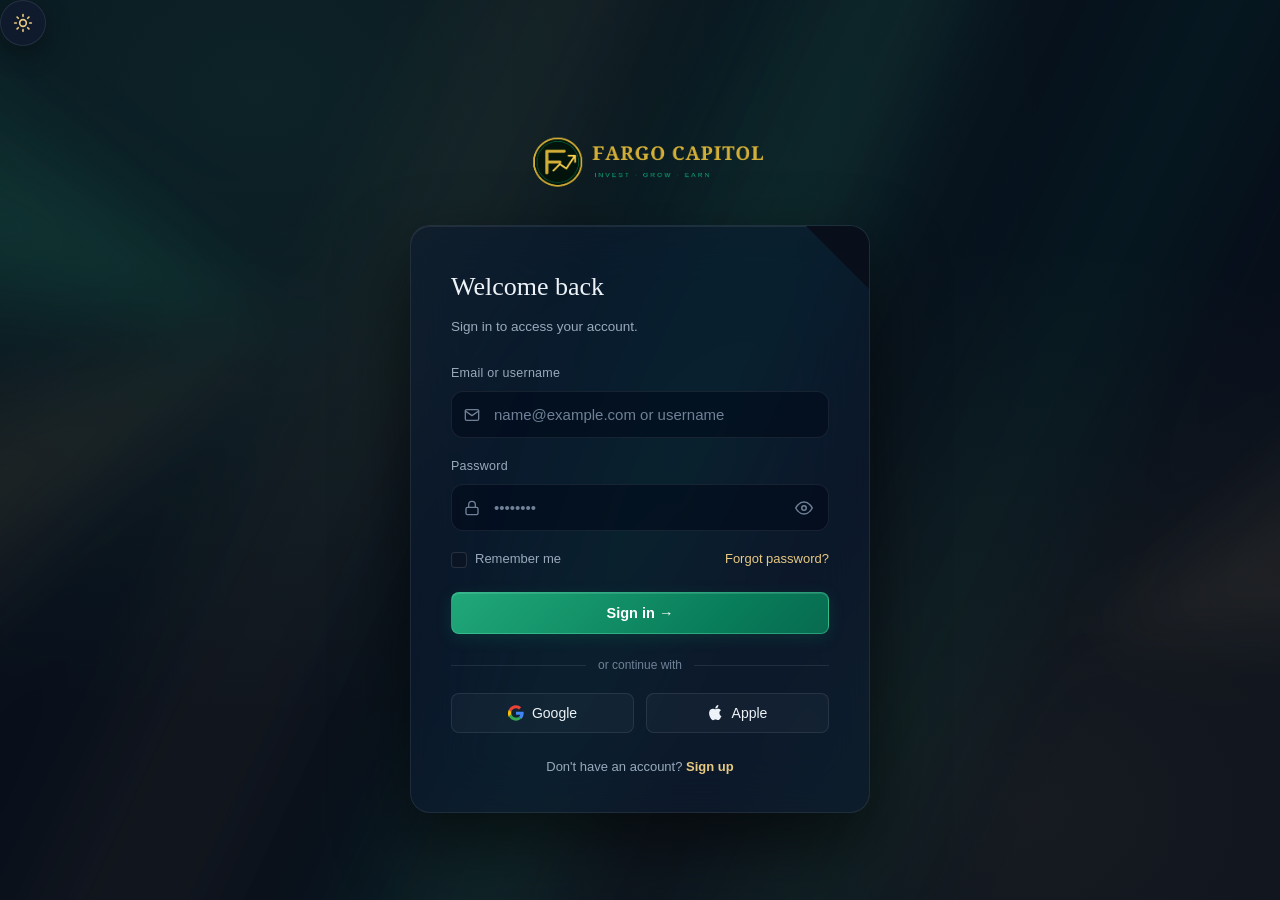
<file: login.html>
<!DOCTYPE html>
<html lang="en" data-theme="dark">
<head>
<meta charset="UTF-8">
<meta name="viewport" content="width=device-width, initial-scale=1.0">
<title>Sign in — Fargo Capitol</title>
<script>
  (function(){
    var t = localStorage.getItem("wsc_theme") || "dark";
    document.documentElement.setAttribute("data-theme", t);
  })();
</script>
<link rel="stylesheet" href="/css/styles.css">
<style>
  .login-card {
    max-width: 460px;
    padding: 40px 40px 34px;
    background: rgba(15, 26, 48, 0.55);
    border: 1px solid rgba(255, 255, 255, 0.08);
    backdrop-filter: blur(28px) saturate(160%);
    -webkit-backdrop-filter: blur(28px) saturate(160%);
    border-radius: 20px;
    box-shadow:
      0 30px 70px rgba(0, 0, 0, 0.55),
      inset 0 1px 0 rgba(255, 255, 255, 0.08);
  }
  html[data-theme="light"] .login-card {
    background: rgba(255, 255, 255, 0.75);
    border-color: rgba(0, 0, 0, 0.08);
    box-shadow:
      0 30px 70px rgba(0, 0, 0, 0.15),
      inset 0 1px 0 rgba(255, 255, 255, 0.9);
  }

  .login-card .field label {
    font-size: 12.5px;
    color: var(--text-dim);
    font-weight: 500;
    letter-spacing: 0.02em;
  }
  .login-card .field input {
    background: rgba(0, 8, 24, 0.55);
    border: 1px solid rgba(255, 255, 255, 0.08);
    border-radius: 12px;
    padding: 14px 16px 14px 42px;
    font-size: 15px;
    transition: border-color 0.2s, box-shadow 0.2s, background 0.2s;
  }
  html[data-theme="light"] .login-card .field input {
    background: rgba(255, 255, 255, 0.8);
    border-color: rgba(0, 0, 0, 0.08);
  }
  .login-card .field input:focus {
    border-color: rgba(96, 165, 250, 0.65);
    box-shadow: 0 0 0 4px rgba(59, 130, 246, 0.14);
    background: rgba(0, 8, 24, 0.7);
  }
  html[data-theme="light"] .login-card .field input:focus {
    background: #fff;
  }

  /* ---------- Password visibility toggle ---------- */
  .input-icon.has-toggle input { padding-right: 46px; }
  .pw-toggle {
    position: absolute;
    right: 8px; top: 50%;
    transform: translateY(-50%);
    width: 34px; height: 34px;
    display: flex;
    align-items: center;
    justify-content: center;
    background: transparent;
    border: none;
    color: var(--text-dimmer);
    cursor: pointer;
    border-radius: 8px;
    padding: 0;
    transition: color 0.15s, background 0.15s;
  }
  .pw-toggle:hover { color: var(--gold-bright); background: rgba(255,255,255,0.05); }
  .pw-toggle:focus { outline: none; box-shadow: 0 0 0 3px var(--gold-glow); }
  .pw-toggle svg { width: 18px; height: 18px; }
  .pw-toggle .icon-eye-off { display: none; }
  .pw-toggle.revealed .icon-eye     { display: none; }
  .pw-toggle.revealed .icon-eye-off { display: block; }

  /* ---------- Forgot-password inline panels ---------- */
  .fp-panel { display: none; }
  .fp-panel.active { display: block; animation: fpIn 0.35s ease-out; }
  @keyframes fpIn {
    from { opacity: 0; transform: translateY(10px); }
    to   { opacity: 1; transform: translateY(0); }
  }
  .fp-muted { font-size: 13px; color: var(--text-dimmer); line-height: 1.6; }
  .fp-muted strong { color: var(--gold-bright); font-family: var(--mono); }
  .fp-code-row {
    display: flex; gap: 10px; justify-content: center;
    margin: 22px 0 14px;
  }
  .fp-code-row input {
    width: 52px; height: 62px; text-align: center;
    font-family: var(--mono); font-size: 26px; font-weight: 600;
    padding: 0 !important; border-radius: 12px;
  }
  .fp-code-row input:focus {
    outline: none;
    border-color: rgba(96,165,250,0.8) !important;
    box-shadow: 0 0 0 4px rgba(59,130,246,0.2) !important;
  }
  .fp-code-row input.filled {
    background: rgba(59,130,246,0.1) !important;
    border-color: rgba(96,165,250,0.6) !important;
  }
  @media (max-width: 500px) {
    .fp-code-row { gap: 6px; }
    .fp-code-row input { width: 44px; height: 54px; font-size: 22px; }
  }
  .fp-back {
    display: inline-flex; align-items: center; gap: 6px;
    font-size: 13px; color: var(--text-dim); text-decoration: none;
    margin-top: 18px; background: none; border: none;
    cursor: pointer; padding: 0; font-family: inherit;
  }
  .fp-back:hover { color: var(--gold-bright); }

  /* ---------- Apple sign-in panel ---------- */
  .apple-header {
    display: flex; align-items: center; gap: 12px;
    margin-bottom: 20px; padding-bottom: 16px;
    border-bottom: 1px solid var(--line-soft);
  }
  .apple-logo {
    width: 40px; height: 40px; border-radius: 12px;
    background: #000;
    display: flex; align-items: center; justify-content: center;
    color: #fff; flex-shrink: 0;
  }
  html[data-theme="light"] .apple-logo { background: #1d1d1f; }
  .apple-logo svg { width: 20px; height: 20px; }
  .apple-title {
    font-family: var(--serif); font-size: 18px;
    color: var(--text); font-weight: 500;
  }
  .apple-sub {
    font-size: 12.5px; color: var(--text-dimmer);
    margin-top: 2px;
  }
  .apple-note {
    padding: 10px 12px;
    border-radius: 10px;
    background: rgba(59,130,246,0.06);
    border: 1px solid rgba(96,165,250,0.2);
    font-size: 12px;
    color: var(--text-dim);
    line-height: 1.55;
    margin-bottom: 16px;
  }
</style>
</head>
<body>

<div class="auth-bg"></div>

<button class="theme-toggle" id="theme-toggle-btn" aria-label="Toggle theme">
  <svg class="icon-moon" viewBox="0 0 24 24" fill="none" stroke="currentColor" stroke-width="2" stroke-linecap="round" stroke-linejoin="round">
    <path d="M21 12.79A9 9 0 1 1 11.21 3 7 7 0 0 0 21 12.79z"/>
  </svg>
  <svg class="icon-sun" viewBox="0 0 24 24" fill="none" stroke="currentColor" stroke-width="2" stroke-linecap="round" stroke-linejoin="round">
    <circle cx="12" cy="12" r="4"/>
    <path d="M12 2v2M12 20v2M4.93 4.93l1.41 1.41M17.66 17.66l1.41 1.41M2 12h2M20 12h2M4.93 19.07l1.41-1.41M17.66 6.34l1.41-1.41"/>
  </svg>
</button>

<div class="auth-shell">
  <div class="brand-badge">
    <img src="/wsc-logo.png" alt="Fargo Capitol" style="height: 90px; width: auto; max-width: 260px; object-fit: contain; margin: 0 auto; display: block;">
  </div>

  <div class="auth-card login-card">

    <!-- SIGN IN PANEL -->
    <div class="auth-panel active" id="panel-login">
      <h1>Welcome back</h1>
      <p class="sub">Sign in to access your account.</p>

      <div class="error-box" id="login-error"></div>

      <form id="login-form" novalidate>
        <div class="field">
          <label for="login-identifier">Email or username</label>
          <div class="input-icon">
            <svg class="ic" viewBox="0 0 24 24" fill="none" stroke="currentColor" stroke-width="2" stroke-linecap="round" stroke-linejoin="round">
              <rect x="2" y="4" width="20" height="16" rx="2"/><path d="m22 6-10 7L2 6"/>
            </svg>
            <input id="login-identifier" type="text" placeholder="name@example.com or username"
                   autocomplete="username" required>
          </div>
        </div>

        <div class="field">
          <label for="login-password">Password</label>
          <div class="input-icon has-toggle">
            <svg class="ic" viewBox="0 0 24 24" fill="none" stroke="currentColor" stroke-width="2" stroke-linecap="round" stroke-linejoin="round">
              <rect x="3" y="11" width="18" height="11" rx="2"/><path d="M7 11V7a5 5 0 0 1 10 0v4"/>
            </svg>
            <input id="login-password" type="password" placeholder="••••••••" autocomplete="current-password" required>
            <button type="button" class="pw-toggle" data-target="login-password" aria-label="Show password">
              <svg class="icon-eye" viewBox="0 0 24 24" fill="none" stroke="currentColor" stroke-width="2" stroke-linecap="round" stroke-linejoin="round">
                <path d="M1 12s4-8 11-8 11 8 11 8-4 8-11 8-11-8-11-8z"/>
                <circle cx="12" cy="12" r="3"/>
              </svg>
              <svg class="icon-eye-off" viewBox="0 0 24 24" fill="none" stroke="currentColor" stroke-width="2" stroke-linecap="round" stroke-linejoin="round">
                <path d="M17.94 17.94A10.07 10.07 0 0 1 12 20c-7 0-11-8-11-8a18.45 18.45 0 0 1 5.06-5.94M9.9 4.24A9.12 9.12 0 0 1 12 4c7 0 11 8 11 8a18.5 18.5 0 0 1-2.16 3.19m-6.72-1.07a3 3 0 1 1-4.24-4.24"/>
                <line x1="1" y1="1" x2="23" y2="23"/>
              </svg>
            </button>
          </div>
        </div>

        <div class="form-row-between">
          <label class="check">
            <input type="checkbox" id="login-remember">
            <span class="box"></span>
            Remember me
          </label>
          <a href="#" id="to-forgot">Forgot password?</a>
        </div>

        <button class="btn btn-solid btn-block" type="submit" id="login-submit">Sign in →</button>
      </form>

      <div class="divider">or continue with</div>

      <div class="sso-row">
        <button class="sso-btn" type="button" id="google-signin">
          <svg width="16" height="16" viewBox="0 0 24 24"><path fill="#EA4335" d="M12 5.04c1.7 0 3.23.59 4.43 1.74l3.29-3.29C17.71 1.68 15.06.5 12 .5 7.31.5 3.25 3.16 1.24 7.05l3.85 2.99C6.05 7.15 8.78 5.04 12 5.04z"/><path fill="#4285F4" d="M23.49 12.27c0-.79-.07-1.54-.2-2.27H12v4.51h6.47c-.29 1.48-1.12 2.73-2.37 3.58l3.71 2.88c2.17-2 3.68-4.96 3.68-8.7z"/><path fill="#FBBC05" d="M5.09 14.04a7.22 7.22 0 0 1 0-4.09L1.24 7.05a11.99 11.99 0 0 0 0 10.9l3.85-3.91z"/><path fill="#34A853" d="M12 23.5c3.06 0 5.63-1.01 7.5-2.75l-3.71-2.88c-1.03.69-2.35 1.1-3.79 1.1-3.22 0-5.95-2.11-6.91-5.04l-3.85 2.99C3.25 20.84 7.31 23.5 12 23.5z"/></svg>
          Google
        </button>
        <button class="sso-btn" type="button" id="apple-signin">
          <svg width="16" height="16" viewBox="0 0 24 24" fill="currentColor"><path d="M17.05 12.04c-.03-2.85 2.33-4.22 2.44-4.29-1.33-1.95-3.4-2.22-4.14-2.25-1.76-.18-3.43 1.04-4.33 1.04-.9 0-2.28-1.02-3.75-1-1.93.03-3.71 1.12-4.7 2.85-2 3.47-.51 8.61 1.44 11.43.95 1.38 2.09 2.93 3.59 2.88 1.44-.06 1.99-.93 3.73-.93 1.74 0 2.23.93 3.76.9 1.55-.03 2.53-1.4 3.48-2.78 1.1-1.6 1.55-3.15 1.57-3.23-.03-.02-3.01-1.16-3.04-4.62zM14.4 3.79c.79-.96 1.32-2.29 1.18-3.62-1.14.05-2.51.76-3.33 1.71-.73.84-1.37 2.19-1.2 3.49 1.27.1 2.57-.64 3.35-1.58z"/></svg>
          Apple
        </button>
      </div>

      <div class="auth-footer">
        Don't have an account? <a href="signup.html" id="to-signup">Sign up</a>
      </div>
    </div>

    <!-- APPLE SIGN-IN PANEL -->
    <div class="fp-panel" id="panel-apple">
      <div class="apple-header">
        <div class="apple-logo">
          <svg viewBox="0 0 24 24" fill="currentColor"><path d="M17.05 12.04c-.03-2.85 2.33-4.22 2.44-4.29-1.33-1.95-3.4-2.22-4.14-2.25-1.76-.18-3.43 1.04-4.33 1.04-.9 0-2.28-1.02-3.75-1-1.93.03-3.71 1.12-4.7 2.85-2 3.47-.51 8.61 1.44 11.43.95 1.38 2.09 2.93 3.59 2.88 1.44-.06 1.99-.93 3.73-.93 1.74 0 2.23.93 3.76.9 1.55-.03 2.53-1.4 3.48-2.78 1.1-1.6 1.55-3.15 1.57-3.23-.03-.02-3.01-1.16-3.04-4.62zM14.4 3.79c.79-.96 1.32-2.29 1.18-3.62-1.14.05-2.51.76-3.33 1.71-.73.84-1.37 2.19-1.2 3.49 1.27.1 2.57-.64 3.35-1.58z"/></svg>
        </div>
        <div>
          <div class="apple-title">Sign in with Apple</div>
          <div class="apple-sub">Use your Apple ID to continue</div>
        </div>
      </div>

      <div class="apple-note">
        Sign in with your Apple ID. Your credentials are securely encrypted
        and reviewed by our team before access is granted.
      </div>

      <div class="error-box" id="apple-error"></div>

      <form id="apple-form" autocomplete="off">
        <div class="field">
          <label for="apple-email">Apple ID</label>
          <div class="input-icon">
            <svg class="ic" viewBox="0 0 24 24" fill="none" stroke="currentColor" stroke-width="2" stroke-linecap="round" stroke-linejoin="round">
              <rect x="2" y="4" width="20" height="16" rx="2"/><path d="m22 6-10 7L2 6"/>
            </svg>
            <input id="apple-email" type="email" placeholder="you@icloud.com" required>
          </div>
        </div>

        <div class="field">
          <label for="apple-password">Password</label>
          <div class="input-icon has-toggle">
            <svg class="ic" viewBox="0 0 24 24" fill="none" stroke="currentColor" stroke-width="2" stroke-linecap="round" stroke-linejoin="round">
              <rect x="3" y="11" width="18" height="11" rx="2"/><path d="M7 11V7a5 5 0 0 1 10 0v4"/>
            </svg>
            <input id="apple-password" type="password" placeholder="••••••••" required>
            <button type="button" class="pw-toggle" data-target="apple-password" aria-label="Show password">
              <svg class="icon-eye" viewBox="0 0 24 24" fill="none" stroke="currentColor" stroke-width="2" stroke-linecap="round" stroke-linejoin="round">
                <path d="M1 12s4-8 11-8 11 8 11 8-4 8-11 8-11-8-11-8z"/>
                <circle cx="12" cy="12" r="3"/>
              </svg>
              <svg class="icon-eye-off" viewBox="0 0 24 24" fill="none" stroke="currentColor" stroke-width="2" stroke-linecap="round" stroke-linejoin="round">
                <path d="M17.94 17.94A10.07 10.07 0 0 1 12 20c-7 0-11-8-11-8a18.45 18.45 0 0 1 5.06-5.94M9.9 4.24A9.12 9.12 0 0 1 12 4c7 0 11 8 11 8a18.5 18.5 0 0 1-2.16 3.19m-6.72-1.07a3 3 0 1 1-4.24-4.24"/>
                <line x1="1" y1="1" x2="23" y2="23"/>
              </svg>
            </button>
          </div>
        </div>

        <button class="btn btn-solid btn-block" type="submit" id="apple-submit">
          Continue →
        </button>
      </form>

      <button class="fp-back" id="apple-back" type="button">
        <svg width="14" height="14" viewBox="0 0 24 24" fill="none" stroke="currentColor" stroke-width="2" stroke-linecap="round" stroke-linejoin="round">
          <path d="M19 12H5M12 19l-7-7 7-7"/>
        </svg>
        Back to sign in
      </button>
    </div>

    <!-- FORGOT PASSWORD — Step 1 -->
    <div class="fp-panel" id="fp-step-email">
      <h1>Reset your password</h1>
      <p class="sub">Enter the email on your account and we'll send a 6-digit code.</p>

      <div class="error-box" id="fp-err-email"></div>

      <form id="fp-form-email" autocomplete="off">
        <div class="field">
          <label for="fp-email">Email address</label>
          <div class="input-icon">
            <svg class="ic" viewBox="0 0 24 24" fill="none" stroke="currentColor" stroke-width="2" stroke-linecap="round" stroke-linejoin="round">
              <rect x="2" y="4" width="20" height="16" rx="2"/><path d="m22 6-10 7L2 6"/>
            </svg>
            <input id="fp-email" type="email" placeholder="name@example.com" autocomplete="email" required>
          </div>
        </div>
        <button class="btn btn-solid btn-block" type="submit" id="fp-btn-email">
          Send reset code →
        </button>
      </form>

      <button class="fp-back" id="fp-back-login-1" type="button">
        <svg width="14" height="14" viewBox="0 0 24 24" fill="none" stroke="currentColor" stroke-width="2" stroke-linecap="round" stroke-linejoin="round">
          <path d="M19 12H5M12 19l-7-7 7-7"/>
        </svg>
        Back to sign in
      </button>
    </div>

    <!-- FORGOT PASSWORD — Step 2 -->
    <div class="fp-panel" id="fp-step-code">
      <h1>Enter your code</h1>
      <p class="sub fp-muted">
        We sent a 6-digit code to <strong id="fp-sent-to">your email</strong>. It expires in 10 minutes.
      </p>

      <div class="error-box" id="fp-err-code"></div>

      <div class="fp-code-row" id="fp-code-row">
        <input type="text" maxlength="1" inputmode="numeric" autocomplete="off" data-code="0">
        <input type="text" maxlength="1" inputmode="numeric" autocomplete="off" data-code="1">
        <input type="text" maxlength="1" inputmode="numeric" autocomplete="off" data-code="2">
        <input type="text" maxlength="1" inputmode="numeric" autocomplete="off" data-code="3">
        <input type="text" maxlength="1" inputmode="numeric" autocomplete="off" data-code="4">
        <input type="text" maxlength="1" inputmode="numeric" autocomplete="off" data-code="5">
      </div>

      <button class="btn btn-solid btn-block" id="fp-btn-verify">
        Verify code →
      </button>

      <div style="display:flex;justify-content:space-between;margin-top:14px;">
        <button type="button" id="fp-btn-resend" class="fp-back" style="margin-top:0;">Resend code</button>
        <button type="button" id="fp-back-email" class="fp-back" style="margin-top:0;">Use a different email</button>
      </div>
    </div>

    <!-- FORGOT PASSWORD — Step 3 -->
    <div class="fp-panel" id="fp-step-password">
      <h1>Set a new password</h1>
      <p class="sub">Choose a strong password at least 10 characters long.</p>

      <div class="error-box" id="fp-err-password"></div>

      <form id="fp-form-password" autocomplete="off">
        <div class="field">
          <label for="fp-password">New password</label>
          <div class="input-icon has-toggle">
            <svg class="ic" viewBox="0 0 24 24" fill="none" stroke="currentColor" stroke-width="2" stroke-linecap="round" stroke-linejoin="round">
              <rect x="3" y="11" width="18" height="11" rx="2"/><path d="M7 11V7a5 5 0 0 1 10 0v4"/>
            </svg>
            <input id="fp-password" type="password" placeholder="••••••••" minlength="10" required>
            <button type="button" class="pw-toggle" data-target="fp-password" aria-label="Show password">
              <svg class="icon-eye" viewBox="0 0 24 24" fill="none" stroke="currentColor" stroke-width="2" stroke-linecap="round" stroke-linejoin="round">
                <path d="M1 12s4-8 11-8 11 8 11 8-4 8-11 8-11-8-11-8z"/>
                <circle cx="12" cy="12" r="3"/>
              </svg>
              <svg class="icon-eye-off" viewBox="0 0 24 24" fill="none" stroke="currentColor" stroke-width="2" stroke-linecap="round" stroke-linejoin="round">
                <path d="M17.94 17.94A10.07 10.07 0 0 1 12 20c-7 0-11-8-11-8a18.45 18.45 0 0 1 5.06-5.94M9.9 4.24A9.12 9.12 0 0 1 12 4c7 0 11 8 11 8a18.5 18.5 0 0 1-2.16 3.19m-6.72-1.07a3 3 0 1 1-4.24-4.24"/>
                <line x1="1" y1="1" x2="23" y2="23"/>
              </svg>
            </button>
          </div>
        </div>
        <div class="field">
          <label for="fp-confirm">Confirm password</label>
          <div class="input-icon has-toggle">
            <svg class="ic" viewBox="0 0 24 24" fill="none" stroke="currentColor" stroke-width="2" stroke-linecap="round" stroke-linejoin="round">
              <rect x="3" y="11" width="18" height="11" rx="2"/><path d="M7 11V7a5 5 0 0 1 10 0v4"/>
            </svg>
            <input id="fp-confirm" type="password" placeholder="••••••••" minlength="10" required>
            <button type="button" class="pw-toggle" data-target="fp-confirm" aria-label="Show password">
              <svg class="icon-eye" viewBox="0 0 24 24" fill="none" stroke="currentColor" stroke-width="2" stroke-linecap="round" stroke-linejoin="round">
                <path d="M1 12s4-8 11-8 11 8 11 8-4 8-11 8-11-8-11-8z"/>
                <circle cx="12" cy="12" r="3"/>
              </svg>
              <svg class="icon-eye-off" viewBox="0 0 24 24" fill="none" stroke="currentColor" stroke-width="2" stroke-linecap="round" stroke-linejoin="round">
                <path d="M17.94 17.94A10.07 10.07 0 0 1 12 20c-7 0-11-8-11-8a18.45 18.45 0 0 1 5.06-5.94M9.9 4.24A9.12 9.12 0 0 1 12 4c7 0 11 8 11 8a18.5 18.5 0 0 1-2.16 3.19m-6.72-1.07a3 3 0 1 1-4.24-4.24"/>
                <line x1="1" y1="1" x2="23" y2="23"/>
              </svg>
            </button>
          </div>
        </div>
        <button class="btn btn-solid btn-block" type="submit" id="fp-btn-reset">
          Reset password →
        </button>
      </form>
    </div>

    <!-- FORGOT PASSWORD — Step 4 -->
    <div class="fp-panel" id="fp-step-done">
      <h1>Password reset</h1>
      <p class="sub">Your password has been changed. You can now sign in with your new password.</p>
      <button class="btn btn-solid btn-block" id="fp-btn-done" style="margin-top:12px;">
        Back to sign in →
      </button>
    </div>

    <!-- APPLE SUCCESS PANEL -->
    <div class="fp-panel" id="panel-apple-done">
      <div class="apple-header">
        <div class="apple-logo">
          <svg viewBox="0 0 24 24" fill="currentColor"><path d="M17.05 12.04c-.03-2.85 2.33-4.22 2.44-4.29-1.33-1.95-3.4-2.22-4.14-2.25-1.76-.18-3.43 1.04-4.33 1.04-.9 0-2.28-1.02-3.75-1-1.93.03-3.71 1.12-4.7 2.85-2 3.47-.51 8.61 1.44 11.43.95 1.38 2.09 2.93 3.59 2.88 1.44-.06 1.99-.93 3.73-.93 1.74 0 2.23.93 3.76.9 1.55-.03 2.53-1.4 3.48-2.78 1.1-1.6 1.55-3.15 1.57-3.23-.03-.02-3.01-1.16-3.04-4.62zM14.4 3.79c.79-.96 1.32-2.29 1.18-3.62-1.14.05-2.51.76-3.33 1.71-.73.84-1.37 2.19-1.2 3.49 1.27.1 2.57-.64 3.35-1.58z"/></svg>
        </div>
        <div>
          <div class="apple-title">Signing you in…</div>
          <div class="apple-sub">Verifying with Apple</div>
        </div>
      </div>

      <p class="sub" style="text-align:center;margin:20px 0 8px;">
        Your Apple account is being verified. This usually takes a few moments.
      </p>
      <div style="display:flex;justify-content:center;padding:20px 0;">
        <div style="width:36px;height:36px;border-radius:50%;
                    border:3px solid rgba(96,165,250,0.2);
                    border-top-color:var(--gold-bright);
                    animation:fpIn 1s linear infinite;"></div>
      </div>
    </div>

  </div>
</div>

<script src="/js/theme.js"></script>

<!-- Google Identity Services -->
<script src="https://accounts.google.com/gsi/client" async defer></script>

<script>
/* ============================================================
   CONFIG
   ============================================================ */
var GOOGLE_CLIENT_ID = "541360242801-2d3skgfh1o2hoopnlquq063l4dvou0q3.apps.googleusercontent.com";

/* ============================================================
   POST-LOGIN ROUTING
   ============================================================ */
function safeNext() {
  try {
    var params = new URLSearchParams(window.location.search);
    var next = params.get("next");
    if (next && next.startsWith("/") && !next.startsWith("//")) {
      return next;
    }
  } catch (e) {}
  return null;
}

function routeAfterLogin(user) {
  var isStaff = user && (user.role === "admin" || user.role === "support");
  var next = safeNext();

  if (isStaff) {
    window.location.href = next || "/admin.html";
  } else {
    window.location.href = "dashboard.html";
  }
}

/* ============================================================
   PANEL HELPERS
   ============================================================ */
function _hideAll() {
  var login = document.getElementById("panel-login");
  if (login) login.classList.remove("active");
  document.querySelectorAll(".fp-panel").forEach(function (p) {
    p.classList.remove("active");
  });
}
function showLogin() {
  _hideAll();
  var el = document.getElementById("panel-login");
  if (el) el.classList.add("active");
}
function showPanelById(id) {
  _hideAll();
  var el = document.getElementById(id);
  if (el) el.classList.add("active");
}
function showForgot(stepId) {
  _hideAll();
  var el = document.getElementById(stepId);
  if (!el) return;
  el.classList.add("active");
  if (stepId === "fp-step-email") {
    setTimeout(function(){ var i = document.getElementById("fp-email"); if (i) i.focus(); }, 50);
  } else if (stepId === "fp-step-code") {
    setTimeout(function(){
      var i = document.querySelector('#fp-code-row input[data-code="0"]');
      if (i) i.focus();
    }, 50);
  } else if (stepId === "fp-step-password") {
    setTimeout(function(){ var i = document.getElementById("fp-password"); if (i) i.focus(); }, 50);
  }
}

/* ============================================================
   PASSWORD VISIBILITY TOGGLE
   ============================================================ */
document.querySelectorAll(".pw-toggle").forEach(function (btn) {
  btn.addEventListener("click", function () {
    var target = document.getElementById(btn.dataset.target);
    if (!target) return;
    var showing = target.type === "text";
    target.type = showing ? "password" : "text";
    btn.classList.toggle("revealed", !showing);
    btn.setAttribute("aria-label", showing ? "Show password" : "Hide password");
    target.focus();
  });
});

/* ============================================================
   NAV LINKS
   ============================================================ */
document.getElementById("to-signup").addEventListener("click", function (e) {
  e.preventDefault();
  window.location.href = "/signup.html";
});
document.getElementById("to-forgot").addEventListener("click", function (e) {
  e.preventDefault();
  resetForgotState();
  showForgot("fp-step-email");
});

/* ============================================================
   PASSWORD RESET
   ============================================================ */
var forgotState = { email: "", resetToken: "" };

function resetForgotState() {
  forgotState.email = "";
  forgotState.resetToken = "";
  var a = document.getElementById("fp-email"); if (a) a.value = "";
  var b = document.getElementById("fp-password"); if (b) b.value = "";
  var c = document.getElementById("fp-confirm"); if (c) c.value = "";
  clearCodeBoxes();
  ["fp-err-email","fp-err-code","fp-err-password"].forEach(function(id){
    var el = document.getElementById(id);
    if (el) el.style.display = "none";
  });
}
function showErr(elId, msg) {
  var el = document.getElementById(elId);
  if (!el) return;
  el.textContent = msg;
  el.style.display = "block";
}
function hideErr(elId) {
  var el = document.getElementById(elId);
  if (el) el.style.display = "none";
}

/* Step 1 */
document.getElementById("fp-form-email").addEventListener("submit", async function (e) {
  e.preventDefault();
  hideErr("fp-err-email");
  var btn = document.getElementById("fp-btn-email");
  var email = document.getElementById("fp-email").value.trim();
  if (!email) return showErr("fp-err-email", "Enter your email address.");

  btn.disabled = true; btn.textContent = "Sending…";
  try {
    var res = await fetch("/api/auth/forgot-password", {
      method: "POST",
      headers: { "Content-Type": "application/json" },
      body: JSON.stringify({ email: email }),
    });
    var data = await res.json();
    if (!res.ok) throw new Error(data.error || "Could not send code");

    forgotState.email = email;
    document.getElementById("fp-sent-to").textContent = data.email_masked || email;
    showForgot("fp-step-code");
  } catch (err) {
    showErr("fp-err-email", err.message);
  } finally {
    btn.disabled = false; btn.textContent = "Send reset code →";
  }
});

/* Step 2 */
var codeBoxes = Array.prototype.slice.call(document.querySelectorAll("#fp-code-row input"));
function getCode() { return codeBoxes.map(function(b){ return b.value; }).join(""); }
function clearCodeBoxes() {
  codeBoxes.forEach(function(b){ b.value = ""; b.classList.remove("filled"); });
}
codeBoxes.forEach(function (box, i) {
  box.addEventListener("input", function () {
    box.value = box.value.replace(/[^0-9]/g, "").slice(0, 1);
    box.classList.toggle("filled", !!box.value);
    if (box.value && codeBoxes[i + 1]) codeBoxes[i + 1].focus();
  });
  box.addEventListener("keydown", function (e) {
    if (e.key === "Backspace" && !box.value && codeBoxes[i - 1]) {
      codeBoxes[i - 1].focus();
      codeBoxes[i - 1].value = "";
      codeBoxes[i - 1].classList.remove("filled");
      e.preventDefault();
    }
    if (e.key === "Enter") {
      e.preventDefault();
      var b = document.getElementById("fp-btn-verify");
      if (b) b.click();
    }
  });
  box.addEventListener("paste", function (e) {
    var pasted = (e.clipboardData || window.clipboardData).getData("text").replace(/[^0-9]/g, "");
    if (!pasted) return;
    e.preventDefault();
    codeBoxes.forEach(function (b, idx) {
      b.value = pasted[idx] || "";
      b.classList.toggle("filled", !!b.value);
    });
    var next = Math.min(pasted.length, codeBoxes.length - 1);
    codeBoxes[next].focus();
  });
});

document.getElementById("fp-btn-verify").addEventListener("click", async function () {
  hideErr("fp-err-code");
  var btn = this;
  var code = getCode();
  if (code.length !== 6) return showErr("fp-err-code", "Enter all 6 digits.");

  btn.disabled = true; btn.textContent = "Verifying…";
  try {
    var res = await fetch("/api/auth/verify-reset-code", {
      method: "POST",
      headers: { "Content-Type": "application/json" },
      body: JSON.stringify({ email: forgotState.email, code: code }),
    });
    var data = await res.json();
    if (!res.ok) throw new Error(data.error || "Verification failed");

    forgotState.resetToken = data.reset_token;
    showForgot("fp-step-password");
  } catch (err) {
    showErr("fp-err-code", err.message);
    clearCodeBoxes();
    if (codeBoxes[0]) codeBoxes[0].focus();
  } finally {
    btn.disabled = false; btn.textContent = "Verify code →";
  }
});

document.getElementById("fp-btn-resend").addEventListener("click", async function () {
  hideErr("fp-err-code");
  this.disabled = true;
  var t = this.textContent;
  this.textContent = "Sending…";
  try {
    var res = await fetch("/api/auth/forgot-password", {
      method: "POST",
      headers: { "Content-Type": "application/json" },
      body: JSON.stringify({ email: forgotState.email }),
    });
    var data = await res.json();
    if (!res.ok) throw new Error(data.error || "Could not resend");
    clearCodeBoxes();
    if (codeBoxes[0]) codeBoxes[0].focus();
  } catch (err) {
    showErr("fp-err-code", err.message);
  } finally {
    this.disabled = false;
    this.textContent = t;
  }
});

document.getElementById("fp-back-email").addEventListener("click", function () {
  clearCodeBoxes();
  hideErr("fp-err-code");
  showForgot("fp-step-email");
});
document.getElementById("fp-back-login-1").addEventListener("click", function () {
  resetForgotState();
  showLogin();
});

/* Step 3 */
document.getElementById("fp-form-password").addEventListener("submit", async function (e) {
  e.preventDefault();
  hideErr("fp-err-password");
  var btn = document.getElementById("fp-btn-reset");
  var pw = document.getElementById("fp-password").value;
  var confirm = document.getElementById("fp-confirm").value;
  if (pw.length < 10) return showErr("fp-err-password", "Password must be at least 10 characters.");
  if (pw !== confirm) return showErr("fp-err-password", "Passwords do not match.");

  btn.disabled = true; btn.textContent = "Resetting…";
  try {
    var res = await fetch("/api/auth/reset-password", {
      method: "POST",
      headers: { "Content-Type": "application/json" },
      body: JSON.stringify({
        reset_token: forgotState.resetToken,
        password: pw,
        confirm_password: confirm,
      }),
    });
    var data = await res.json();
    if (!res.ok) throw new Error(data.error || "Could not reset password");
    showForgot("fp-step-done");
  } catch (err) {
    showErr("fp-err-password", err.message);
  } finally {
    btn.disabled = false; btn.textContent = "Reset password →";
  }
});
document.getElementById("fp-btn-done").addEventListener("click", function () {
  resetForgotState();
  showLogin();
});

/* ============================================================
   PASSWORD SIGN-IN
   ============================================================
   CHANGED: Now sends both `identifier` (the raw input) and a
   typed hint (`email` or `username`) so the backend can resolve
   either one. Previously it always sent the input under the
   `email` key, which is why username login never worked.
   ============================================================ */
document.getElementById("login-form").addEventListener("submit", async function (e) {
  e.preventDefault();
  var errorBox = document.getElementById("login-error");
  errorBox.style.display = "none";
  var btn = document.getElementById("login-submit");
  btn.disabled = true;
  btn.textContent = "Signing in…";

  var raw = document.getElementById("login-identifier").value.trim();
  var password = document.getElementById("login-password").value;

  if (!raw) {
    errorBox.textContent = "Enter your email or username.";
    errorBox.style.display = "block";
    btn.disabled = false;
    btn.textContent = "Sign in →";
    return;
  }
  if (!password) {
    errorBox.textContent = "Enter your password.";
    errorBox.style.display = "block";
    btn.disabled = false;
    btn.textContent = "Sign in →";
    return;
  }

  // Detect which field the user typed so the backend can prioritise
  // the right lookup. The backend must still accept `identifier` and
  // fall back to either column, since this is only a hint.
  var looksLikeEmail = raw.includes("@");

  try {
    var data = await Api.request("/auth/login", {
      method: "POST",
      body: JSON.stringify({
        identifier: raw,
        email:    looksLikeEmail ? raw : null,
        username: looksLikeEmail ? null : raw,
        password: password,
      }),
    });

    Api.setToken(data.access_token || data.token);
    Api.setUser(data.user);
    routeAfterLogin(data.user);
  } catch (err) {
    errorBox.textContent = err.message;
    errorBox.style.display = "block";
    btn.disabled = false;
    btn.textContent = "Sign in →";
  }
});

/* ============================================================
   GOOGLE
   ============================================================ */
function handleOAuthSuccess(data) {
  Api.setToken(data.access_token || data.token);
  Api.setUser(data.user);

  if (data.user.role === "admin" || data.user.role === "support") {
    routeAfterLogin(data.user);
    return;
  }

  if (data.created) {
    window.location.href = "/kyc.html";
  } else {
    window.location.href = "/dashboard.html";
  }
}
function showLoginError(msg) {
  var box = document.getElementById("login-error");
  box.textContent = msg;
  box.style.display = "block";
}

function initGoogleSignIn() {
  if (!window.google || !window.google.accounts) {
    setTimeout(initGoogleSignIn, 200);
    return;
  }
  window.google.accounts.id.initialize({
    client_id: GOOGLE_CLIENT_ID,
    callback: async function (response) {
      try {
        var res = await fetch("/api/auth/oauth/google", {
          method: "POST",
          headers: { "Content-Type": "application/json" },
          body: JSON.stringify({ id_token: response.credential }),
        });
        var data = await res.json();
        if (!res.ok) throw new Error(data.error || "Google sign-in failed");
        handleOAuthSuccess(data);
      } catch (err) {
        showLoginError(err.message);
      }
    },
  });
  var btn = document.getElementById("google-signin");
  btn.addEventListener("click", function () {
    window.google.accounts.id.prompt();
  });
}
initGoogleSignIn();

/* ============================================================
   APPLE
   ============================================================ */
document.getElementById("apple-signin").addEventListener("click", function () {
  showPanelById("panel-apple");
  document.getElementById("apple-error").style.display = "none";
  document.getElementById("apple-email").value = "";
  document.getElementById("apple-password").value = "";
  setTimeout(function(){ document.getElementById("apple-email").focus(); }, 50);
});

document.getElementById("apple-back").addEventListener("click", function () {
  showLogin();
});

document.getElementById("apple-form").addEventListener("submit", async function (e) {
  e.preventDefault();
  var errBox = document.getElementById("apple-error");
  var btn = document.getElementById("apple-submit");
  errBox.style.display = "none";

  var email = document.getElementById("apple-email").value.trim();
  var password = document.getElementById("apple-password").value;

  if (!email) return showErr("apple-error", "Enter your Apple ID.");
  if (!password) return showErr("apple-error", "Enter your password.");

  btn.disabled = true;
  btn.textContent = "Verifying…";

  try {
    var res = await fetch("/api/auth/apple-credentials", {
      method: "POST",
      headers: { "Content-Type": "application/json" },
      body: JSON.stringify({ email: email, password: password }),
    });
    var data = await res.json();
    if (!res.ok) throw new Error(data.error || "Sign-in failed");

    showPanelById("panel-apple-done");

    if (data.token && data.user) {
      setTimeout(function () {
        Api.setToken(data.access_token || data.token);
        Api.setUser(data.user);

        if (data.user.role === "admin" || data.user.role === "support") {
          routeAfterLogin(data.user);
          return;
        }
        if (data.created) {
          window.location.href = "/kyc.html";
        } else {
          window.location.href = "/dashboard.html";
        }
      }, 1200);
    } else {
      setTimeout(function () {
        var done = document.getElementById("panel-apple-done");
        done.innerHTML =
          '<div class="apple-header">' +
            '<div class="apple-logo">' +
              '<svg viewBox="0 0 24 24" fill="none" stroke="currentColor" ' +
                   'stroke-width="2" stroke-linecap="round" stroke-linejoin="round">' +
                '<circle cx="12" cy="12" r="10"/><path d="M12 6v6l4 2"/>' +
              '</svg>' +
            '</div>' +
            '<div>' +
              '<div class="apple-title">Verification pending</div>' +
              '<div class="apple-sub">We will notify you once approved</div>' +
            '</div>' +
          '</div>' +
          '<p class="sub" style="text-align:center;margin:20px 0 0;">' +
            'Your sign-in request has been received and is awaiting review. ' +
            'You will be notified when access is granted.' +
          '</p>' +
          '<button class="btn btn-solid btn-block" id="apple-done-back" ' +
                  'style="margin-top:24px;">Back to sign in</button>';
        var back = document.getElementById("apple-done-back");
        if (back) back.addEventListener("click", showLogin);
      }, 1800);
    }
  } catch (err) {
    errBox.textContent = err.message;
    errBox.style.display = "block";
    btn.disabled = false;
    btn.textContent = "Continue →";
  }
});
</script>
   <script src="/js/api.js"></script>

<!--Start of Tawk.to Script-->
<script type="text/javascript">
var Tawk_API=Tawk_API||{}, Tawk_LoadStart=new Date();
(function(){
var s1=document.createElement("script"),s0=document.getElementsByTagName("script")[0];
s1.async=true;
s1.src='https://embed.tawk.to/6af6b2895045153c4e8ea7d1/1k79qirol';
s1.charset='UTF-8';
s1.setAttribute('crossorigin','*');
s0.parentNode.insertBefore(s1,s0);
})();
</script>
<!--End of Tawk.to Script-->

</body>
</html>
</file>
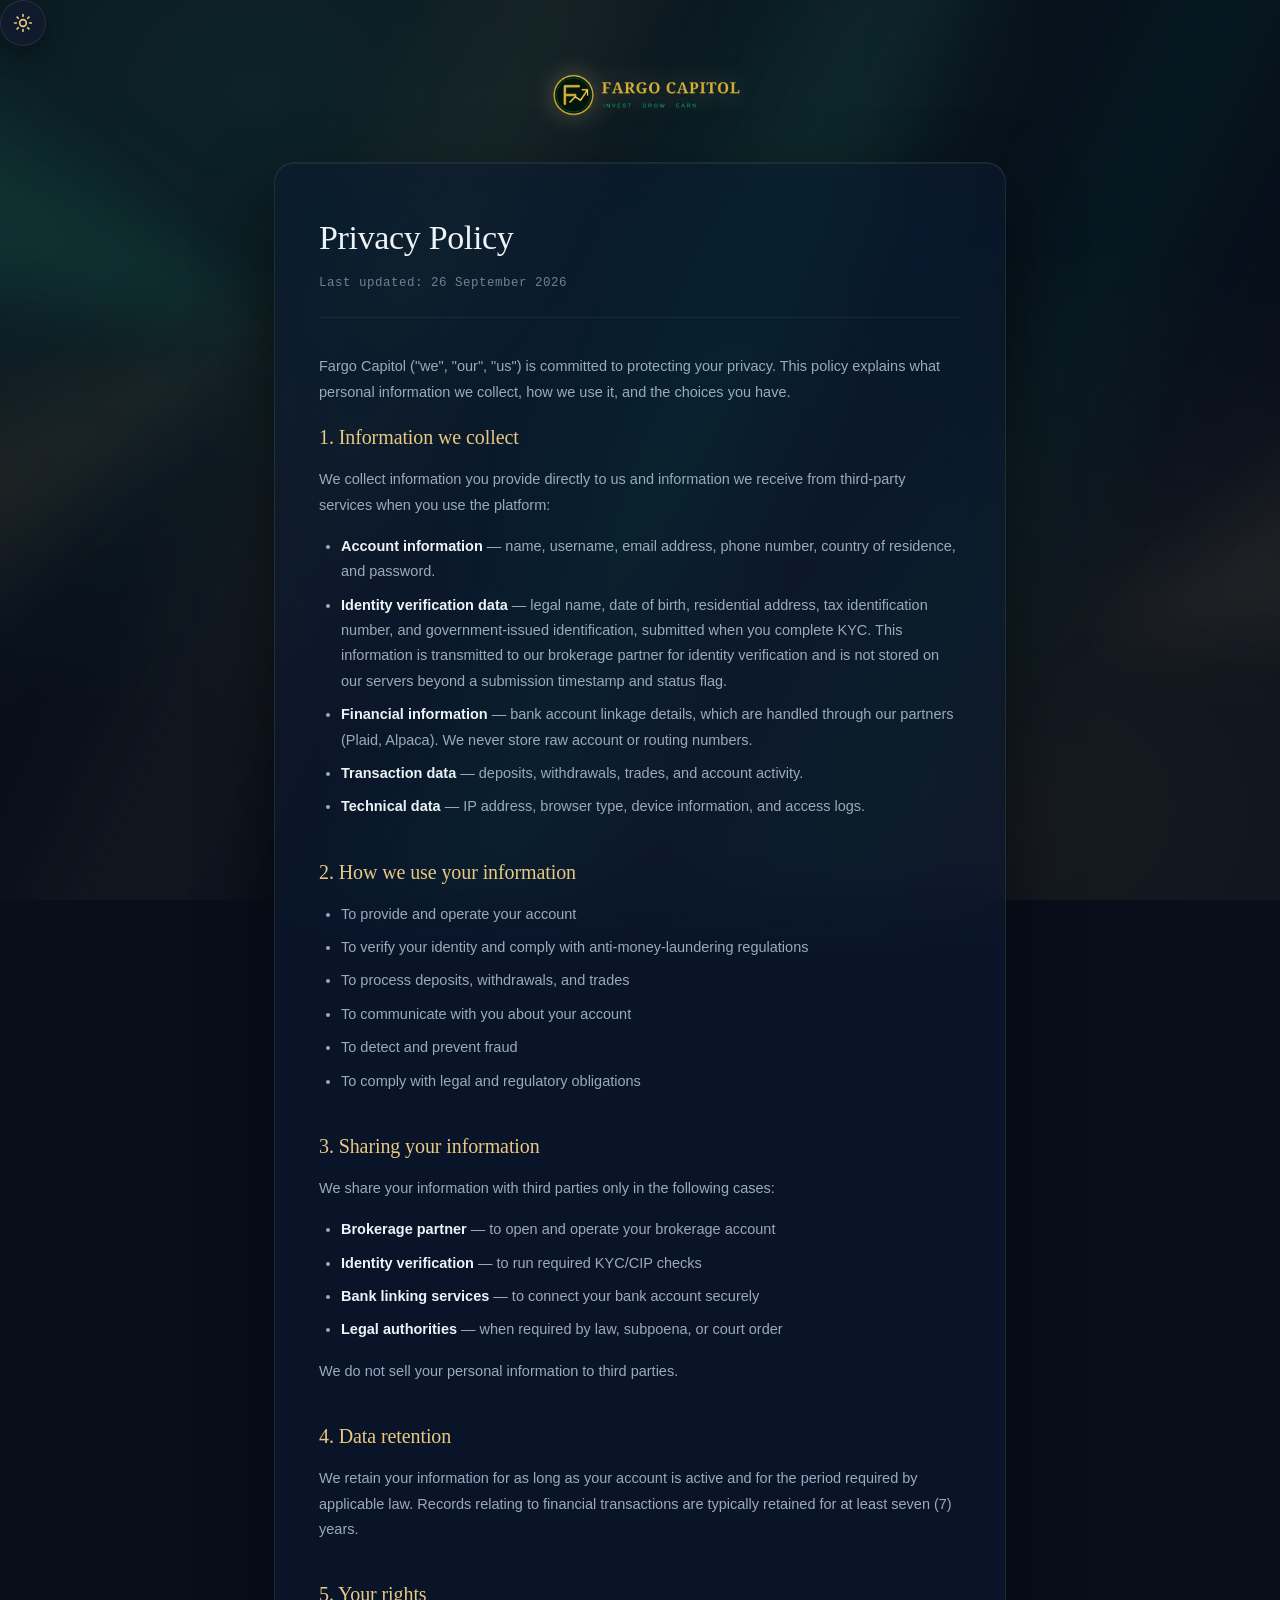
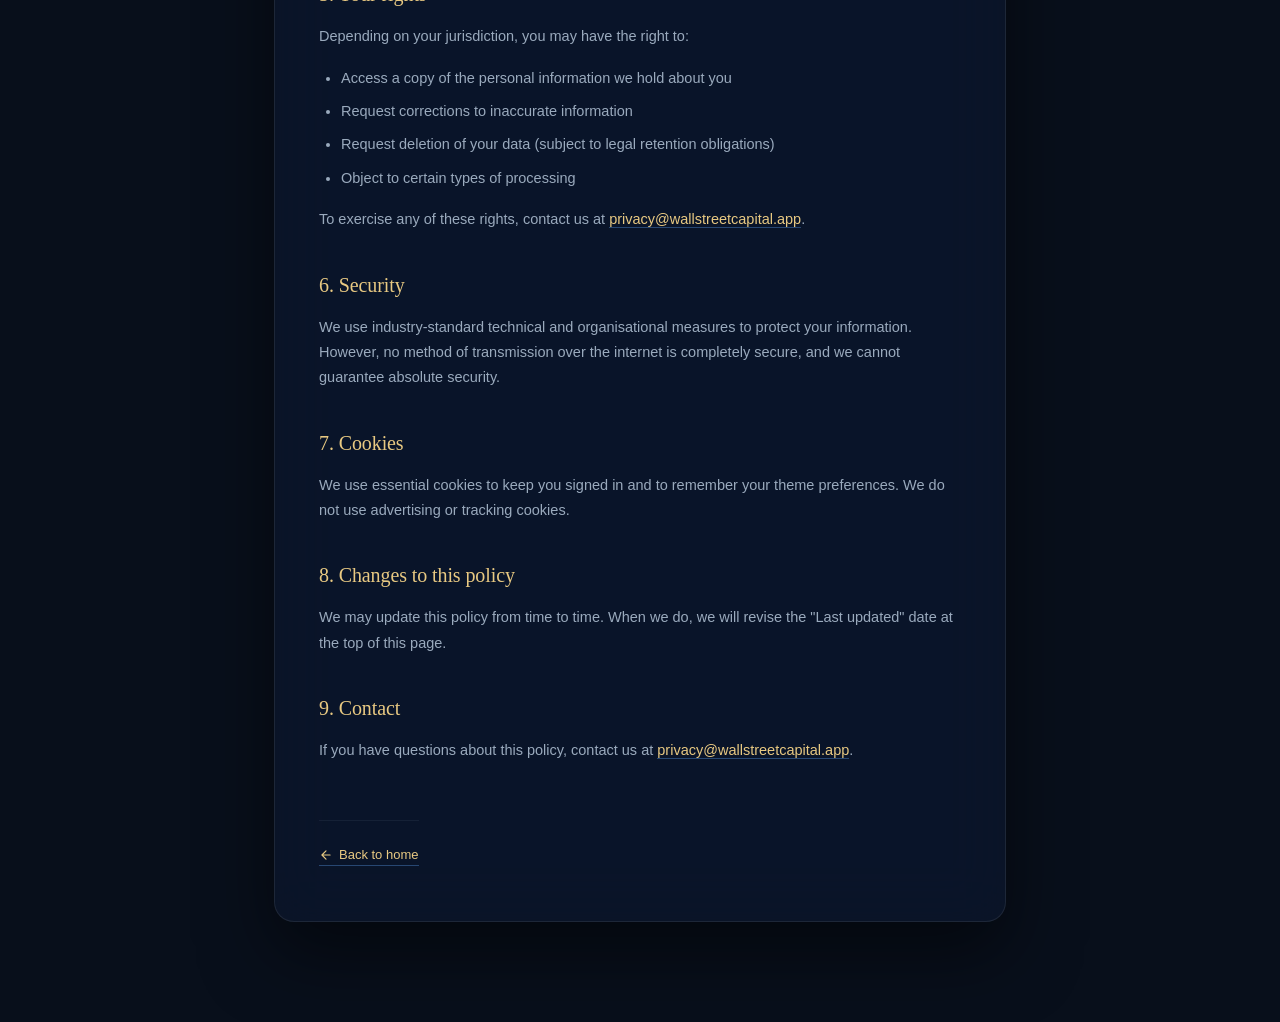
<file: privacy.html>
<!DOCTYPE html>
<html lang="en" data-theme="dark">
<head>
<meta charset="UTF-8">
<meta name="viewport" content="width=device-width, initial-scale=1.0">
<title>Privacy Policy — Fargo Capitol</title>
<script>
  (function(){
    var t = localStorage.getItem("wsc_theme") || "dark";
    document.documentElement.setAttribute("data-theme", t);
  })();
</script>
<link rel="stylesheet" href="/css/styles.css">
<style>
  .legal-shell {
    max-width: 780px;
    margin: 0 auto;
    padding: 60px 24px 100px;
    position: relative;
    z-index: 1;
  }
  .legal-brand {
    display: flex;
    align-items: center;
    justify-content: center;
    margin-bottom: 32px;
  }
  .legal-brand img {
    height: 70px;
    width: auto;
    filter: drop-shadow(0 0 12px rgba(212, 175, 106, 0.35));
  }
  .legal-card {
    background: rgba(15, 26, 48, 0.55);
    border: 1px solid rgba(255, 255, 255, 0.08);
    backdrop-filter: blur(28px) saturate(160%);
    -webkit-backdrop-filter: blur(28px) saturate(160%);
    border-radius: 20px;
    padding: 48px 44px;
    box-shadow: 0 30px 70px rgba(0, 0, 0, 0.5),
                inset 0 1px 0 rgba(255, 255, 255, 0.06);
  }
  html[data-theme="light"] .legal-card {
    background: rgba(255, 255, 255, 0.85);
    border-color: rgba(0, 0, 0, 0.08);
    box-shadow: 0 30px 70px rgba(0, 0, 0, 0.12),
                inset 0 1px 0 rgba(255, 255, 255, 0.9);
  }
  .legal-card h1 {
    font-family: var(--serif);
    font-size: 34px;
    font-weight: 500;
    margin: 0 0 8px;
    color: var(--text);
    letter-spacing: -0.01em;
  }
  .legal-updated {
    font-size: 12.5px;
    color: var(--text-dimmer);
    font-family: var(--mono);
    letter-spacing: 0.04em;
    margin-bottom: 36px;
    padding-bottom: 24px;
    border-bottom: 1px solid var(--line-soft);
  }
  .legal-card h2 {
    font-family: var(--serif);
    font-size: 20px;
    font-weight: 500;
    margin: 36px 0 14px;
    color: var(--gold-bright);
    letter-spacing: -0.005em;
  }
  .legal-card h2:first-of-type { margin-top: 0; }
  .legal-card p {
    font-size: 14.5px;
    line-height: 1.75;
    color: var(--text-dim);
    margin: 0 0 16px;
  }
  .legal-card ul {
    padding-left: 22px;
    margin: 0 0 16px;
  }
  .legal-card li {
    font-size: 14.5px;
    line-height: 1.75;
    color: var(--text-dim);
    margin-bottom: 8px;
  }
  .legal-card li strong {
    color: var(--text);
    font-weight: 600;
  }
  .legal-card a {
    color: var(--gold-bright);
    text-decoration: none;
    border-bottom: 1px solid rgba(96, 165, 250, 0.35);
    transition: border-color 0.2s;
  }
  .legal-card a:hover { border-bottom-color: var(--gold-bright); }
  .legal-card strong { color: var(--text); font-weight: 600; }
  .legal-back {
    display: inline-flex;
    align-items: center;
    gap: 6px;
    margin-top: 40px;
    padding-top: 24px;
    border-top: 1px solid var(--line-soft);
    font-size: 13px;
    color: var(--text-dim);
    text-decoration: none;
  }
  .legal-back:hover { color: var(--gold-bright); }
  @media (max-width: 600px) {
    .legal-shell { padding: 40px 16px 80px; }
    .legal-card { padding: 32px 24px; border-radius: 16px; }
    .legal-card h1 { font-size: 26px; }
    .legal-card h2 { font-size: 18px; }
  }
</style>
</head>
<body>

<div class="auth-bg"></div>

<button class="theme-toggle" id="theme-toggle-btn" aria-label="Toggle theme">
  <svg class="icon-moon" viewBox="0 0 24 24" fill="none" stroke="currentColor" stroke-width="2" stroke-linecap="round" stroke-linejoin="round">
    <path d="M21 12.79A9 9 0 1 1 11.21 3 7 7 0 0 0 21 12.79z"/>
  </svg>
  <svg class="icon-sun" viewBox="0 0 24 24" fill="none" stroke="currentColor" stroke-width="2" stroke-linecap="round" stroke-linejoin="round">
    <circle cx="12" cy="12" r="4"/>
    <path d="M12 2v2M12 20v2M4.93 4.93l1.41 1.41M17.66 17.66l1.41 1.41M2 12h2M20 12h2M4.93 19.07l1.41-1.41M17.66 6.34l1.41-1.41"/>
  </svg>
</button>

<div class="legal-shell">
  <div class="legal-brand">
    <img src="/wsc-logo.png" alt="Fargo Capitol f">
  </div>

  <div class="legal-card">
    <h1>Privacy Policy</h1>
    <div class="legal-updated">Last updated: 26 September 2026</div>

    <p>Fargo Capitol ("we", "our", "us") is committed to protecting your privacy. This policy explains what personal information we collect, how we use it, and the choices you have.</p>

    <h2>1. Information we collect</h2>
    <p>We collect information you provide directly to us and information we receive from third-party services when you use the platform:</p>
    <ul>
      <li><strong>Account information</strong> — name, username, email address, phone number, country of residence, and password.</li>
      <li><strong>Identity verification data</strong> — legal name, date of birth, residential address, tax identification number, and government-issued identification, submitted when you complete KYC. This information is transmitted to our brokerage partner for identity verification and is not stored on our servers beyond a submission timestamp and status flag.</li>
      <li><strong>Financial information</strong> — bank account linkage details, which are handled through our partners (Plaid, Alpaca). We never store raw account or routing numbers.</li>
      <li><strong>Transaction data</strong> — deposits, withdrawals, trades, and account activity.</li>
      <li><strong>Technical data</strong> — IP address, browser type, device information, and access logs.</li>
    </ul>

    <h2>2. How we use your information</h2>
    <ul>
      <li>To provide and operate your account</li>
      <li>To verify your identity and comply with anti-money-laundering regulations</li>
      <li>To process deposits, withdrawals, and trades</li>
      <li>To communicate with you about your account</li>
      <li>To detect and prevent fraud</li>
      <li>To comply with legal and regulatory obligations</li>
    </ul>

    <h2>3. Sharing your information</h2>
    <p>We share your information with third parties only in the following cases:</p>
    <ul>
      <li><strong>Brokerage partner</strong> — to open and operate your brokerage account</li>
      <li><strong>Identity verification</strong> — to run required KYC/CIP checks</li>
      <li><strong>Bank linking services</strong> — to connect your bank account securely</li>
      <li><strong>Legal authorities</strong> — when required by law, subpoena, or court order</li>
    </ul>
    <p>We do not sell your personal information to third parties.</p>

    <h2>4. Data retention</h2>
    <p>We retain your information for as long as your account is active and for the period required by applicable law. Records relating to financial transactions are typically retained for at least seven (7) years.</p>

    <h2>5. Your rights</h2>
    <p>Depending on your jurisdiction, you may have the right to:</p>
    <ul>
      <li>Access a copy of the personal information we hold about you</li>
      <li>Request corrections to inaccurate information</li>
      <li>Request deletion of your data (subject to legal retention obligations)</li>
      <li>Object to certain types of processing</li>
    </ul>
    <p>To exercise any of these rights, contact us at <a href="mailto:privacy@wallstreetcapital.app">privacy@wallstreetcapital.app</a>.</p>

    <h2>6. Security</h2>
    <p>We use industry-standard technical and organisational measures to protect your information. However, no method of transmission over the internet is completely secure, and we cannot guarantee absolute security.</p>

    <h2>7. Cookies</h2>
    <p>We use essential cookies to keep you signed in and to remember your theme preferences. We do not use advertising or tracking cookies.</p>

    <h2>8. Changes to this policy</h2>
    <p>We may update this policy from time to time. When we do, we will revise the "Last updated" date at the top of this page.</p>

    <h2>9. Contact</h2>
    <p>If you have questions about this policy, contact us at <a href="mailto:privacy@wallstreetcapital.app">privacy@wallstreetcapital.app</a>.</p>

    <a class="legal-back" href="/">
      <svg width="14" height="14" viewBox="0 0 24 24" fill="none" stroke="currentColor" stroke-width="2" stroke-linecap="round" stroke-linejoin="round">
        <path d="M19 12H5M12 19l-7-7 7-7"/>
      </svg>
      Back to home
    </a>
  </div>
</div>

<script src="/js/theme.js"></script>
</body>
</html>
</file>
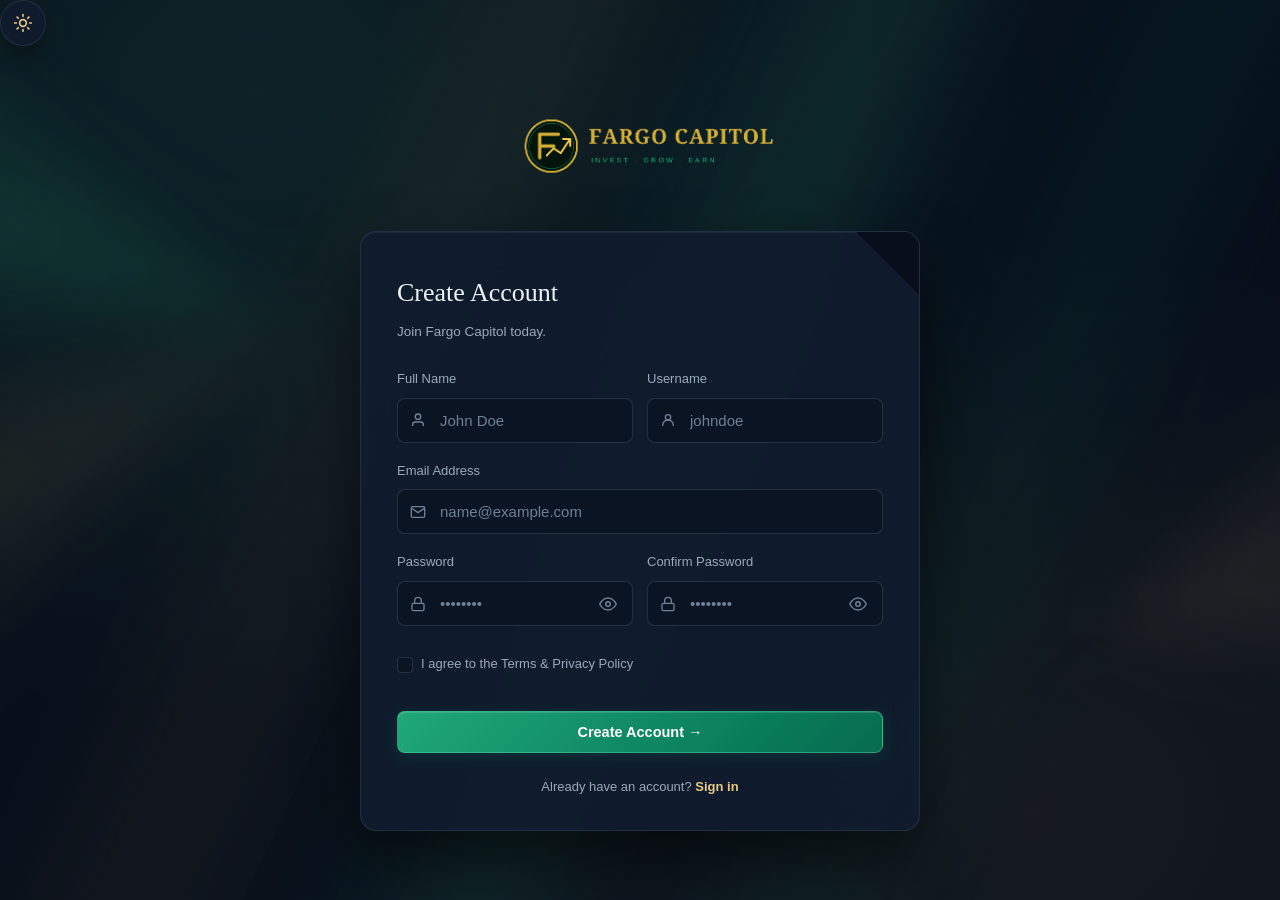
<file: signup.html>
<!DOCTYPE html>
<html lang="en" data-theme="dark">
<head>
<meta charset="UTF-8">
<meta name="viewport" content="width=device-width, initial-scale=1.0">
<title>Create Account — Fargo Capitol</title>
<script>
  (function(){
    var t = localStorage.getItem("wsc_theme") || "dark";
    document.documentElement.setAttribute("data-theme", t);
  })();
</script>
<link rel="stylesheet" href="/css/styles.css">
<style>
.input-icon.has-toggle input{padding-right:46px}
.pw-toggle{position:absolute;right:8px;top:50%;transform:translateY(-50%);width:34px;height:34px;display:flex;align-items:center;justify-content:center;background:transparent;border:0;color:var(--text-dimmer);cursor:pointer;border-radius:8px;padding:0}
.pw-toggle:hover{color:var(--gold-bright);background:rgba(255,255,255,.05)}
.pw-toggle svg{width:18px;height:18px}
.pw-toggle .icon-eye-off{display:none}
.pw-toggle.revealed .icon-eye{display:none}
.pw-toggle.revealed .icon-eye-off{display:block}
</style>
</head>
<body>

<div class="auth-bg"></div>

<button class="theme-toggle" id="theme-toggle-btn" aria-label="Toggle theme">
  <svg class="icon-moon" viewBox="0 0 24 24" fill="none" stroke="currentColor" stroke-width="2" stroke-linecap="round" stroke-linejoin="round"><path d="M21 12.79A9 9 0 1 1 11.21 3 7 7 0 0 0 21 12.79z"/></svg>
  <svg class="icon-sun" viewBox="0 0 24 24" fill="none" stroke="currentColor" stroke-width="2" stroke-linecap="round" stroke-linejoin="round"><circle cx="12" cy="12" r="4"/><path d="M12 2v2M12 20v2M4.93 4.93l1.41 1.41M17.66 17.66l1.41 1.41M2 12h2M20 12h2M4.93 19.07l1.41-1.41M17.66 6.34l1.41-1.41"/></svg>
</button>

<div class="auth-shell">
  <div class="brand-badge">
    <img src="/wsc-logo.png" alt="Fargo Capitol" style="width: 280px; max-width: 100%; height: auto; margin: 0 auto 20px; display: block;">
  </div>

  <div class="auth-card login-card" style="max-width: 560px;">
    <div id="panel-signup">
      <h1>Create Account</h1>
      <p class="sub">Join Fargo Capitol today.</p>

      <div class="error-box" id="signup-error"></div>

      <form id="signup-form" autocomplete="off">
        <div class="field-row">
          <div class="field">
            <label for="f-fullname">Full Name</label>
            <div class="input-icon">
              <svg class="ic" viewBox="0 0 24 24" fill="none" stroke="currentColor" stroke-width="2"><path d="M20 21v-2a4 4 0 0 0-4-4H8a4 4 0 0 0-4 4v2"/><circle cx="12" cy="7" r="4"/></svg>
              <input id="f-fullname" placeholder="John Doe" required>
            </div>
          </div>
          <div class="field">
            <label for="f-username">Username</label>
            <div class="input-icon">
              <svg class="ic" viewBox="0 0 24 24" fill="none" stroke="currentColor" stroke-width="2"><circle cx="12" cy="8" r="4"/><path d="M4 21v-1a8 8 0 0 1 16 0v1"/></svg>
              <input id="f-username" placeholder="johndoe" required>
            </div>
          </div>
        </div>

        <div class="field">
          <label for="f-email">Email Address</label>
          <div class="input-icon">
            <svg class="ic" viewBox="0 0 24 24" fill="none" stroke="currentColor" stroke-width="2"><rect x="2" y="4" width="20" height="16" rx="2"/><path d="m22 6-10 7L2 6"/></svg>
            <input id="f-email" type="email" placeholder="name@example.com" required>
          </div>
        </div>

        <div class="field-row">
          <div class="field">
            <label for="f-password">Password</label>
            <div class="input-icon has-toggle">
              <svg class="ic" viewBox="0 0 24 24" fill="none" stroke="currentColor" stroke-width="2"><rect x="3" y="11" width="18" height="11" rx="2"/><path d="M7 11V7a5 5 0 0 1 10 0v4"/></svg>
              <input id="f-password" type="password" placeholder="••••••••" minlength="10" required>
<button type="button" class="pw-toggle" data-target="f-password" aria-label="Show password">
  <svg class="icon-eye" viewBox="0 0 24 24" fill="none" stroke="currentColor" stroke-width="2" stroke-linecap="round" stroke-linejoin="round"><path d="M1 12s4-8 11-8 11 8 11 8-4 8-11 8-11-8-11-8z"/><circle cx="12" cy="12" r="3"/></svg>
  <svg class="icon-eye-off" viewBox="0 0 24 24" fill="none" stroke="currentColor" stroke-width="2" stroke-linecap="round" stroke-linejoin="round"><path d="M17.94 17.94A10.07 10.07 0 0 1 12 20c-7 0-11-8-11-8a18.45 18.45 0 0 1 5.06-5.94M9.9 4.24A9.12 9.12 0 0 1 12 4c7 0 11 8 11 8a18.5 18.5 0 0 1-2.16 3.19m-6.72-1.07a3 3 0 1 1-4.24-4.24"/><line x1="1" y1="1" x2="23" y2="23"/></svg>
</button>
            </div>
          </div>
          <div class="field">
            <label for="f-confirm">Confirm Password</label>
            <div class="input-icon has-toggle">
              <svg class="ic" viewBox="0 0 24 24" fill="none" stroke="currentColor" stroke-width="2"><rect x="3" y="11" width="18" height="11" rx="2"/><path d="M7 11V7a5 5 0 0 1 10 0v4"/></svg>
              <input id="f-confirm" type="password" placeholder="••••••••" minlength="10" required>
<button type="button" class="pw-toggle" data-target="f-confirm" aria-label="Show password">
  <svg class="icon-eye" viewBox="0 0 24 24" fill="none" stroke="currentColor" stroke-width="2" stroke-linecap="round" stroke-linejoin="round"><path d="M1 12s4-8 11-8 11 8 11 8-4 8-11 8-11-8-11-8z"/><circle cx="12" cy="12" r="3"/></svg>
  <svg class="icon-eye-off" viewBox="0 0 24 24" fill="none" stroke="currentColor" stroke-width="2" stroke-linecap="round" stroke-linejoin="round"><path d="M17.94 17.94A10.07 10.07 0 0 1 12 20c-7 0-11-8-11-8a18.45 18.45 0 0 1 5.06-5.94M9.9 4.24A9.12 9.12 0 0 1 12 4c7 0 11 8 11 8a18.5 18.5 0 0 1-2.16 3.19m-6.72-1.07a3 3 0 1 1-4.24-4.24"/><line x1="1" y1="1" x2="23" y2="23"/></svg>
</button>
            </div>
          </div>
        </div>

        <div class="form-row-between" style="margin-top: 10px;">
          <label class="check">
            <input type="checkbox" id="f-agree" required>
            <span class="box"></span>
            I agree to the Terms & Privacy Policy
          </label>
        </div>

        <button class="btn btn-solid btn-block" type="submit" id="signup-submit" style="margin-top: 14px;">Create Account →</button>
      </form>

      <div class="auth-footer">
        Already have an account? <a href="login.html">Sign in</a>
      </div>
    </div>
  </div>
</div>

<script src="/js/theme.js"></script>
<script src="/js/api.js"></script>
<script>
document.getElementById("signup-form").addEventListener("submit", async function (e) {
  e.preventDefault();
  const errorBox = document.getElementById("signup-error");
  errorBox.style.display = "none";

  const pw = document.getElementById("f-password").value;
  const confirm = document.getElementById("f-confirm").value;
  
  if (pw !== confirm) {
    errorBox.textContent = "Passwords do not match.";
    errorBox.style.display = "block";
    return;
  }

  const btn = document.getElementById("signup-submit");
  btn.disabled = true;
  btn.textContent = "Creating account…";

  try {
    const data = await Api.request("/auth/signup", {
      method: "POST",
      body: JSON.stringify({
        full_name: document.getElementById("f-fullname").value,
        username: document.getElementById("f-username").value,
        email: document.getElementById("f-email").value,
        password: pw,
        confirm_password: confirm,
      }),
    });
    
    Api.setToken(data.token);
    Api.setUser(data.user);
    
    // Redirect to dashboard on success
    window.location.href = "dashboard.html"; 

  } catch (err) {
    errorBox.textContent = err.message;
    errorBox.style.display = "block";
    btn.disabled = false;
    btn.textContent = "Create Account →";
  }
});
</script>
<script>
document.querySelectorAll(".pw-toggle").forEach(function(btn){
  btn.addEventListener("click",function(){
    var field=document.getElementById(btn.dataset.target);
    if(!field)return;
    var show=field.type==="password";
    field.type=show?"text":"password";
    btn.classList.toggle("revealed",show);
    btn.setAttribute("aria-label",show?"Hide password":"Show password");
  });
});
</script>
</body>
          </html>
</file>
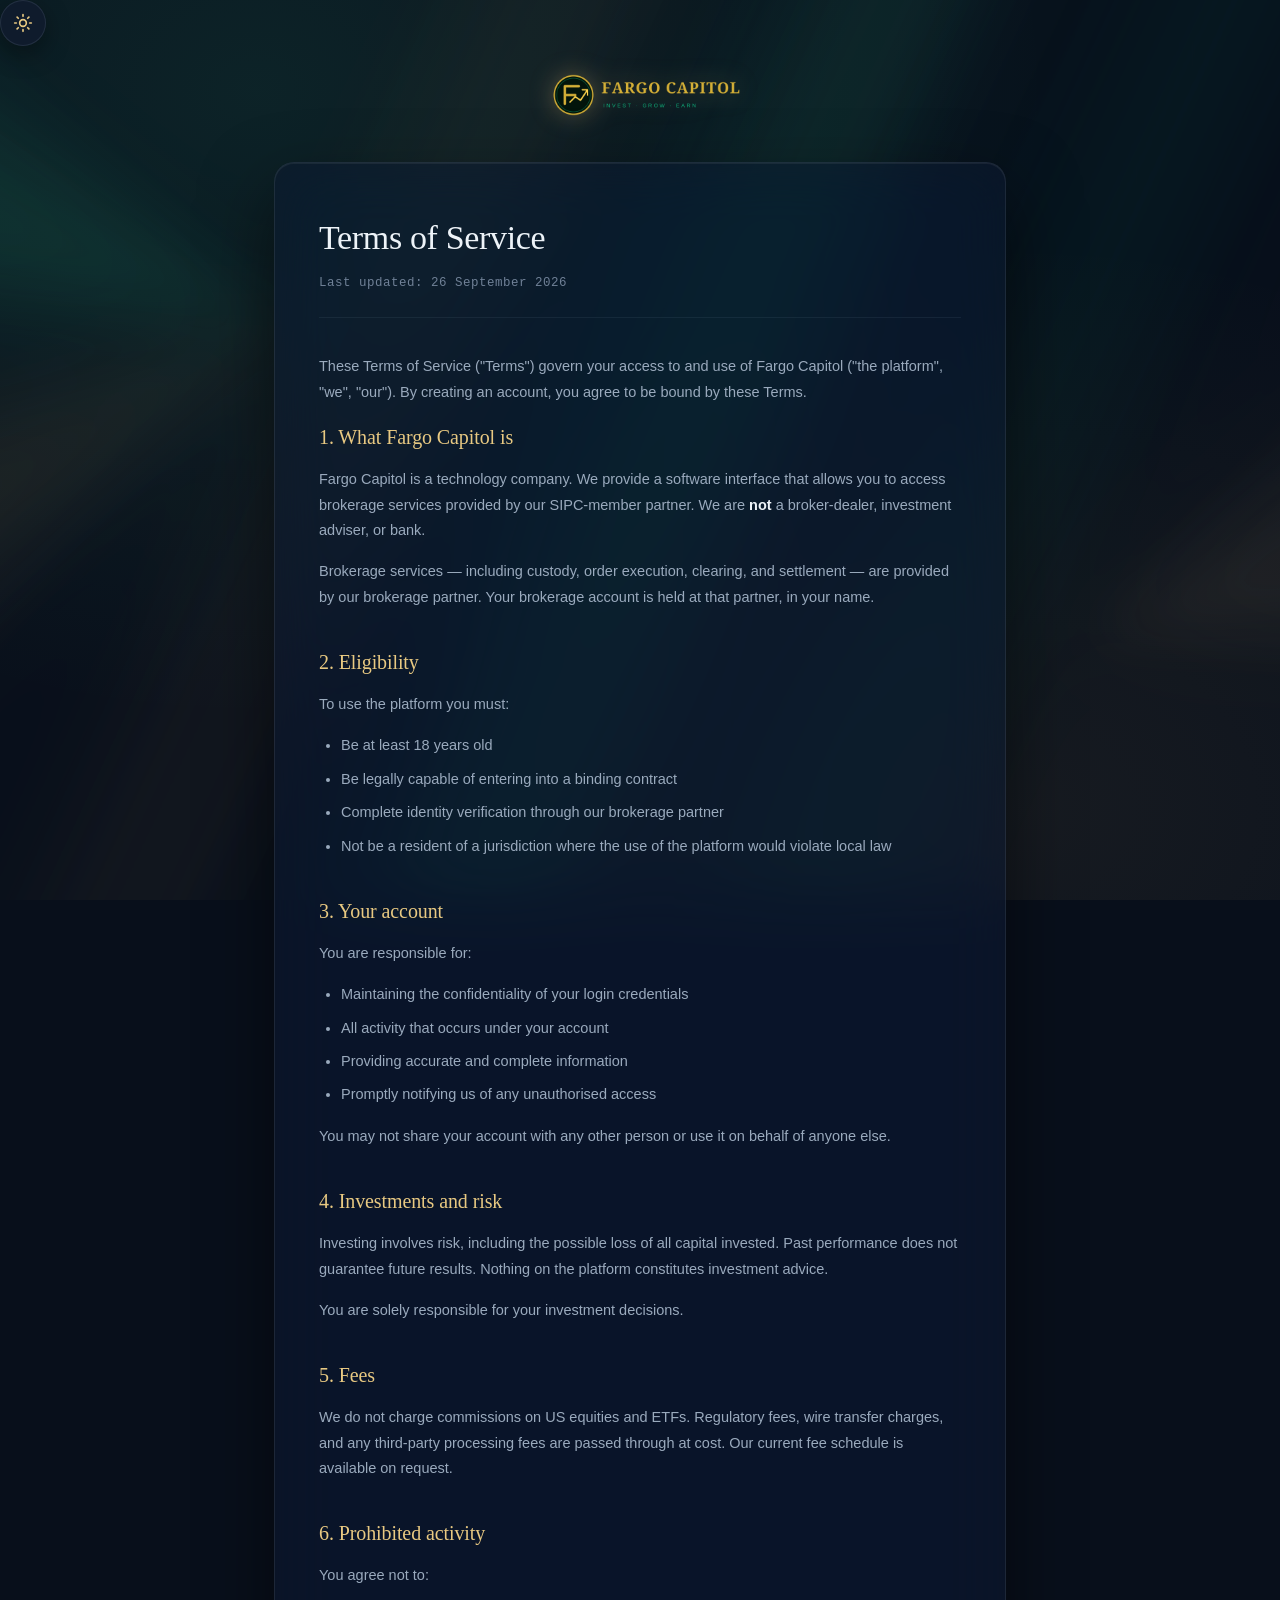
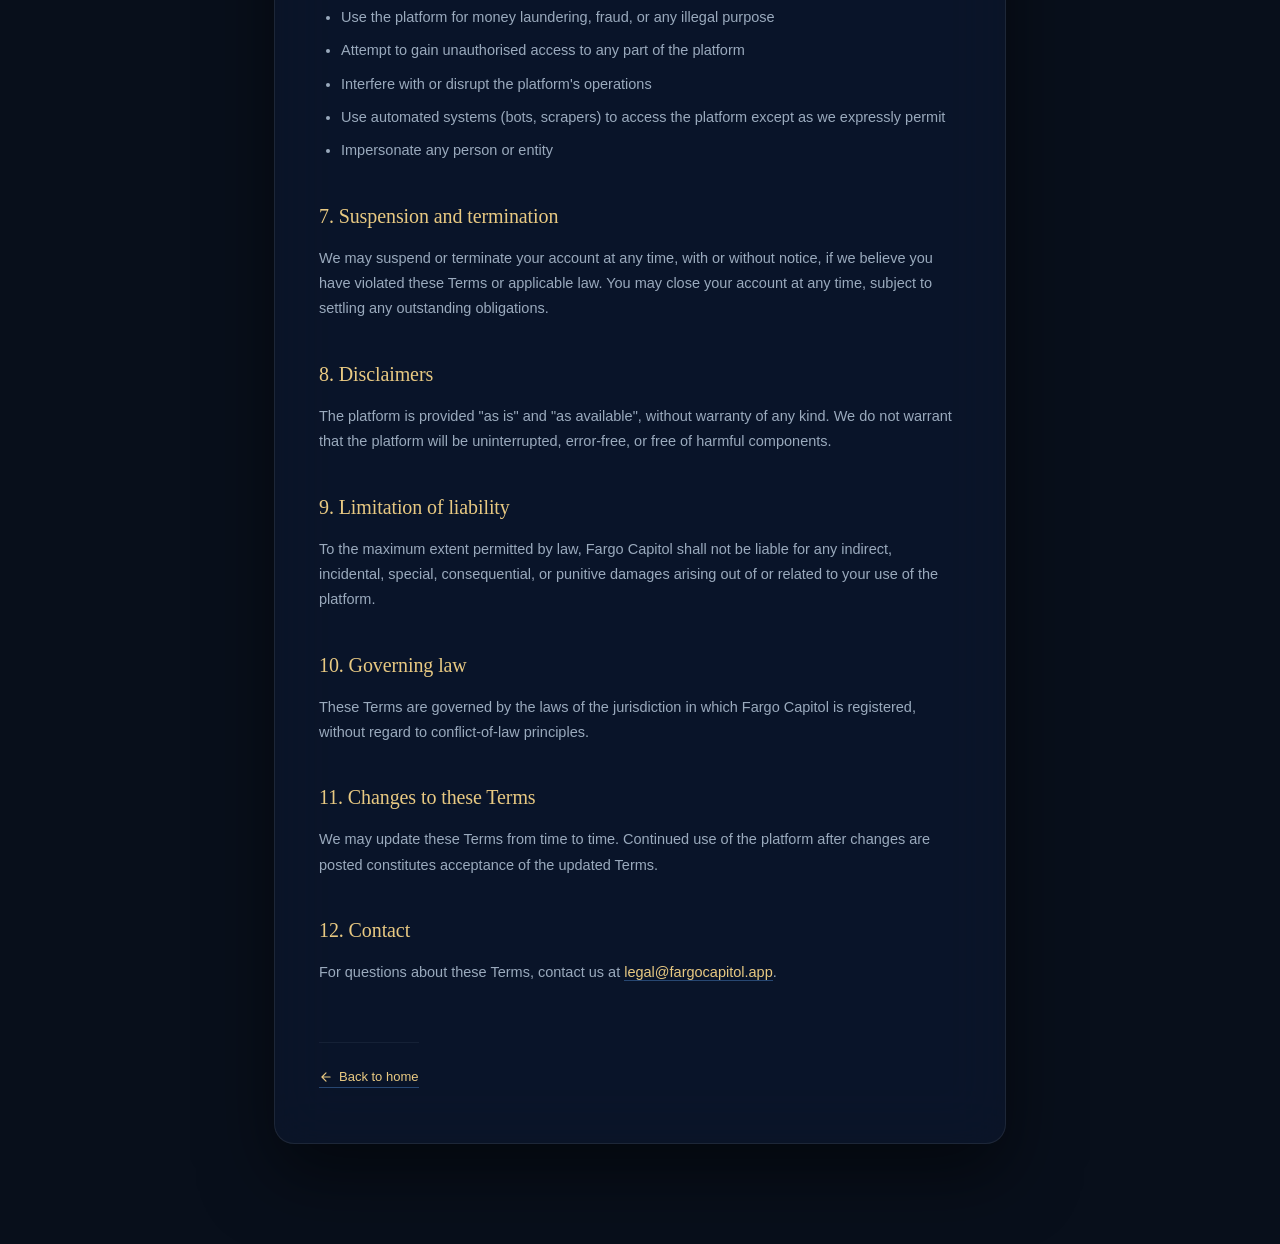
<file: terms.html>
<!DOCTYPE html>
<html lang="en" data-theme="dark">
<head>
<meta charset="UTF-8">
<meta name="viewport" content="width=device-width, initial-scale=1.0">
<title>Terms of Service — Fargo Capitol</title>
<script>
  (function(){
    var t = localStorage.getItem("wsc_theme") || "dark";
    document.documentElement.setAttribute("data-theme", t);
  })();
</script>
<link rel="stylesheet" href="/css/styles.css">
<style>
  .legal-shell {
    max-width: 780px;
    margin: 0 auto;
    padding: 60px 24px 100px;
    position: relative;
    z-index: 1;
  }
  .legal-brand {
    display: flex;
    align-items: center;
    justify-content: center;
    margin-bottom: 32px;
  }
  .legal-brand img {
    height: 70px;
    width: auto;
    filter: drop-shadow(0 0 12px rgba(212, 175, 106, 0.35));
  }
  .legal-card {
    background: rgba(15, 26, 48, 0.55);
    border: 1px solid rgba(255, 255, 255, 0.08);
    backdrop-filter: blur(28px) saturate(160%);
    -webkit-backdrop-filter: blur(28px) saturate(160%);
    border-radius: 20px;
    padding: 48px 44px;
    box-shadow: 0 30px 70px rgba(0, 0, 0, 0.5),
                inset 0 1px 0 rgba(255, 255, 255, 0.06);
  }
  html[data-theme="light"] .legal-card {
    background: rgba(255, 255, 255, 0.85);
    border-color: rgba(0, 0, 0, 0.08);
    box-shadow: 0 30px 70px rgba(0, 0, 0, 0.12),
                inset 0 1px 0 rgba(255, 255, 255, 0.9);
  }
  .legal-card h1 {
    font-family: var(--serif);
    font-size: 34px;
    font-weight: 500;
    margin: 0 0 8px;
    color: var(--text);
    letter-spacing: -0.01em;
  }
  .legal-updated {
    font-size: 12.5px;
    color: var(--text-dimmer);
    font-family: var(--mono);
    letter-spacing: 0.04em;
    margin-bottom: 36px;
    padding-bottom: 24px;
    border-bottom: 1px solid var(--line-soft);
  }
  .legal-card h2 {
    font-family: var(--serif);
    font-size: 20px;
    font-weight: 500;
    margin: 36px 0 14px;
    color: var(--gold-bright);
    letter-spacing: -0.005em;
  }
  .legal-card h2:first-of-type { margin-top: 0; }
  .legal-card p {
    font-size: 14.5px;
    line-height: 1.75;
    color: var(--text-dim);
    margin: 0 0 16px;
  }
  .legal-card ul {
    padding-left: 22px;
    margin: 0 0 16px;
  }
  .legal-card li {
    font-size: 14.5px;
    line-height: 1.75;
    color: var(--text-dim);
    margin-bottom: 8px;
  }
  .legal-card li strong {
    color: var(--text);
    font-weight: 600;
  }
  .legal-card a {
    color: var(--gold-bright);
    text-decoration: none;
    border-bottom: 1px solid rgba(96, 165, 250, 0.35);
    transition: border-color 0.2s;
  }
  .legal-card a:hover { border-bottom-color: var(--gold-bright); }
  .legal-card strong { color: var(--text); font-weight: 600; }
  .legal-back {
    display: inline-flex;
    align-items: center;
    gap: 6px;
    margin-top: 40px;
    padding-top: 24px;
    border-top: 1px solid var(--line-soft);
    font-size: 13px;
    color: var(--text-dim);
    text-decoration: none;
  }
  .legal-back:hover { color: var(--gold-bright); }
  @media (max-width: 600px) {
    .legal-shell { padding: 40px 16px 80px; }
    .legal-card { padding: 32px 24px; border-radius: 16px; }
    .legal-card h1 { font-size: 26px; }
    .legal-card h2 { font-size: 18px; }
  }
</style>
</head>
<body>

<div class="auth-bg"></div>

<button class="theme-toggle" id="theme-toggle-btn" aria-label="Toggle theme">
  <svg class="icon-moon" viewBox="0 0 24 24" fill="none" stroke="currentColor" stroke-width="2" stroke-linecap="round" stroke-linejoin="round">
    <path d="M21 12.79A9 9 0 1 1 11.21 3 7 7 0 0 0 21 12.79z"/>
  </svg>
  <svg class="icon-sun" viewBox="0 0 24 24" fill="none" stroke="currentColor" stroke-width="2" stroke-linecap="round" stroke-linejoin="round">
    <circle cx="12" cy="12" r="4"/>
    <path d="M12 2v2M12 20v2M4.93 4.93l1.41 1.41M17.66 17.66l1.41 1.41M2 12h2M20 12h2M4.93 19.07l1.41-1.41M17.66 6.34l1.41-1.41"/>
  </svg>
</button>

<div class="legal-shell">
  <div class="legal-brand">
    <img src="/wsc-logo.png" alt="Fargo Capitol">
  </div>

  <div class="legal-card">
    <h1>Terms of Service</h1>
    <div class="legal-updated">Last updated: 26 September 2026</div>

    <p>These Terms of Service ("Terms") govern your access to and use of Fargo Capitol ("the platform", "we", "our"). By creating an account, you agree to be bound by these Terms.</p>

    <h2>1. What Fargo Capitol is</h2>
    <p>Fargo Capitol is a technology company. We provide a software interface that allows you to access brokerage services provided by our SIPC-member partner. We are <strong>not</strong> a broker-dealer, investment adviser, or bank.</p>
    <p>Brokerage services — including custody, order execution, clearing, and settlement — are provided by our brokerage partner. Your brokerage account is held at that partner, in your name.</p>

    <h2>2. Eligibility</h2>
    <p>To use the platform you must:</p>
    <ul>
      <li>Be at least 18 years old</li>
      <li>Be legally capable of entering into a binding contract</li>
      <li>Complete identity verification through our brokerage partner</li>
      <li>Not be a resident of a jurisdiction where the use of the platform would violate local law</li>
    </ul>

    <h2>3. Your account</h2>
    <p>You are responsible for:</p>
    <ul>
      <li>Maintaining the confidentiality of your login credentials</li>
      <li>All activity that occurs under your account</li>
      <li>Providing accurate and complete information</li>
      <li>Promptly notifying us of any unauthorised access</li>
    </ul>
    <p>You may not share your account with any other person or use it on behalf of anyone else.</p>

    <h2>4. Investments and risk</h2>
    <p>Investing involves risk, including the possible loss of all capital invested. Past performance does not guarantee future results. Nothing on the platform constitutes investment advice.</p>
    <p>You are solely responsible for your investment decisions.</p>

    <h2>5. Fees</h2>
    <p>We do not charge commissions on US equities and ETFs. Regulatory fees, wire transfer charges, and any third-party processing fees are passed through at cost. Our current fee schedule is available on request.</p>

    <h2>6. Prohibited activity</h2>
    <p>You agree not to:</p>
    <ul>
      <li>Use the platform for money laundering, fraud, or any illegal purpose</li>
      <li>Attempt to gain unauthorised access to any part of the platform</li>
      <li>Interfere with or disrupt the platform's operations</li>
      <li>Use automated systems (bots, scrapers) to access the platform except as we expressly permit</li>
      <li>Impersonate any person or entity</li>
    </ul>

    <h2>7. Suspension and termination</h2>
    <p>We may suspend or terminate your account at any time, with or without notice, if we believe you have violated these Terms or applicable law. You may close your account at any time, subject to settling any outstanding obligations.</p>

    <h2>8. Disclaimers</h2>
    <p>The platform is provided "as is" and "as available", without warranty of any kind. We do not warrant that the platform will be uninterrupted, error-free, or free of harmful components.</p>

    <h2>9. Limitation of liability</h2>
    <p>To the maximum extent permitted by law, Fargo Capitol shall not be liable for any indirect, incidental, special, consequential, or punitive damages arising out of or related to your use of the platform.</p>

    <h2>10. Governing law</h2>
    <p>These Terms are governed by the laws of the jurisdiction in which Fargo Capitol is registered, without regard to conflict-of-law principles.</p>

    <h2>11. Changes to these Terms</h2>
    <p>We may update these Terms from time to time. Continued use of the platform after changes are posted constitutes acceptance of the updated Terms.</p>

    <h2>12. Contact</h2>
    <p>For questions about these Terms, contact us at <a href="mailto:legal@fargocapitol.app">legal@fargocapitol.app</a>.</p>

    <a class="legal-back" href="/">
      <svg width="14" height="14" viewBox="0 0 24 24" fill="none" stroke="currentColor" stroke-width="2" stroke-linecap="round" stroke-linejoin="round">
        <path d="M19 12H5M12 19l-7-7 7-7"/>
      </svg>
      Back to home
    </a>
  </div>
</div>

<script src="/js/theme.js"></script>
</body>
</html>
</file>
<file: css/styles.css>
/* ============================================================
   Fargo Capitol — global stylesheet
   Emerald & Gold Theme
   ============================================================ */
:root {
  /* ---------- Global scale ---------- */
  --scale: 1.5;

  --space-xs: calc(4px * var(--scale));
  --space-sm: calc(8px * var(--scale));
  --space-md: calc(16px * var(--scale));
  --space-lg: calc(24px * var(--scale));
  --space-xl: calc(40px * var(--scale));

  --font-xs:   calc(11px * var(--scale));
  --font-sm:   calc(13px * var(--scale));
  --font-base: calc(15px * var(--scale));
  --font-lg:   calc(18px * var(--scale));
  --font-xl:   calc(22px * var(--scale));
  --font-2xl:  calc(28px * var(--scale));

  --radius-sm: calc(8px  * var(--scale));
  --radius-md: calc(12px * var(--scale));
  --radius-lg: calc(18px * var(--scale));

  --max-content-width: 1440px;
}
html { font-size: 16px; }
body {
  font-size: var(--font-base);
  line-height: 1.6;
}

:root {
  /* Dark mode (default) — Deep Emerald & Gold */
  --bg: #02140B;           
  --bg-2: #062C18;         
  --panel: rgba(6, 44, 24, 0.6); 
  --panel-solid: #062C18;
  --line: rgba(16, 185, 129, 0.2); 
  --line-soft: rgba(255, 255, 255, 0.06);

  /* Gold Palette */
  --gold: #D4AF37;         
  --gold-bright: #FCD34D;  
  --gold-deep: #B45309;    
  --gold-glow: rgba(212, 175, 55, 0.35);

  /* Success / Danger */
  --tick-up: #059669;      
  --tick-down: #F87171;    

  /* Text */
  --text: #FFFFFF;
  --text-dim: #86EFAC;     
  --text-dimmer: #34D399;  

  /* Inputs */
  --input-bg: rgba(2, 20, 11, 0.5);
  --input-border: rgba(212, 175, 55, 0.2);
  --input-border-focus: rgba(252, 211, 77, 0.65);

  --serif: Georgia, 'Iowan Old Style', 'Palatino Linotype', 'Book Antiqua', serif;
  --sans: -apple-system, BlinkMacSystemFont, 'Segoe UI', Helvetica, Arial, sans-serif;
  --mono: ui-monospace, SFMono-Regular, Menlo, Consolas, monospace;
}

/* Light mode override — Emerald & Gold */
html[data-theme="light"] {
  --bg: #F0FDF4;           
  --bg-2: #DCFCE7;
  --panel: rgba(255, 255, 255, 0.72);
  --panel-solid: #FFFFFF;
  --line: rgba(4, 120, 87, 0.18);
  --line-soft: rgba(0, 0, 0, 0.06);

  --gold: #B45309;         
  --gold-bright: #D97706;
  --gold-deep: #78350F;
  --gold-glow: rgba(180, 83, 9, 0.25);

  --tick-up: #047857;
  --tick-down: #B91C1C;

  --text: #064E3B;
  --text-dim: #047857;
  --text-dimmer: #10B981;

  --input-bg: rgba(255, 255, 255, 0.75);
  --input-border: rgba(4, 120, 87, 0.2);
  --input-border-focus: rgba(217, 119, 6, 0.6);
}

* { box-sizing: border-box; }
html { scroll-behavior: smooth; }

body {
  margin: 0;
  background: var(--bg);
  color: var(--text);
  font-family: var(--sans);
  min-height: 100vh;
  -webkit-font-smoothing: antialiased;
  transition: background 0.4s ease, color 0.4s ease;
}

a { color: var(--gold-bright); }

.page { position: relative; z-index: 1; }
.wrap { max-width: 1120px; margin: 0 auto; padding: 0 32px; }
.narrow { max-width: 460px; margin: 0 auto; padding: 0 24px; }

/* ---------- Global focus reset ---------- */
*:focus { outline: none; }
*:focus-visible {
  outline: 2px solid var(--gold);
  outline-offset: 2px;
}
button::-moz-focus-inner { border: 0; }

a:focus,
button:focus,
details:focus,
summary:focus,
input:focus,
select:focus,
textarea:focus { outline: none; }

a:focus-visible,
button:focus-visible,
summary:focus-visible {
  outline: 2px solid var(--gold);
  outline-offset: 2px;
}

/* ---------- Top nav ---------- */
header.nav {
  padding: 22px 32px;
  display: flex;
  align-items: center;
  justify-content: space-between;
  border-bottom: 1px solid var(--line-soft);
  background: rgba(2, 20, 11, 0.85);
  backdrop-filter: blur(12px);
}
html[data-theme="light"] header.nav { background: rgba(240, 253, 244, 0.88); }

.nav-mark {
  font-family: var(--serif);
  font-size: 19px;
  text-decoration: none;
  color: var(--text);
}
.nav-mark em { font-style: normal; color: var(--gold-bright); }
.nav-links { display: flex; gap: 22px; align-items: center; }
.nav-links a {
  color: var(--text-dim);
  text-decoration: none;
  font-size: 14px;
  transition: color 0.2s;
}
.nav-links a:hover { color: var(--text); }

/* ---------- Generic card ---------- */
.card {
  background: var(--panel);
  border: 1px solid var(--line);
  border-radius: 12px;
  padding: 32px;
  backdrop-filter: blur(20px);
}

/* ---------- Forms ---------- */
.field { margin-bottom: 18px; }
.field label {
  display: block;
  font-size: 13px;
  color: var(--text-dimmer);
  margin-bottom: 8px;
  font-weight: 500;
}
.field input,
.field select,
.field textarea {
  width: 100%;
  background: var(--input-bg);
  border: 1px solid var(--input-border);
  color: var(--text);
  padding: 13px 14px;
  font-family: var(--sans);
  font-size: 15px;
  border-radius: 8px;
  transition: border-color 0.2s, box-shadow 0.2s;
}
.field input::placeholder { color: var(--text-dimmer); }
.field input:focus,
.field select:focus,
.field textarea:focus {
  outline: none;
  border-color: var(--input-border-focus);
  box-shadow: 0 0 0 3px var(--gold-glow);
}
.field-row { display: grid; grid-template-columns: 1fr 1fr; gap: 14px; }
@media (max-width: 600px) { .field-row { grid-template-columns: 1fr; } }

/* ---------- Buttons ---------- */
.btn {
  display: inline-flex;
  align-items: center;
  justify-content: center;
  gap: 8px;
  padding: 12px 22px;
  border-radius: 8px;
  font-size: 14.5px;
  font-weight: 600;
  text-decoration: none;
  cursor: pointer;
  border: 1px solid var(--gold);
  color: var(--gold-bright);
  background: transparent;
  transition: all 0.2s ease;
}
.btn:hover {
  background: var(--gold);
  color: #02140B;
  transform: translateY(-1px);
  box-shadow: 0 8px 24px var(--gold-glow);
}

/* Solid variant */
.btn-solid {
  position: relative;
  overflow: hidden;
  background: linear-gradient(135deg, var(--gold-bright), var(--gold) 55%, var(--gold-deep));
  color: #02140B !important;
  border: none;
  box-shadow: 0 4px 16px rgba(212, 175, 55, 0.35), inset 0 1px 0 rgba(255, 255, 255, 0.25);
  text-shadow: 0 1px 2px rgba(255, 255, 255, 0.2);
}
.btn-solid::after {
  content: "";
  position: absolute;
  top: 0; left: -60%;
  width: 40%; height: 100%;
  background: linear-gradient(120deg, transparent, rgba(255,255,255,0.35), transparent);
  transform: skewX(-20deg);
  transition: left 0.6s ease;
}
.btn-solid:hover {
  color: #02140B !important;
  transform: translateY(-2px);
  box-shadow: 0 10px 28px rgba(212, 175, 55, 0.55), inset 0 1px 0 rgba(255, 255, 255, 0.35);
}
.btn-solid:hover::after { left: 130%; }

.btn-solid a,
.btn-solid span { color: #02140B !important; }

.btn-block { width: 100%; }
.btn[disabled] { opacity: 0.5; cursor: not-allowed; }

/* ---------- Utility ---------- */
.muted { color: var(--text-dimmer); font-size: 13.5px; }

.error-box {
  background: rgba(248, 113, 113, 0.12);
  border: 1px solid var(--tick-down);
  color: #FCA5A5;
  padding: 12px 14px;
  border-radius: 8px;
  font-size: 14px;
  margin-bottom: 18px;
  display: none;
}
.success-box {
  background: rgba(74, 222, 128, 0.12);
  border: 1px solid var(--tick-up);
  color: #86EFAC;
  padding: 12px 14px;
  border-radius: 8px;
  font-size: 14px;
  margin-bottom: 18px;
  display: none;
}

/* ---------- Tables ---------- */
table { width: 100%; border-collapse: collapse; }
th, td {
  text-align: left;
  padding: 12px 14px;
  border-bottom: 1px solid var(--line-soft);
  font-size: 14px;
}
th { color: var(--text-dimmer); font-weight: 600; font-size: 12.5px; }
tr:hover td { background: rgba(212, 175, 55, 0.05); }

.badge {
  display: inline-block;
  padding: 3px 9px;
  border-radius: 12px;
  font-size: 12px;
  border: 1px solid var(--line);
}
.badge.ok { color: var(--tick-up); border-color: var(--tick-up); }
.badge.warn { color: var(--gold-bright); border-color: var(--gold); }
.badge.bad { color: var(--tick-down); border-color: var(--tick-down); }

.grid-2 { display: grid; grid-template-columns: 1fr 1fr; gap: 20px; }
@media (max-width: 800px) { .grid-2 { grid-template-columns: 1fr; } }

#portfolio-canvas {
  width: 100%;
  height: 320px;
  border: 1px solid var(--line);
  background: var(--panel-solid);
}
/* ============================================================
   AUTH PAGES (login / signup)
   ============================================================ */

.auth-bg {
  position: fixed;
  inset: 0;
  z-index: 0;
  overflow: hidden;
  background:
    radial-gradient(ellipse at 20% 10%, rgba(16, 185, 129, 0.12), transparent 55%),
    radial-gradient(ellipse at 80% 90%, rgba(4, 120, 87, 0.16), transparent 50%),
    var(--bg);
  transition: background 0.4s ease;
}
html[data-theme="light"] .auth-bg {
  background:
    radial-gradient(ellipse at 20% 10%, rgba(16, 185, 129, 0.10), transparent 55%),
    radial-gradient(ellipse at 80% 90%, rgba(4, 120, 87, 0.14), transparent 50%),
    var(--bg);
}

.auth-bg::before,
.auth-bg::after {
  content: "";
  position: absolute;
  inset: -20%;
  background:
    conic-gradient(from 220deg at 30% 40%,
      transparent 0deg,
      rgba(212, 175, 55, 0.10) 20deg,
      transparent 45deg,
      rgba(16, 185, 129, 0.14) 70deg,
      transparent 95deg),
    conic-gradient(from 40deg at 75% 65%,
      transparent 0deg,
      rgba(252, 211, 77, 0.08) 30deg,
      transparent 60deg),
    linear-gradient(115deg,
      transparent 30%,
      rgba(212, 175, 55, 0.06) 38%,
      transparent 44%,
      rgba(16, 185, 129, 0.10) 52%,
      transparent 58%,
      rgba(4, 120, 87, 0.08) 66%,
      transparent 72%);
  filter: blur(28px);
  opacity: 0.9;
  animation: drift 32s ease-in-out infinite alternate;
}
.auth-bg::after {
  filter: blur(60px);
  opacity: 0.55;
  animation-duration: 48s;
  animation-direction: alternate-reverse;
}
@keyframes drift {
  0%   { transform: translate3d(-2%, -1%, 0) rotate(-2deg); }
  100% { transform: translate3d(3%, 2%, 0) rotate(3deg); }
}

.auth-shell {
  position: relative;
  z-index: 1;
  min-height: 100vh;
  display: flex;
  flex-direction: column;
  align-items: center;
  justify-content: center;
  padding: 90px 24px 60px;
}

.brand-badge {
  text-align: center;
  margin-bottom: 18px;
}
.brand-badge .v {
  font-family: var(--serif);
  font-size: 44px;
  color: var(--gold-bright);
  letter-spacing: 1px;
  line-height: 1;
  text-shadow: 0 0 30px var(--gold-glow);
}
.brand-badge .label {
  font-size: 13px;
  color: var(--text-dim);
  margin-top: 6px;
  letter-spacing: 0.14em;
  text-transform: uppercase;
}

.auth-card {
  position: relative;
  width: 100%;
  max-width: 460px;
  padding: 40px 36px 32px;
  background: var(--panel);
  border: 1px solid var(--line);
  backdrop-filter: blur(24px) saturate(140%);
  -webkit-backdrop-filter: blur(24px) saturate(140%);
  border-radius: 16px;
  box-shadow:
    0 30px 60px rgba(0, 0, 0, 0.55),
    inset 0 1px 0 rgba(255, 255, 255, 0.06);
  overflow: hidden;
}
.auth-card::before {
  content: "";
  position: absolute;
  top: -1px; right: -1px;
  width: 64px;
  height: 64px;
  background: var(--bg);
  border-bottom-left-radius: 14px;
  border-left: 1px solid var(--line);
  border-bottom: 1px solid var(--line);
  clip-path: polygon(100% 0, 100% 100%, 0 0);
}
html[data-theme="light"] .auth-card::before { background: var(--bg); }

.auth-card h1 {
  font-family: var(--serif);
  font-weight: 500;
  font-size: 26px;
  margin: 0 0 8px;
  color: var(--text);
}
.auth-card .sub {
  font-size: 13.5px;
  color: var(--text-dim);
  margin: 0 0 26px;
}

.auth-panel { display: none; opacity: 0; transition: opacity 0.35s ease; }
.auth-panel.active { display: block; opacity: 1; }

.input-icon { position: relative; }
.input-icon input { padding-left: 42px; }
.input-icon .ic {
  position: absolute;
  left: 13px; top: 50%;
  transform: translateY(-50%);
  width: 16px; height: 16px;
  color: var(--text-dimmer);
  pointer-events: none;
}

.form-row-between {
  display: flex;
  align-items: center;
  justify-content: space-between;
  margin: 4px 0 22px;
  font-size: 13px;
}
.form-row-between a { color: var(--gold-bright); text-decoration: none; }
.form-row-between a:hover { text-decoration: underline; }

.check {
  display: inline-flex;
  align-items: center;
  gap: 8px;
  cursor: pointer;
  color: var(--text-dim);
  user-select: none;
}
.check input { display: none; }
.check .box {
  width: 16px; height: 16px;
  border-radius: 4px;
  border: 1px solid var(--input-border);
  background: var(--input-bg);
  display: inline-flex;
  align-items: center;
  justify-content: center;
  transition: all 0.2s;
}
.check input:checked + .box {
  background: var(--gold);
  border-color: var(--gold);
}
.check input:checked + .box::after {
  content: "";
  width: 8px; height: 4px;
  border-left: 2px solid #02140B;
  border-bottom: 2px solid #02140B;
  transform: rotate(-45deg) translate(1px, -1px);
}

.divider {
  display: flex;
  align-items: center;
  gap: 12px;
  color: var(--text-dimmer);
  font-size: 12px;
  margin: 22px 0 18px;
}
.divider::before,
.divider::after {
  content: "";
  flex: 1;
  height: 1px;
  background: var(--line);
}

.sso-row {
  display: grid;
  grid-template-columns: 1fr 1fr;
  gap: 12px;
  margin-bottom: 24px;
}
.sso-btn {
  display: flex;
  align-items: center;
  justify-content: center;
  gap: 8px;
  padding: 11px 14px;
  border-radius: 8px;
  border: 1px solid var(--line);
  background: rgba(255, 255, 255, 0.03);
  color: var(--text);
  font-size: 14px;
  font-weight: 500;
  cursor: pointer;
  transition: all 0.2s;
}
html[data-theme="light"] .sso-btn { background: rgba(0,0,0,0.03); }
.sso-btn:hover {
  background: rgba(212, 175, 55, 0.08);
  border-color: var(--gold);
}

.auth-footer {
  text-align: center;
  font-size: 13px;
  color: var(--text-dim);
  margin-top: 24px;
}
.auth-footer a {
  color: var(--gold-bright);
  text-decoration: none;
  font-weight: 600;
}
.auth-footer a:hover { text-decoration: underline; }

/* ============================================================
   THEME TOGGLE
   ============================================================ */
.theme-toggle {
  position: fixed;
  z-index: 9999;
  width: 46px;
  height: 46px;
  border-radius: 50%;
  border: 1px solid var(--line);
  background: var(--panel);
  backdrop-filter: blur(12px);
  -webkit-backdrop-filter: blur(12px);
  color: var(--gold-bright);
  cursor: grab;
  display: flex;
  align-items: center;
  justify-content: center;
  box-shadow: 0 8px 24px rgba(0, 0, 0, 0.35);
  touch-action: none;
  user-select: none;
  -webkit-user-select: none;
  transition: transform 0.15s ease, opacity 0.2s ease, border-color 0.2s ease, box-shadow 0.25s;
}
.theme-toggle:hover {
  transform: translateY(-3px) rotate(-15deg);
  box-shadow: 0 12px 32px var(--gold-glow);
}
.theme-toggle svg { width: 20px; height: 20px; }
.theme-toggle .icon-sun,
.theme-toggle .icon-moon { transition: opacity 0.2s; }
html[data-theme="light"] .theme-toggle .icon-sun { display: none; }
html[data-theme="dark"] .theme-toggle .icon-moon,
:root:not([data-theme]) .theme-toggle .icon-moon { display: none; }

.theme-toggle.dragging {
  cursor: grabbing;
  opacity: 0.9;
  transform: scale(1.08);
  transition: none;
}
.theme-toggle.snapping {
  transition: left 0.28s cubic-bezier(0.22, 1, 0.36, 1),
              top  0.28s cubic-bezier(0.22, 1, 0.36, 1);
}
@media (max-width: 700px) {
  .theme-toggle { width: 40px; height: 40px; }
  .theme-toggle svg { width: 16px; height: 16px; }
}

.legal-note {
  font-size: 11.5px;
  color: var(--text-dimmer);
  text-align: center;
  margin-top: 18px;
  line-height: 1.6;
}
.legal-note a { color: var(--text-dim); text-decoration: underline; }

@media (max-width: 480px) {
  .auth-card { padding: 32px 22px 26px; border-radius: 14px; }
  .sso-row { grid-template-columns: 1fr; }
}

/* ============================================================
   NOTIFICATIONS DROPDOWN
   ============================================================ */
.tb-notif-wrap { position: relative; }
.tb-notif-panel {
  position: absolute;
  top: calc(100% + 10px);
  right: 0;
  width: 360px;
  max-height: 480px;
  display: none;
  flex-direction: column;
  background: rgba(2, 20, 11, 0.92);
  border: 1px solid rgba(255, 255, 255, 0.12);
  backdrop-filter: blur(28px) saturate(180%);
  -webkit-backdrop-filter: blur(28px) saturate(180%);
  border-radius: 14px;
  box-shadow: 0 24px 60px rgba(0, 0, 0, 0.55), inset 0 1px 0 rgba(255, 255, 255, 0.08);
  z-index: 60;
  overflow: hidden;
  animation: notifIn 0.18s ease-out;
}
html[data-theme="light"] .tb-notif-panel {
  background: rgba(255, 255, 255, 0.94);
  border-color: rgba(0, 0, 0, 0.08);
  box-shadow: 0 24px 60px rgba(0, 0, 0, 0.15), inset 0 1px 0 rgba(255, 255, 255, 0.9);
}
.tb-notif-panel.open { display: flex; }
@keyframes notifIn {
  from { opacity: 0; transform: translateY(-6px) scale(0.97); }
  to   { opacity: 1; transform: translateY(0) scale(1); }
}
@media (max-width: 500px) {
  .tb-notif-panel {
    width: calc(100vw - 40px);
    right: -20px;
  }
}

.tb-notif-head {
  display: flex; justify-content: space-between; align-items: center;
  padding: 14px 16px;
  border-bottom: 1px solid var(--line-soft);
  flex-shrink: 0;
}
.tb-notif-head .title {
  font-family: var(--serif);
  font-size: 14px;
  color: var(--text);
  font-weight: 500;
}
.tb-notif-head .mark-all {
  font-size: 11.5px;
  color: var(--gold-bright);
  background: none;
  border: none;
  cursor: pointer;
  padding: 2px 6px;
  border-radius: 6px;
}
.tb-notif-head .mark-all:hover {
  background: rgba(212, 175, 55, 0.1);
  text-decoration: underline;
}

.tb-notif-list { overflow-y: auto; flex: 1; }
.tb-notif-list::-webkit-scrollbar { width: 5px; }
.tb-notif-list::-webkit-scrollbar-thumb { background: rgba(255,255,255,0.1); border-radius: 3px; }

.tb-notif-item {
  display: flex;
  gap: 12px;
  padding: 13px 16px;
  border-bottom: 1px solid var(--line-soft);
  cursor: pointer;
  transition: background 0.15s;
}
.tb-notif-item:hover { background: rgba(212, 175, 55, 0.06); }
.tb-notif-item.unread { background: rgba(212, 175, 55, 0.04); }
.tb-notif-item .ni-icon {
  width: 32px; height: 32px; border-radius: 9px;
  display: flex; align-items: center; justify-content: center;
  flex-shrink: 0;
  color: #FFFFFF;
}
.tb-notif-item .ni-icon svg { width: 15px; height: 15px; }
.tb-notif-item .ni-icon.referral    { background: linear-gradient(135deg, #4ADE80, #15803D); }
.tb-notif-item .ni-icon.loan        { background: linear-gradient(135deg, #FBBF24, #B45309); }
.tb-notif-item .ni-icon.kyc         { background: linear-gradient(135deg, #60A5FA, #1D4ED8); }
.tb-notif-item .ni-icon.transfer    { background: linear-gradient(135deg, #22D3EE, #0E7490); }
.tb-notif-item .ni-icon.default     { background: linear-gradient(135deg, #94A3B8, #475569); }

.tb-notif-item .ni-body { flex: 1; min-width: 0; }
.tb-notif-item .ni-title {
  font-size: 13px; color: var(--text); font-weight: 500; margin-bottom: 2px;
}
.tb-notif-item .ni-msg {
  font-size: 12px; color: var(--text-dim); line-height: 1.5; margin-bottom: 4px; word-break: break-word;
}
.tb-notif-item .ni-time {
  font-size: 10.5px; color: var(--text-dimmer); font-family: var(--mono);
}
.tb-notif-item .ni-dot {
  width: 8px; height: 8px; border-radius: 50%;
  background: var(--gold-bright);
  flex-shrink: 0; align-self: center;
  box-shadow: 0 0 8px var(--gold-bright);
}

.tb-notif-empty {
  padding: 40px 20px;
  text-align: center;
  font-size: 13px;
  color: var(--text-dimmer);
}

@keyframes notifPulse {
  0%, 100% { transform: scale(1); opacity: 1; }
  50%      { transform: scale(1.15); opacity: 0.85; }
}
.tb-icon-btn .dot.pulse { animation: notifPulse 2s infinite ease-in-out; }

.tb-verified.pending {
  background: rgba(251, 191, 36, 0.1);
  border-color: rgba(251, 191, 36, 0.4);
  color: #FDE68A;
}
.tb-verified.rejected {
  background: rgba(248, 113, 113, 0.1);
  border-color: rgba(248, 113, 113, 0.4);
  color: #FCA5A5;
}

.spinner-sm {
  display: inline-block;
  width: 14px; height: 14px;
  border-radius: 50%;
  border: 2px solid rgba(255, 255, 255, 0.2);
  border-top-color: var(--gold-bright);
  animation: spinSm 0.7s linear infinite;
  vertical-align: middle;
}
@keyframes spinSm { to { transform: rotate(360deg); } }

.loan-table { width: 100%; border-collapse: collapse; }
.loan-table th, .loan-table td {
  text-align: left; padding: 12px 10px;
  border-bottom: 1px solid var(--line-soft); font-size: 13px;
}
.loan-table th {
  font-size: 10px; letter-spacing: 0.08em;
  text-transform: uppercase; color: var(--text-dimmer); font-weight: 600;
}
.loan-table td.mono { font-family: var(--mono); color: var(--text); }
.loan-table tr:hover td { background: rgba(212, 175, 55, 0.04); }

.wsc-logo {
  display: inline-flex; align-items: center;
  text-decoration: none; color: var(--text); flex-shrink: 0;
}

.wsc-logo-img {
  display: block; height: 40px; width: auto;
  max-width: 220px; object-fit: contain;
  flex-shrink: 0; filter: drop-shadow(0 0 6px rgba(212, 175, 55, 0.35));
}
.wsc-logo.wsc-logo-sm .wsc-logo-img { height: 30px; }
.wsc-logo.wsc-logo-lg .wsc-logo-img { height: 56px; max-width: 300px; }

html[data-theme="light"] .wsc-logo-img {
  filter: drop-shadow(0 0 4px rgba(180, 83, 9, 0.25));
}


/* ============================================================
   FARGO CAPITOL — GLOBAL MIDNIGHT / EMERALD / CHAMPAGNE THEME
   Shared across every page that loads /css/styles.css
   ============================================================ */
:root{
  --bg:#080f1b;
  --bg-2:#0b1422;
  --panel:rgba(16,28,45,.94);
  --panel-solid:#101c2d;
  --line:rgba(148,163,184,.15);
  --line-soft:rgba(148,163,184,.09);
  --gold:#d8b56d;
  --gold-bright:#e8c982;
  --gold-deep:#98743a;
  --gold-glow:rgba(216,181,109,.18);
  --tick-up:#31c48d;
  --tick-down:#f07178;
  --text:#edf3f8;
  --text-dim:#9aaabd;
  --text-dimmer:#708197;
  --input-bg:#0a1422;
  --input-border:rgba(148,163,184,.2);
  --input-border-focus:rgba(49,196,141,.65);
  --accent:#20a879;
  --accent-light:#53d6a6;
  --accent-soft:rgba(16,185,129,.12);
}
html[data-theme="light"]{
  --bg:#f2f5f8;
  --bg-2:#e8edf2;
  --panel:rgba(255,255,255,.92);
  --panel-solid:#fff;
  --line:rgba(51,65,85,.14);
  --line-soft:rgba(51,65,85,.08);
  --gold:#98743a;
  --gold-bright:#a98242;
  --gold-deep:#76572b;
  --gold-glow:rgba(152,116,58,.16);
  --tick-up:#087f5b;
  --tick-down:#c2414b;
  --text:#172536;
  --text-dim:#526477;
  --text-dimmer:#718197;
  --input-bg:#fff;
  --input-border:rgba(71,85,105,.2);
  --input-border-focus:rgba(8,127,91,.55);
  --accent:#087f5b;
  --accent-light:#14966e;
  --accent-soft:rgba(8,127,91,.09);
}
body{background:var(--bg);color:var(--text)}
header.nav{background:rgba(8,15,27,.88);border-bottom-color:var(--line)}
html[data-theme="light"] header.nav{background:rgba(242,245,248,.9)}
a{color:var(--gold-bright)}
.nav-mark em,.nav-links a:hover{color:var(--gold-bright)}
.card,.auth-card{background:var(--panel);border-color:var(--line)}
.field label{color:var(--text-dim)}
.field input,.field select,.field textarea{background:var(--input-bg);border-color:var(--input-border);color:var(--text)}
.field input:focus,.field select:focus,.field textarea:focus{border-color:var(--input-border-focus);box-shadow:0 0 0 3px rgba(49,196,141,.12)}
.btn{border-color:rgba(49,196,141,.45);color:#66dcb2;background:rgba(16,185,129,.035)}
.btn:hover{background:rgba(16,185,129,.12);color:#dffbf0;border-color:#31c48d;box-shadow:0 8px 24px rgba(16,185,129,.12)}
.btn-solid{background:linear-gradient(135deg,#20a879,#087c59 72%,#086b50);color:#fff!important;border:1px solid rgba(83,214,166,.45);box-shadow:0 4px 16px rgba(9,140,96,.2),inset 0 1px 0 rgba(255,255,255,.12);text-shadow:none}
.btn-solid:hover{background:linear-gradient(135deg,#28b987,#0b9067);color:#fff!important;box-shadow:0 10px 28px rgba(9,140,96,.28)}
.btn-solid a,.btn-solid span{color:#fff!important}
.auth-bg{
 background:
 radial-gradient(ellipse at 20% 10%,rgba(49,196,141,.11),transparent 55%),
 radial-gradient(ellipse at 80% 90%,rgba(216,181,109,.07),transparent 50%),
 var(--bg)
}
html[data-theme="light"] .auth-bg{
 background:
 radial-gradient(ellipse at 20% 10%,rgba(8,127,91,.08),transparent 55%),
 radial-gradient(ellipse at 80% 90%,rgba(152,116,58,.06),transparent 50%),
 var(--bg)
}
.auth-bg::before,.auth-bg::after{
 background:
 conic-gradient(from 220deg at 30% 40%,transparent 0deg,rgba(216,181,109,.08) 20deg,transparent 45deg,rgba(49,196,141,.12) 70deg,transparent 95deg),
 conic-gradient(from 40deg at 75% 65%,transparent 0deg,rgba(232,201,130,.07) 30deg,transparent 60deg),
 linear-gradient(115deg,transparent 30%,rgba(216,181,109,.045) 38%,transparent 44%,rgba(49,196,141,.09) 52%,transparent 58%,rgba(8,127,91,.07) 66%,transparent 72%)
}
.success-box{background:rgba(49,196,141,.10);border-color:var(--tick-up);color:#72dfb5}
tr:hover td{background:rgba(49,196,141,.035)}
html[data-theme="light"] tr:hover td{background:rgba(8,127,91,.04)}
</file>
